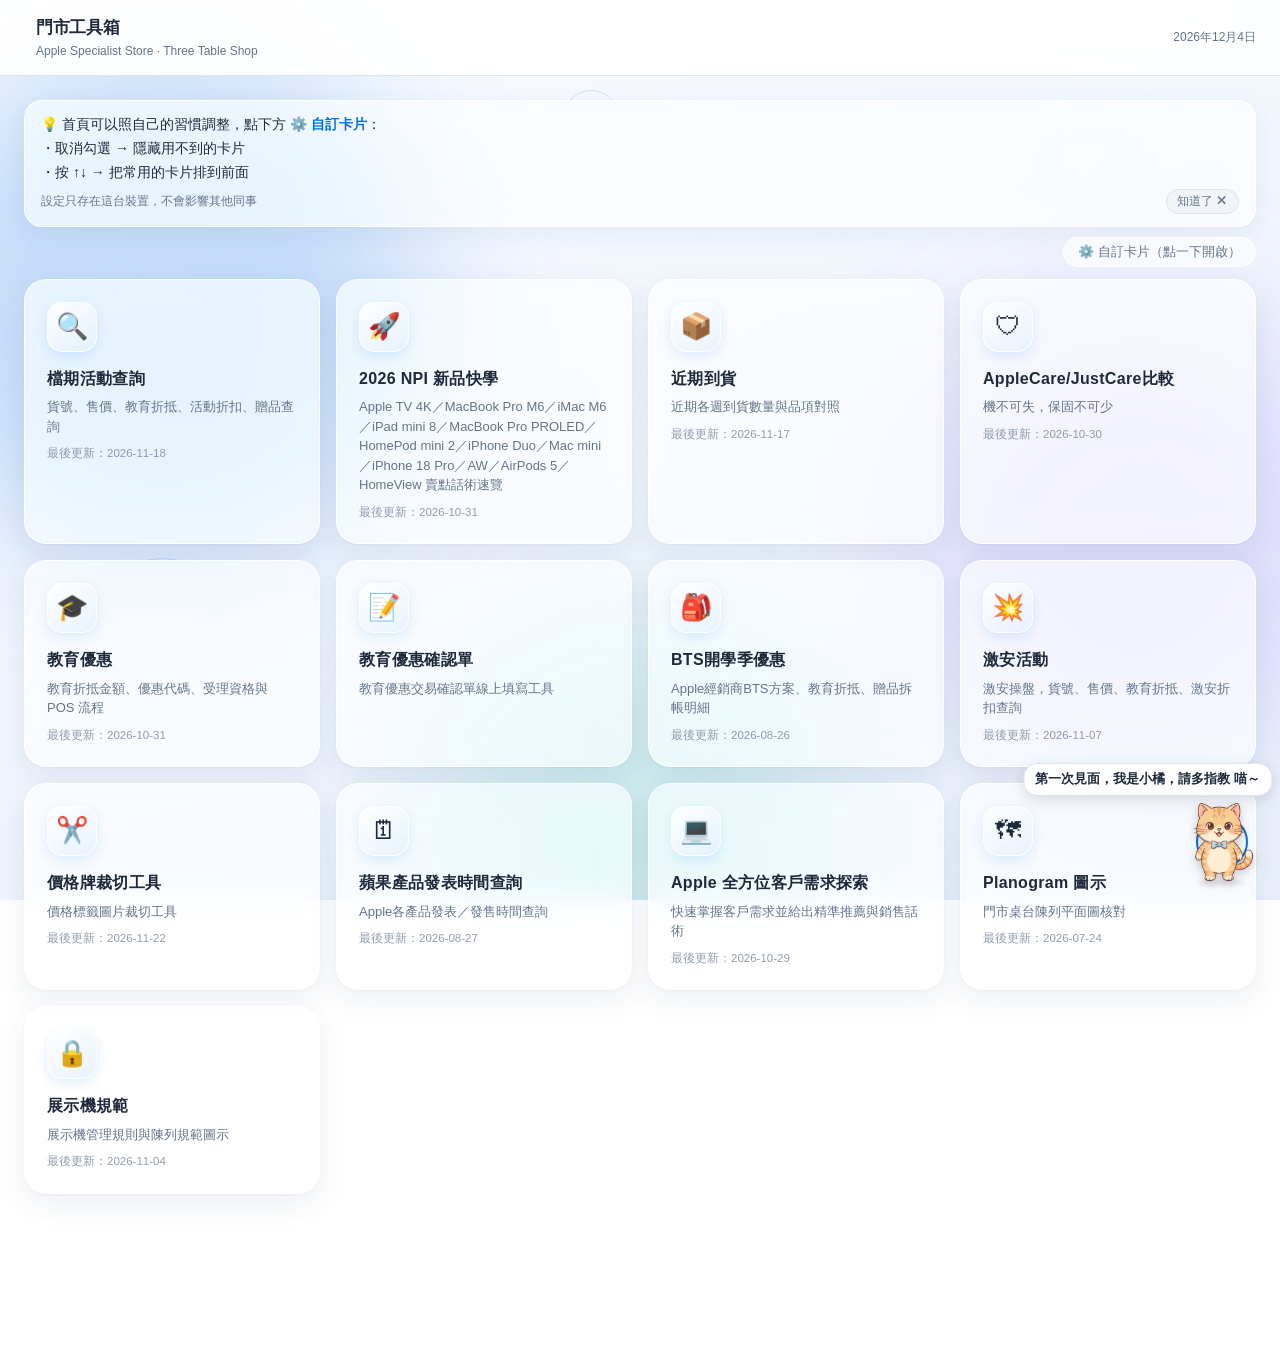
<file: index.html>
<!DOCTYPE html>
<html lang="zh-TW">
<head>
<meta charset="UTF-8">
<meta name="viewport" content="width=device-width, initial-scale=1.0">
<title>門市工具箱</title>
<link rel="stylesheet" href="shared/style.css">
<style>
.cc-tip{background:var(--white);border-radius:14px;padding:12px 16px;box-shadow:0 1px 4px rgba(0,0,0,.06);margin-bottom:10px;font-size:14px;line-height:1.7}
.cc-tip b{color:var(--blue);white-space:nowrap}
.cc-tip-foot{display:flex;justify-content:space-between;align-items:center;gap:10px;margin-top:4px}
.cc-tip-close{flex-shrink:0;border:1.5px solid var(--border);background:var(--light);border-radius:14px;padding:3px 10px;font-size:12px;color:var(--gray);cursor:pointer}
.cc-bar{display:flex;justify-content:flex-end;margin-bottom:12px}
.cc-btn{border:1.5px solid var(--border);background:var(--white);color:var(--gray);border-radius:20px;padding:5px 14px;font-size:13px;cursor:pointer}
.cc-btn:hover{border-color:var(--blue);color:var(--blue)}
.cc-panel{display:none;background:var(--white);border-radius:14px;padding:16px 20px;box-shadow:0 1px 4px rgba(0,0,0,.06);margin-bottom:14px}
.cc-panel.open{display:block}
.cc-list{display:flex;flex-direction:column;gap:2px;margin:10px 0 14px;max-width:480px}
.cc-row{display:flex;align-items:center;gap:6px;padding:4px 0;border-bottom:1px solid var(--border)}
.cc-row label{flex:1;display:flex;align-items:center;gap:8px;font-size:14px;cursor:pointer}
.cc-mv{border:1.5px solid var(--border);background:var(--white);border-radius:8px;width:34px;height:30px;font-size:14px;cursor:pointer;color:var(--gray)}
.cc-mv:disabled{opacity:.3;cursor:default}
.cc-actions{display:flex;gap:10px;align-items:center;flex-wrap:wrap}
.cc-actions button{border:1.5px solid var(--border);background:var(--light);border-radius:8px;padding:5px 14px;font-size:13px;cursor:pointer}
.cc-actions .cc-reset{color:var(--red);border-color:var(--red)}
.cc-note{font-size:12px;color:var(--gray)}
.entry-card{position:relative}
.new-badge{position:absolute;top:14px;right:14px;padding:1px 7px;border-radius:10px;background:var(--red);color:#fff;font-size:11px;font-weight:700}
/* 首頁背景：柔和光暈＋細線幾何（只套用在首頁，不影響其他頁） */
body{background:linear-gradient(160deg,#f8faff,#e9f0fb) fixed}
.bg-deco{position:fixed;inset:0;z-index:-1;pointer-events:none;overflow:hidden}
.bg-deco .blob{position:absolute;border-radius:50%;filter:blur(70px);will-change:transform;animation:bgBlob 26s ease-in-out infinite alternate}
.bg-deco .b1{width:58vmin;height:58vmin;left:-8%;top:4%;background:rgba(0,113,227,.2)}
.bg-deco .b2{width:50vmin;height:50vmin;right:-6%;top:34%;background:rgba(150,120,255,.18);animation-duration:32s;animation-delay:-9s}
.bg-deco .b3{width:44vmin;height:44vmin;left:34%;bottom:-14%;background:rgba(60,200,170,.18);animation-duration:29s;animation-delay:-15s}
@keyframes bgBlob{from{transform:translate(0,0) scale(1)}to{transform:translate(6vmin,-5vmin) scale(1.12)}}
.bg-deco .shape{position:absolute;border:1.5px solid rgba(0,113,227,.16);animation:bgFloat 11s ease-in-out infinite alternate}
.bg-deco .sh1{width:120px;height:120px;border-radius:50%;left:8%;top:62%}
.bg-deco .sh2{width:78px;height:78px;border-radius:22%;right:12%;top:14%;animation-duration:9s;animation-delay:-4s}
.bg-deco .sh3{width:150px;height:150px;border-radius:22%;right:6%;bottom:8%;animation-duration:13s;animation-delay:-7s}
.bg-deco .sh4{width:56px;height:56px;border-radius:50%;left:44%;top:10%;animation-duration:8s;animation-delay:-2s}
@keyframes bgFloat{from{transform:translateY(-12px) rotate(-6deg)}to{transform:translateY(12px) rotate(6deg)}}
@media (prefers-reduced-motion:reduce){.bg-deco .blob,.bg-deco .shape{animation:none}}
@media print{.bg-deco{display:none}}
/* 首頁卡片：霧面玻璃質感（手機退回輕量版，維持捲動順暢） */
.entry-card{background:rgba(255,255,255,.66);-webkit-backdrop-filter:blur(14px) saturate(170%);backdrop-filter:blur(14px) saturate(170%);border:1px solid rgba(255,255,255,.9);border-radius:22px;box-shadow:0 10px 30px rgba(30,60,120,.08),0 1px 3px rgba(30,60,120,.05);transition:transform .2s,box-shadow .2s,background .2s,border-color .2s}
@media (hover:hover){.entry-card:hover{background:rgba(255,255,255,.84);border-color:rgba(0,113,227,.35);transform:translateY(-3px);box-shadow:0 16px 38px rgba(0,113,227,.14),0 2px 6px rgba(30,60,120,.06)}}
.entry-card:active{transform:translateY(-1px) scale(.99)}
.entry-icon{width:50px;height:50px;display:grid;place-items:center;font-size:26px;margin-bottom:14px;border-radius:15px;background:linear-gradient(145deg,rgba(255,255,255,.95),rgba(225,238,255,.75));box-shadow:inset 0 0 0 1px rgba(255,255,255,.9),0 4px 12px rgba(0,113,227,.12)}
.entry-title{letter-spacing:.02em}
.entry-date{opacity:.7}
.cc-tip,.cc-panel{background:rgba(255,255,255,.66);-webkit-backdrop-filter:blur(14px) saturate(170%);backdrop-filter:blur(14px) saturate(170%);border:1px solid rgba(255,255,255,.9);border-radius:18px;box-shadow:0 8px 24px rgba(30,60,120,.06)}
.cc-btn{background:rgba(255,255,255,.66);-webkit-backdrop-filter:blur(10px);backdrop-filter:blur(10px);border-color:rgba(255,255,255,.9)}
.new-badge{box-shadow:0 2px 8px rgba(225,29,72,.3)}
@media (max-width:700px){
  .entry-card,.cc-tip,.cc-panel,.cc-btn{-webkit-backdrop-filter:none;backdrop-filter:none;background:rgba(255,255,255,.92)}
  .bg-deco .blob,.bg-deco .shape{animation:none}
}
</style>
</head>
<body>

<div class="bg-deco" aria-hidden="true"><i class="blob b1"></i><i class="blob b2"></i><i class="blob b3"></i><i class="shape sh1"></i><i class="shape sh2"></i><i class="shape sh3"></i><i class="shape sh4"></i></div>

<div class="hdr">
  <div class="hdr-left">
    <span class="hdr-logo"></span>
    <div>
      <div class="hdr-title">門市工具箱</div>
      <div class="hdr-sub">Apple Specialist Store · Three Table Shop</div>
    </div>
  </div>
  <span class="hdr-date" id="today-date"></span>
</div>

<div class="main">
  <div class="cc-tip" id="cc-tip">💡 首頁可以照自己的習慣調整，點下方 <b>⚙️ 自訂卡片</b>：<br>・取消勾選 → 隱藏用不到的卡片<br>・按 ↑↓ → 把常用的卡片排到前面<div class="cc-tip-foot"><span class="cc-note">設定只存在這台裝置，不會影響其他同事</span><button type="button" class="cc-tip-close" id="cc-tip-close" aria-label="關閉說明，之後不再顯示">知道了 ✕</button></div></div>
  <div class="cc-bar"><button class="cc-btn" id="cc-toggle" type="button" aria-expanded="false" aria-controls="cc-panel">⚙️ 自訂卡片（點一下開啟）</button></div>
  <div class="cc-panel" id="cc-panel">
    <strong>選擇要顯示的卡片・用 ↑↓ 調整順序</strong>
    <div class="cc-list" id="cc-list"></div>
    <div class="cc-actions">
      <button type="button" class="cc-reset" id="cc-reset">↩ 還原預設（全部顯示＋原始順序）</button>
      <span class="cc-note">設定只存在這台裝置的瀏覽器，不影響其他同事</span>
    </div>
  </div>
  <div class="entry-grid">
    <a class="entry-card" href="search.html">
      <div class="entry-icon">🔍</div>
      <div class="entry-title">檔期活動查詢</div>
      <div class="entry-desc">貨號、售價、教育折抵、活動折扣、贈品查詢</div>
      <div class="entry-date">最後更新：2026-11-18</div>
    </a>
    <a class="entry-card" href="npi.html">
      <div class="entry-icon">🚀</div>
      <div class="entry-title">2026 NPI 新品快學</div>
      <div class="entry-desc" id="npi-desc">HomePod mini 2／MacBook Pro M6／iMac M6／iPad mini 8／MacBook Pro PROLED／Apple TV 4K 等新品賣點話術速覽</div>
      <div class="entry-date">最後更新：2026-10-31</div>
    </a>
    <!-- 優惠活動入口已隱藏（內容已整合進檔期活動查詢），activity.html 與資料保留；要恢復把下面註解拿掉
    <a class="entry-card" href="activity.html">
      <div class="entry-icon">🏷</div>
      <div class="entry-title">優惠活動</div>
      <div class="entry-desc">目前檔期促銷活動、現折金額、贈品明細</div>
      <div class="entry-date">最後更新：2026-10-31</div>
    </a>
    -->
    <a class="entry-card" href="arrivals.html">
      <div class="entry-icon">📦</div>
      <div class="entry-title">近期到貨</div>
      <div class="entry-desc">近期各週到貨數量與品項對照</div>
      <div class="entry-date">最後更新：2026-11-17</div>
    </a>
    <a class="entry-card" href="https://magicbrian1206-maker.github.io/applecare/" target="_blank" rel="noopener">
      <div class="entry-icon">🛡</div>
      <div class="entry-title">AppleCare/JustCare比較</div>
      <div class="entry-desc">機不可失，保固不可少</div>
      <div class="entry-date">最後更新：2026-10-17</div>
    </a>
    <a class="entry-card" href="edu.html">
      <div class="entry-icon">🎓</div>
      <div class="entry-title">教育優惠</div>
      <div class="entry-desc">教育折抵金額、優惠代碼、受理資格與 POS 流程</div>
      <div class="entry-date">最後更新：2026-10-31</div>
    </a>
    <a class="entry-card" href="https://edu-form.daisy0214yeh.workers.dev" target="_blank" rel="noopener">
      <div class="entry-icon">📝</div>
      <div class="entry-title">教育優惠確認單</div>
      <div class="entry-desc">教育優惠交易確認單線上填寫工具</div>
    </a>
    <a class="entry-card" href="bts.html">
      <div class="entry-icon">🎒</div>
      <div class="entry-title">BTS開學季優惠</div>
      <div class="entry-desc">Apple經銷商BTS方案、教育折抵、贈品拆帳明細</div>
      <div class="entry-date">最後更新：2026-08-26</div>
    </a>
    <a class="entry-card" href="jiaan.html">
      <div class="entry-icon">💥</div>
      <div class="entry-title">激安活動</div>
      <div class="entry-desc">激安操盤，貨號、售價、教育折抵、激安折扣查詢</div>
      <div class="entry-date">最後更新：2026-10-31</div>
    </a>
    <a class="entry-card" href="https://z0910861851.github.io/price-tag-crop/" target="_blank" rel="noopener">
      <div class="entry-icon">✂️</div>
      <div class="entry-title">價格牌裁切工具</div>
      <div class="entry-desc">價格標籤圖片裁切工具</div>
      <div class="entry-date">最後更新：2026-10-14</div>
    </a>
    <a class="entry-card" href="https://muska126-gif.github.io/Apple-Product-Release-Tool/" target="_blank" rel="noopener">
      <div class="entry-icon">🗓</div>
      <div class="entry-title">蘋果產品發表時間查詢</div>
      <div class="entry-desc">Apple各產品發表／發售時間查詢</div>
      <div class="entry-date">最後更新：2026-08-27</div>
    </a>
    <a class="entry-card" href="https://muska126-gif.github.io/mac-sales-advisor/" target="_blank" rel="noopener">
      <div class="entry-icon">💻</div>
      <div class="entry-title">Apple 全方位客戶需求探索</div>
      <div class="entry-desc">快速掌握客戶需求並給出精準推薦與銷售話術</div>
      <div class="entry-date">最後更新：2026-10-16</div>
    </a>
    <a class="entry-card" href="planogram.html">
      <div class="entry-icon">🗺</div>
      <div class="entry-title">Planogram 圖示</div>
      <div class="entry-desc">門市桌台陳列平面圖核對</div>
      <div class="entry-date">最後更新：2026-11-04</div>
    </a>
    <a class="entry-card" href="security.html">
      <div class="entry-icon">🔒</div>
      <div class="entry-title">展示機規範</div>
      <div class="entry-desc">展示機管理規則與陳列規範圖示</div>
      <div class="entry-date">最後更新：2026-09-16</div>
    </a>
  </div>
</div>

<script src="shared/npi-timeline.js?v=20261029"></script>
<script>
// 新品快學卡片說明：依 shared/npi-timeline.js 的發售順序，只列還沒發售的（全部都已發售就列全部；讀不到就沿用上面寫死的文字）
try {
  var npiEl = document.getElementById('npi-desc');
  if (npiEl && typeof npiSortedTimeline === 'function')
    (function(){
      var all = npiSortedTimeline();
      var soon = all.filter(function(t){ return t.launch && npiStatus(t).text !== '已發售'; });  // 只列還沒發售的
      var list = soon.length ? soon : all;
      npiEl.textContent = list.map(function(t){ return t.short || t.name; }).join('／') + (soon.length ? ' 等新品賣點話術速覽' : ' 賣點話術速覽');
    })();
} catch(e) {}
document.getElementById('today-date').textContent =
  new Date().toLocaleDateString('zh-TW', {year:'numeric', month:'long', day:'numeric'});

// ── 卡片開關＋排序（localStorage，key = 卡片連結；存「隱藏清單」與「自訂順序」，新增卡片預設顯示、排在最後）──
(function(){
  var HKEY='toolbox-hidden-cards',OKEY='toolbox-card-order';
  var grid=document.querySelector('.entry-grid');
  var cards=[].slice.call(grid.querySelectorAll('.entry-card'));
  function load(k){try{return JSON.parse(localStorage.getItem(k))||[]}catch(e){return []}}
  function save(k,a){try{a.length?localStorage.setItem(k,JSON.stringify(a)):localStorage.removeItem(k)}catch(e){}}
  function id(c){return c.getAttribute('href')}
  function byId(x){for(var i=0;i<cards.length;i++)if(id(cards[i])===x)return cards[i]}
  // 目前順序：有存過的照存的（已下架的略過），其餘（含新卡片）照原始順序接在後面
  function ordered(){
    var saved=load(OKEY),out=[];
    if(saved.length){saved.forEach(function(x){var c=byId(x);if(c&&out.indexOf(c)<0)out.push(c)})}
    cards.forEach(function(c){if(out.indexOf(c)<0)out.push(c)});
    return out;
  }
  var list=document.getElementById('cc-list');
  function move(x,d){
    var o=ordered().map(id),i=o.indexOf(x),j=i+d;
    if(i<0||j<0||j>=o.length)return;
    o[i]=o[j];o[j]=x;save(OKEY,o);apply();
  }
  function apply(){
    var h=load(HKEY),o=ordered();
    list.innerHTML='';
    o.forEach(function(c,i){
      grid.appendChild(c);
      c.style.display=h.indexOf(id(c))>-1?'none':'';
      var row=document.createElement('div'),l=document.createElement('label'),cb=document.createElement('input');
      row.className='cc-row';cb.type='checkbox';cb.value=id(c);cb.checked=h.indexOf(id(c))<0;
      cb.onchange=function(){
        var hh=load(HKEY).filter(function(x){return x!==cb.value});
        if(!cb.checked)hh.push(cb.value);
        save(HKEY,hh);apply();
      };
      l.appendChild(cb);
      l.appendChild(document.createTextNode(c.querySelector('.entry-icon').textContent+' '+c.querySelector('.entry-title').textContent));
      row.appendChild(l);
      [['↑',-1],['↓',1]].forEach(function(b){
        var btn=document.createElement('button');
        btn.type='button';btn.className='cc-mv';btn.textContent=b[0];
        btn.setAttribute('aria-label',(b[1]<0?'上移 ':'下移 ')+c.querySelector('.entry-title').textContent);
        btn.disabled=(b[1]<0&&i===0)||(b[1]>0&&i===o.length-1);
        btn.onclick=function(){move(id(c),b[1])};
        row.appendChild(btn);
      });
      list.appendChild(row);
    });
  }
  document.getElementById('cc-toggle').onclick=function(){
    var open=document.getElementById('cc-panel').classList.toggle('open');
    this.textContent=open?'⚙️ 自訂卡片（再點一下收起）':'⚙️ 自訂卡片（點一下開啟）';
    this.setAttribute('aria-expanded',open);
  };
  // 說明區塊：按「知道了 ✕」後這台裝置不再顯示；按「還原預設」會再出現
  var TKEY='toolbox-tip-dismissed',tip=document.getElementById('cc-tip');
  function tipSeen(){try{return localStorage.getItem(TKEY)==='1'}catch(e){return false}}
  if(tipSeen())tip.style.display='none';
  document.getElementById('cc-tip-close').onclick=function(){try{localStorage.setItem(TKEY,'1')}catch(e){}tip.style.display='none'};
  document.getElementById('cc-reset').onclick=function(){save(HKEY,[]);save(OKEY,[]);try{localStorage.removeItem(TKEY)}catch(e){}tip.style.display='';apply()};
  apply();
})();
// ── 卡片「最後更新」日期＋「新更新」標記：讀 updates.json（由 GitHub Action 自動產生）；讀不到就沿用卡片上寫的日期 ──
fetch('updates.json',{cache:'no-cache'}).then(function(r){return r.ok?r.json():{}}).then(function(u){
  var NEW_DAYS=3,now=new Date();now.setHours(0,0,0,0);
  document.querySelectorAll('.entry-card').forEach(function(c){
    var d=u[c.getAttribute('href')];if(!d)return;
    var el=c.querySelector('.entry-date');
    if(!el){el=document.createElement('div');el.className='entry-date';c.appendChild(el)}
    el.textContent='最後更新：'+d;
    var days=(now-new Date(d+'T00:00:00'))/864e5;
    if(days<=NEW_DAYS){var b=document.createElement('span');b.className='new-badge';b.textContent='新更新';c.appendChild(b)}
  });
}).catch(function(){});
// ── 首頁瀏覽統計（同一分頁只算一次；只送卡片連結與名稱，用來算點擊率與列出零點擊卡片）──
(function(){
  if(!navigator.sendBeacon)return;
  try{if(sessionStorage.getItem('toolbox-view'))return;sessionStorage.setItem('toolbox-view','1')}catch(e){}
  var l=[].map.call(document.querySelectorAll('.entry-card'),function(c){return {c:c.getAttribute('href'),t:c.querySelector('.entry-title').textContent}});
  try{navigator.sendBeacon('https://store-click-stats.tksqftksqf.workers.dev/view',JSON.stringify({cards:l}))}catch(err){}
})();
// ── 卡片點擊統計（只送卡片連結與名稱，不含任何個資）──
document.querySelector('.entry-grid').addEventListener('click',function(e){
  var c=e.target.closest('.entry-card');
  if(!c||!navigator.sendBeacon)return;
  try{navigator.sendBeacon('https://store-click-stats.tksqftksqf.workers.dev/hit',JSON.stringify({c:c.getAttribute('href'),t:c.querySelector('.entry-title').textContent}))}catch(err){}
});
</script>
<script src="shared/pet.js?v=20261128i"></script>
</body>
</html>
</file>
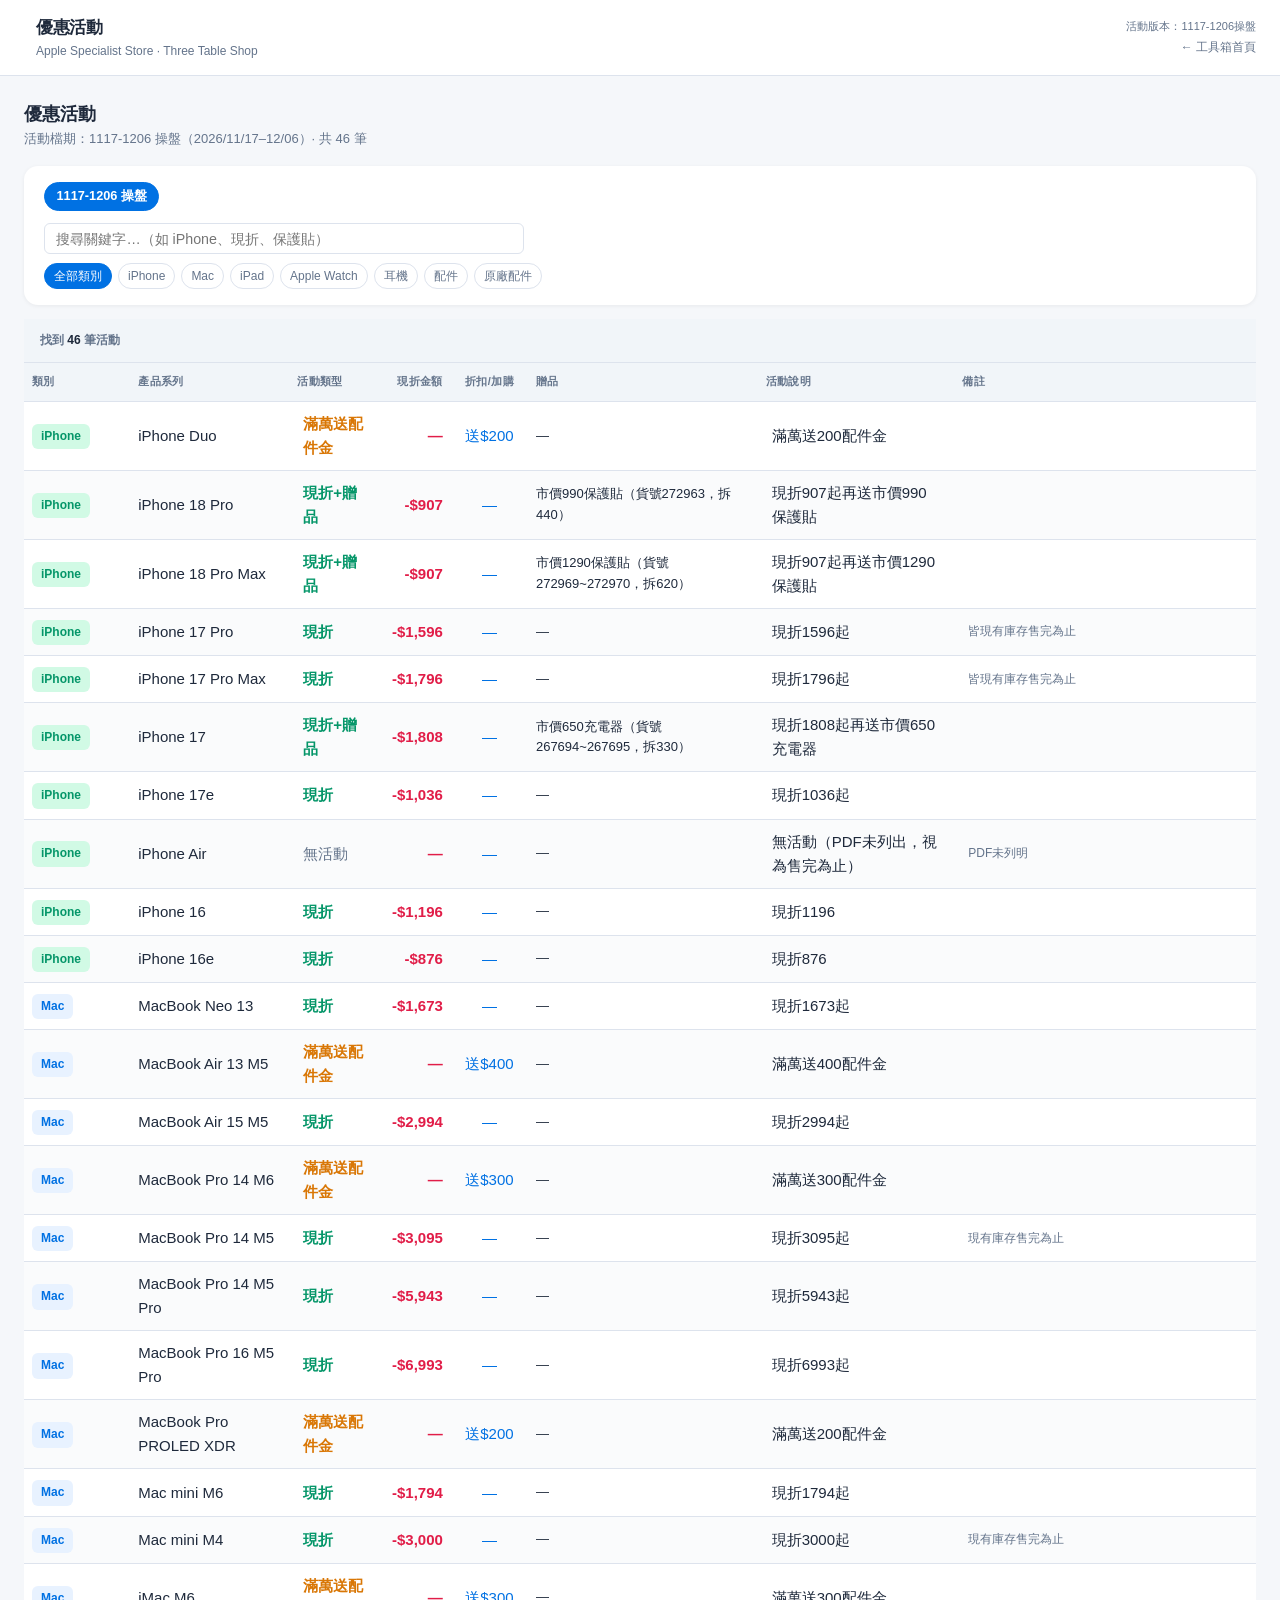
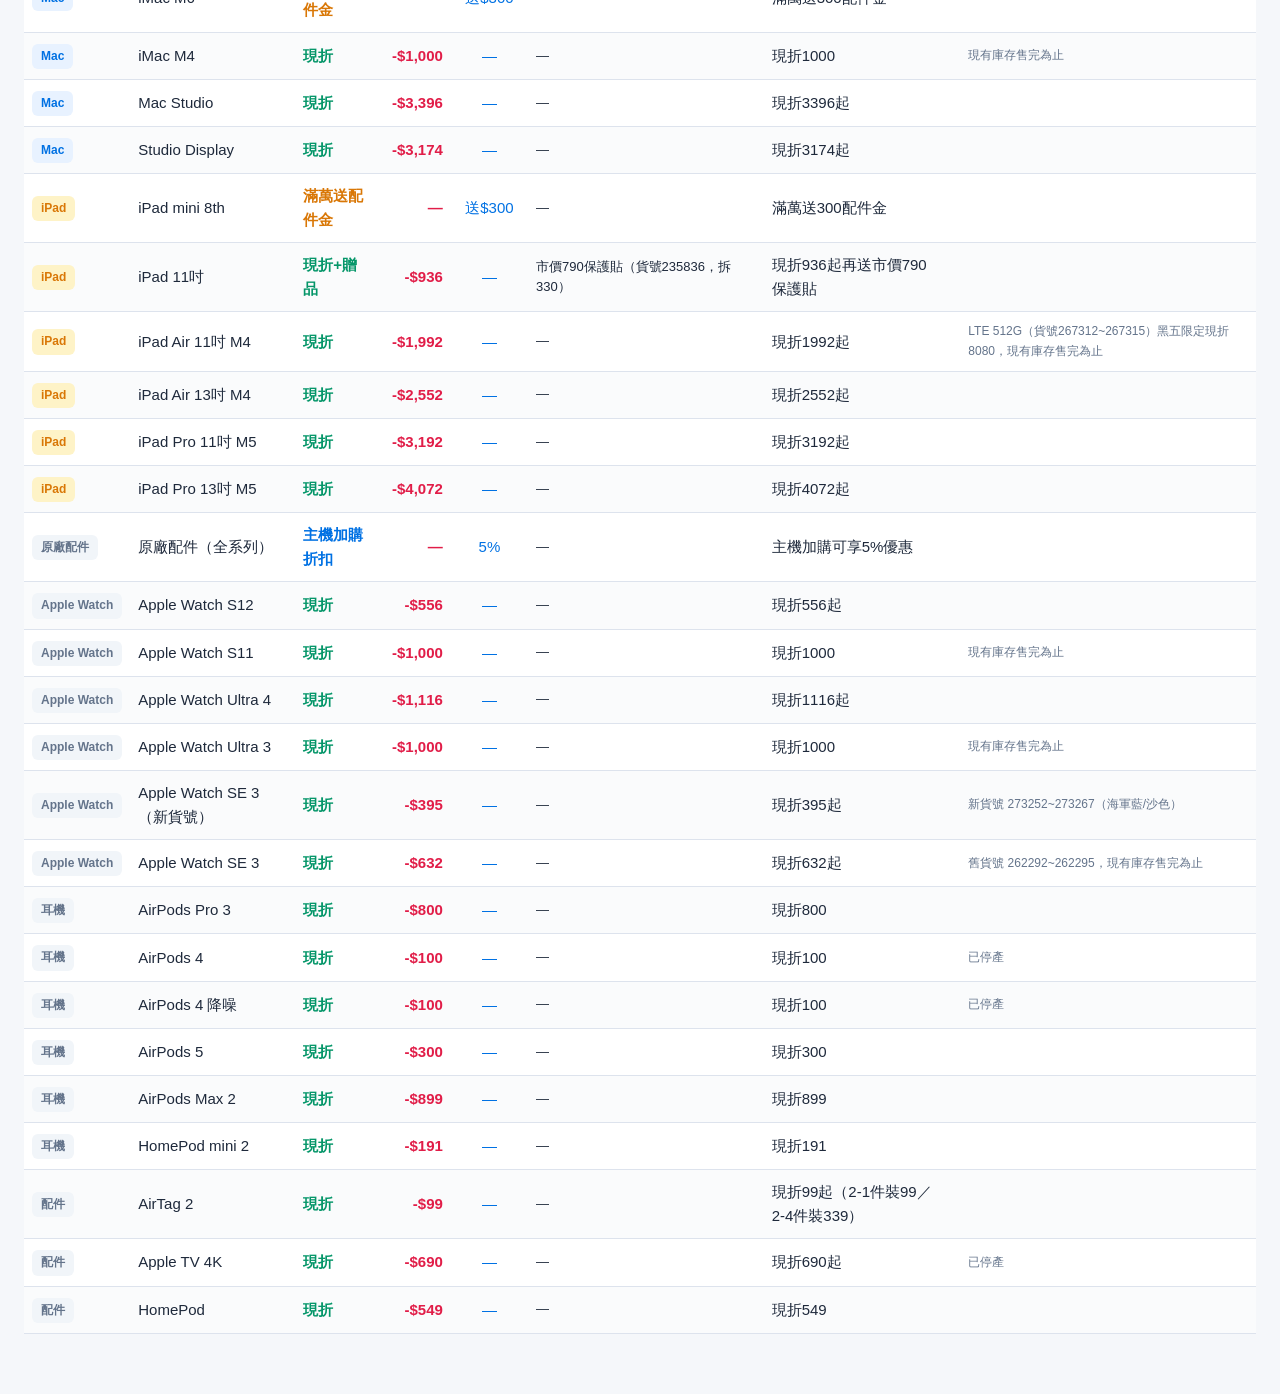
<file: activity.html>
<!DOCTYPE html>
<html lang="zh-TW">
<head>
<meta charset="UTF-8">
<meta name="viewport" content="width=device-width, initial-scale=1.0">
<title>優惠活動</title>
<link rel="stylesheet" href="shared/style.css">
<style>
@keyframes actIn{from{opacity:0;transform:translateY(6px)}to{opacity:1;transform:none}}
.act-in{animation:actIn .25s ease-out}
@media (prefers-reduced-motion:reduce){.act-in{animation:none}}
</style>
</head>
<body>

<div class="hdr">
  <div class="hdr-left">
    <span class="hdr-logo"></span>
    <div>
      <div class="hdr-title">優惠活動</div>
      <div class="hdr-sub">Apple Specialist Store · Three Table Shop</div>
    </div>
  </div>
  <div class="hdr-right">
    <div class="hdr-updated" id="activity-updated"></div>
    <a href="index.html" class="hdr-date" style="text-decoration:none">← 工具箱首頁</a>
  </div>
</div>

<div class="main" id="mc"></div>

<script>
let activityQuery = '';
let activityCat = 'all';
let activityPeriod = 'A';

const ACTIVITY_VERSION = '1117-1206操盤';
document.getElementById('activity-updated').textContent = '活動版本：' + ACTIVITY_VERSION;

const ACTIVITY_PERIODS = [
  {key:'A', label:'1117-1206 操盤', range:'2026/11/17–12/06'},
];

const ACTIVITY_ITEMS = [
  // ══ 1117-1206 操盤（period A）══
  {period:'A', cat:'iPhone', series:'iPhone Duo', type:'滿萬送配件金', discount:null, pct:null, giftAmt:200, gift:null, desc:'滿萬送200配件金', note:null},
  {period:'A', cat:'iPhone', series:'iPhone 18 Pro', type:'現折+贈品', discount:907, pct:null, giftAmt:null, gift:'市價990保護貼（貨號272963，拆440）', desc:'現折907起再送市價990保護貼', note:null},
  {period:'A', cat:'iPhone', series:'iPhone 18 Pro Max', type:'現折+贈品', discount:907, pct:null, giftAmt:null, gift:'市價1290保護貼（貨號272969~272970，拆620）', desc:'現折907起再送市價1290保護貼', note:null},
  {period:'A', cat:'iPhone', series:'iPhone 17 Pro', type:'現折', discount:1596, pct:null, giftAmt:null, gift:null, desc:'現折1596起', note:'皆現有庫存售完為止'},
  {period:'A', cat:'iPhone', series:'iPhone 17 Pro Max', type:'現折', discount:1796, pct:null, giftAmt:null, gift:null, desc:'現折1796起', note:'皆現有庫存售完為止'},
  {period:'A', cat:'iPhone', series:'iPhone 17', type:'現折+贈品', discount:1808, pct:null, giftAmt:null, gift:'市價650充電器（貨號267694~267695，拆330）', desc:'現折1808起再送市價650充電器', note:null},
  {period:'A', cat:'iPhone', series:'iPhone 17e', type:'現折', discount:1036, pct:null, giftAmt:null, gift:null, desc:'現折1036起', note:null},
  {period:'A', cat:'iPhone', series:'iPhone Air', type:'無活動', discount:null, pct:null, giftAmt:null, gift:null, desc:'無活動（PDF未列出，視為售完為止）', note:'PDF未列明'},
  {period:'A', cat:'iPhone', series:'iPhone 16', type:'現折', discount:1196, pct:null, giftAmt:null, gift:null, desc:'現折1196', note:null},
  {period:'A', cat:'iPhone', series:'iPhone 16e', type:'現折', discount:876, pct:null, giftAmt:null, gift:null, desc:'現折876', note:null},
  {period:'A', cat:'Mac', series:'MacBook Neo 13', type:'現折', discount:1673, pct:null, giftAmt:null, gift:null, desc:'現折1673起', note:null},
  {period:'A', cat:'Mac', series:'MacBook Air 13 M5', type:'滿萬送配件金', discount:null, pct:null, giftAmt:400, gift:null, desc:'滿萬送400配件金', note:null},
  {period:'A', cat:'Mac', series:'MacBook Air 15 M5', type:'現折', discount:2994, pct:null, giftAmt:null, gift:null, desc:'現折2994起', note:null},
  {period:'A', cat:'Mac', series:'MacBook Pro 14 M6', type:'滿萬送配件金', discount:null, pct:null, giftAmt:300, gift:null, desc:'滿萬送300配件金', note:null},
  {period:'A', cat:'Mac', series:'MacBook Pro 14 M5', type:'現折', discount:3095, pct:null, giftAmt:null, gift:null, desc:'現折3095起', note:'現有庫存售完為止'},
  {period:'A', cat:'Mac', series:'MacBook Pro 14 M5 Pro', type:'現折', discount:5943, pct:null, giftAmt:null, gift:null, desc:'現折5943起', note:null},
  {period:'A', cat:'Mac', series:'MacBook Pro 16 M5 Pro', type:'現折', discount:6993, pct:null, giftAmt:null, gift:null, desc:'現折6993起', note:null},
  {period:'A', cat:'Mac', series:'MacBook Pro PROLED XDR', type:'滿萬送配件金', discount:null, pct:null, giftAmt:200, gift:null, desc:'滿萬送200配件金', note:null},
  {period:'A', cat:'Mac', series:'Mac mini M6', type:'現折', discount:1794, pct:null, giftAmt:null, gift:null, desc:'現折1794起', note:null},
  {period:'A', cat:'Mac', series:'Mac mini M4', type:'現折', discount:3000, pct:null, giftAmt:null, gift:null, desc:'現折3000起', note:'現有庫存售完為止'},
  {period:'A', cat:'Mac', series:'iMac M6', type:'滿萬送配件金', discount:null, pct:null, giftAmt:300, gift:null, desc:'滿萬送300配件金', note:null},
  {period:'A', cat:'Mac', series:'iMac M4', type:'現折', discount:1000, pct:null, giftAmt:null, gift:null, desc:'現折1000', note:'現有庫存售完為止'},
  {period:'A', cat:'Mac', series:'Mac Studio', type:'現折', discount:3396, pct:null, giftAmt:null, gift:null, desc:'現折3396起', note:null},
  {period:'A', cat:'Mac', series:'Studio Display', type:'現折', discount:3174, pct:null, giftAmt:null, gift:null, desc:'現折3174起', note:null},
  {period:'A', cat:'iPad', series:'iPad mini 8th', type:'滿萬送配件金', discount:null, pct:null, giftAmt:300, gift:null, desc:'滿萬送300配件金', note:null},
  {period:'A', cat:'iPad', series:'iPad 11吋', type:'現折+贈品', discount:936, pct:null, giftAmt:null, gift:'市價790保護貼（貨號235836，拆330）', desc:'現折936起再送市價790保護貼', note:null},
  {period:'A', cat:'iPad', series:'iPad Air 11吋 M4', type:'現折', discount:1992, pct:null, giftAmt:null, gift:null, desc:'現折1992起', note:'LTE 512G（貨號267312~267315）黑五限定現折8080，現有庫存售完為止'},
  {period:'A', cat:'iPad', series:'iPad Air 13吋 M4', type:'現折', discount:2552, pct:null, giftAmt:null, gift:null, desc:'現折2552起', note:null},
  {period:'A', cat:'iPad', series:'iPad Pro 11吋 M5', type:'現折', discount:3192, pct:null, giftAmt:null, gift:null, desc:'現折3192起', note:null},
  {period:'A', cat:'iPad', series:'iPad Pro 13吋 M5', type:'現折', discount:4072, pct:null, giftAmt:null, gift:null, desc:'現折4072起', note:null},
  {period:'A', cat:'原廠配件', series:'原廠配件（全系列）', type:'主機加購折扣', discount:null, pct:'5%', giftAmt:null, gift:null, desc:'主機加購可享5%優惠', note:null},
  {period:'A', cat:'Apple Watch', series:'Apple Watch S12', type:'現折', discount:556, pct:null, giftAmt:null, gift:null, desc:'現折556起', note:null},
  {period:'A', cat:'Apple Watch', series:'Apple Watch S11', type:'現折', discount:1000, pct:null, giftAmt:null, gift:null, desc:'現折1000', note:'現有庫存售完為止'},
  {period:'A', cat:'Apple Watch', series:'Apple Watch Ultra 4', type:'現折', discount:1116, pct:null, giftAmt:null, gift:null, desc:'現折1116起', note:null},
  {period:'A', cat:'Apple Watch', series:'Apple Watch Ultra 3', type:'現折', discount:1000, pct:null, giftAmt:null, gift:null, desc:'現折1000', note:'現有庫存售完為止'},
  {period:'A', cat:'Apple Watch', series:'Apple Watch SE 3（新貨號）', type:'現折', discount:395, pct:null, giftAmt:null, gift:null, desc:'現折395起', note:'新貨號 273252~273267（海軍藍/沙色）'},
  {period:'A', cat:'Apple Watch', series:'Apple Watch SE 3', type:'現折', discount:632, pct:null, giftAmt:null, gift:null, desc:'現折632起', note:'舊貨號 262292~262295，現有庫存售完為止'},
  {period:'A', cat:'耳機', series:'AirPods Pro 3', type:'現折', discount:800, pct:null, giftAmt:null, gift:null, desc:'現折800', note:null},
  {period:'A', cat:'耳機', series:'AirPods 4', type:'現折', discount:100, pct:null, giftAmt:null, gift:null, desc:'現折100', note:'已停產'},
  {period:'A', cat:'耳機', series:'AirPods 4 降噪', type:'現折', discount:100, pct:null, giftAmt:null, gift:null, desc:'現折100', note:'已停產'},
  {period:'A', cat:'耳機', series:'AirPods 5', type:'現折', discount:300, pct:null, giftAmt:null, gift:null, desc:'現折300', note:null},
  {period:'A', cat:'耳機', series:'AirPods Max 2', type:'現折', discount:899, pct:null, giftAmt:null, gift:null, desc:'現折899', note:null},
  {period:'A', cat:'耳機', series:'HomePod mini 2', type:'現折', discount:191, pct:null, giftAmt:null, gift:null, desc:'現折191', note:null},
  {period:'A', cat:'配件', series:'AirTag 2', type:'現折', discount:99, pct:null, giftAmt:null, gift:null, desc:'現折99起（2-1件裝99／2-4件裝339）', note:null},
  {period:'A', cat:'配件', series:'Apple TV 4K', type:'現折', discount:690, pct:null, giftAmt:null, gift:null, desc:'現折690起', note:'已停產'},
  {period:'A', cat:'配件', series:'HomePod', type:'現折', discount:549, pct:null, giftAmt:null, gift:null, desc:'現折549', note:null},
];
function updateActivityResults(){
  const q = activityQuery.toLowerCase();
  const filtered = ACTIVITY_ITEMS.filter(a => {
    if(a.period !== activityPeriod) return false;
    if(activityCat !== 'all' && a.cat !== activityCat) return false;
    if(!q) return true;
    return [a.cat, a.series, a.type, a.desc, a.note||'', a.gift||''].some(v => v.toLowerCase().includes(q));
  });
  const catBadge = {
    'iPhone':'badge-green','Mac':'badge-blue','iPad':'badge-orange',
    'Apple Watch':'badge-gray','耳機':'badge-gray','配件':'badge-gray','原廠配件':'badge-gray'
  };
  const typeStyle = t => {
    if(t==='暫無交期'||t==='已售完不接客訂') return 'color:var(--red);font-weight:700';
    if(t==='無活動')   return 'color:var(--gray)';
    if(t==='現折'||t==='現折+贈品') return 'color:var(--green);font-weight:700';
    if(t.startsWith('折扣%')||t==='主機加購折扣') return 'color:var(--blue);font-weight:700';
    if(t==='滿萬送配件金'||t==='送配件金') return 'color:var(--orange);font-weight:700';
    if(t==='降價出清') return 'color:var(--gray);font-weight:700';
    return '';
  };
  const rows = filtered.map((a,i)=>`
    <tr class="search-row" style="border-bottom:1px solid var(--border);background:${i%2===0?'var(--white)':'#fafbfc'}" onmouseover="this.style.background='var(--blue-bg)'" onmouseout="this.style.background='${i%2===0?'var(--white)':'#fafbfc'}'">
      <td data-label="類別" style="padding:10px 8px;white-space:nowrap"><span class="badge ${catBadge[a.cat]||'badge-gray'}">${a.cat}</span></td>
      <td data-label="產品系列" style="padding:10px 8px;font-weight:500">${a.series}</td>
      <td data-label="活動類型" style="padding:10px 14px;${typeStyle(a.type)}">${a.type}</td>
      <td data-label="現折金額" style="padding:10px 8px;text-align:right;font-weight:700;color:var(--red);white-space:nowrap">${a.discount?'-$'+a.discount.toLocaleString():'—'}</td>
      <td data-label="折扣/加購" style="padding:10px 14px;color:var(--blue);text-align:center">${a.pct||(a.giftAmt?'送$'+a.giftAmt:'—')}</td>
      <td data-label="贈品" style="padding:10px 8px;font-size:13px;color:var(--text)">${a.gift||'—'}</td>
      <td data-label="活動說明" style="padding:10px 14px;color:var(--text)">${a.desc}</td>
      <td data-label="備註" style="padding:10px 14px;font-size:12px;color:var(--gray)">${a.note||''}</td>
    </tr>`).join('');
  const el = document.getElementById('activity-results');
  if(!el) return;
  el.innerHTML = filtered.length===0
    ? '<div class="empty">無符合條件的活動</div>'
    : `<div style="padding:12px 16px;background:var(--light);border-bottom:1px solid var(--border);font-size:12px;color:var(--gray);font-weight:600">找到 <span style="color:var(--text)">${filtered.length}</span> 筆活動</div>
    <div class="search-table-wrap" style="overflow-x:auto">
      <table class="search-table" style="width:100%;border-collapse:collapse;font-size:15px">
        <thead>
          <tr style="background:var(--light);border-bottom:1px solid var(--border)">
            <th style="padding:10px 8px;text-align:left;font-weight:700;font-size:11px;color:var(--gray);text-transform:uppercase;letter-spacing:.4px;white-space:nowrap">類別</th>
            <th style="padding:10px 8px;text-align:left;font-weight:700;font-size:11px;color:var(--gray);text-transform:uppercase;letter-spacing:.4px">產品系列</th>
            <th style="padding:10px 8px;text-align:left;font-weight:700;font-size:11px;color:var(--gray);text-transform:uppercase;letter-spacing:.4px;white-space:nowrap">活動類型</th>
            <th style="padding:10px 8px;text-align:right;font-weight:700;font-size:11px;color:var(--gray);text-transform:uppercase;letter-spacing:.4px;white-space:nowrap">現折金額</th>
            <th style="padding:10px 14px;text-align:center;font-weight:700;font-size:11px;color:var(--gray);text-transform:uppercase;letter-spacing:.4px;white-space:nowrap">折扣/加購</th>
            <th style="padding:10px 8px;text-align:left;font-weight:700;font-size:11px;color:var(--gray);text-transform:uppercase;letter-spacing:.4px">贈品</th>
            <th style="padding:10px 8px;text-align:left;font-weight:700;font-size:11px;color:var(--gray);text-transform:uppercase;letter-spacing:.4px">活動說明</th>
            <th style="padding:10px 8px;text-align:left;font-weight:700;font-size:11px;color:var(--gray);text-transform:uppercase;letter-spacing:.4px">備註</th>
          </tr>
        </thead>
        <tbody>${rows}</tbody>
      </table>
    </div>`;
}

function renderActivity(){
  const cats = ['all','iPhone','Mac','iPad','Apple Watch','耳機','配件','原廠配件'];
  const curPeriod = ACTIVITY_PERIODS.find(p=>p.key===activityPeriod);
  document.getElementById('mc').innerHTML = `
    <div class="sec-hdr"><div>
      <div class="sec-title">優惠活動</div>
      <div class="sec-sub">活動檔期：${curPeriod.label}（${curPeriod.range}）· 共 ${ACTIVITY_ITEMS.filter(a=>a.period===activityPeriod).length} 筆</div>
    </div></div>
    <div class="card" style="padding:16px 20px">
      <div style="display:flex;flex-wrap:wrap;gap:.4em;margin-bottom:.8em">
        ${ACTIVITY_PERIODS.map(p=>`<button
          onclick="activityPeriod='${p.key}';renderActivity()"
          style="padding:.4em .9em;font-size:.85em;font-weight:700;border:1.5px solid ${p.key===activityPeriod?'var(--blue)':'var(--border)'};border-radius:20px;background:${p.key===activityPeriod?'var(--blue)':'var(--white)'};color:${p.key===activityPeriod?'#fff':'var(--gray)'};cursor:pointer;white-space:nowrap">
          ${p.label}
        </button>`).join('')}
      </div>
      <input id="act-search" type="text" placeholder="搜尋關鍵字…（如 iPhone、現折、保護貼）"
        style="width:100%;max-width:480px;padding:.45em .8em;border:1px solid var(--border);border-radius:6px;font-size:.95em;box-sizing:border-box;outline:none"
        value="${activityQuery}"
        oninput="activityQuery=this.value;updateActivityResults()">
      <div style="margin-top:.6em;display:flex;flex-wrap:wrap;gap:.4em">
        ${cats.map(c=>`<button
          onclick="activityCat='${c}';document.querySelectorAll('.act-cat-btn').forEach(b=>{b.style.borderColor='var(--border)';b.style.background='var(--white)';b.style.color='var(--gray)'});this.style.borderColor='var(--blue)';this.style.background='var(--blue)';this.style.color='#fff';updateActivityResults()"
          class="act-cat-btn"
          style="padding:.3em .75em;font-size:.8em;border:1px solid ${c===activityCat?'var(--blue)':'var(--border)'};border-radius:20px;background:${c===activityCat?'var(--blue)':'var(--white)'};color:${c===activityCat?'#fff':'var(--gray)'};cursor:pointer;white-space:nowrap">
          ${c==='all'?'全部類別':c}
        </button>`).join('')}
      </div>
    </div>
    <div id="activity-results"></div>`;
  updateActivityResults();
  const _r=document.getElementById('activity-results');
  if(_r){_r.classList.remove('act-in');void _r.offsetWidth;_r.classList.add('act-in')}
}



renderActivity();
</script>
</body>
</html>
</file>
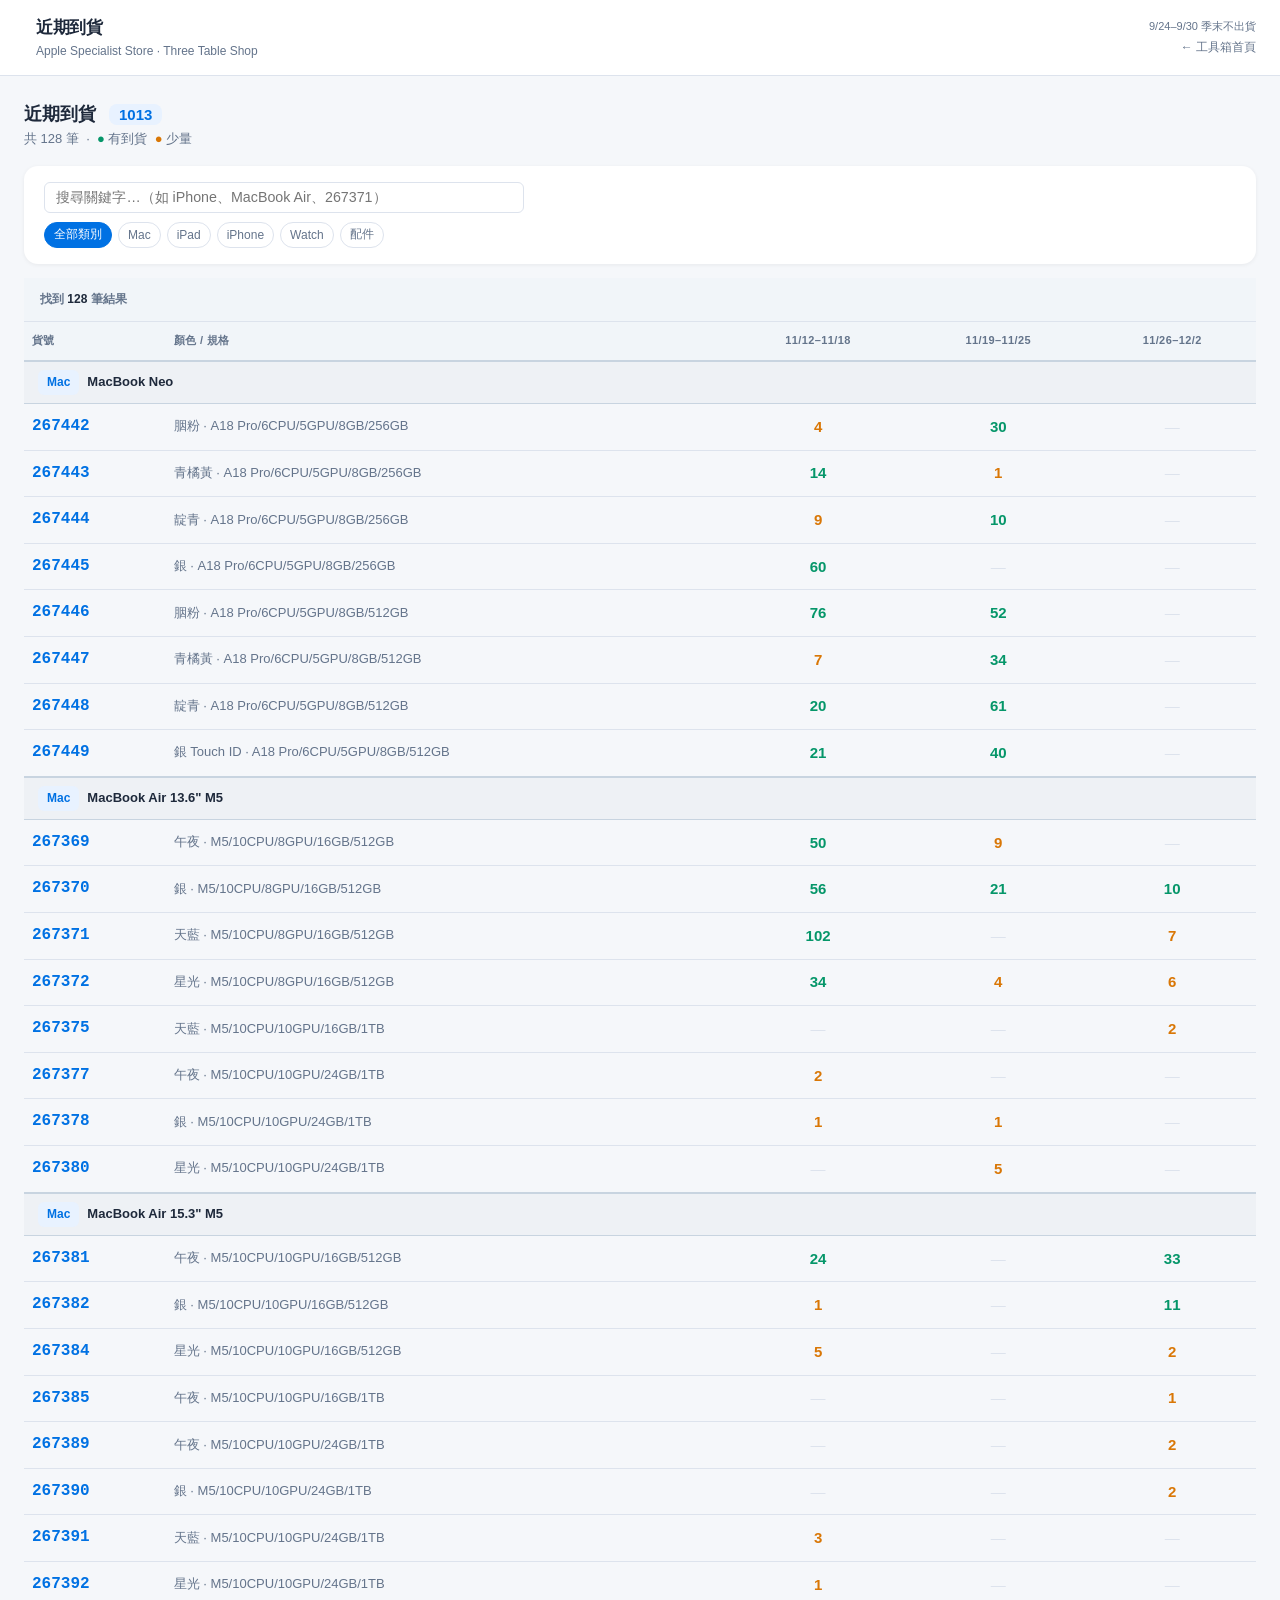
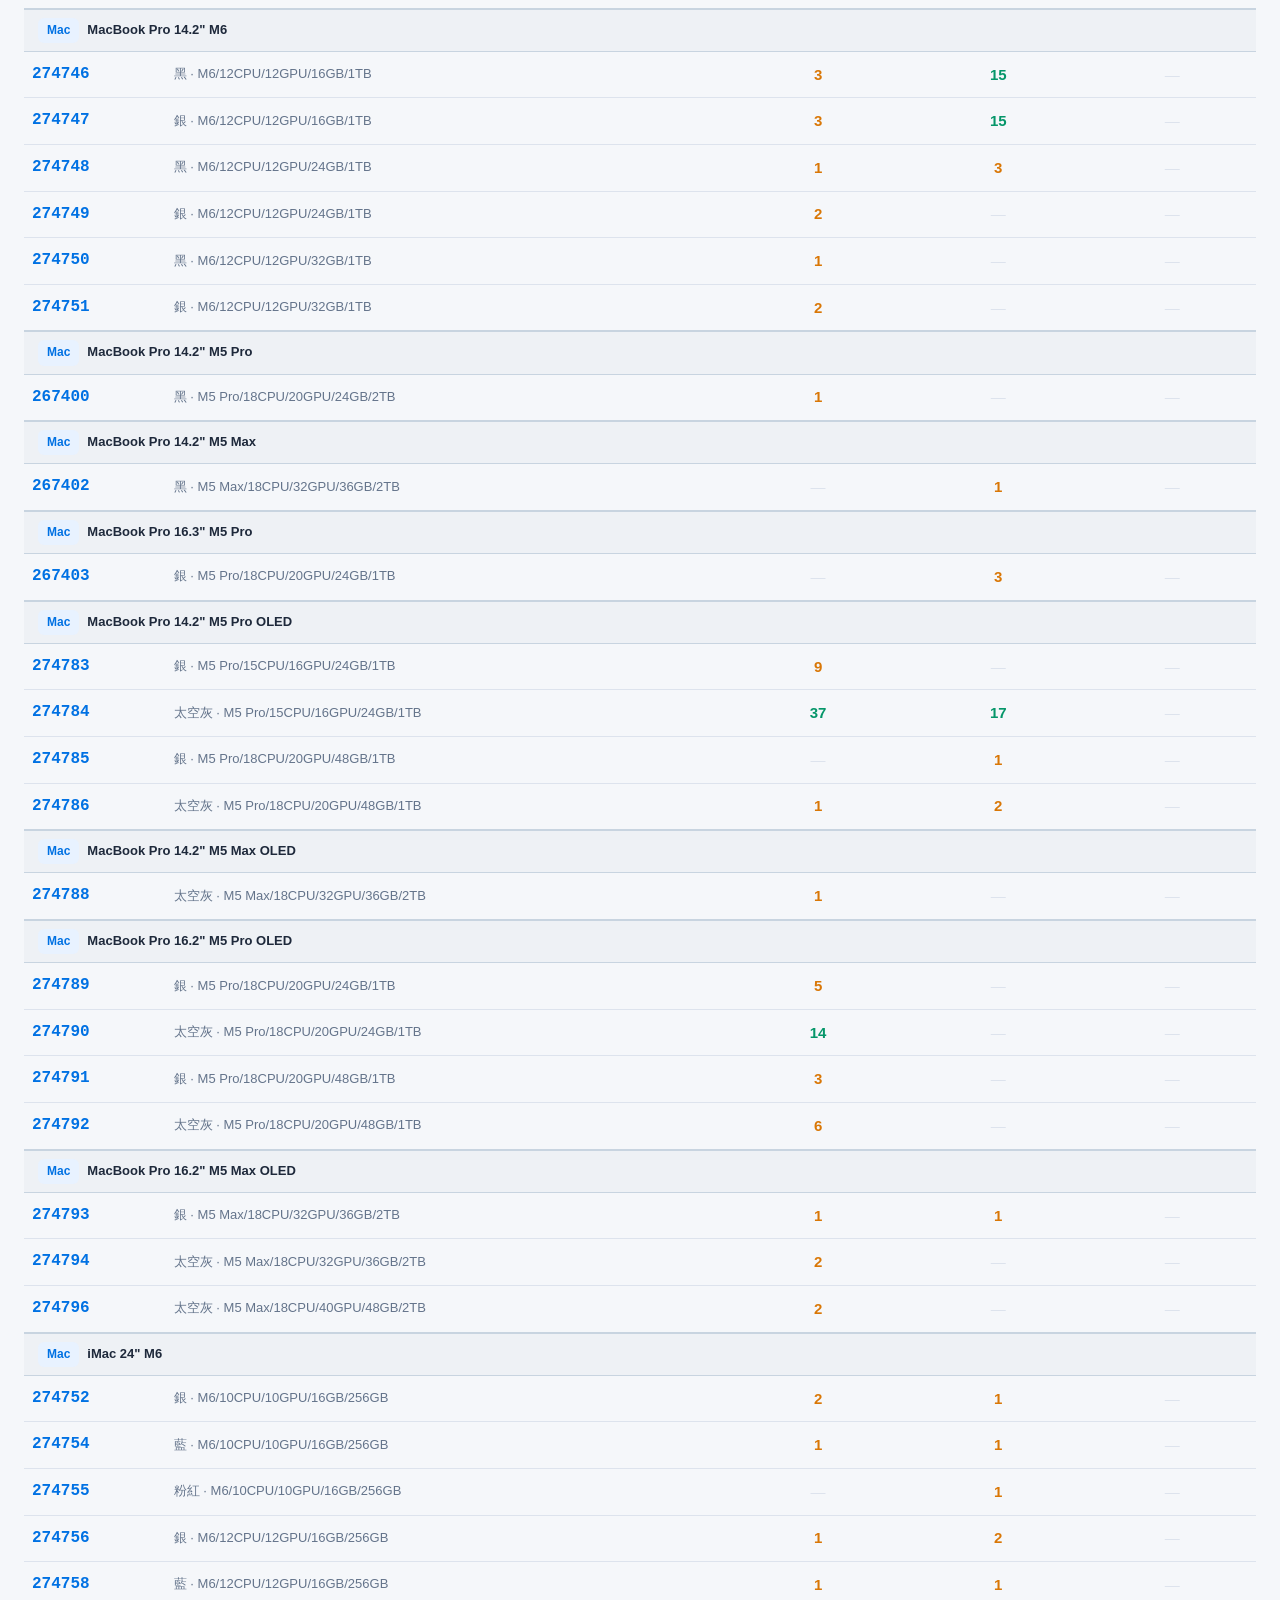
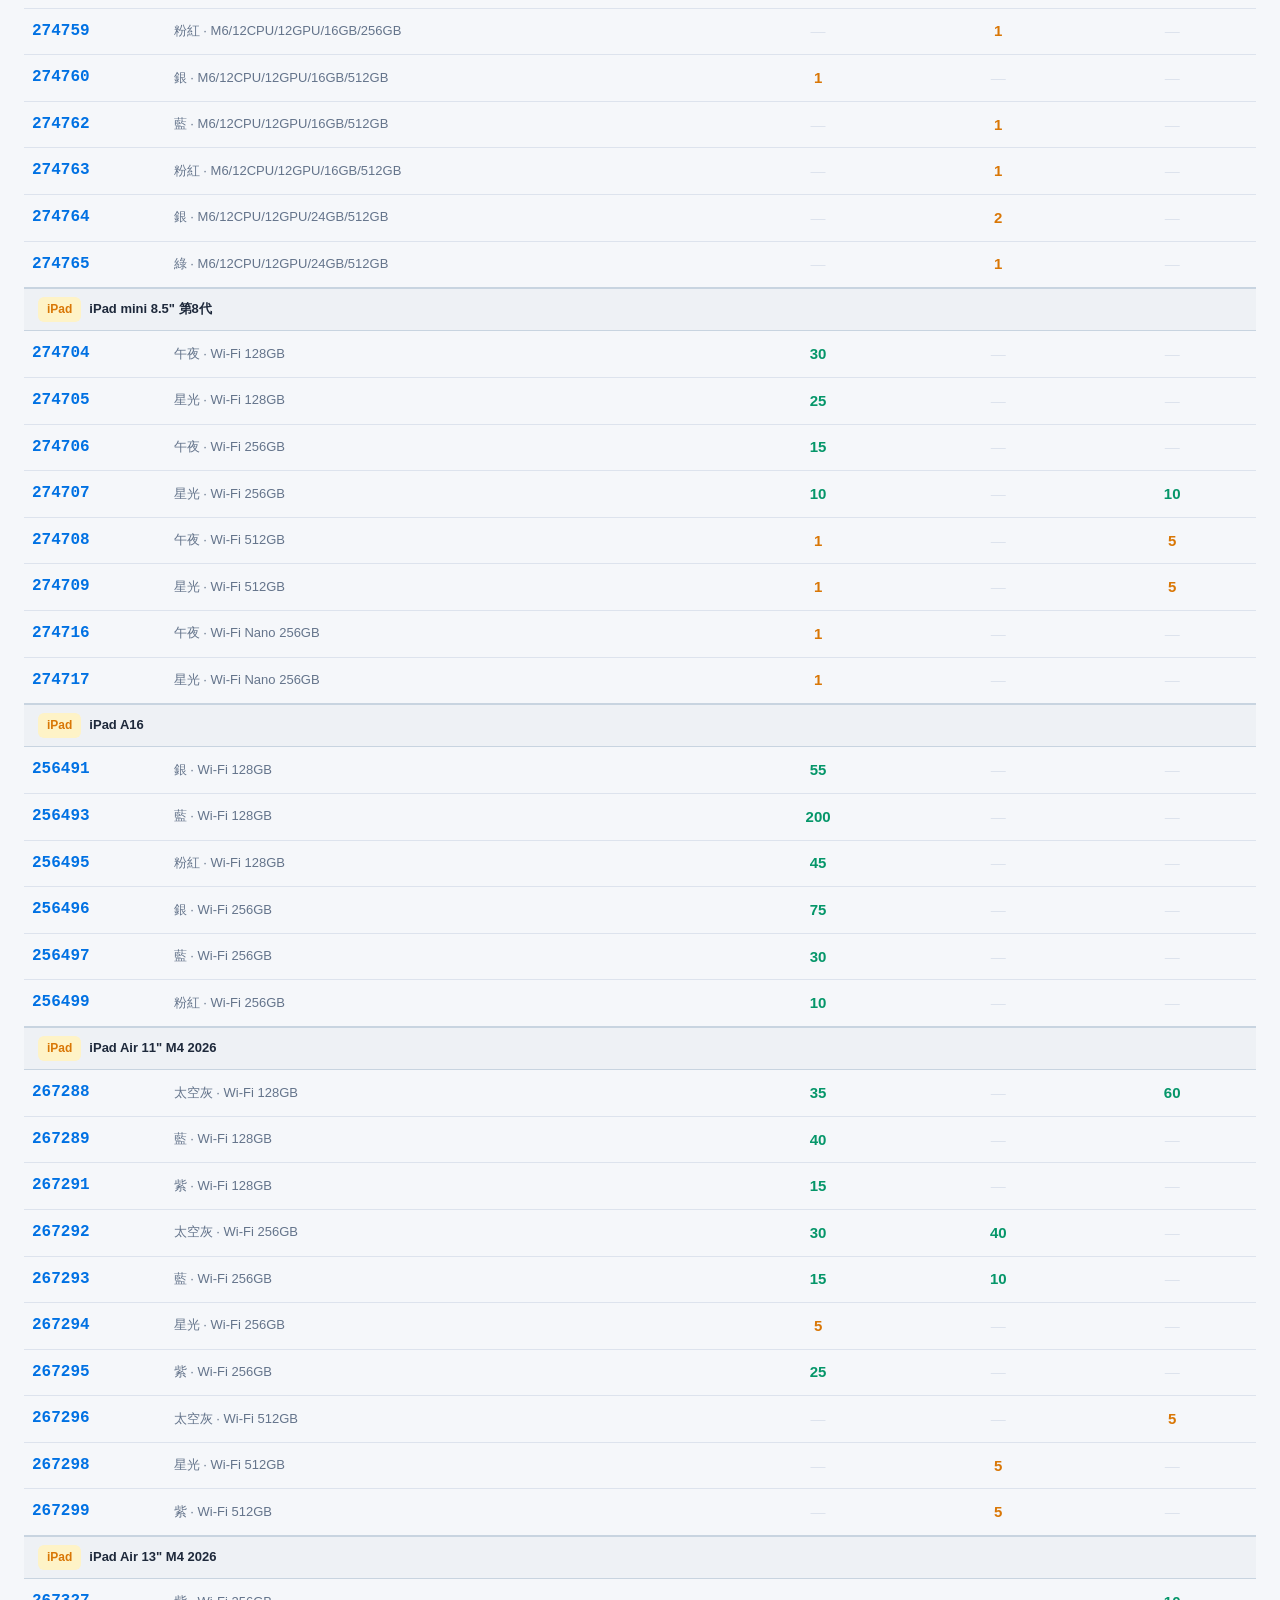
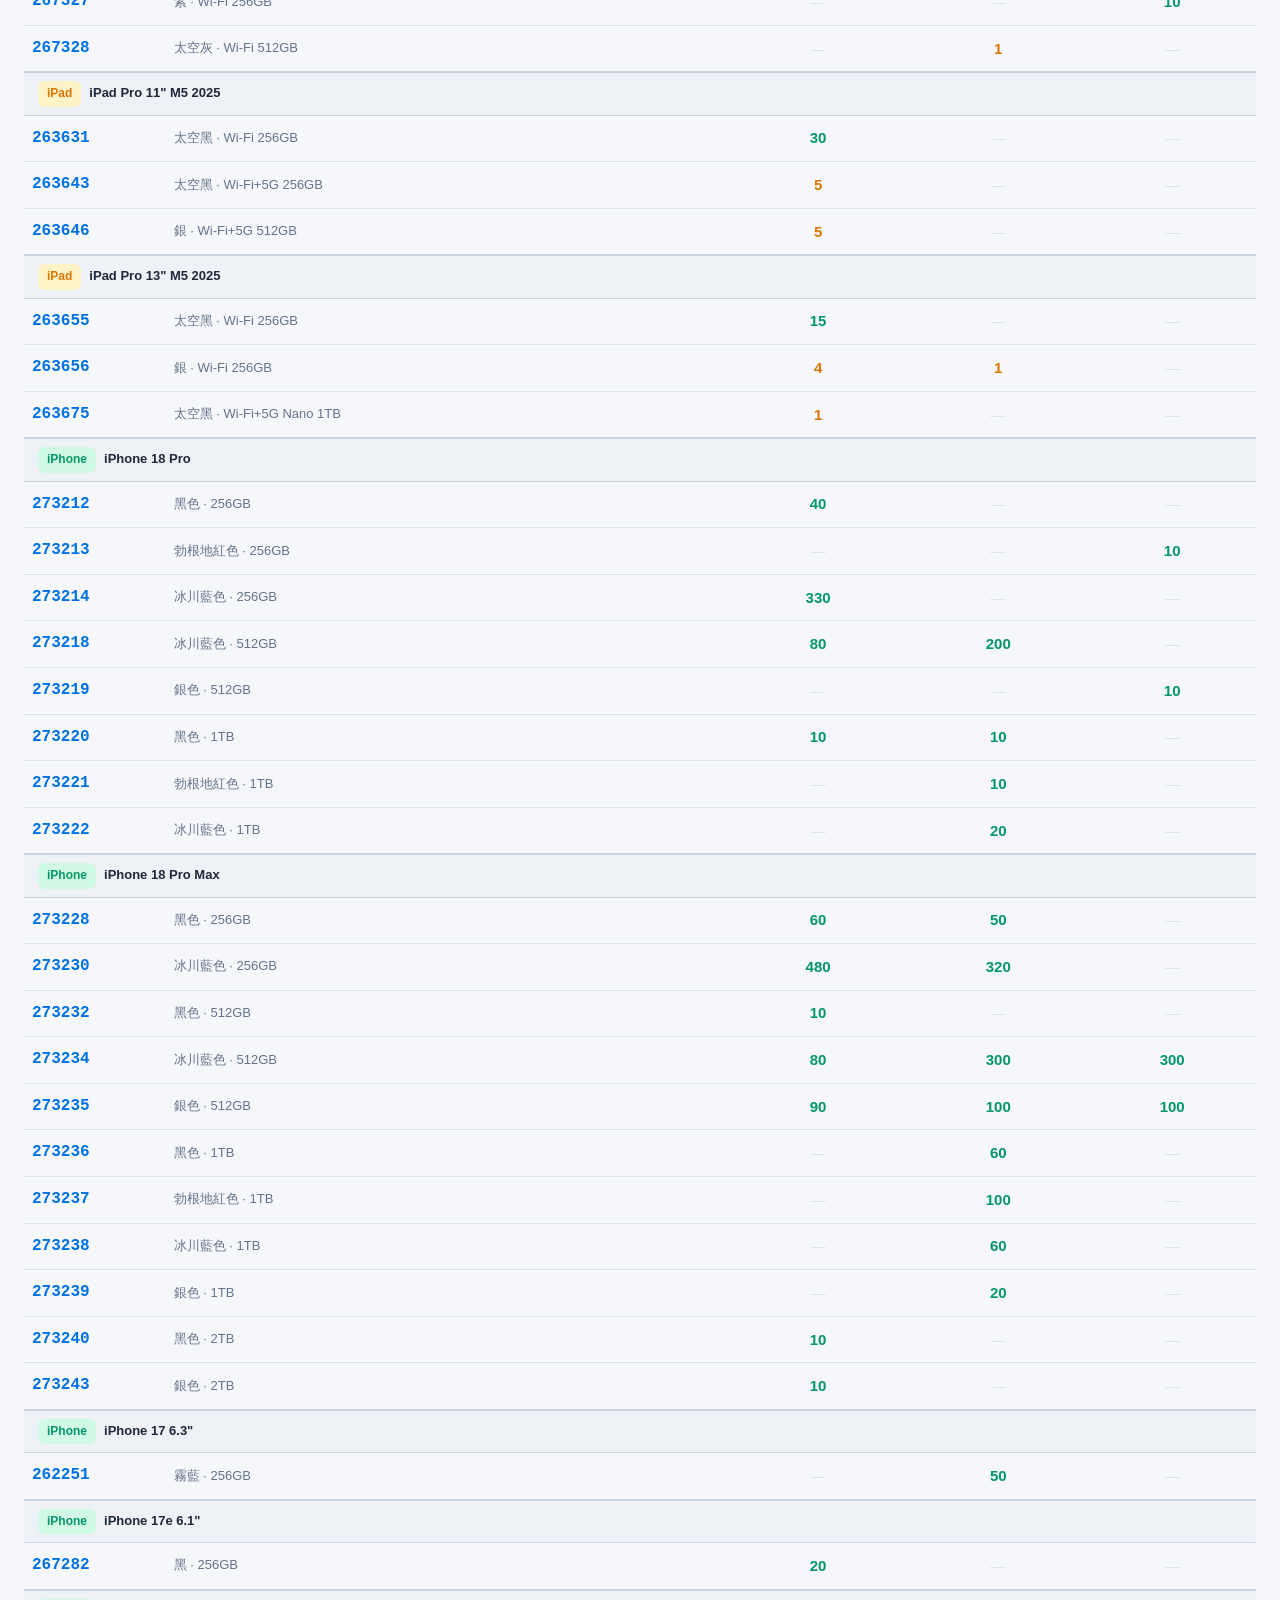
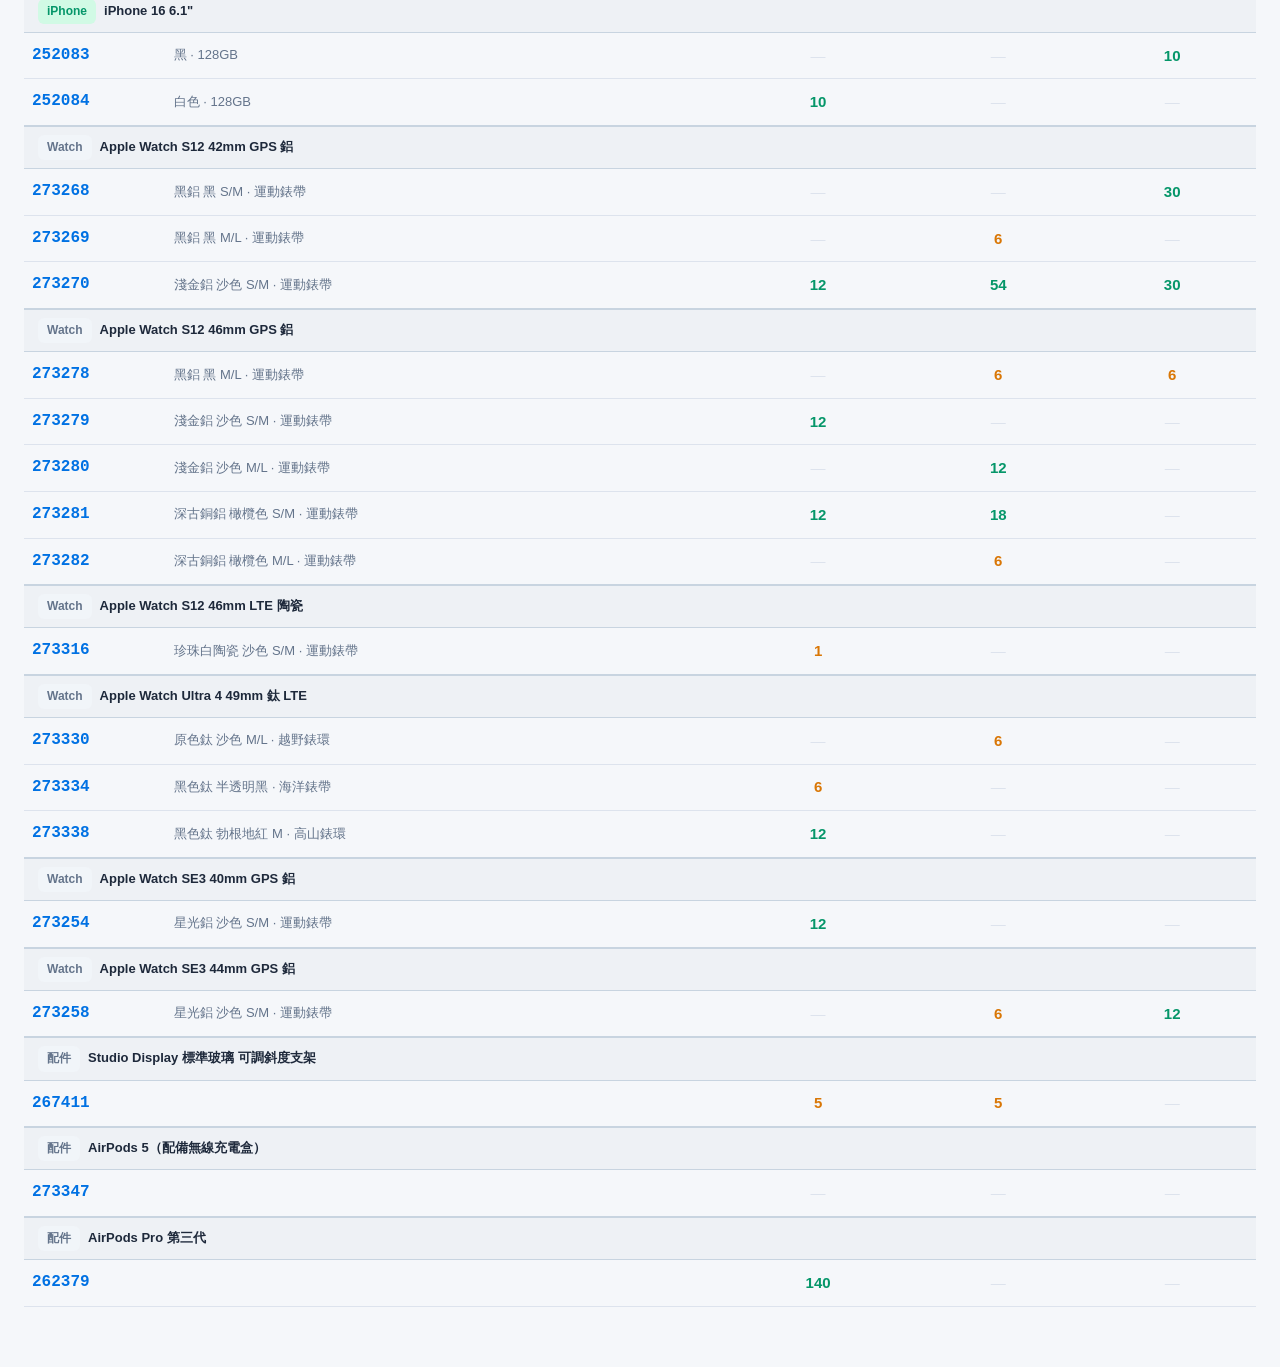
<file: arrivals.html>
<!DOCTYPE html>
<html lang="zh-TW">
<head>
<meta charset="UTF-8">
<meta name="viewport" content="width=device-width, initial-scale=1.0">
<title>近期到貨</title>
<link rel="stylesheet" href="shared/style.css">
</head>
<body>

<div class="hdr">
  <div class="hdr-left">
    <span class="hdr-logo"></span>
    <div>
      <div class="hdr-title">近期到貨</div>
      <div class="hdr-sub">Apple Specialist Store · Three Table Shop</div>
    </div>
  </div>
  <div class="hdr-right">
    <div class="hdr-updated">9/24–9/30 季末不出貨</div>
    <a href="index.html" class="hdr-date" style="text-decoration:none">← 工具箱首頁</a>
  </div>
</div>

<div class="main" id="mc"></div>

<script src="shared/products.js?v=20261107v2"></script>
<script src="shared/arrivals-data.js?v=20261117v1"></script>
<script>
let arrivalQuery = '';
let arrivalCat = 'all';
let arrivalSeries = 'all';
let arrivalSub = 'all';
// 容量＝規格裡最後一個 GB/TB（與檔期活動查詢頁相同規則）
function getCap(p){ const m = p.spec.match(/(\d+(?:GB|TB))(?!.*\d+(?:GB|TB))/); return m ? m[1] : null; }
// 從檔期活動查詢點貨號進來（?pid=）：只看「同機型＋同容量」的到貨選項
let arrivalFocus = null;
(function(){
  const pid = new URLSearchParams(location.search).get('pid');
  const prod = pid && PRODUCTS.find(x => x.pid === pid);
  if(prod && ARRIVALS.some(a => a.pid === pid)) arrivalFocus = {pid, name: prod.name, cap: getCap(prod)};
})();
function clearArrivalFocus(){
  arrivalFocus = null;
  try{ history.replaceState(null, '', location.pathname); }catch(e){}
  updateArrivalResults();
}

// 系列順序比照「檔期活動查詢」，iPhone 16e 雖在該頁隱藏，但到貨頁有貨所以保留（排最後）
const ARR_SERIES_ORDER = {
  'Mac': ['MacBook Neo','MacBook Air','MacBook Pro','MacBook Pro OLED','Mac mini','iMac','Mac Studio'],
  'iPad': ['iPad mini','iPad A16','iPad Air','iPad Pro'],
  'iPhone': ['iPhone Duo','iPhone 18 Pro','iPhone 18 Pro Max','iPhone 17 Pro','iPhone 17 Pro Max','iPhone 17','iPhone 17e','iPhone Air','iPhone 16e'],
  'Watch': ['Apple Watch S12','Apple Watch S11','Apple Watch Ultra 4','Apple Watch Ultra 3','Apple Watch SE3'],
};
function arrSeriesOf(a){
  const n = a.name;
  if(a.cat==='Mac'){
    if(n.startsWith('MacBook Air')) return 'MacBook Air';
    if(n.startsWith('MacBook Pro') && n.includes('OLED')) return 'MacBook Pro OLED';
    if(n.startsWith('MacBook Pro')) return 'MacBook Pro';
    if(n.startsWith('MacBook Neo')) return 'MacBook Neo';
    if(n.startsWith('Mac Mini')) return 'Mac mini';
    if(n.startsWith('Mac Studio')) return 'Mac Studio';
    if(n.startsWith('iMac')) return 'iMac';
  }
  if(a.cat==='iPad'){
    if(n.startsWith('iPad mini')) return 'iPad mini';
    if(n.startsWith('iPad A16')) return 'iPad A16';
    if(n.startsWith('iPad Pro')) return 'iPad Pro';
    if(n.startsWith('iPad Air')) return 'iPad Air';
  }
  if(a.cat==='iPhone'){
    if(n.startsWith('iPhone 17e')) return 'iPhone 17e';
    if(n.startsWith('iPhone 17 Pro Max')) return 'iPhone 17 Pro Max';
    if(n.startsWith('iPhone 17 Pro')) return 'iPhone 17 Pro';
    if(n.startsWith('iPhone 17')) return 'iPhone 17';
    if(n.startsWith('iPhone Air')) return 'iPhone Air';
    if(n.startsWith('iPhone 16e')) return 'iPhone 16e';
    if(n.startsWith('iPhone 18 Pro Max')) return 'iPhone 18 Pro Max';
    if(n.startsWith('iPhone 18 Pro')) return 'iPhone 18 Pro';
    if(n.startsWith('iPhone Duo')) return 'iPhone Duo';
  }
  if(a.cat==='Watch'){
    if(n.includes('SE3')) return 'Apple Watch SE3';
    if(n.includes('Ultra 4')) return 'Apple Watch Ultra 4';
    if(n.includes('Ultra 3')) return 'Apple Watch Ultra 3';
    if(n.includes('S12')) return 'Apple Watch S12';
    if(n.includes('S11')) return 'Apple Watch S11';
  }
  return null;
}
// 第 2 層：系列（只列這次有到貨的系列）
function arrSeriesOptions(){
  const order = ARR_SERIES_ORDER[arrivalCat];
  if(!order) return null;
  const have = new Set(ARRIVALS.filter(a=>a.cat===arrivalCat).map(arrSeriesOf));
  return order.filter(x => have.has(x));
}
// 第 3 層：該系列底下的品名（配件沒有系列，直接列品名）
function arrSubOptions(){
  if(arrivalCat==='all') return null;
  const so = arrSeriesOptions();
  if(so && so.length >= 2 && arrivalSeries === 'all') return null; // 先選系列，品項選項才展開
  const seen = new Set(), out = [];
  for(const a of ARRIVALS){
    if(a.cat!==arrivalCat) continue;
    if(arrivalSeries!=='all' && arrSeriesOf(a)!==arrivalSeries) continue;
    if(!seen.has(a.name)){ seen.add(a.name); out.push(a.name); }
  }
  return out;
}
function arrMenuBtn(label, on, onclick){
  const btn = document.createElement('button');
  btn.textContent = label;
  btn.style.cssText = `padding:4px 12px;border-radius:16px;border:1.5px solid ${on?'var(--blue)':'var(--border)'};background:${on?'var(--blue-bg)':'var(--white)'};color:${on?'var(--blue)':'var(--gray)'};font-size:12px;font-weight:600;cursor:pointer;font-family:inherit;transition:all .13s`;
  btn.addEventListener('click', onclick);
  return btn;
}
function renderArrivalSeriesMenu(){
  const el = document.getElementById('arr-series-row');
  if(!el) return;
  const list = arrSeriesOptions();
  el.innerHTML = '';
  if(!list || list.length < 2){ el.style.display = 'none'; if(arrivalSeries!=='all') arrivalSeries='all'; return; }
  el.style.display = 'flex';
  for(const x of ['all', ...list]) el.appendChild(arrMenuBtn(x==='all'?'全部系列':x, x===arrivalSeries, () => selectArrivalSeries(x)));
}
function renderArrivalSubMenu(){
  const el = document.getElementById('arr-sub-row');
  if(!el) return;
  const list = arrSubOptions();
  el.innerHTML = '';
  if(!list || list.length < 2){ el.style.display = 'none'; if(arrivalSub!=='all') arrivalSub='all'; return; }
  el.style.display = 'flex';
  for(const x of ['all', ...list]) el.appendChild(arrMenuBtn(x==='all'?'全部品項':x, x===arrivalSub, () => selectArrivalSub(x)));
}
function selectArrivalCat(c){
  arrivalCat = c; arrivalSeries = 'all'; arrivalSub = 'all';
  document.querySelectorAll('.arr-cat-btn').forEach(b => {
    const on = b.dataset.cat === c;
    b.style.borderColor = on ? 'var(--blue)' : 'var(--border)';
    b.style.background  = on ? 'var(--blue)' : 'var(--white)';
    b.style.color       = on ? '#fff' : 'var(--gray)';
  });
  renderArrivalSeriesMenu(); renderArrivalSubMenu(); updateArrivalResults();
}
function selectArrivalSeries(x){
  arrivalSeries = x; arrivalSub = 'all';
  renderArrivalSeriesMenu(); renderArrivalSubMenu(); updateArrivalResults();
}
function selectArrivalSub(x){
  arrivalSub = x;
  renderArrivalSubMenu(); updateArrivalResults();
}

function renderArrivals(){
  document.getElementById('mc').innerHTML = `
    <div class="sec-hdr"><div>
      <div class="sec-title">近期到貨 <span style="font-size:15px;font-weight:700;color:var(--blue);background:var(--blue-bg);padding:2px 10px;border-radius:8px;margin-left:8px">1013</span></div>
      <div class="sec-sub">共 ${ARRIVALS.length} 筆 &nbsp;·&nbsp; <span style="color:var(--green);font-weight:700">●</span> 有到貨 &nbsp;<span style="color:var(--orange);font-weight:700">●</span> 少量</div>
    </div></div>
    <div class="card" style="padding:16px 20px">
      <input id="arr-search" type="text" placeholder="搜尋關鍵字…（如 iPhone、MacBook Air、267371）"
        style="width:100%;max-width:480px;padding:.45em .8em;border:1px solid var(--border);border-radius:6px;font-size:.95em;box-sizing:border-box;outline:none"
        value="${arrivalQuery}"
        oninput="arrivalQuery=this.value;updateArrivalResults()">
      <div style="margin-top:.6em;display:flex;flex-wrap:wrap;gap:.4em">
        ${['all','Mac','iPad','iPhone','Watch','配件'].map(c=>`<button
          data-cat="${c}"
          onclick="selectArrivalCat('${c}')"
          class="arr-cat-btn"
          style="padding:.3em .75em;font-size:.8em;border:1px solid ${c===arrivalCat?'var(--blue)':'var(--border)'};border-radius:20px;background:${c===arrivalCat?'var(--blue)':'var(--white)'};color:${c===arrivalCat?'#fff':'var(--gray)'};cursor:pointer;white-space:nowrap">
          ${c==='all'?'全部類別':c}
        </button>`).join('')}
      </div>
      <div id="arr-series-row" style="display:none;gap:6px;flex-wrap:wrap;margin-top:8px;padding-top:8px;border-top:1px dashed var(--border)"></div>
      <div id="arr-sub-row" style="display:none;gap:6px;flex-wrap:wrap;margin-top:8px;padding-top:8px;border-top:1px dashed var(--border)"></div>
    </div>
    <div id="arrival-results"></div>`;
  updateArrivalResults();
}

function updateArrivalResults(){
  const filtered = ARRIVALS.filter(a => {
    if(arrivalCat !== 'all' && a.cat !== arrivalCat) return false;
    if(arrivalSeries !== 'all' && arrSeriesOf(a) !== arrivalSeries) return false;
    if(arrivalSub !== 'all' && a.name !== arrivalSub) return false;
    if(arrivalFocus){
      const pr = PRODUCTS.find(x => x.pid === a.pid);
      if((pr ? pr.name : a.name) !== arrivalFocus.name || (pr ? getCap(pr) : null) !== arrivalFocus.cap) return false;
    }
    if(!arrivalQuery) return true;
    const q = arrivalQuery.toLowerCase();
    const prod = PRODUCTS.find(x => x.pid === a.pid);
    const name = prod ? `${prod.name} ${prod.color||''} ${prod.spec||''}` : a.name;
    return [a.pid, a.mpn, name, a.cat].some(v => v.toLowerCase().includes(q));
  });

  const el = document.getElementById('arrival-results');
  if(!el) return;

  const focusBar = arrivalFocus ? `<div style="padding:12px 16px;background:var(--green-bg);border-bottom:1px solid var(--border);font-size:13px;font-weight:700;color:var(--green);display:flex;gap:10px;align-items:center;justify-content:space-between;flex-wrap:wrap">
      <span>📦 檔期活動查詢帶入：${arrivalFocus.name}${arrivalFocus.cap ? ' · '+arrivalFocus.cap : ''}，只顯示同機型同容量的到貨選項</span>
      <button onclick="clearArrivalFocus()" style="padding:4px 12px;border-radius:16px;border:1.5px solid var(--green);background:var(--white);color:var(--green);font-size:12px;font-weight:700;cursor:pointer;font-family:inherit">顯示全部到貨</button>
    </div>` : '';

  if(filtered.length === 0){
    el.innerHTML = `${focusBar}<div style="padding:12px 16px;background:var(--light);border-bottom:1px solid var(--border);font-size:12px;color:var(--gray);font-weight:600">找到 <span style="color:var(--text)">0</span> 筆結果</div><div class="empty">找不到符合的商品</div>`;
    return;
  }

  const catCls = c => c==='Mac'?'badge-blue':c==='iPad'?'badge-orange':c==='iPhone'?'badge-green':'badge-gray';
  function qtyCell(n, label){
    if(!n) return `<td data-label="${label}" style="padding:10px 14px;text-align:center;color:var(--border)">—</td>`;
    const s = n>=50?'color:var(--green);font-weight:800':n>=10?'color:var(--green);font-weight:700':'color:var(--orange);font-weight:700';
    return `<td data-label="${label}" style="padding:10px 14px;text-align:center;font-size:15px;${s}">${n.toLocaleString()}</td>`;
  }

  let rows = '';
  let prevGroup = null;
  for(const a of filtered){
    const prod = PRODUCTS.find(x => x.pid === a.pid);
    const groupName = prod ? prod.name : a.name;
    const detail = prod
      ? [prod.color, prod.spec].filter(Boolean).join(' · ')
      : a.mpn;
    if(groupName !== prevGroup){
      prevGroup = groupName;
      rows += `<tr class="search-group-row" style="background:#eef1f5;border-top:2px solid #c8d4e0;border-bottom:1px solid #c8d4e0">
        <td colspan="5" style="padding:8px 14px;font-size:13px;font-weight:700">
          <span class="badge ${catCls(a.cat)}" style="margin-right:8px">${a.cat}</span>${groupName}
        </td>
      </tr>`;
    }
    const isFocus = arrivalFocus && a.pid === arrivalFocus.pid;
    rows += `<tr class="search-row" style="border-bottom:1px solid var(--border);${isFocus?'background:var(--green-bg)':''}" onmouseover="this.style.background='var(--blue-bg)'" onmouseout="this.style.background='${isFocus?'var(--green-bg)':''}'">
      <td data-label="貨號" style="padding:10px 8px;font-family:ui-monospace,monospace;font-weight:700;color:var(--blue);font-size:16px;white-space:nowrap">${a.pid}</td>
      <td data-label="顏色 / 規格" style="padding:10px 8px;color:var(--gray);font-size:13px;white-space:nowrap">${detail}</td>
      ${qtyCell(a.qty[0], ARRIVAL_WEEKS[0])}
      ${qtyCell(a.qty[1], ARRIVAL_WEEKS[1])}
      ${qtyCell(a.qty[2], ARRIVAL_WEEKS[2])}
    </tr>`;
  }

  el.innerHTML = `
    ${focusBar}
    <div style="padding:12px 16px;background:var(--light);border-bottom:1px solid var(--border);font-size:12px;color:var(--gray);font-weight:600">找到 <span style="color:var(--text)">${filtered.length}</span> 筆結果</div>
    <div class="search-table-wrap" style="overflow-x:auto">
      <table class="search-table" style="width:auto;min-width:100%;border-collapse:collapse;font-size:15px">
        <thead>
          <tr style="background:var(--light);border-bottom:1px solid var(--border)">
            <th style="padding:10px 8px;text-align:left;font-weight:700;font-size:11px;color:var(--gray);text-transform:uppercase;letter-spacing:.4px;white-space:nowrap">貨號</th>
            <th style="padding:10px 8px;text-align:left;font-weight:700;font-size:11px;color:var(--gray);text-transform:uppercase;letter-spacing:.4px">顏色 / 規格</th>
            <th style="padding:10px 14px;text-align:center;font-weight:700;font-size:11px;color:var(--gray);text-transform:uppercase;letter-spacing:.4px;white-space:nowrap">${ARRIVAL_WEEKS[0]}</th>
            <th style="padding:10px 14px;text-align:center;font-weight:700;font-size:11px;color:var(--gray);text-transform:uppercase;letter-spacing:.4px;white-space:nowrap">${ARRIVAL_WEEKS[1]}</th>
            <th style="padding:10px 14px;text-align:center;font-weight:700;font-size:11px;color:var(--gray);text-transform:uppercase;letter-spacing:.4px;white-space:nowrap">${ARRIVAL_WEEKS[2]}</th>
          </tr>
        </thead>
        <tbody>${rows}</tbody>
      </table>
    </div>`;
}


renderArrivals();
</script>
</body>
</html>
</file>
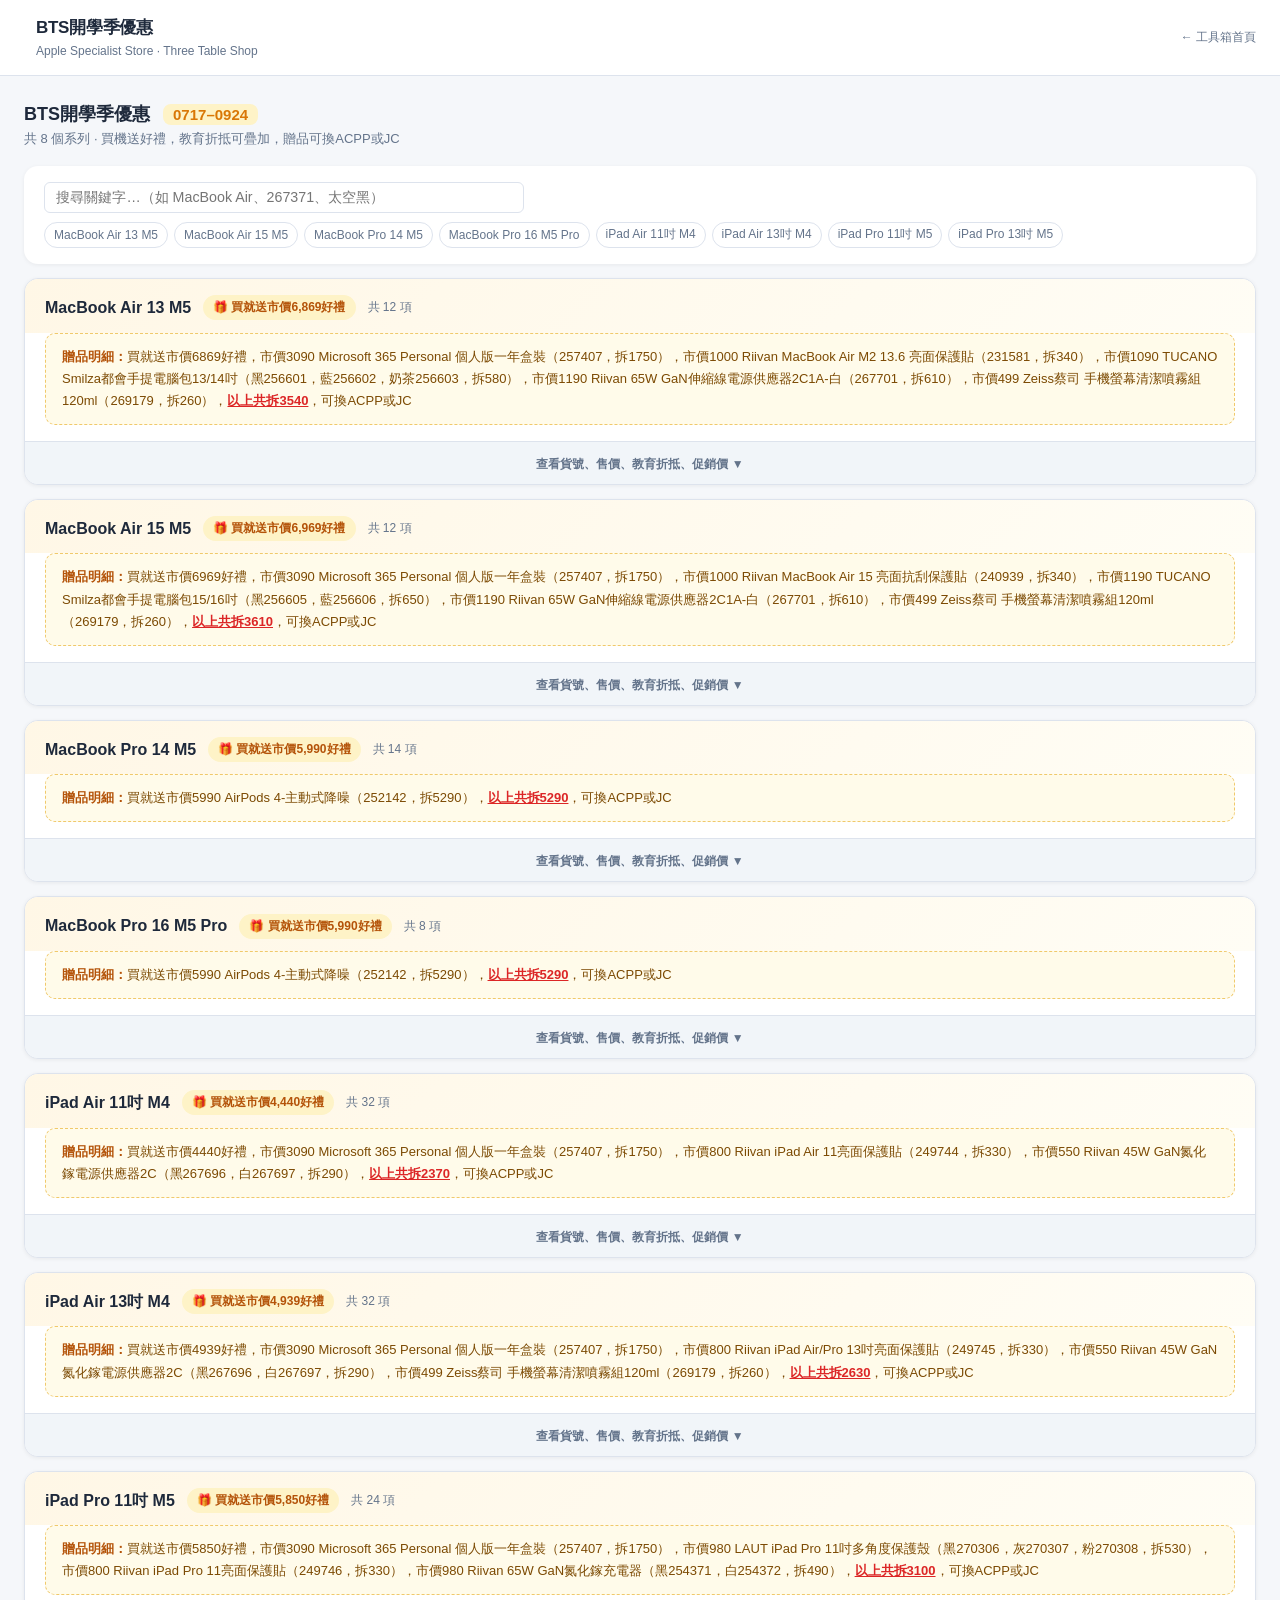
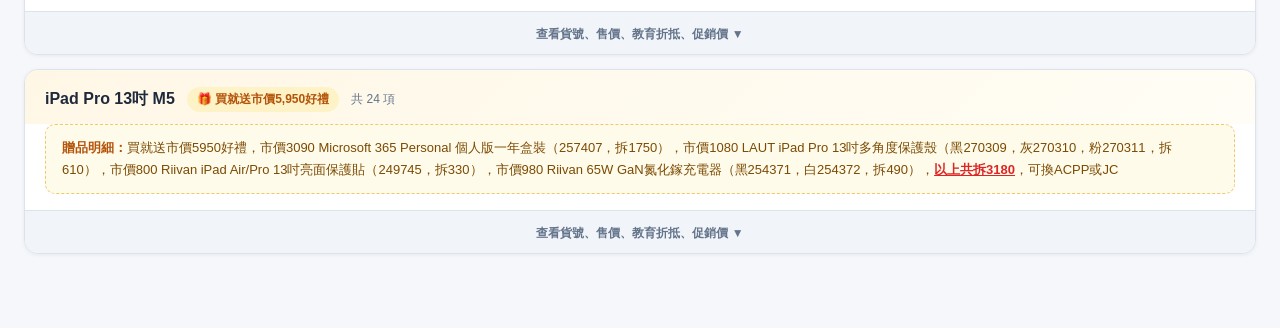
<file: bts.html>
<!DOCTYPE html>
<html lang="zh-TW">
<head>
<meta charset="UTF-8">
<meta name="viewport" content="width=device-width, initial-scale=1.0">
<title>BTS開學季優惠</title>
<link rel="stylesheet" href="shared/style.css">
<style>
.bts-card{background:var(--white);border-radius:14px;overflow:hidden;box-shadow:0 1px 4px rgba(0,0,0,.06);margin-bottom:14px;border:1.5px solid var(--border)}
.bts-hdr-top{display:flex;align-items:center;justify-content:space-between;gap:14px;padding:16px 20px 12px;background:linear-gradient(135deg,#fff7e6,#fffdf5)}
.bts-hdr-left{display:flex;align-items:center;gap:12px;flex-wrap:wrap}
.bts-name{font-size:16px;font-weight:800}
.bts-gift-banner{font-size:12px;font-weight:700;color:#b45309;background:#fef3c7;padding:3px 10px;border-radius:20px;white-space:nowrap}
.bts-count{font-size:12px;color:var(--gray)}
.bts-toggle-bar{padding:9px 20px;cursor:pointer;user-select:none;text-align:center;border-top:1px solid var(--border);background:var(--light)}
.bts-toggle-bar:hover{background:#eef1f5}
.bts-toggle{font-size:12px;color:var(--gray);font-weight:600}
.bts-body{display:none}
.bts-body.open{display:block}
.bts-gift-box{margin:0 20px 16px;padding:12px 16px;background:#fffbea;border:1px dashed #f0c96b;border-radius:10px;font-size:13px;line-height:1.7;color:#7c4a03}
.bts-gift-box b{color:#b45309}
</style>
</head>
<body>

<div class="hdr">
  <div class="hdr-left">
    <span class="hdr-logo"></span>
    <div>
      <div class="hdr-title">BTS開學季優惠</div>
      <div class="hdr-sub">Apple Specialist Store · Three Table Shop</div>
    </div>
  </div>
  <a href="index.html" class="hdr-date" style="text-decoration:none">← 工具箱首頁</a>
</div>

<div class="main" id="mc"></div>

<script>
let btsQuery = '';
const btsOpen = new Set();

const BTS_GROUPS = [
  {
    key:'mba13', name:'MacBook Air 13 M5', giftBanner:6869, giftSplit:3540,
    giftText:'買就送市價6869好禮，市價3090 Microsoft 365 Personal 個人版一年盒裝（257407，拆1750），市價1000 Riivan MacBook Air M2 13.6 亮面保護貼（231581，拆340），市價1090 TUCANO Smilza都會手提電腦包13/14吋（黑256601，藍256602，奶茶256603，拆580），市價1190 Riivan 65W GaN伸縮線電源供應器2C1A-白（267701，拆610），市價499 Zeiss蔡司 手機螢幕清潔噴霧組120ml（269179，拆260），以上共拆3540，可換ACPP或JC',
    products:[
      {pid:'267369',color:'午夜',spec:'M5/10CPU/8GPU/16GB/512GB',price:42900,edu:3310},
      {pid:'267370',color:'銀',spec:'M5/10CPU/8GPU/16GB/512GB',price:42900,edu:3310},
      {pid:'267371',color:'天藍',spec:'M5/10CPU/8GPU/16GB/512GB',price:42900,edu:3310},
      {pid:'267372',color:'星光',spec:'M5/10CPU/8GPU/16GB/512GB',price:42900,edu:3310},
      {pid:'267373',color:'午夜',spec:'M5/10CPU/10GPU/16GB/1TB',price:53400,edu:3310},
      {pid:'267374',color:'銀',spec:'M5/10CPU/10GPU/16GB/1TB',price:53400,edu:3310},
      {pid:'267375',color:'天藍',spec:'M5/10CPU/10GPU/16GB/1TB',price:53400,edu:3310},
      {pid:'267376',color:'星光',spec:'M5/10CPU/10GPU/16GB/1TB',price:53400,edu:3310},
      {pid:'267377',color:'午夜',spec:'M5/10CPU/10GPU/24GB/1TB',price:60400,edu:3310},
      {pid:'267378',color:'銀',spec:'M5/10CPU/10GPU/24GB/1TB',price:60400,edu:3310},
      {pid:'267379',color:'天藍',spec:'M5/10CPU/10GPU/24GB/1TB',price:60400,edu:3310},
      {pid:'267380',color:'星光',spec:'M5/10CPU/10GPU/24GB/1TB',price:60400,edu:3310},
    ]
  },
  {
    key:'mba15', name:'MacBook Air 15 M5', giftBanner:6969, giftSplit:3610,
    giftText:'買就送市價6969好禮，市價3090 Microsoft 365 Personal 個人版一年盒裝（257407，拆1750），市價1000 Riivan MacBook Air 15 亮面抗刮保護貼（240939，拆340），市價1190 TUCANO Smilza都會手提電腦包15/16吋（黑256605，藍256606，拆650），市價1190 Riivan 65W GaN伸縮線電源供應器2C1A-白（267701，拆610），市價499 Zeiss蔡司 手機螢幕清潔噴霧組120ml（269179，拆260），以上共拆3610，可換ACPP或JC',
    products:[
      {pid:'267381',color:'午夜',spec:'M5/10CPU/10GPU/16GB/512GB',price:49900,edu:3310},
      {pid:'267382',color:'銀',spec:'M5/10CPU/10GPU/16GB/512GB',price:49900,edu:3310},
      {pid:'267383',color:'天藍',spec:'M5/10CPU/10GPU/16GB/512GB',price:49900,edu:3310},
      {pid:'267384',color:'星光',spec:'M5/10CPU/10GPU/16GB/512GB',price:49900,edu:3310},
      {pid:'267385',color:'午夜',spec:'M5/10CPU/10GPU/16GB/1TB',price:60400,edu:3310},
      {pid:'267386',color:'銀',spec:'M5/10CPU/10GPU/16GB/1TB',price:60400,edu:3310},
      {pid:'267387',color:'天藍',spec:'M5/10CPU/10GPU/16GB/1TB',price:60400,edu:3310},
      {pid:'267388',color:'星光',spec:'M5/10CPU/10GPU/16GB/1TB',price:60400,edu:3310},
      {pid:'267389',color:'午夜',spec:'M5/10CPU/10GPU/24GB/1TB',price:67400,edu:3310},
      {pid:'267390',color:'銀',spec:'M5/10CPU/10GPU/24GB/1TB',price:67400,edu:3310},
      {pid:'267391',color:'天藍',spec:'M5/10CPU/10GPU/24GB/1TB',price:67400,edu:3310},
      {pid:'267392',color:'星光',spec:'M5/10CPU/10GPU/24GB/1TB',price:67400,edu:3310},
    ]
  },
  {
    key:'mbp14', name:'MacBook Pro 14 M5', giftBanner:5990, giftSplit:5290,
    giftText:'買就送市價5990 AirPods 4-主動式降噪（252142，拆5290），以上共拆5290，可換ACPP或JC',
    products:[
      {pid:'263627',color:'太空黑',spec:'M5/10CPU/10GPU/16GB/1TB',price:64900,edu:3210},
      {pid:'263628',color:'銀',spec:'M5/10CPU/10GPU/16GB/1TB',price:64900,edu:3210},
      {pid:'263629',color:'太空黑',spec:'M5/10CPU/10GPU/24GB/1TB',price:71900,edu:3210},
      {pid:'263630',color:'銀',spec:'M5/10CPU/10GPU/24GB/1TB',price:71900,edu:3210},
      {pid:'267393',color:'銀',spec:'M5/10CPU/10GPU/32GB/1TB',price:78900,edu:3210},
      {pid:'267394',color:'太空黑',spec:'M5/10CPU/10GPU/32GB/1TB',price:78900,edu:3210},
      {pid:'267395',color:'銀',spec:'M5 Pro/15CPU/16GPU/24GB/1TB',price:84900,edu:5110},
      {pid:'267396',color:'黑',spec:'M5 Pro/15CPU/16GPU/24GB/1TB',price:84900,edu:5110},
      {pid:'267397',color:'銀',spec:'M5 Pro/15CPU/16GPU/24GB/2TB',price:102400,edu:6860},
      {pid:'267398',color:'黑',spec:'M5 Pro/15CPU/16GPU/24GB/2TB',price:102400,edu:6860},
      {pid:'267399',color:'銀',spec:'M5 Pro/18CPU/20GPU/24GB/2TB',price:109900,edu:6910},
      {pid:'267400',color:'黑',spec:'M5 Pro/18CPU/20GPU/24GB/2TB',price:109900,edu:6910},
      {pid:'267401',color:'銀',spec:'M5 Max/18CPU/32GPU/36GB/2TB',price:139900,edu:10210},
      {pid:'267402',color:'黑',spec:'M5 Max/18CPU/32GPU/36GB/2TB',price:139900,edu:10210},
    ]
  },
  {
    key:'mbp16', name:'MacBook Pro 16 M5 Pro', giftBanner:5990, giftSplit:5290,
    giftText:'買就送市價5990 AirPods 4-主動式降噪（252142，拆5290），以上共拆5290，可換ACPP或JC',
    products:[
      {pid:'267403',color:'銀',spec:'M5 Pro/18CPU/20GPU/24GB/1TB',price:99900,edu:6710},
      {pid:'267404',color:'黑',spec:'M5 Pro/18CPU/20GPU/24GB/1TB',price:99900,edu:6710},
      {pid:'267405',color:'銀',spec:'M5 Pro/18CPU/20GPU/48GB/1TB',price:120900,edu:6710},
      {pid:'267406',color:'黑',spec:'M5 Pro/18CPU/20GPU/48GB/1TB',price:120900,edu:6710},
      {pid:'267407',color:'銀',spec:'M5 Max/18CPU/32GPU/36GB/2TB',price:144900,edu:9910},
      {pid:'267408',color:'黑',spec:'M5 Max/18CPU/32GPU/36GB/2TB',price:144900,edu:9910},
      {pid:'267409',color:'銀',spec:'M5 Max/18CPU/40GPU/48GB/2TB',price:169900,edu:9910},
      {pid:'267410',color:'黑',spec:'M5 Max/18CPU/40GPU/48GB/2TB',price:169900,edu:9910},
    ]
  },
  {
    key:'ipadair11', name:'iPad Air 11吋 M4', giftBanner:4440, giftSplit:2370,
    giftText:'買就送市價4440好禮，市價3090 Microsoft 365 Personal 個人版一年盒裝（257407，拆1750），市價800 Riivan iPad Air 11亮面保護貼（249744，拆330），市價550 Riivan 45W GaN氮化鎵電源供應器2C（黑267696，白267697，拆290），以上共拆2370，可換ACPP或JC',
    products:[
      {pid:'267288',color:'太空灰',spec:'Wi-Fi 128GB',price:24900,edu:1700},
      {pid:'267289',color:'藍',spec:'Wi-Fi 128GB',price:24900,edu:1700},
      {pid:'267290',color:'星光',spec:'Wi-Fi 128GB',price:24900,edu:1700},
      {pid:'267291',color:'紫',spec:'Wi-Fi 128GB',price:24900,edu:1700},
      {pid:'267292',color:'太空灰',spec:'Wi-Fi 256GB',price:28400,edu:1700},
      {pid:'267293',color:'藍',spec:'Wi-Fi 256GB',price:28400,edu:1700},
      {pid:'267294',color:'星光',spec:'Wi-Fi 256GB',price:28400,edu:1700},
      {pid:'267295',color:'紫',spec:'Wi-Fi 256GB',price:28400,edu:1700},
      {pid:'267296',color:'太空灰',spec:'Wi-Fi 512GB',price:35400,edu:1700},
      {pid:'267297',color:'藍',spec:'Wi-Fi 512GB',price:35400,edu:1700},
      {pid:'267298',color:'星光',spec:'Wi-Fi 512GB',price:35400,edu:1700},
      {pid:'267299',color:'紫',spec:'Wi-Fi 512GB',price:35400,edu:1700},
      {pid:'267300',color:'太空灰',spec:'Wi-Fi 1TB',price:45900,edu:1700},
      {pid:'267301',color:'藍',spec:'Wi-Fi 1TB',price:45900,edu:1700},
      {pid:'267302',color:'星光',spec:'Wi-Fi 1TB',price:45900,edu:1700},
      {pid:'267303',color:'紫',spec:'Wi-Fi 1TB',price:45900,edu:1700},
      {pid:'267304',color:'太空灰',spec:'Wi-Fi+5G 128GB',price:29900,edu:1700},
      {pid:'267305',color:'藍',spec:'Wi-Fi+5G 128GB',price:29900,edu:1700},
      {pid:'267306',color:'星光',spec:'Wi-Fi+5G 128GB',price:29900,edu:1700},
      {pid:'267307',color:'紫',spec:'Wi-Fi+5G 128GB',price:29900,edu:1700},
      {pid:'267308',color:'太空灰',spec:'Wi-Fi+5G 256GB',price:33400,edu:1700},
      {pid:'267309',color:'藍',spec:'Wi-Fi+5G 256GB',price:33400,edu:1700},
      {pid:'267310',color:'星光',spec:'Wi-Fi+5G 256GB',price:33400,edu:1700},
      {pid:'267311',color:'紫',spec:'Wi-Fi+5G 256GB',price:33400,edu:1700},
      {pid:'267312',color:'太空灰',spec:'Wi-Fi+5G 512GB',price:40400,edu:1700},
      {pid:'267313',color:'藍',spec:'Wi-Fi+5G 512GB',price:40400,edu:1700},
      {pid:'267314',color:'星光',spec:'Wi-Fi+5G 512GB',price:40400,edu:1700},
      {pid:'267315',color:'紫',spec:'Wi-Fi+5G 512GB',price:40400,edu:1700},
      {pid:'267316',color:'太空灰',spec:'Wi-Fi+5G 1TB',price:50900,edu:1700},
      {pid:'267317',color:'藍',spec:'Wi-Fi+5G 1TB',price:50900,edu:1700},
      {pid:'267318',color:'星光',spec:'Wi-Fi+5G 1TB',price:50900,edu:1700},
      {pid:'267319',color:'紫',spec:'Wi-Fi+5G 1TB',price:50900,edu:1700},
    ]
  },
  {
    key:'ipadair13', name:'iPad Air 13吋 M4', giftBanner:4939, giftSplit:2630,
    giftText:'買就送市價4939好禮，市價3090 Microsoft 365 Personal 個人版一年盒裝（257407，拆1750），市價800 Riivan iPad Air/Pro 13吋亮面保護貼（249745，拆330），市價550 Riivan 45W GaN氮化鎵電源供應器2C（黑267696，白267697，拆290），市價499 Zeiss蔡司 手機螢幕清潔噴霧組120ml（269179，拆260），以上共拆2630，可換ACPP或JC',
    products:[
      {pid:'267320',color:'太空灰',spec:'Wi-Fi 128GB',price:31900,edu:1700},
      {pid:'267321',color:'藍',spec:'Wi-Fi 128GB',price:31900,edu:1700},
      {pid:'267322',color:'星光',spec:'Wi-Fi 128GB',price:31900,edu:1700},
      {pid:'267323',color:'紫',spec:'Wi-Fi 128GB',price:31900,edu:1700},
      {pid:'267324',color:'太空灰',spec:'Wi-Fi 256GB',price:35400,edu:1700},
      {pid:'267325',color:'藍',spec:'Wi-Fi 256GB',price:35400,edu:1700},
      {pid:'267326',color:'星光',spec:'Wi-Fi 256GB',price:35400,edu:1700},
      {pid:'267327',color:'紫',spec:'Wi-Fi 256GB',price:35400,edu:1700},
      {pid:'267328',color:'太空灰',spec:'Wi-Fi 512GB',price:42400,edu:1700},
      {pid:'267329',color:'藍',spec:'Wi-Fi 512GB',price:42400,edu:1700},
      {pid:'267330',color:'星光',spec:'Wi-Fi 512GB',price:42400,edu:1700},
      {pid:'267331',color:'紫',spec:'Wi-Fi 512GB',price:42400,edu:1700},
      {pid:'267332',color:'太空灰',spec:'Wi-Fi 1TB',price:52900,edu:1700},
      {pid:'267333',color:'藍',spec:'Wi-Fi 1TB',price:52900,edu:1700},
      {pid:'267334',color:'星光',spec:'Wi-Fi 1TB',price:52900,edu:1700},
      {pid:'267335',color:'紫',spec:'Wi-Fi 1TB',price:52900,edu:1700},
      {pid:'267336',color:'太空灰',spec:'Wi-Fi+5G 128GB',price:36900,edu:1700},
      {pid:'267337',color:'藍',spec:'Wi-Fi+5G 128GB',price:36900,edu:1700},
      {pid:'267338',color:'星光',spec:'Wi-Fi+5G 128GB',price:36900,edu:1700},
      {pid:'267339',color:'紫',spec:'Wi-Fi+5G 128GB',price:36900,edu:1700},
      {pid:'267340',color:'太空灰',spec:'Wi-Fi+5G 256GB',price:40400,edu:1700},
      {pid:'267341',color:'藍',spec:'Wi-Fi+5G 256GB',price:40400,edu:1700},
      {pid:'267342',color:'星光',spec:'Wi-Fi+5G 256GB',price:40400,edu:1700},
      {pid:'267343',color:'紫',spec:'Wi-Fi+5G 256GB',price:40400,edu:1700},
      {pid:'267344',color:'太空灰',spec:'Wi-Fi+5G 512GB',price:47400,edu:1700},
      {pid:'267345',color:'藍',spec:'Wi-Fi+5G 512GB',price:47400,edu:1700},
      {pid:'267346',color:'星光',spec:'Wi-Fi+5G 512GB',price:47400,edu:1700},
      {pid:'267347',color:'紫',spec:'Wi-Fi+5G 512GB',price:47400,edu:1700},
      {pid:'267348',color:'太空灰',spec:'Wi-Fi+5G 1TB',price:57900,edu:1700},
      {pid:'267349',color:'藍',spec:'Wi-Fi+5G 1TB',price:57900,edu:1700},
      {pid:'267350',color:'星光',spec:'Wi-Fi+5G 1TB',price:57900,edu:1700},
      {pid:'267351',color:'紫',spec:'Wi-Fi+5G 1TB',price:57900,edu:1700},
    ]
  },
  {
    key:'ipadpro11', name:'iPad Pro 11吋 M5', giftBanner:5850, giftSplit:3100,
    giftText:'買就送市價5850好禮，市價3090 Microsoft 365 Personal 個人版一年盒裝（257407，拆1750），市價980 LAUT iPad Pro 11吋多角度保護殼（黑270306，灰270307，粉270308，拆530），市價800 Riivan iPad Pro 11亮面保護貼（249746，拆330），市價980 Riivan 65W GaN氮化鎵充電器（黑254371，白254372，拆490），以上共拆3100，可換ACPP或JC',
    products:[
      {pid:'263631',color:'太空黑',spec:'Wi-Fi 256GB',price:39900,edu:3300},
      {pid:'263632',color:'銀',spec:'Wi-Fi 256GB',price:39900,edu:3300},
      {pid:'263633',color:'太空黑',spec:'Wi-Fi 512GB',price:46900,edu:3300},
      {pid:'263634',color:'銀',spec:'Wi-Fi 512GB',price:46900,edu:3300},
      {pid:'263635',color:'太空黑',spec:'Wi-Fi 1TB',price:60900,edu:3300},
      {pid:'263636',color:'銀',spec:'Wi-Fi 1TB',price:60900,edu:3300},
      {pid:'263637',color:'太空黑',spec:'Wi-Fi 2TB',price:78400,edu:3300},
      {pid:'263638',color:'銀',spec:'Wi-Fi 2TB',price:78400,edu:3300},
      {pid:'263639',color:'太空黑',spec:'Wi-Fi Nano 1TB',price:64400,edu:3300},
      {pid:'263640',color:'銀',spec:'Wi-Fi Nano 1TB',price:64400,edu:3300},
      {pid:'263641',color:'太空黑',spec:'Wi-Fi Nano 2TB',price:81900,edu:3300},
      {pid:'263642',color:'銀',spec:'Wi-Fi Nano 2TB',price:81900,edu:3300},
      {pid:'263643',color:'太空黑',spec:'Wi-Fi+5G 256GB',price:46900,edu:3300},
      {pid:'263644',color:'銀',spec:'Wi-Fi+5G 256GB',price:46900,edu:3300},
      {pid:'263645',color:'太空黑',spec:'Wi-Fi+5G 512GB',price:53900,edu:3300},
      {pid:'263646',color:'銀',spec:'Wi-Fi+5G 512GB',price:53900,edu:3300},
      {pid:'263647',color:'太空黑',spec:'Wi-Fi+5G 1TB',price:67900,edu:3300},
      {pid:'263648',color:'銀',spec:'Wi-Fi+5G 1TB',price:67900,edu:3300},
      {pid:'263649',color:'太空黑',spec:'Wi-Fi+5G 2TB',price:85400,edu:3300},
      {pid:'263650',color:'銀',spec:'Wi-Fi+5G 2TB',price:85400,edu:3300},
      {pid:'263651',color:'太空黑',spec:'Wi-Fi+5G Nano 1TB',price:71400,edu:3300},
      {pid:'263652',color:'銀',spec:'Wi-Fi+5G Nano 1TB',price:71400,edu:3300},
      {pid:'263653',color:'太空黑',spec:'Wi-Fi+5G Nano 2TB',price:88900,edu:3300},
      {pid:'263654',color:'銀',spec:'Wi-Fi+5G Nano 2TB',price:88900,edu:3300},
    ]
  },
  {
    key:'ipadpro13', name:'iPad Pro 13吋 M5', giftBanner:5950, giftSplit:3180,
    giftText:'買就送市價5950好禮，市價3090 Microsoft 365 Personal 個人版一年盒裝（257407，拆1750），市價1080 LAUT iPad Pro 13吋多角度保護殼（黑270309，灰270310，粉270311，拆610），市價800 Riivan iPad Air/Pro 13吋亮面保護貼（249745，拆330），市價980 Riivan 65W GaN氮化鎵充電器（黑254371，白254372，拆490），以上共拆3180，可換ACPP或JC',
    products:[
      {pid:'263655',color:'太空黑',spec:'Wi-Fi 256GB',price:50900,edu:3400},
      {pid:'263656',color:'銀',spec:'Wi-Fi 256GB',price:50900,edu:3400},
      {pid:'263657',color:'太空黑',spec:'Wi-Fi 512GB',price:57900,edu:3400},
      {pid:'263658',color:'銀',spec:'Wi-Fi 512GB',price:57900,edu:3400},
      {pid:'263659',color:'太空黑',spec:'Wi-Fi 1TB',price:71900,edu:3400},
      {pid:'263660',color:'銀',spec:'Wi-Fi 1TB',price:71900,edu:3400},
      {pid:'263661',color:'太空黑',spec:'Wi-Fi 2TB',price:89400,edu:3400},
      {pid:'263662',color:'銀',spec:'Wi-Fi 2TB',price:89400,edu:3400},
      {pid:'263663',color:'太空黑',spec:'Wi-Fi Nano 1TB',price:75400,edu:3400},
      {pid:'263664',color:'銀',spec:'Wi-Fi Nano 1TB',price:75400,edu:3400},
      {pid:'263665',color:'太空黑',spec:'Wi-Fi Nano 2TB',price:92900,edu:3400},
      {pid:'263666',color:'銀',spec:'Wi-Fi Nano 2TB',price:92900,edu:3400},
      {pid:'263667',color:'太空黑',spec:'Wi-Fi+5G 256GB',price:57900,edu:3400},
      {pid:'263668',color:'銀',spec:'Wi-Fi+5G 256GB',price:57900,edu:3400},
      {pid:'263669',color:'太空黑',spec:'Wi-Fi+5G 512GB',price:64900,edu:3400},
      {pid:'263670',color:'銀',spec:'Wi-Fi+5G 512GB',price:64900,edu:3400},
      {pid:'263671',color:'太空黑',spec:'Wi-Fi+5G 1TB',price:78900,edu:3400},
      {pid:'263672',color:'銀',spec:'Wi-Fi+5G 1TB',price:78900,edu:3400},
      {pid:'263673',color:'太空黑',spec:'Wi-Fi+5G 2TB',price:96400,edu:3400},
      {pid:'263674',color:'銀',spec:'Wi-Fi+5G 2TB',price:96400,edu:3400},
      {pid:'263675',color:'太空黑',spec:'Wi-Fi+5G Nano 1TB',price:82400,edu:3400},
      {pid:'263676',color:'銀',spec:'Wi-Fi+5G Nano 1TB',price:82400,edu:3400},
      {pid:'263677',color:'太空黑',spec:'Wi-Fi+5G Nano 2TB',price:99900,edu:3400},
      {pid:'263678',color:'銀',spec:'Wi-Fi+5G Nano 2TB',price:99900,edu:3400},
    ]
  },
];

function fmt(n){ return '$'+n.toLocaleString(); }

function highlightGiftText(text){
  return text.replace(/以上共拆\d+/g, m => `<span style="font-weight:800;text-decoration:underline;color:#dc2626">${m}</span>`);
}

function toggleGroup(key){
  if(btsOpen.has(key)) btsOpen.delete(key); else btsOpen.add(key);
  updateBTSResults();
}

function updateBTSResults(){
  const q = btsQuery.trim().toLowerCase();
  const el = document.getElementById('bts-results');
  if(!el) return;

  const groupsToShow = BTS_GROUPS.map(g => {
    const products = q
      ? g.products.filter(p => [p.pid, p.color, p.spec, g.name].some(v => String(v).toLowerCase().includes(q)))
      : g.products;
    return {...g, products};
  }).filter(g => g.products.length > 0);

  if(q && groupsToShow.length){
    groupsToShow.forEach(g => btsOpen.add(g.key));
  }

  if(groupsToShow.length === 0){
    el.innerHTML = `<div class="empty">找不到符合的商品</div>`;
    return;
  }

  el.innerHTML = groupsToShow.map(g => {
    const open = btsOpen.has(g.key);
    const rows = g.products.map(p => `
      <tr class="search-row">
        <td data-label="貨號" style="padding:10px 8px;font-family:ui-monospace,monospace;font-weight:700;color:var(--blue);font-size:15px;white-space:nowrap">${p.pid}</td>
        <td data-label="顏色" style="padding:10px 8px;white-space:nowrap">${p.color}</td>
        <td data-label="規格" style="padding:10px 8px;color:var(--gray);font-size:13px;white-space:nowrap">${p.spec}</td>
        <td data-label="售價" style="padding:10px 8px;text-align:right;white-space:nowrap">${fmt(p.price)}</td>
        <td data-label="教育折抵" style="padding:10px 8px;text-align:right;color:var(--green);font-weight:700;white-space:nowrap">-${fmt(p.edu)}</td>
        <td data-label="促銷價" style="padding:10px 8px;text-align:right;font-weight:700;white-space:nowrap">${fmt(p.price - p.edu)}</td>
        <td data-label="贈品" style="padding:10px 8px;font-size:12px;color:#b45309">🎁 買就送市價${g.giftBanner.toLocaleString()}好禮（明細見上方）</td>
      </tr>`).join('');
    return `
    <div class="bts-card" data-jump="${g.key}">
      <div class="bts-hdr-top">
        <div class="bts-hdr-left">
          <span class="bts-name">${g.name}</span>
          <span class="bts-gift-banner">🎁 買就送市價${g.giftBanner.toLocaleString()}好禮</span>
          <span class="bts-count">共 ${g.products.length} 項</span>
        </div>
      </div>
      <div class="bts-gift-box"><b>贈品明細：</b>${highlightGiftText(g.giftText)}</div>
      <div class="bts-toggle-bar" onclick="toggleGroup('${g.key}')">
        <span class="bts-toggle">${open ? '收合貨號 ▲' : '查看貨號、售價、教育折抵、促銷價 ▼'}</span>
      </div>
      <div class="bts-body ${open ? 'open' : ''}">
        <div class="search-table-wrap" style="overflow-x:auto">
          <table class="search-table" style="width:auto;min-width:100%;border-collapse:collapse;font-size:14px">
            <thead>
              <tr style="background:var(--light);border-bottom:1px solid var(--border)">
                <th style="padding:10px 8px;text-align:left;font-weight:700;font-size:11px;color:var(--gray);text-transform:uppercase;letter-spacing:.4px;white-space:nowrap">貨號</th>
                <th style="padding:10px 8px;text-align:left;font-weight:700;font-size:11px;color:var(--gray);text-transform:uppercase;letter-spacing:.4px;white-space:nowrap">顏色</th>
                <th style="padding:10px 8px;text-align:left;font-weight:700;font-size:11px;color:var(--gray);text-transform:uppercase;letter-spacing:.4px;white-space:nowrap">規格</th>
                <th style="padding:10px 8px;text-align:right;font-weight:700;font-size:11px;color:var(--gray);text-transform:uppercase;letter-spacing:.4px;white-space:nowrap">售價</th>
                <th style="padding:10px 8px;text-align:right;font-weight:700;font-size:11px;color:var(--gray);text-transform:uppercase;letter-spacing:.4px;white-space:nowrap">教育折抵</th>
                <th style="padding:10px 8px;text-align:right;font-weight:700;font-size:11px;color:var(--gray);text-transform:uppercase;letter-spacing:.4px;white-space:nowrap">促銷價</th>
                <th style="padding:10px 8px;text-align:left;font-weight:700;font-size:11px;color:var(--gray);text-transform:uppercase;letter-spacing:.4px">贈品</th>
              </tr>
            </thead>
            <tbody>${rows}</tbody>
          </table>
        </div>
      </div>
    </div>`;
  }).join('');
}

function renderBTS(){
  document.getElementById('mc').innerHTML = `
    <div class="sec-hdr"><div>
      <div class="sec-title">BTS開學季優惠 <span style="font-size:15px;font-weight:700;color:var(--orange);background:var(--orange-bg);padding:2px 10px;border-radius:8px;margin-left:8px">0717–0924</span></div>
      <div class="sec-sub">共 8 個系列 · 買機送好禮，教育折抵可疊加，贈品可換ACPP或JC</div>
    </div></div>
    <div class="card" style="padding:16px 20px">
      <input id="bts-search" type="text" placeholder="搜尋關鍵字…（如 MacBook Air、267371、太空黑）"
        style="width:100%;max-width:480px;padding:.45em .8em;border:1px solid var(--border);border-radius:6px;font-size:.95em;box-sizing:border-box;outline:none"
        value="${btsQuery}"
        oninput="btsQuery=this.value;updateBTSResults()">
      <div style="margin-top:.6em;display:flex;flex-wrap:wrap;gap:.4em">
        ${BTS_GROUPS.map(g=>`<button
          onclick="document.getElementById('bts-search').value='';btsQuery='';BTS_GROUPS.forEach(x=>btsOpen.delete(x.key));btsOpen.add('${g.key}');updateBTSResults();document.querySelector('[data-jump=\\'${g.key}\\']')?.scrollIntoView({behavior:'smooth'})"
          style="padding:.3em .75em;font-size:.8em;border:1px solid var(--border);border-radius:20px;background:var(--white);color:var(--gray);cursor:pointer;white-space:nowrap">
          ${g.name}
        </button>`).join('')}
      </div>
    </div>
    <div id="bts-results"></div>`;
  updateBTSResults();
}

renderBTS();
</script>
<script src="shared/usage.js"></script>
</body>
</html>
</file>
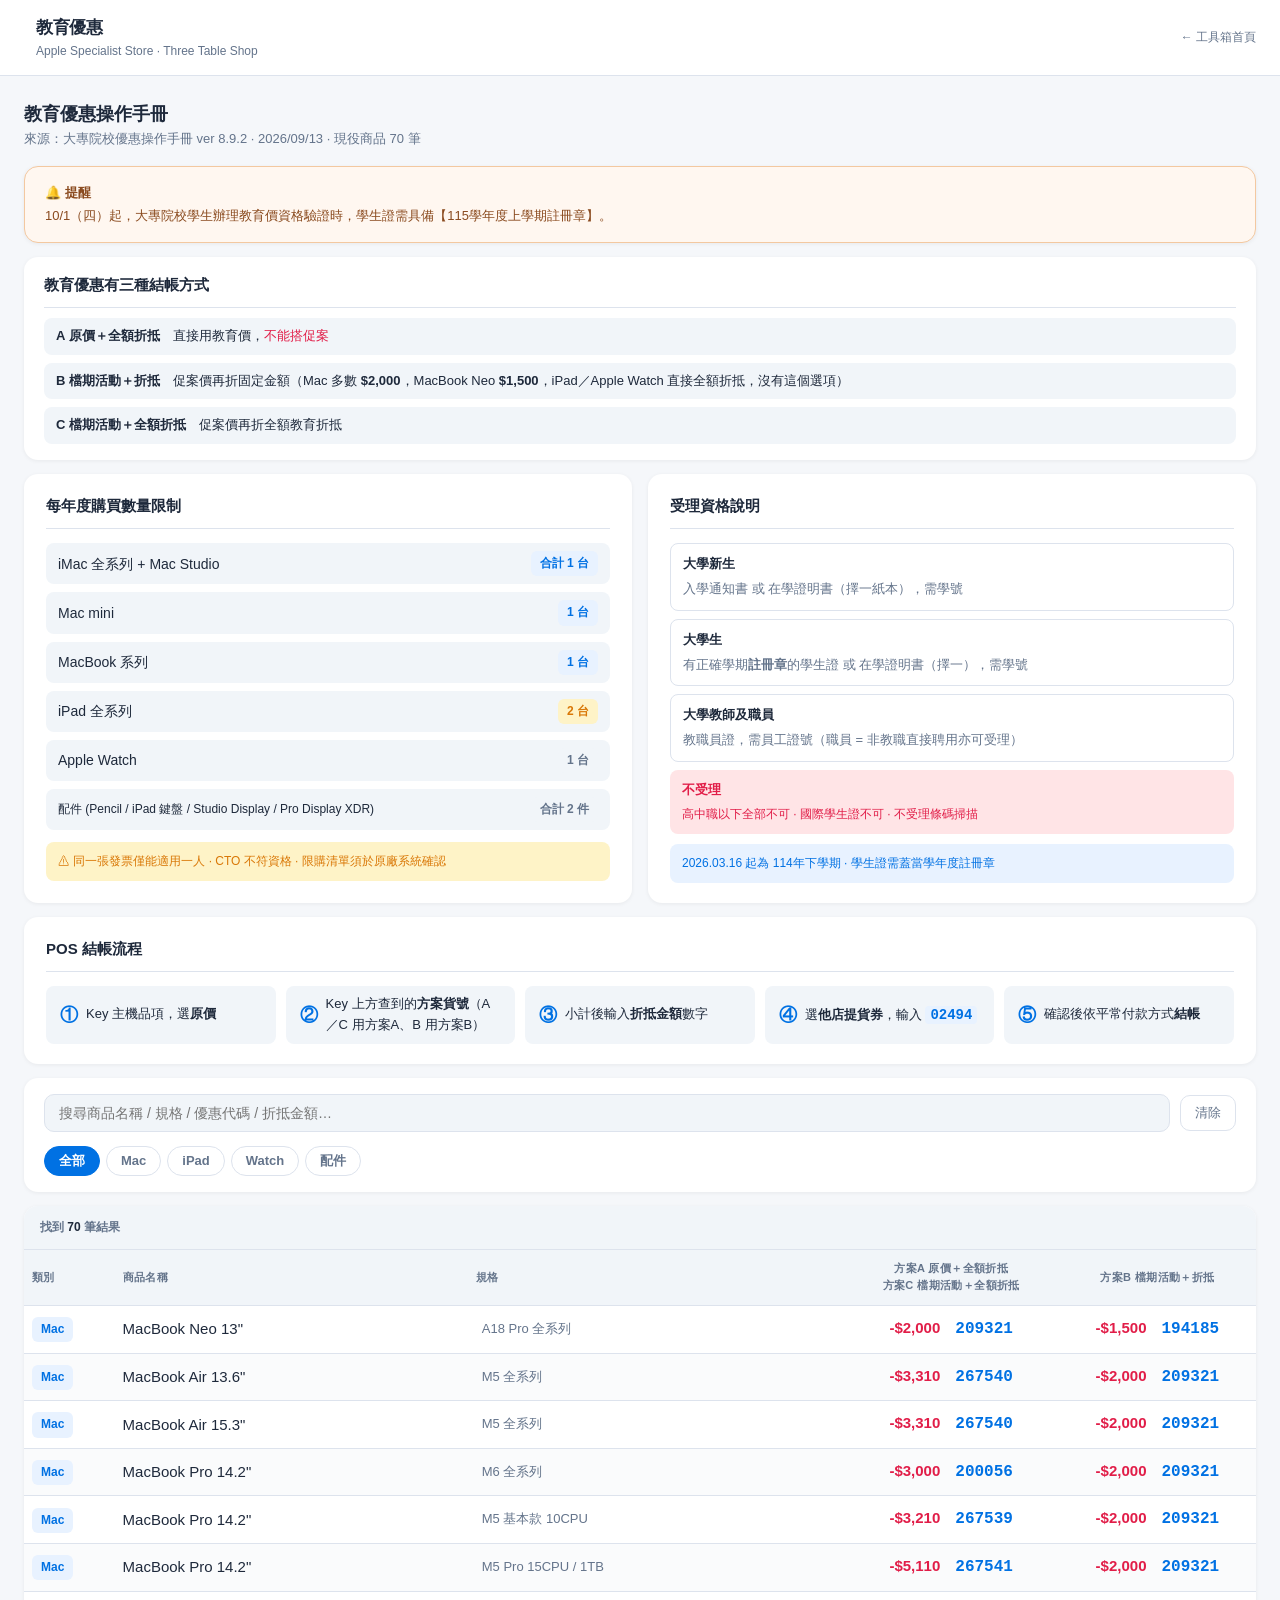
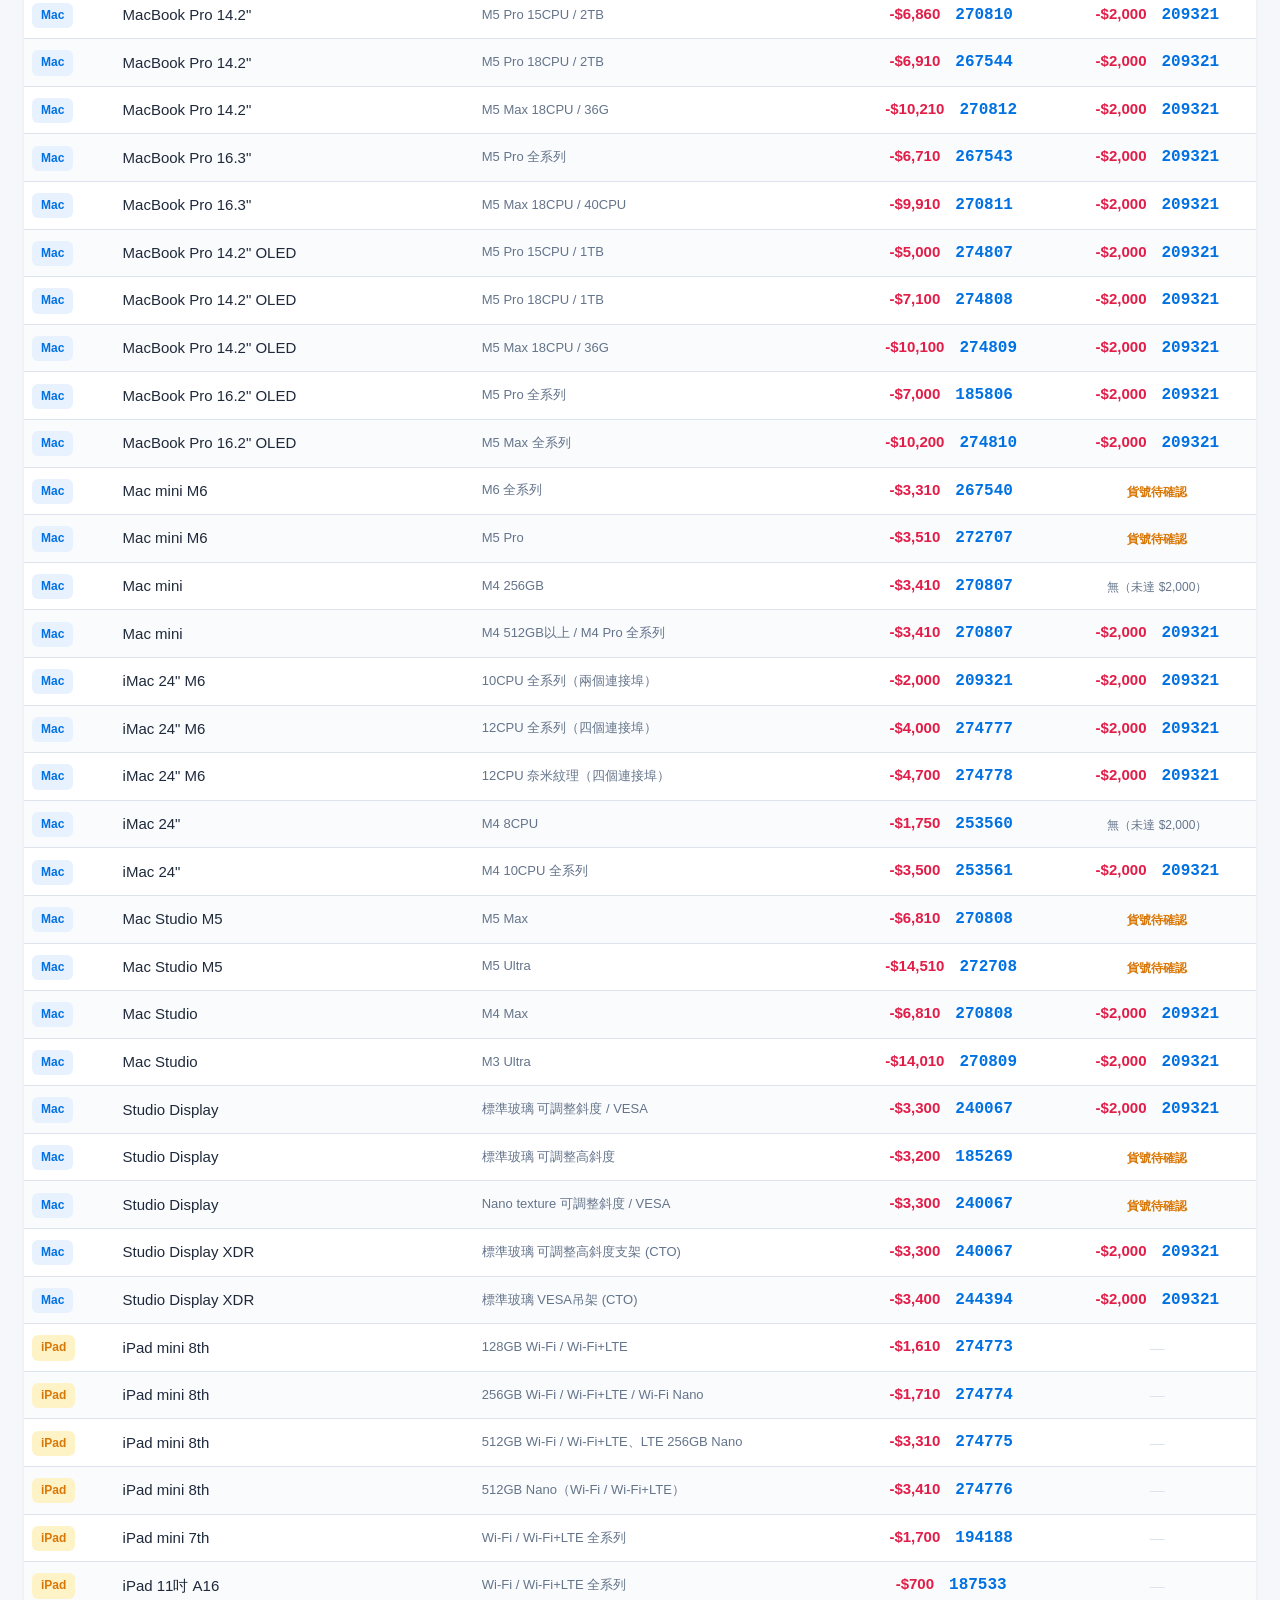
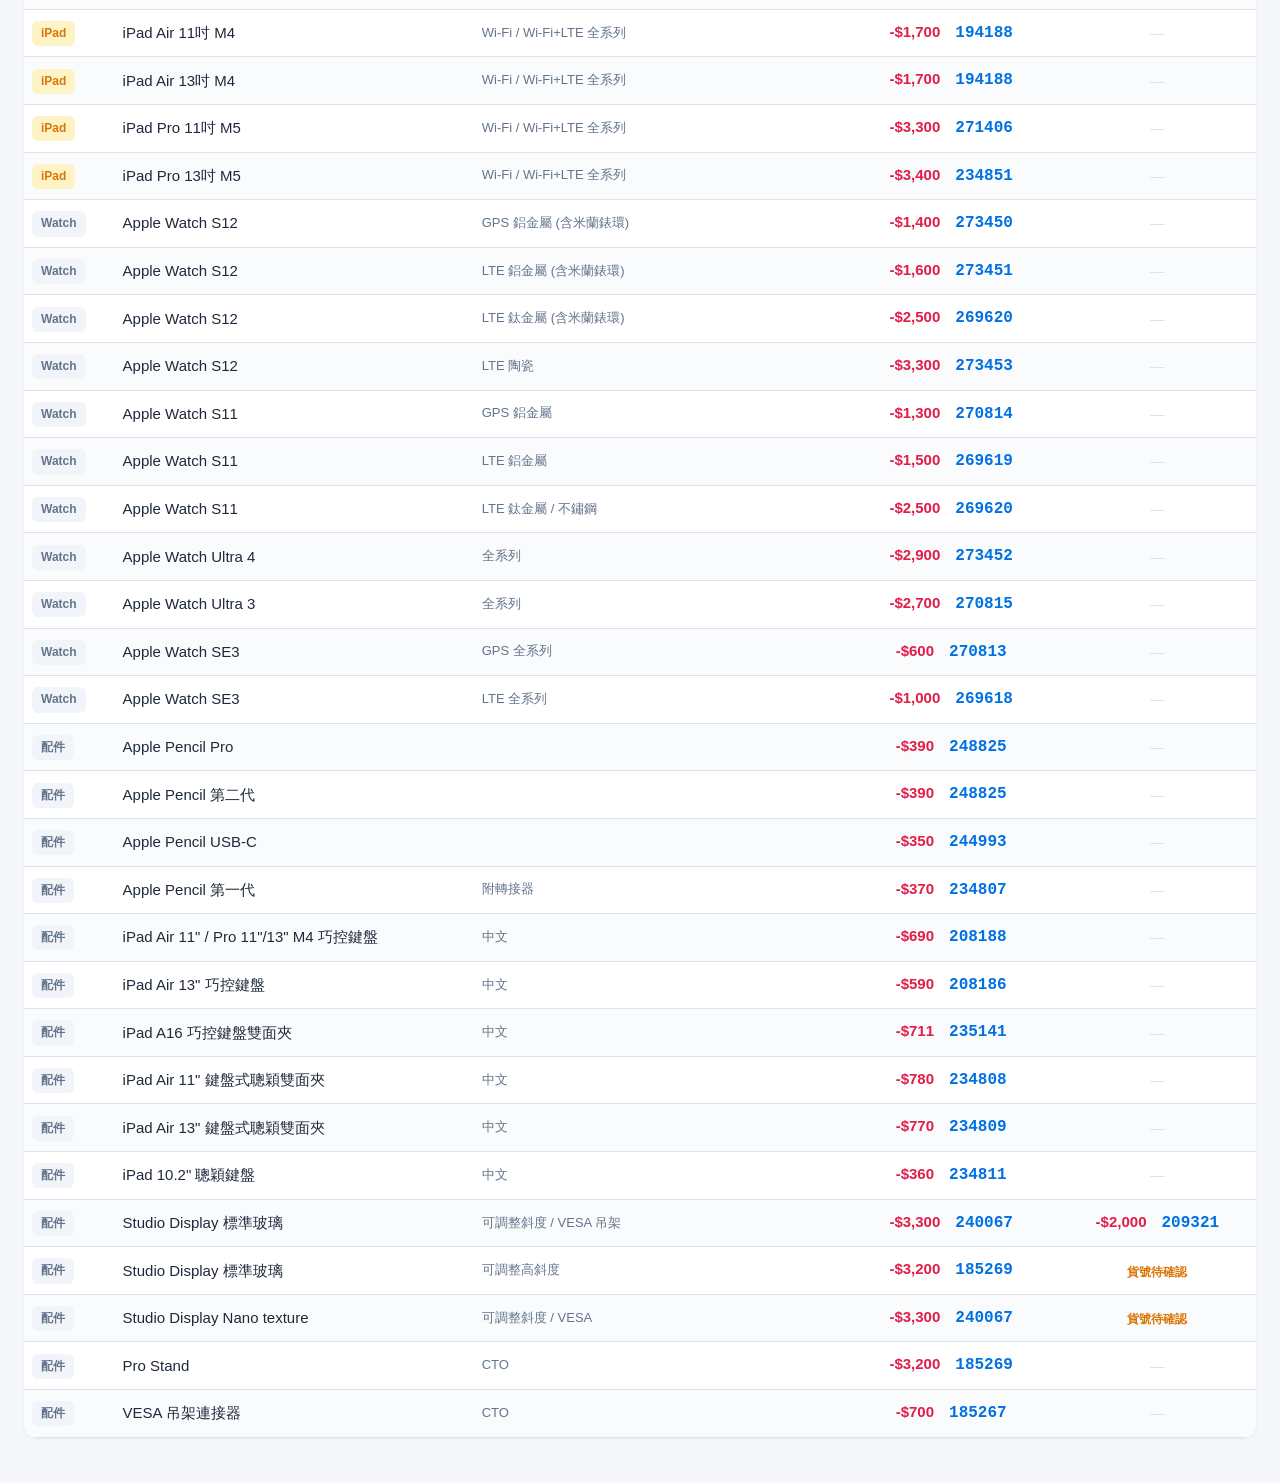
<file: edu.html>
<!DOCTYPE html>
<html lang="zh-TW">
<head>
<meta charset="UTF-8">
<meta name="viewport" content="width=device-width, initial-scale=1.0">
<title>教育優惠</title>
<link rel="stylesheet" href="shared/style.css">
<style>
/* 手機卡片：方案A／C 標題較長，讓標題換行、金額＋貨號維持同一行 */
.search-table tr.search-row td[data-label^="方案"]::before{flex-shrink:1;white-space:pre-line;text-align:left;line-height:1.5;margin-right:10px}
.search-table tr.search-row td[data-label^="方案"]>span{white-space:nowrap;flex-shrink:0}
</style>
</head>
<body>

<div class="hdr">
  <div class="hdr-left">
    <span class="hdr-logo"></span>
    <div>
      <div class="hdr-title">教育優惠</div>
      <div class="hdr-sub">Apple Specialist Store · Three Table Shop</div>
    </div>
  </div>
  <a href="index.html" class="hdr-date" style="text-decoration:none">← 工具箱首頁</a>
</div>

<div class="main" id="mc"></div>

<script>
let eduQuery = '';
let eduCat = 'all';

// b = 方案 B（當期活動＋教育折抵固定金額）：只有 Mac（含 Studio Display）有；'none' = 沒有方案 B；'pending' = 貨號待確認（2026-10-14 教育優惠門市速查表）
const EDU_ITEMS = [
  {cat:'Mac', name:'MacBook Neo 13"', spec:'A18 Pro 全系列', discount:2000, code:'209321', b:{d:1500,code:'194185'}},
  {cat:'Mac', name:'MacBook Air 13.6"', spec:'M5 全系列', discount:3310, code:'267540', b:{d:2000,code:'209321'}},
  {cat:'Mac', name:'MacBook Air 15.3"', spec:'M5 全系列', discount:3310, code:'267540', b:{d:2000,code:'209321'}},
  {cat:'Mac', name:'MacBook Pro 14.2"', spec:'M6 全系列', discount:3000, code:'200056', b:{d:2000,code:'209321'}},
  {cat:'Mac', name:'MacBook Pro 14.2"', spec:'M5 基本款 10CPU', discount:3210, code:'267539', b:{d:2000,code:'209321'}},
  {cat:'Mac', name:'MacBook Pro 14.2"', spec:'M5 Pro 15CPU / 1TB', discount:5110, code:'267541', b:{d:2000,code:'209321'}},
  {cat:'Mac', name:'MacBook Pro 14.2"', spec:'M5 Pro 15CPU / 2TB', discount:6860, code:'270810', b:{d:2000,code:'209321'}},
  {cat:'Mac', name:'MacBook Pro 14.2"', spec:'M5 Pro 18CPU / 2TB', discount:6910, code:'267544', b:{d:2000,code:'209321'}},
  {cat:'Mac', name:'MacBook Pro 14.2"', spec:'M5 Max 18CPU / 36G', discount:10210, code:'270812', b:{d:2000,code:'209321'}},
  {cat:'Mac', name:'MacBook Pro 16.3"', spec:'M5 Pro 全系列', discount:6710, code:'267543', b:{d:2000,code:'209321'}},
  {cat:'Mac', name:'MacBook Pro 16.3"', spec:'M5 Max 18CPU / 40CPU', discount:9910, code:'270811', b:{d:2000,code:'209321'}},
  {cat:'Mac', name:'MacBook Pro 14.2" OLED', spec:'M5 Pro 15CPU / 1TB', discount:5000, code:'274807', b:{d:2000,code:'209321'}},
  {cat:'Mac', name:'MacBook Pro 14.2" OLED', spec:'M5 Pro 18CPU / 1TB', discount:7100, code:'274808', b:{d:2000,code:'209321'}},
  {cat:'Mac', name:'MacBook Pro 14.2" OLED', spec:'M5 Max 18CPU / 36G', discount:10100, code:'274809', b:{d:2000,code:'209321'}},
  {cat:'Mac', name:'MacBook Pro 16.2" OLED', spec:'M5 Pro 全系列', discount:7000, code:'185806', b:{d:2000,code:'209321'}},
  {cat:'Mac', name:'MacBook Pro 16.2" OLED', spec:'M5 Max 全系列', discount:10200, code:'274810', b:{d:2000,code:'209321'}},
  {cat:'Mac', name:'Mac mini M6', spec:'M6 全系列', discount:3310, code:'267540', b:'pending'},
  {cat:'Mac', name:'Mac mini M6', spec:'M5 Pro', discount:3510, code:'272707', b:'pending'},
  {cat:'Mac', name:'Mac mini', spec:'M4 256GB', discount:3410, code:'270807', b:'none'},
  {cat:'Mac', name:'Mac mini', spec:'M4 512GB以上 / M4 Pro 全系列', discount:3410, code:'270807', b:{d:2000,code:'209321'}},
  {cat:'Mac', name:'iMac 24" M6', spec:'10CPU 全系列（兩個連接埠）', discount:2000, code:'209321', b:{d:2000,code:'209321'}},
  {cat:'Mac', name:'iMac 24" M6', spec:'12CPU 全系列（四個連接埠）', discount:4000, code:'274777', b:{d:2000,code:'209321'}},
  {cat:'Mac', name:'iMac 24" M6', spec:'12CPU 奈米紋理（四個連接埠）', discount:4700, code:'274778', b:{d:2000,code:'209321'}},
  {cat:'Mac', name:'iMac 24"', spec:'M4 8CPU', discount:1750, code:'253560', b:'none'},
  {cat:'Mac', name:'iMac 24"', spec:'M4 10CPU 全系列', discount:3500, code:'253561', b:{d:2000,code:'209321'}},
  {cat:'Mac', name:'Mac Studio M5', spec:'M5 Max', discount:6810, code:'270808', b:'pending'},
  {cat:'Mac', name:'Mac Studio M5', spec:'M5 Ultra', discount:14510, code:'272708', b:'pending'},
  {cat:'Mac', name:'Mac Studio', spec:'M4 Max', discount:6810, code:'270808', b:{d:2000,code:'209321'}},
  {cat:'Mac', name:'Mac Studio', spec:'M3 Ultra', discount:14010, code:'270809', b:{d:2000,code:'209321'}},
  {cat:'Mac', name:'Studio Display', spec:'標準玻璃 可調整斜度 / VESA', discount:3300, code:'240067', b:{d:2000,code:'209321'}},
  {cat:'Mac', name:'Studio Display', spec:'標準玻璃 可調整高斜度', discount:3200, code:'185269', b:'pending'},
  {cat:'Mac', name:'Studio Display', spec:'Nano texture 可調整斜度 / VESA', discount:3300, code:'240067', b:'pending'},
  {cat:'Mac', name:'Studio Display XDR', spec:'標準玻璃 可調整高斜度支架 (CTO)', discount:3300, code:'240067', b:{d:2000,code:'209321'}},
  {cat:'Mac', name:'Studio Display XDR', spec:'標準玻璃 VESA吊架 (CTO)', discount:3400, code:'244394', b:{d:2000,code:'209321'}},
  {cat:'iPad', name:'iPad mini 8th', spec:'128GB Wi-Fi / Wi-Fi+LTE', discount:1610, code:'274773'},
  {cat:'iPad', name:'iPad mini 8th', spec:'256GB Wi-Fi / Wi-Fi+LTE / Wi-Fi Nano', discount:1710, code:'274774'},
  {cat:'iPad', name:'iPad mini 8th', spec:'512GB Wi-Fi / Wi-Fi+LTE、LTE 256GB Nano', discount:3310, code:'274775'},
  {cat:'iPad', name:'iPad mini 8th', spec:'512GB Nano（Wi-Fi / Wi-Fi+LTE）', discount:3410, code:'274776'},
  {cat:'iPad', name:'iPad mini 7th', spec:'Wi-Fi / Wi-Fi+LTE 全系列', discount:1700, code:'194188'},
  {cat:'iPad', name:'iPad 11吋 A16', spec:'Wi-Fi / Wi-Fi+LTE 全系列', discount:700, code:'187533'},
  {cat:'iPad', name:'iPad Air 11吋 M4', spec:'Wi-Fi / Wi-Fi+LTE 全系列', discount:1700, code:'194188'},
  {cat:'iPad', name:'iPad Air 13吋 M4', spec:'Wi-Fi / Wi-Fi+LTE 全系列', discount:1700, code:'194188'},
  {cat:'iPad', name:'iPad Pro 11吋 M5', spec:'Wi-Fi / Wi-Fi+LTE 全系列', discount:3300, code:'271406'},
  {cat:'iPad', name:'iPad Pro 13吋 M5', spec:'Wi-Fi / Wi-Fi+LTE 全系列', discount:3400, code:'234851'},
  {cat:'Watch', name:'Apple Watch S12', spec:'GPS 鋁金屬 (含米蘭錶環)', discount:1400, code:'273450'},
  {cat:'Watch', name:'Apple Watch S12', spec:'LTE 鋁金屬 (含米蘭錶環)', discount:1600, code:'273451'},
  {cat:'Watch', name:'Apple Watch S12', spec:'LTE 鈦金屬 (含米蘭錶環)', discount:2500, code:'269620'},
  {cat:'Watch', name:'Apple Watch S12', spec:'LTE 陶瓷', discount:3300, code:'273453'},
  {cat:'Watch', name:'Apple Watch S11', spec:'GPS 鋁金屬', discount:1300, code:'270814'},
  {cat:'Watch', name:'Apple Watch S11', spec:'LTE 鋁金屬', discount:1500, code:'269619'},
  {cat:'Watch', name:'Apple Watch S11', spec:'LTE 鈦金屬 / 不鏽鋼', discount:2500, code:'269620'},
  {cat:'Watch', name:'Apple Watch Ultra 4', spec:'全系列', discount:2900, code:'273452'},
  {cat:'Watch', name:'Apple Watch Ultra 3', spec:'全系列', discount:2700, code:'270815'},
  {cat:'Watch', name:'Apple Watch SE3', spec:'GPS 全系列', discount:600, code:'270813'},
  {cat:'Watch', name:'Apple Watch SE3', spec:'LTE 全系列', discount:1000, code:'269618'},
  {cat:'配件', name:'Apple Pencil Pro', spec:'', discount:390, code:'248825'},
  {cat:'配件', name:'Apple Pencil 第二代', spec:'', discount:390, code:'248825'},
  {cat:'配件', name:'Apple Pencil USB-C', spec:'', discount:350, code:'244993'},
  {cat:'配件', name:'Apple Pencil 第一代', spec:'附轉接器', discount:370, code:'234807'},
  {cat:'配件', name:'iPad Air 11" / Pro 11"/13" M4 巧控鍵盤', spec:'中文', discount:690, code:'208188'},
  {cat:'配件', name:'iPad Air 13" 巧控鍵盤', spec:'中文', discount:590, code:'208186'},
  {cat:'配件', name:'iPad A16 巧控鍵盤雙面夾', spec:'中文', discount:711, code:'235141'},
  {cat:'配件', name:'iPad Air 11" 鍵盤式聰穎雙面夾', spec:'中文', discount:780, code:'234808'},
  {cat:'配件', name:'iPad Air 13" 鍵盤式聰穎雙面夾', spec:'中文', discount:770, code:'234809'},
  {cat:'配件', name:'iPad 10.2" 聰穎鍵盤', spec:'中文', discount:360, code:'234811'},
  {cat:'配件', name:'Studio Display 標準玻璃', spec:'可調整斜度 / VESA 吊架', discount:3300, code:'240067', b:{d:2000,code:'209321'}},
  {cat:'配件', name:'Studio Display 標準玻璃', spec:'可調整高斜度', discount:3200, code:'185269', b:'pending'},
  {cat:'配件', name:'Studio Display Nano texture', spec:'可調整斜度 / VESA', discount:3300, code:'240067', b:'pending'},
  {cat:'配件', name:'Pro Stand', spec:'CTO', discount:3200, code:'185269'},
  {cat:'配件', name:'VESA 吊架連接器', spec:'CTO', discount:700, code:'185267'},
];
function planB(p){
  if(!p.b) return '<span style="color:var(--border)">—</span>';
  if(p.b === 'none') return '<span style="color:var(--gray);font-size:12px">無（未達 $2,000）</span>';
  if(p.b === 'pending') return '<span style="color:var(--orange);font-size:12px;font-weight:600">貨號待確認</span>';
  return `<span><span style="font-weight:700;color:var(--red)">-$${p.b.d.toLocaleString()}</span>　<span style="font-family:ui-monospace,monospace;font-weight:700;color:var(--blue);font-size:16px">${p.b.code}</span></span>`;
}
function updateEduResults(){
  const filtered = EDU_ITEMS.filter(p => {
    const matchCat = eduCat === 'all' || p.cat === eduCat;
    if(!matchCat) return false;
    if(!eduQuery) return true;
    const q = eduQuery.toLowerCase();
    return [p.name, p.spec, p.code, String(p.discount), p.b?.code || ''].some(v => v.toLowerCase().includes(q));
  });
  document.querySelectorAll('.edu-cat-btn').forEach(btn => {
    const c = btn.dataset.cat;
    const on = c === eduCat;
    btn.style.borderColor = on ? 'var(--blue)' : 'var(--border)';
    btn.style.background  = on ? 'var(--blue)' : 'var(--white)';
    btn.style.color       = on ? '#fff' : 'var(--gray)';
  });
  const el = document.getElementById('edu-results');
  if(!el) return;
  const badgeCls = c => c==='Mac'?'badge-blue':c==='iPad'?'badge-orange':'badge-gray';
  el.innerHTML = `
    <div style="padding:12px 16px;background:var(--light);border-bottom:1px solid var(--border);font-size:12px;color:var(--gray);font-weight:600">找到 <span style="color:var(--text)">${filtered.length}</span> 筆結果</div>
    ${filtered.length === 0 ? `<div class="empty">找不到符合的商品</div>` : `
    <div class="search-table-wrap" style="overflow-x:auto">
      <table class="search-table" style="width:100%;border-collapse:collapse;font-size:15px">
        <thead>
          <tr style="background:var(--light);border-bottom:1px solid var(--border)">
            <th style="padding:10px 8px;text-align:left;font-weight:700;font-size:11px;color:var(--gray);text-transform:uppercase;letter-spacing:.4px;white-space:nowrap">類別</th>
            <th style="padding:10px 8px;text-align:left;font-weight:700;font-size:11px;color:var(--gray);text-transform:uppercase;letter-spacing:.4px">商品名稱</th>
            <th style="padding:10px 8px;text-align:left;font-weight:700;font-size:11px;color:var(--gray);text-transform:uppercase;letter-spacing:.4px">規格</th>
            <th style="padding:10px 14px;text-align:center;font-weight:700;font-size:11px;color:var(--gray);text-transform:uppercase;letter-spacing:.4px;white-space:nowrap">方案A 原價＋全額折抵<br>方案C 檔期活動＋全額折抵</th>
            <th style="padding:10px 14px;text-align:center;font-weight:700;font-size:11px;color:var(--gray);text-transform:uppercase;letter-spacing:.4px;white-space:nowrap">方案B 檔期活動＋折抵</th>
          </tr>
        </thead>
        <tbody>
          ${filtered.map((p,i)=>`
            <tr class="search-row" style="border-bottom:1px solid var(--border);background:${i%2===0?'var(--white)':'#fafbfc'}" onmouseover="this.style.background='var(--blue-bg)'" onmouseout="this.style.background='${i%2===0?'var(--white)':'#fafbfc'}'">
              <td data-label="類別" style="padding:10px 8px;white-space:nowrap"><span class="badge ${badgeCls(p.cat)}">${p.cat}</span></td>
              <td data-label="商品名稱" style="padding:10px 8px;font-weight:500">${p.name}</td>
              <td data-label="規格" style="padding:10px 14px;color:var(--gray);font-size:13px">${p.spec}</td>
              <td data-label="方案A 原價＋全額折抵&#10;方案C 檔期活動＋全額折抵" style="padding:10px 14px;text-align:center;white-space:nowrap"><span><span style="font-weight:700;color:var(--red)">-$${p.discount.toLocaleString()}</span>　<span style="font-family:ui-monospace,monospace;font-weight:700;color:var(--blue);font-size:16px">${p.code}</span></span></td>
              <td data-label="方案B 檔期活動＋折抵" style="padding:10px 14px;text-align:center;white-space:nowrap">${planB(p)}</td>
            </tr>`).join('')}
        </tbody>
      </table>
    </div>`}`;
}

function renderEdu(){
  const cats = ['all','Mac','iPad','Watch','配件'];
  const catLabels = {all:'全部', Mac:'Mac', iPad:'iPad', Watch:'Watch', 配件:'配件'};
  document.getElementById('mc').innerHTML = `
    <div class="sec-hdr"><div><div class="sec-title">教育優惠操作手冊</div><div class="sec-sub">來源：大專院校優惠操作手冊 ver 8.9.2 · 2026/09/13 · 現役商品 ${EDU_ITEMS.length} 筆</div></div></div>
    <div class="card" style="padding:14px 20px;margin-bottom:14px;background:#fff7f0;border:1.5px solid #f3c8a0;font-size:13px;line-height:1.8;color:#8a4a1e">
      🔔 <b>提醒</b><br>
      10/1（四）起，大專院校學生辦理教育價資格驗證時，學生證需具備【115學年度上學期註冊章】。
    </div>
    <div class="card" style="padding:16px 20px">
      <div style="font-size:15px;font-weight:700;color:var(--text);margin-bottom:10px;padding-bottom:10px;border-bottom:1px solid var(--border)">教育優惠有三種結帳方式</div>
      <div style="display:flex;flex-direction:column;gap:8px;font-size:13px;line-height:1.6">
        <div style="padding:8px 12px;background:var(--light);border-radius:8px"><b>A 原價＋全額折抵</b>　直接用教育價，<span style="color:var(--red)">不能搭促案</span></div>
        <div style="padding:8px 12px;background:var(--light);border-radius:8px"><b>B 檔期活動＋折抵</b>　促案價再折固定金額（Mac 多數 <b>$2,000</b>，MacBook Neo <b>$1,500</b>，iPad／Apple Watch 直接全額折抵，沒有這個選項）</div>
        <div style="padding:8px 12px;background:var(--light);border-radius:8px"><b>C 檔期活動＋全額折抵</b>　促案價再折全額教育折抵</div>
      </div>
    </div>
    <div class="two-col-grid" style="display:grid;grid-template-columns:1fr 1fr;gap:16px;margin-top:0">
      <div class="card">
        <div style="font-size:15px;font-weight:700;color:var(--text);margin-bottom:14px;padding-bottom:10px;border-bottom:1px solid var(--border)">每年度購買數量限制</div>
        <div style="display:flex;flex-direction:column;gap:8px;font-size:14px">
          <div style="display:flex;justify-content:space-between;align-items:center;padding:8px 12px;background:var(--light);border-radius:8px"><span>iMac 全系列 + Mac Studio</span><span class="badge badge-blue">合計 1 台</span></div>
          <div style="display:flex;justify-content:space-between;align-items:center;padding:8px 12px;background:var(--light);border-radius:8px"><span>Mac mini</span><span class="badge badge-blue">1 台</span></div>
          <div style="display:flex;justify-content:space-between;align-items:center;padding:8px 12px;background:var(--light);border-radius:8px"><span>MacBook 系列</span><span class="badge badge-blue">1 台</span></div>
          <div style="display:flex;justify-content:space-between;align-items:center;padding:8px 12px;background:var(--light);border-radius:8px"><span>iPad 全系列</span><span class="badge badge-orange">2 台</span></div>
          <div style="display:flex;justify-content:space-between;align-items:center;padding:8px 12px;background:var(--light);border-radius:8px"><span>Apple Watch</span><span class="badge badge-gray">1 台</span></div>
          <div style="display:flex;justify-content:space-between;align-items:center;padding:8px 12px;background:var(--light);border-radius:8px"><span style="font-size:12px">配件 (Pencil / iPad 鍵盤 / Studio Display / Pro Display XDR)</span><span class="badge badge-gray" style="white-space:nowrap">合計 2 件</span></div>
        </div>
        <div style="margin-top:12px;padding:10px 12px;background:var(--orange-bg);border-radius:8px;font-size:12px;color:var(--orange);font-weight:500;line-height:1.6">
          ⚠ 同一張發票僅能適用一人 · CTO 不符資格 · 限購清單須於原廠系統確認
        </div>
      </div>
      <div class="card">
        <div style="font-size:15px;font-weight:700;color:var(--text);margin-bottom:14px;padding-bottom:10px;border-bottom:1px solid var(--border)">受理資格說明</div>
        <div style="display:flex;flex-direction:column;gap:8px;font-size:13px">
          <div style="padding:10px 12px;border-radius:8px;border:1px solid var(--border)">
            <div style="font-weight:700;margin-bottom:4px">大學新生</div>
            <div style="color:var(--gray)">入學通知書 或 在學證明書（擇一紙本），需學號</div>
          </div>
          <div style="padding:10px 12px;border-radius:8px;border:1px solid var(--border)">
            <div style="font-weight:700;margin-bottom:4px">大學生</div>
            <div style="color:var(--gray)">有正確學期<strong>註冊章</strong>的學生證 或 在學證明書（擇一），需學號</div>
          </div>
          <div style="padding:10px 12px;border-radius:8px;border:1px solid var(--border)">
            <div style="font-weight:700;margin-bottom:4px">大學教師及職員</div>
            <div style="color:var(--gray)">教職員證，需員工證號（職員 = 非教職直接聘用亦可受理）</div>
          </div>
          <div style="padding:10px 12px;border-radius:8px;background:var(--red-bg)">
            <div style="font-weight:700;color:var(--red);margin-bottom:4px">不受理</div>
            <div style="color:var(--red);font-size:12px">高中職以下全部不可 · 國際學生證不可 · 不受理條碼掃描</div>
          </div>
        </div>
        <div style="margin-top:10px;padding:10px 12px;background:var(--blue-bg);border-radius:8px;font-size:12px;color:var(--blue);font-weight:500;line-height:1.6">
          2026.03.16 起為 114年下學期 · 學生證需蓋當學年度註冊章
        </div>
      </div>
    </div>
    <div class="card" style="margin-top:0">
      <div style="font-size:15px;font-weight:700;color:var(--text);margin-bottom:14px;padding-bottom:10px;border-bottom:1px solid var(--border)">POS 結帳流程</div>
      <div style="display:flex;flex-wrap:wrap;gap:10px;font-size:13px">
        <div style="display:flex;align-items:center;gap:8px;padding:8px 14px;background:var(--light);border-radius:8px;flex:1;min-width:150px"><span style="font-weight:700;color:var(--blue);font-size:18px;line-height:1">①</span><span>Key 主機品項，選<strong>原價</strong></span></div>
        <div style="display:flex;align-items:center;gap:8px;padding:8px 14px;background:var(--light);border-radius:8px;flex:1;min-width:150px"><span style="font-weight:700;color:var(--blue);font-size:18px;line-height:1">②</span><span>Key 上方查到的<strong>方案貨號</strong>（A／C 用方案A、B 用方案B）</span></div>
        <div style="display:flex;align-items:center;gap:8px;padding:8px 14px;background:var(--light);border-radius:8px;flex:1;min-width:150px"><span style="font-weight:700;color:var(--blue);font-size:18px;line-height:1">③</span><span>小計後輸入<strong>折抵金額</strong>數字</span></div>
        <div style="display:flex;align-items:center;gap:8px;padding:8px 14px;background:var(--light);border-radius:8px;flex:1;min-width:150px"><span style="font-weight:700;color:var(--blue);font-size:18px;line-height:1">④</span><span>選<strong>他店提貨券</strong>，輸入 <code style="font-family:ui-monospace,monospace;font-weight:700;font-size:14px;color:var(--blue);background:var(--blue-bg);padding:1px 5px;border-radius:4px">02494</code></span></div>
        <div style="display:flex;align-items:center;gap:8px;padding:8px 14px;background:var(--light);border-radius:8px;flex:1;min-width:150px"><span style="font-weight:700;color:var(--blue);font-size:18px;line-height:1">⑤</span><span>確認後依平常付款方式<strong>結帳</strong></span></div>
      </div>
    </div>
    <div class="card" style="padding:16px 20px">
      <div style="display:flex;gap:10px;margin-bottom:14px;flex-wrap:wrap;align-items:center">
        <input id="eq" type="search" value="${eduQuery.replace(/"/g,'&quot;')}" placeholder="搜尋商品名稱 / 規格 / 優惠代碼 / 折抵金額…" autocomplete="off"
          style="flex:1;min-width:200px;padding:10px 14px;border-radius:10px;border:1.5px solid var(--border);font-size:14px;font-family:inherit;outline:none;background:var(--light)"
          oninput="eduQuery=this.value;updateEduResults()" onfocus="this.style.borderColor='var(--blue)'" onblur="this.style.borderColor='var(--border)'">
        <button onclick="eduQuery='';document.getElementById('eq').value='';updateEduResults()" style="padding:8px 14px;border-radius:10px;border:1.5px solid var(--border);background:var(--white);font-size:13px;cursor:pointer;font-family:inherit;color:var(--gray)">清除</button>
      </div>
      <div style="display:flex;gap:6px;flex-wrap:wrap">
        ${cats.map(c=>`<button class="edu-cat-btn" data-cat="${c}" onclick="eduCat='${c}';updateEduResults()" style="padding:5px 14px;border-radius:20px;border:1.5px solid ${eduCat===c?'var(--blue)':'var(--border)'};background:${eduCat===c?'var(--blue)':'var(--white)'};color:${eduCat===c?'#fff':'var(--gray)'};font-size:13px;font-weight:600;cursor:pointer;font-family:inherit;transition:all .13s">${catLabels[c]}</button>`).join('')}
      </div>
    </div>
    <div id="edu-results" class="card" style="padding:0;overflow:hidden"></div>
`;
  updateEduResults();
}


renderEdu();
</script>
</body>
</html>
</file>
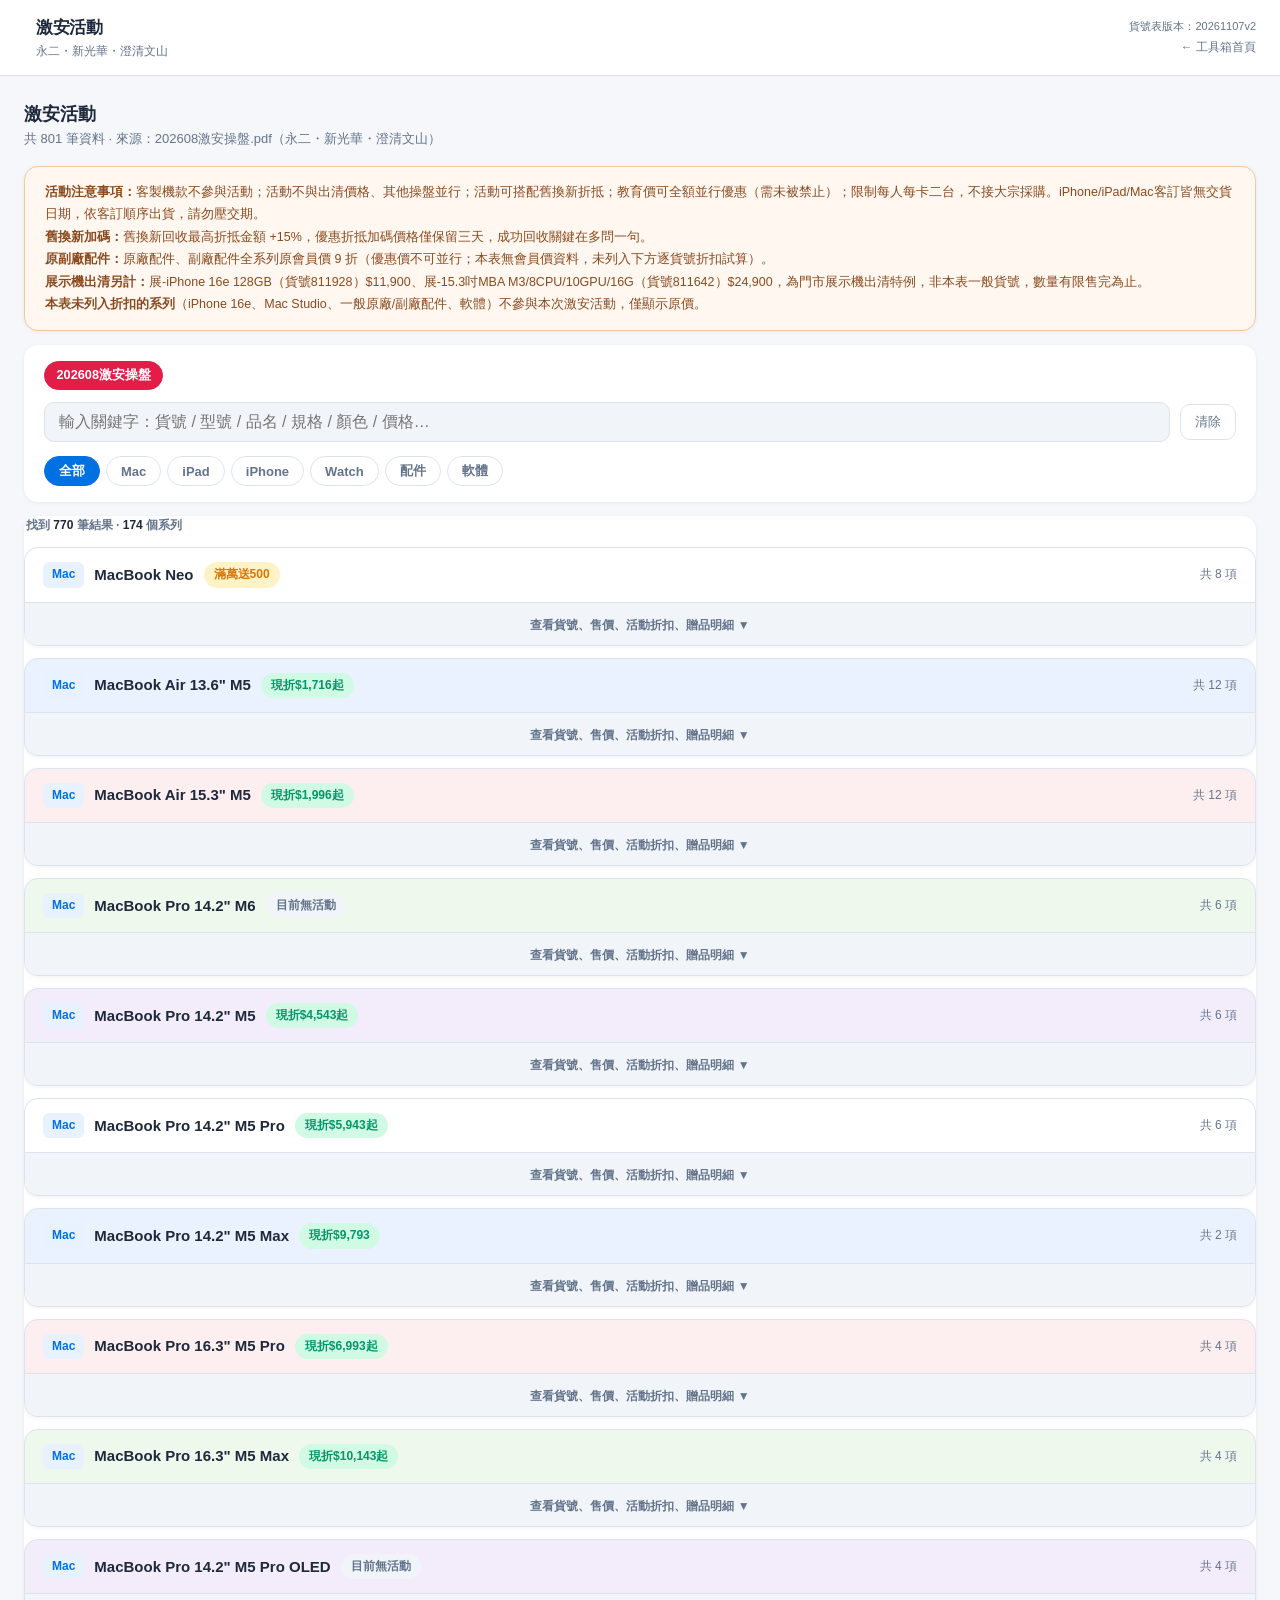
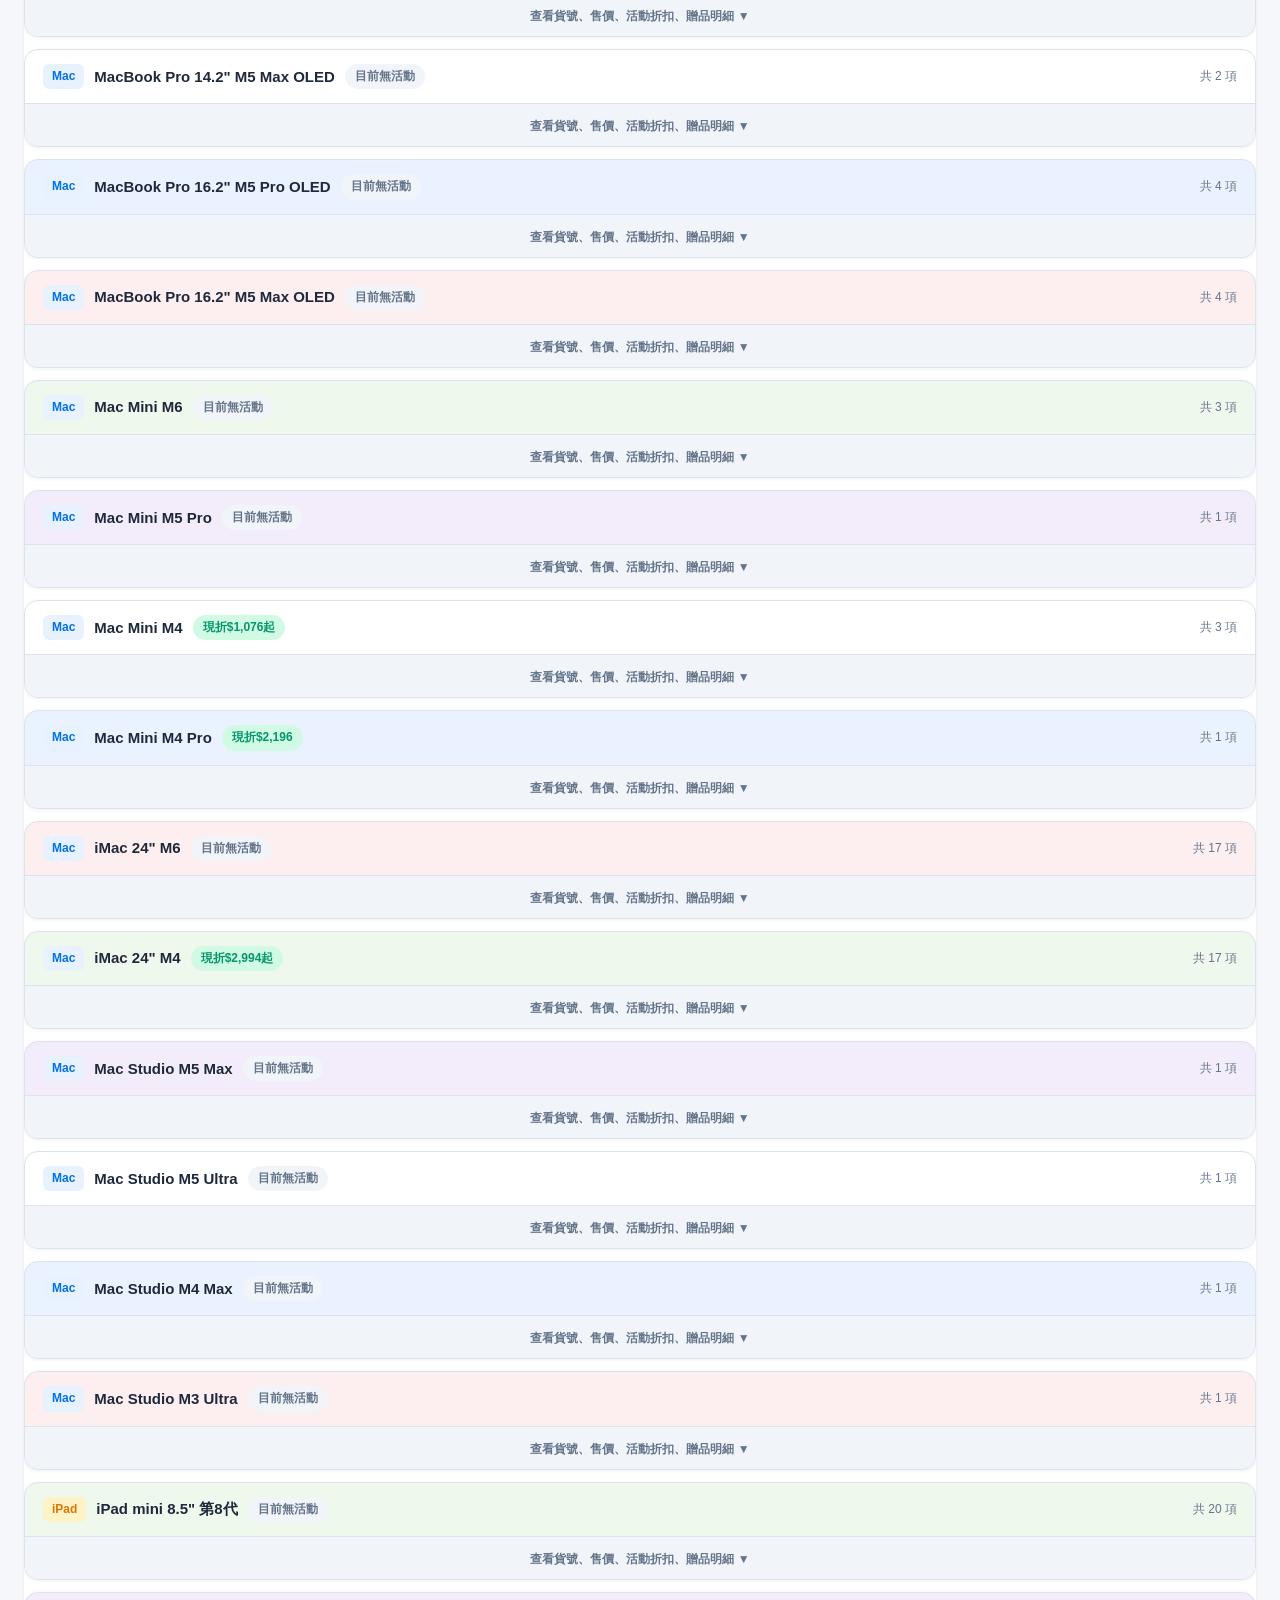
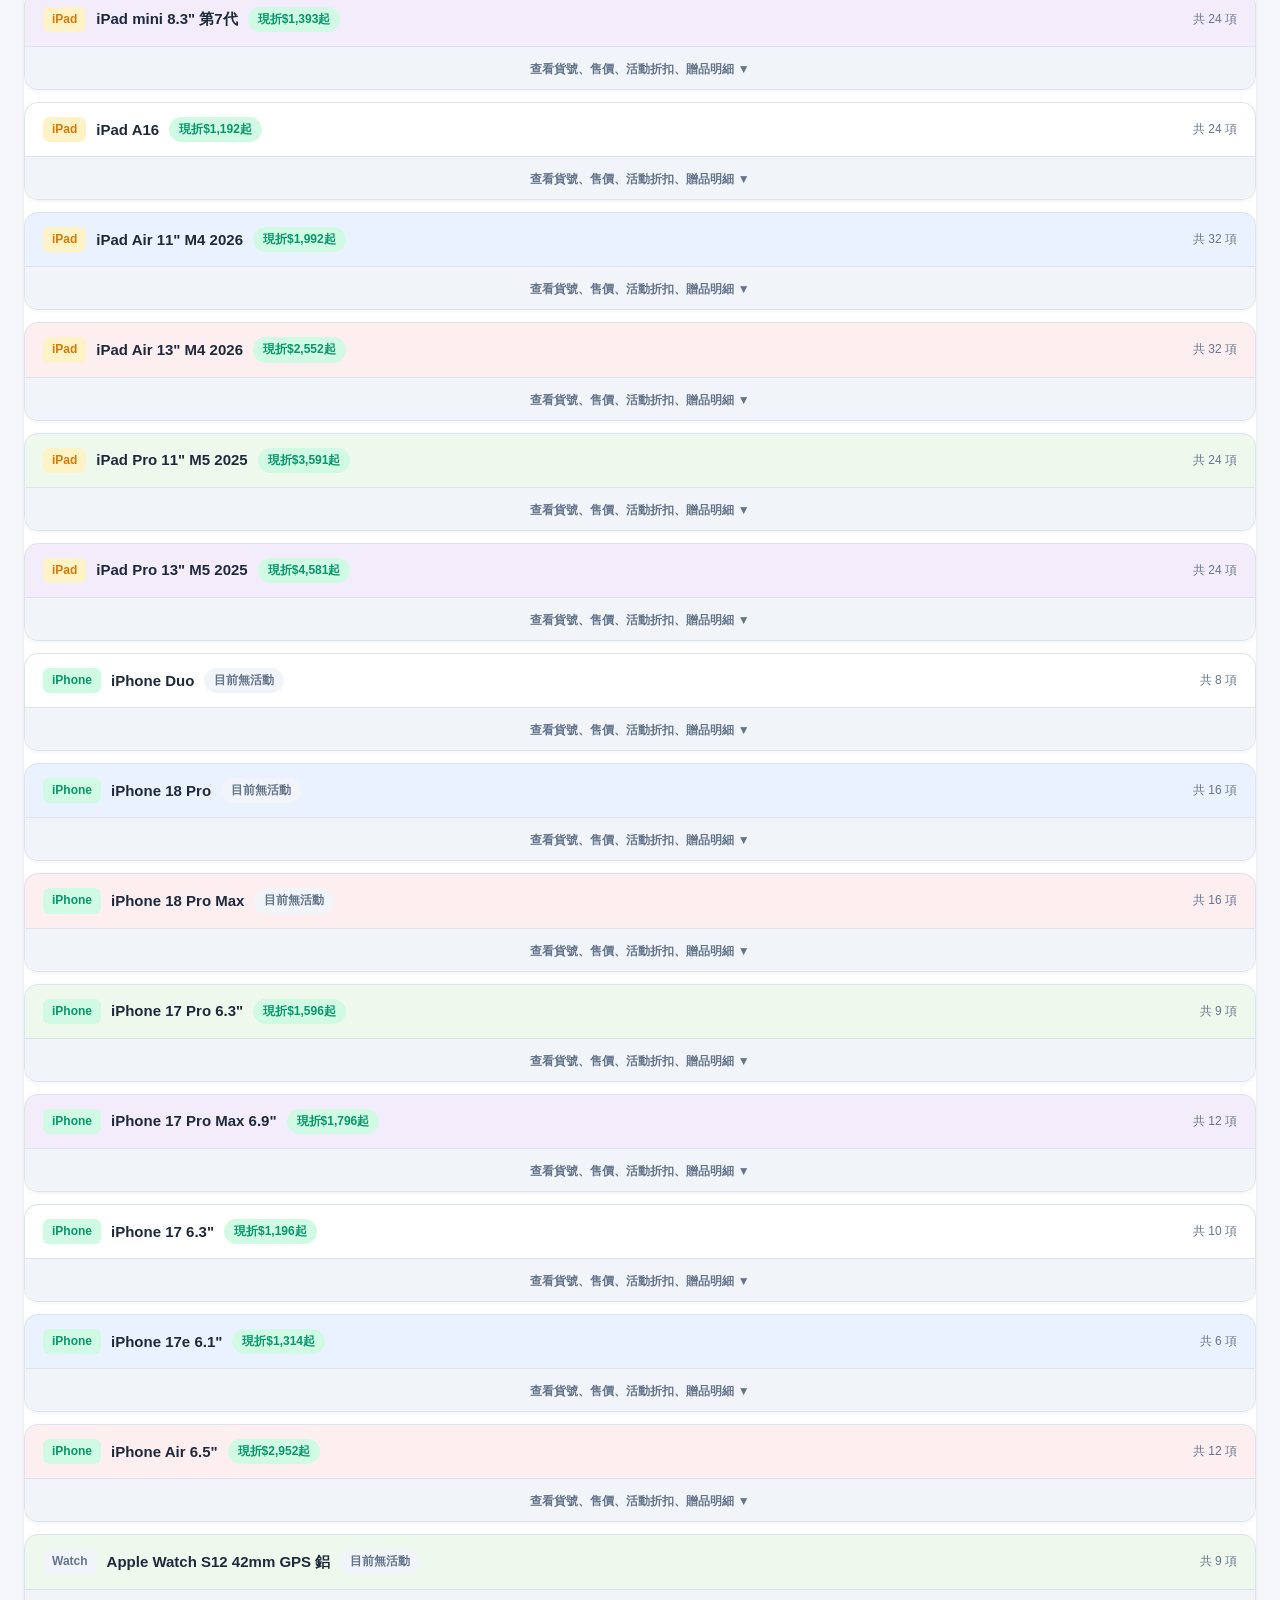
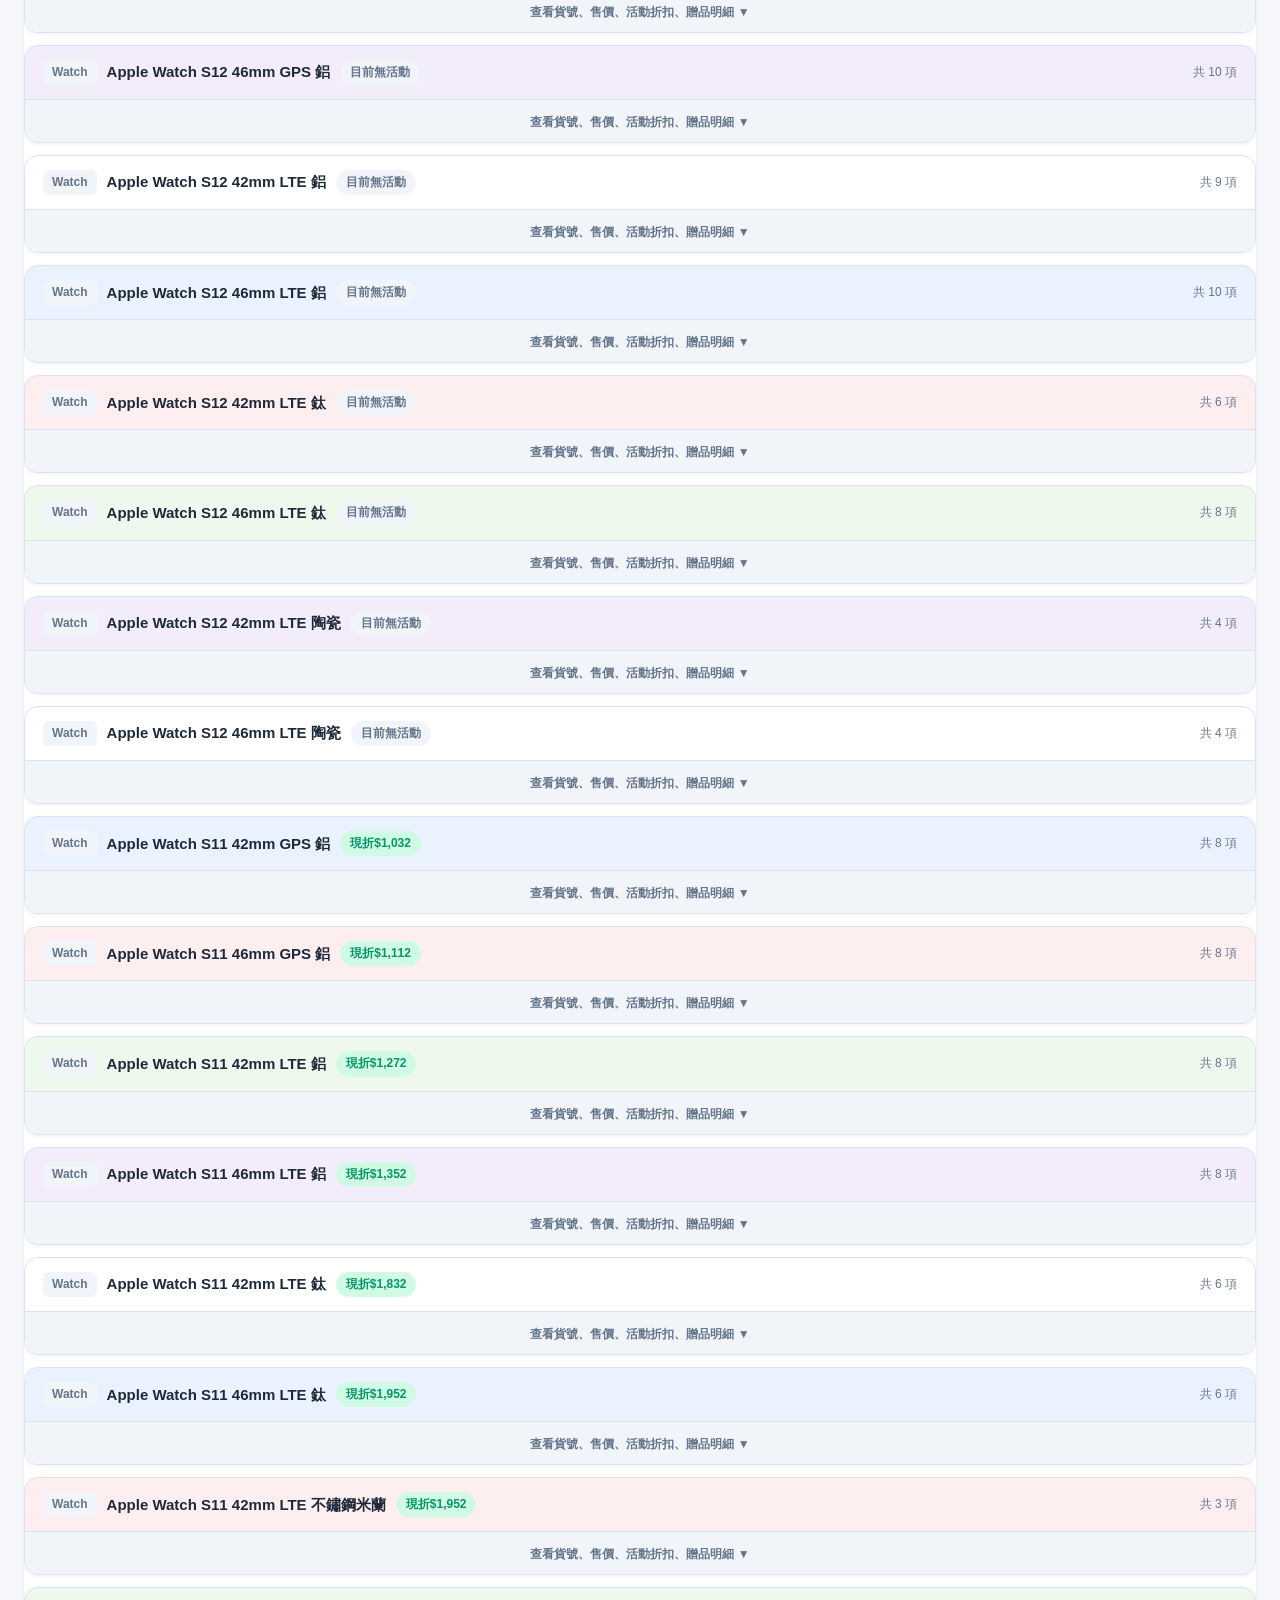
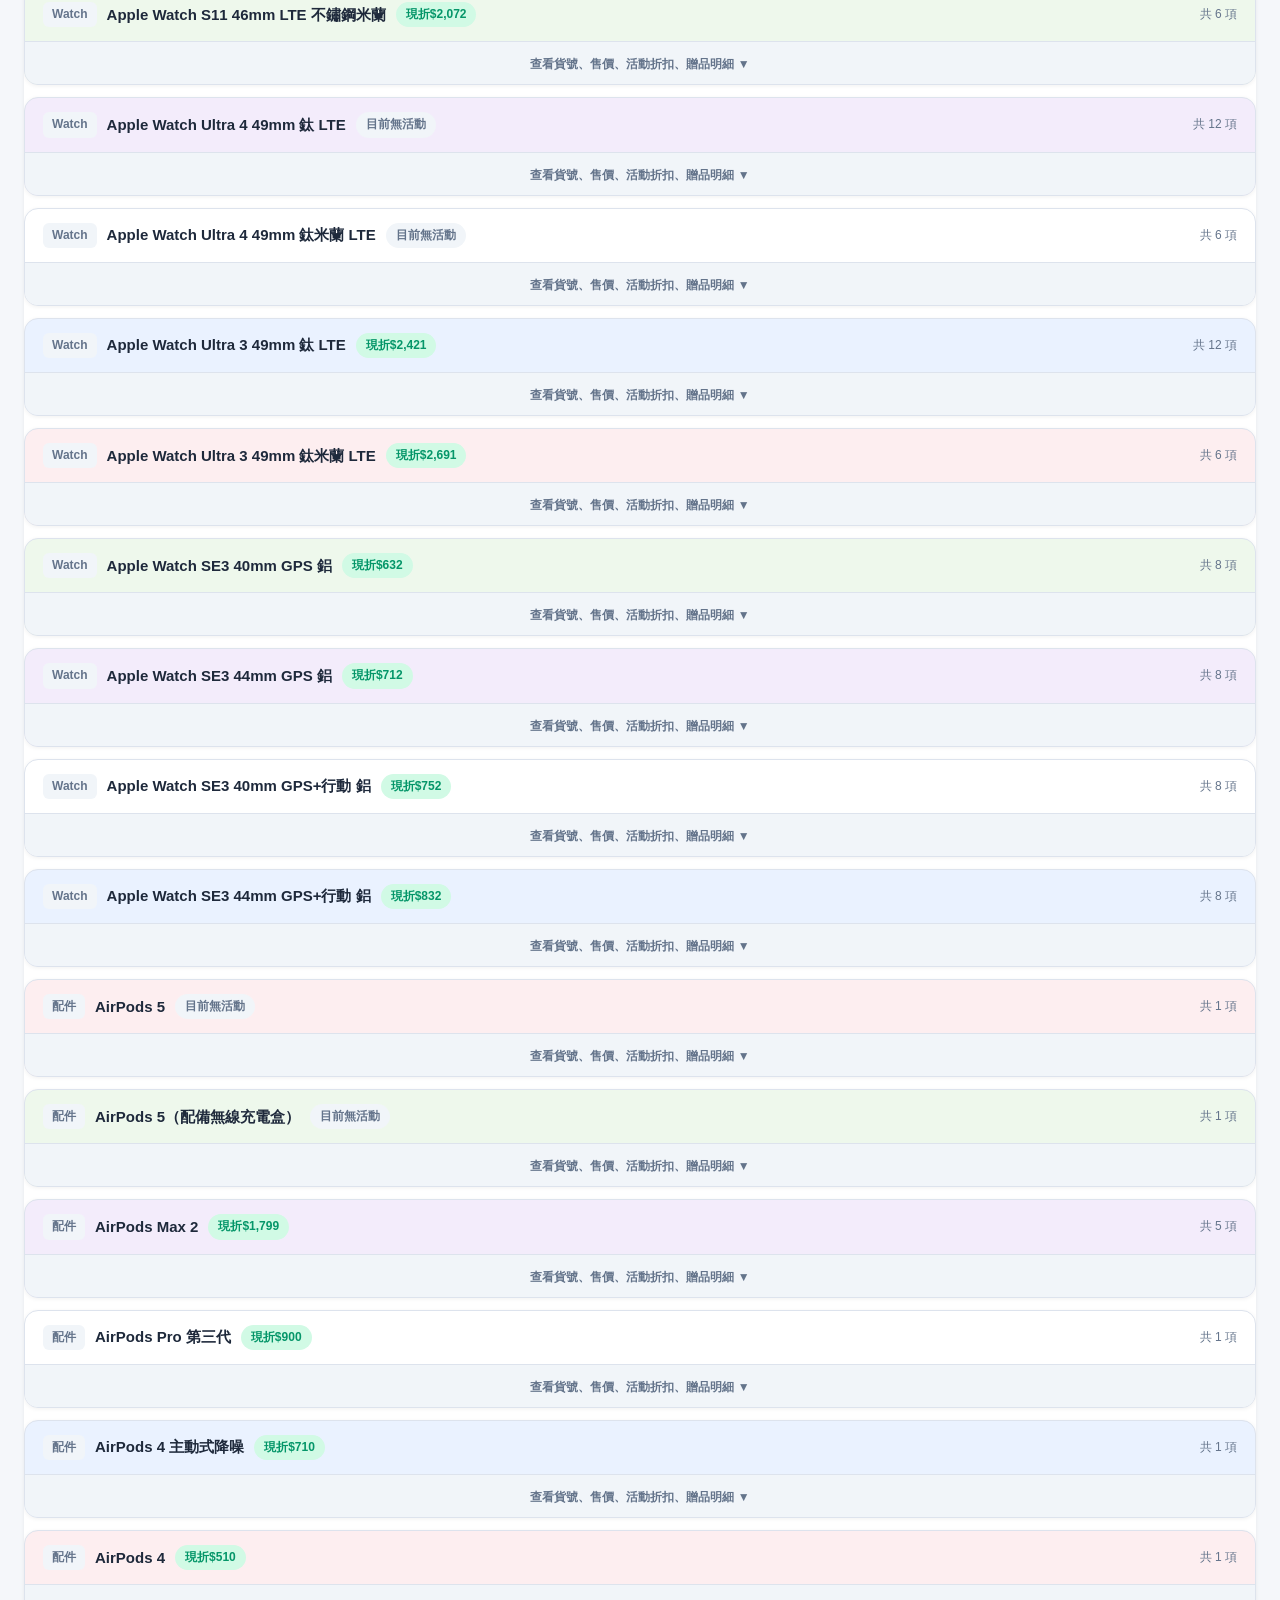
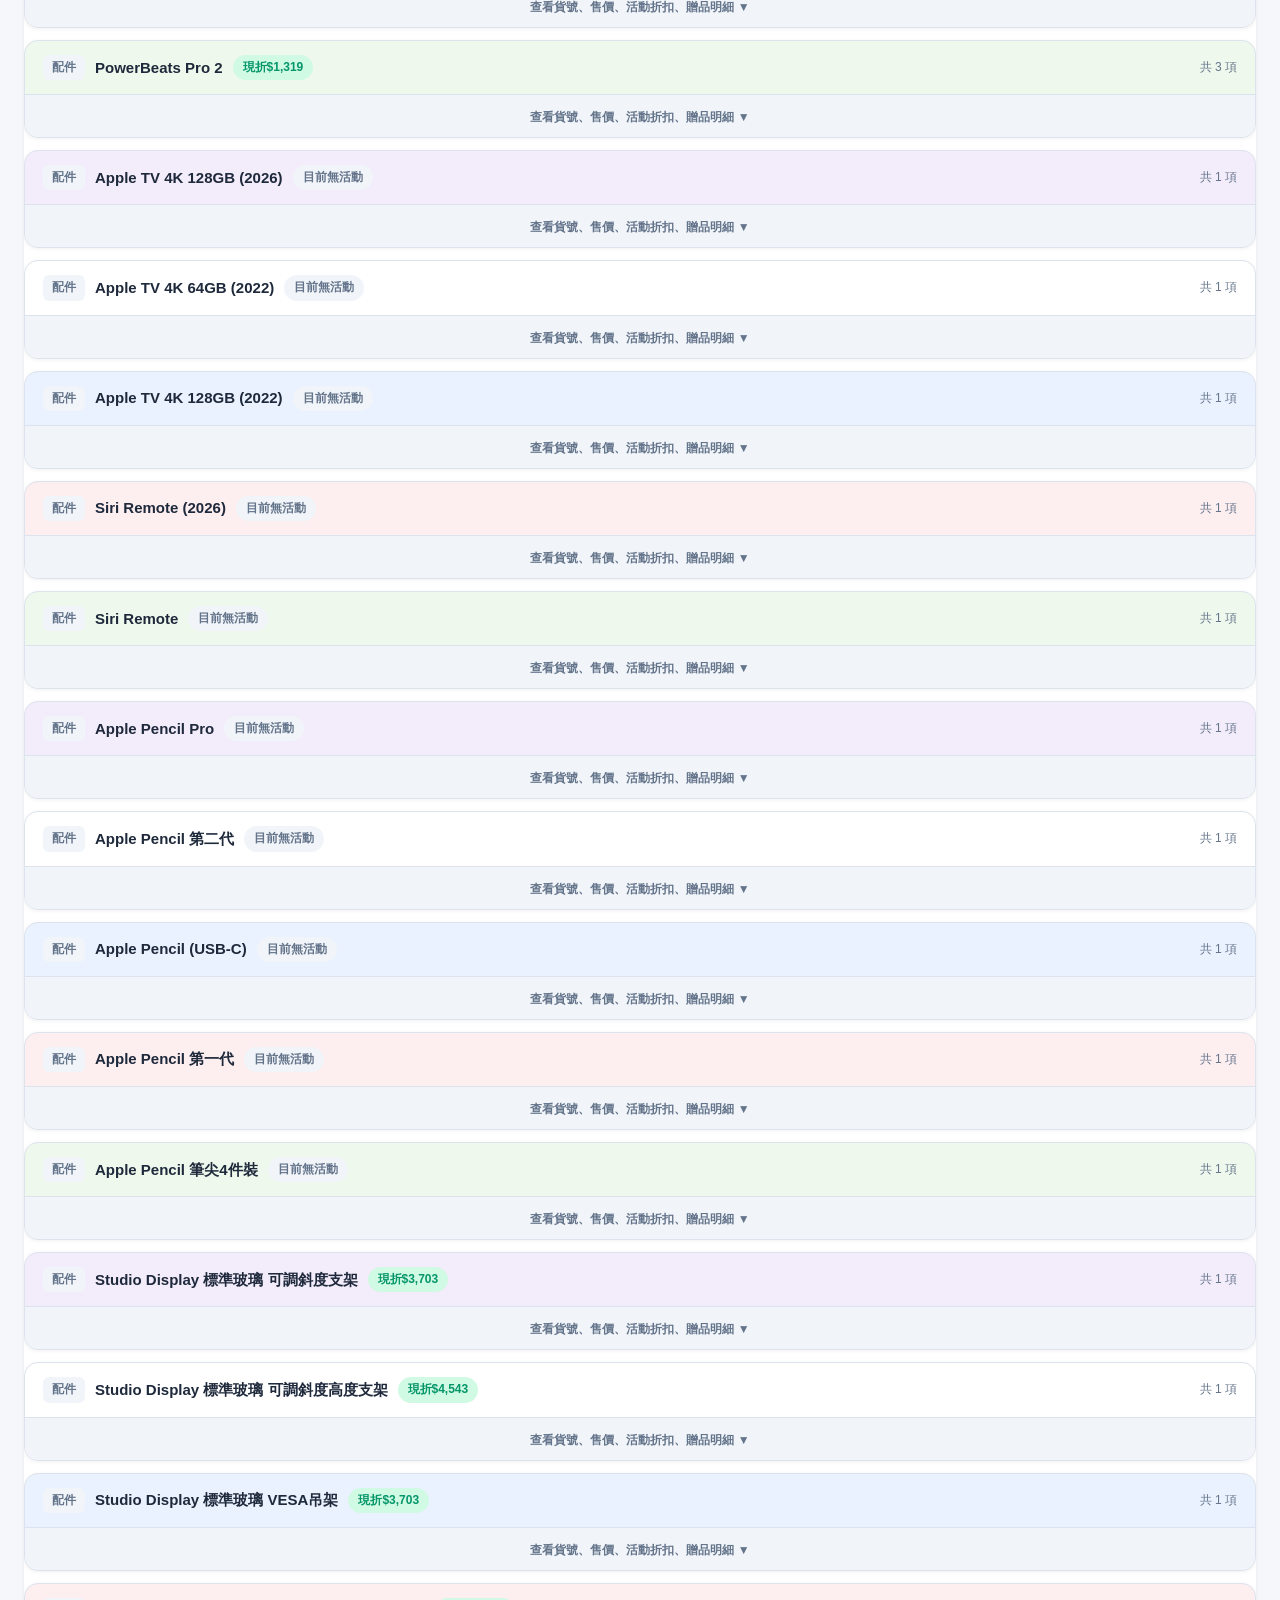
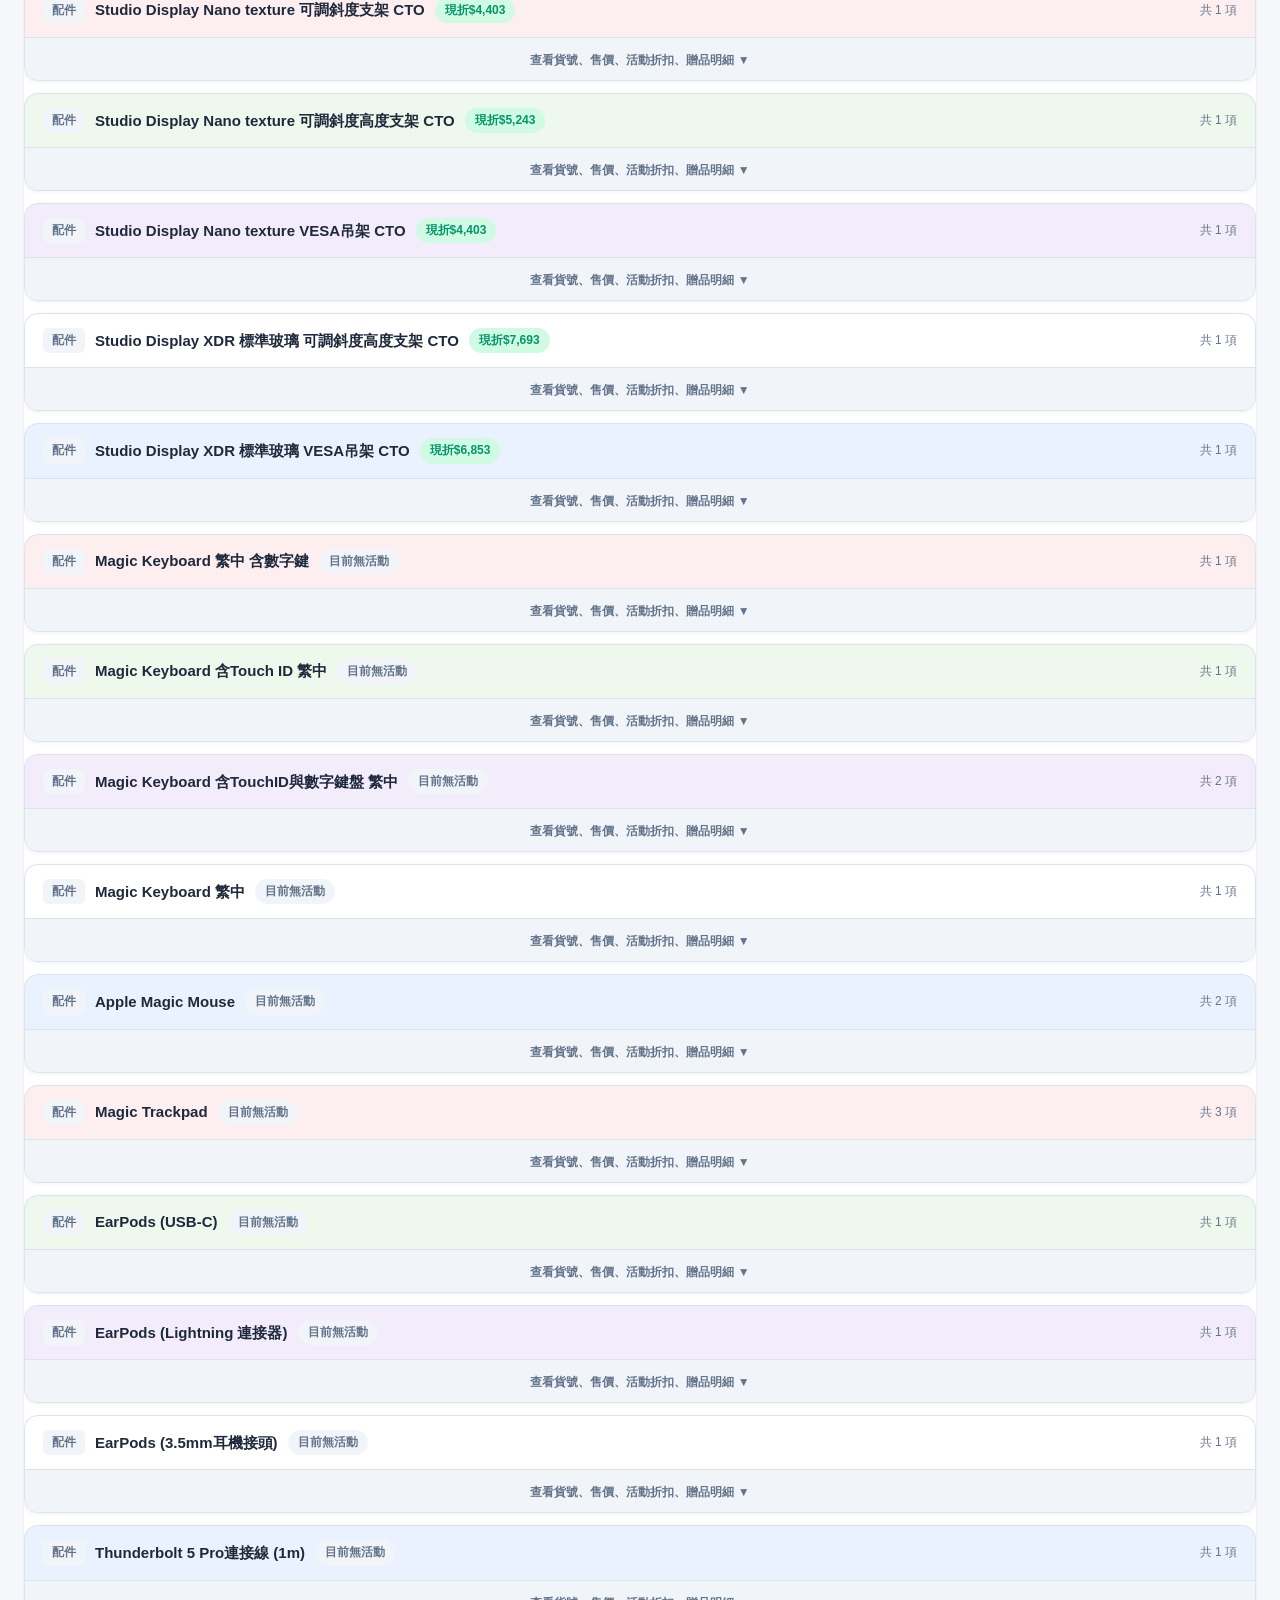
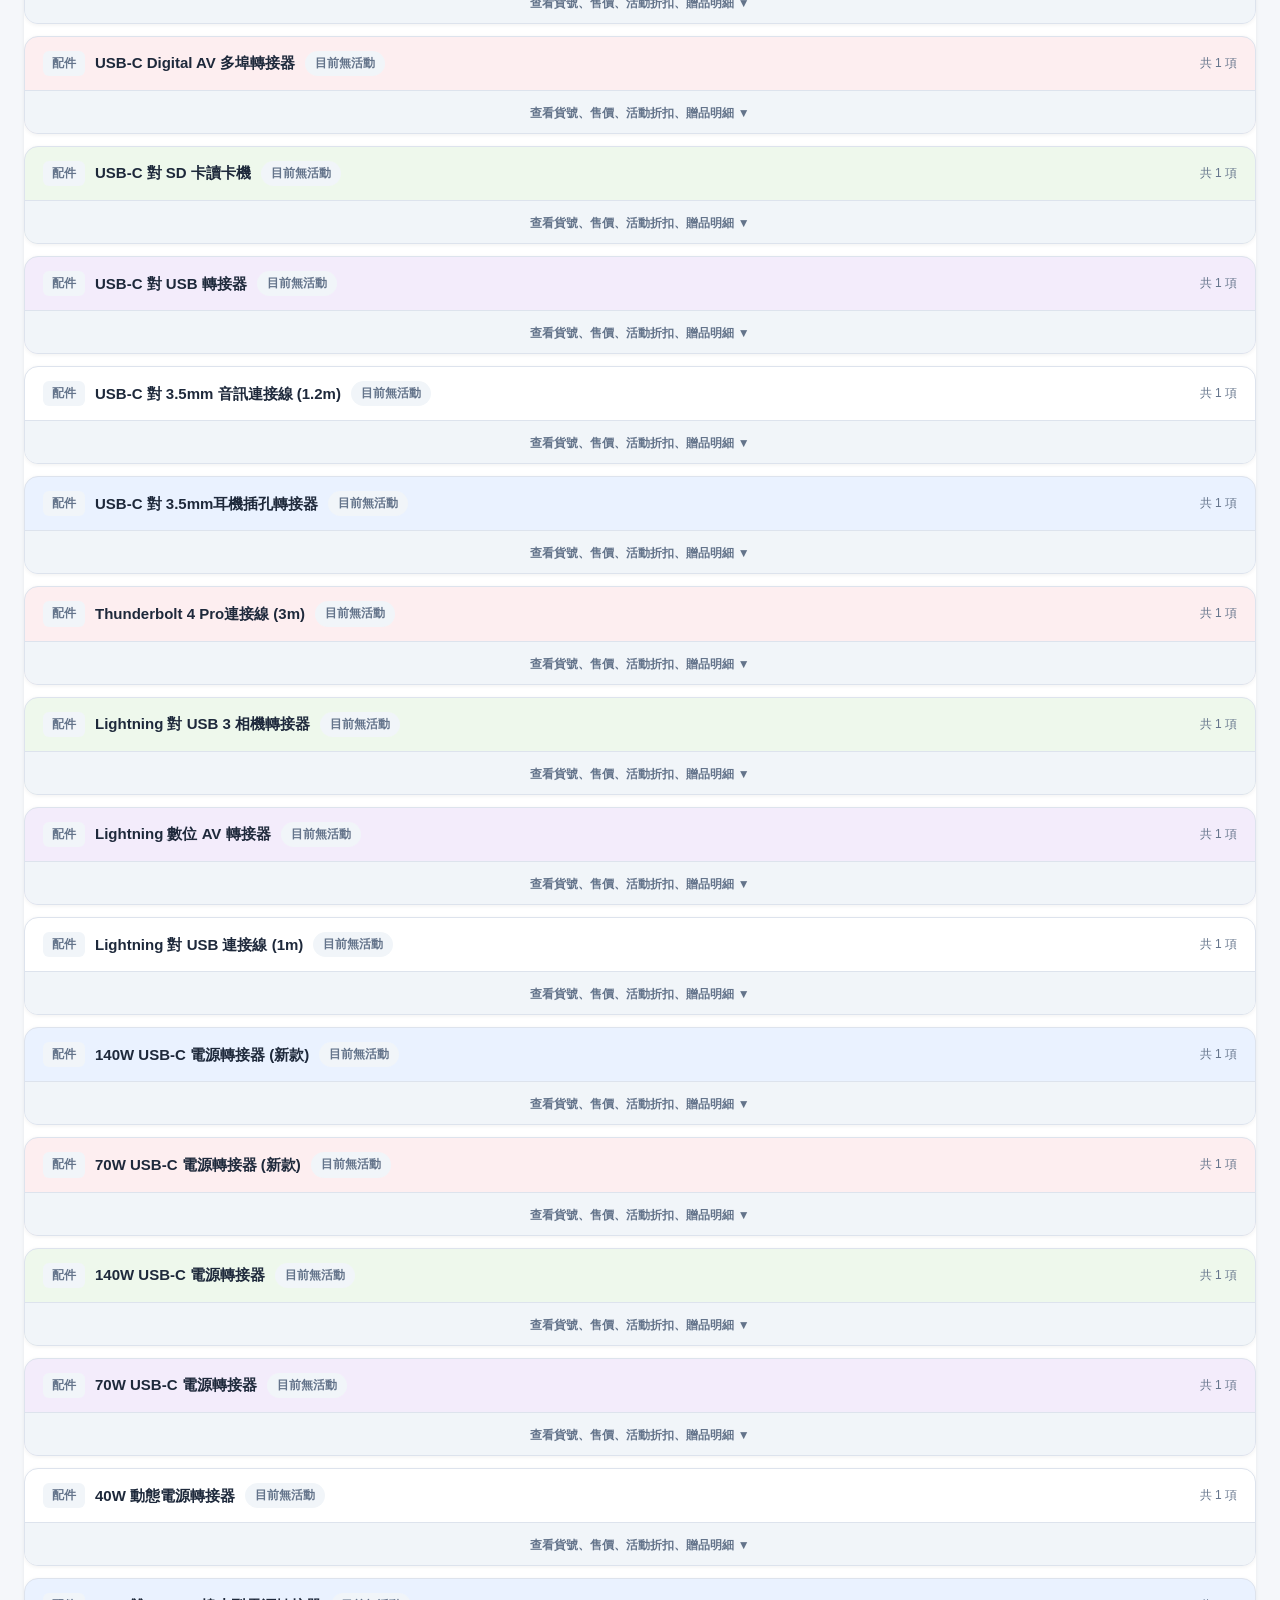
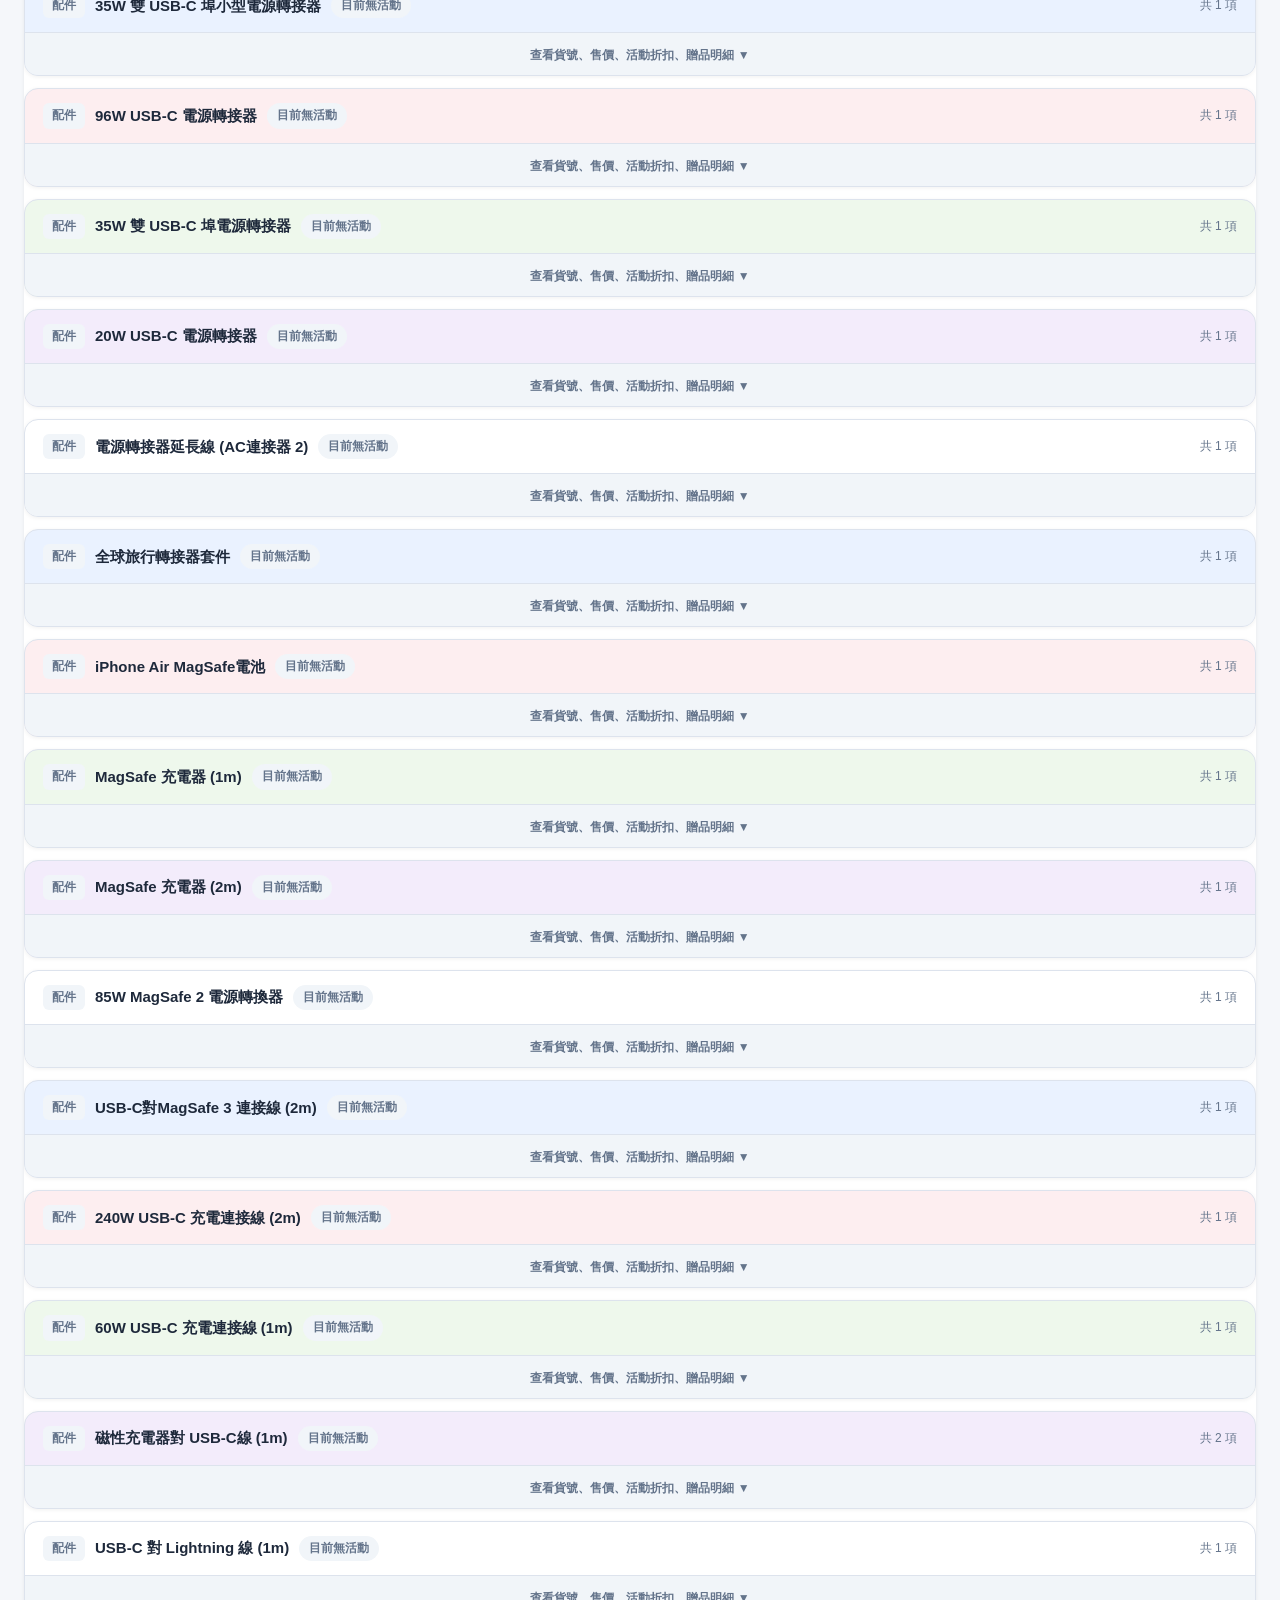
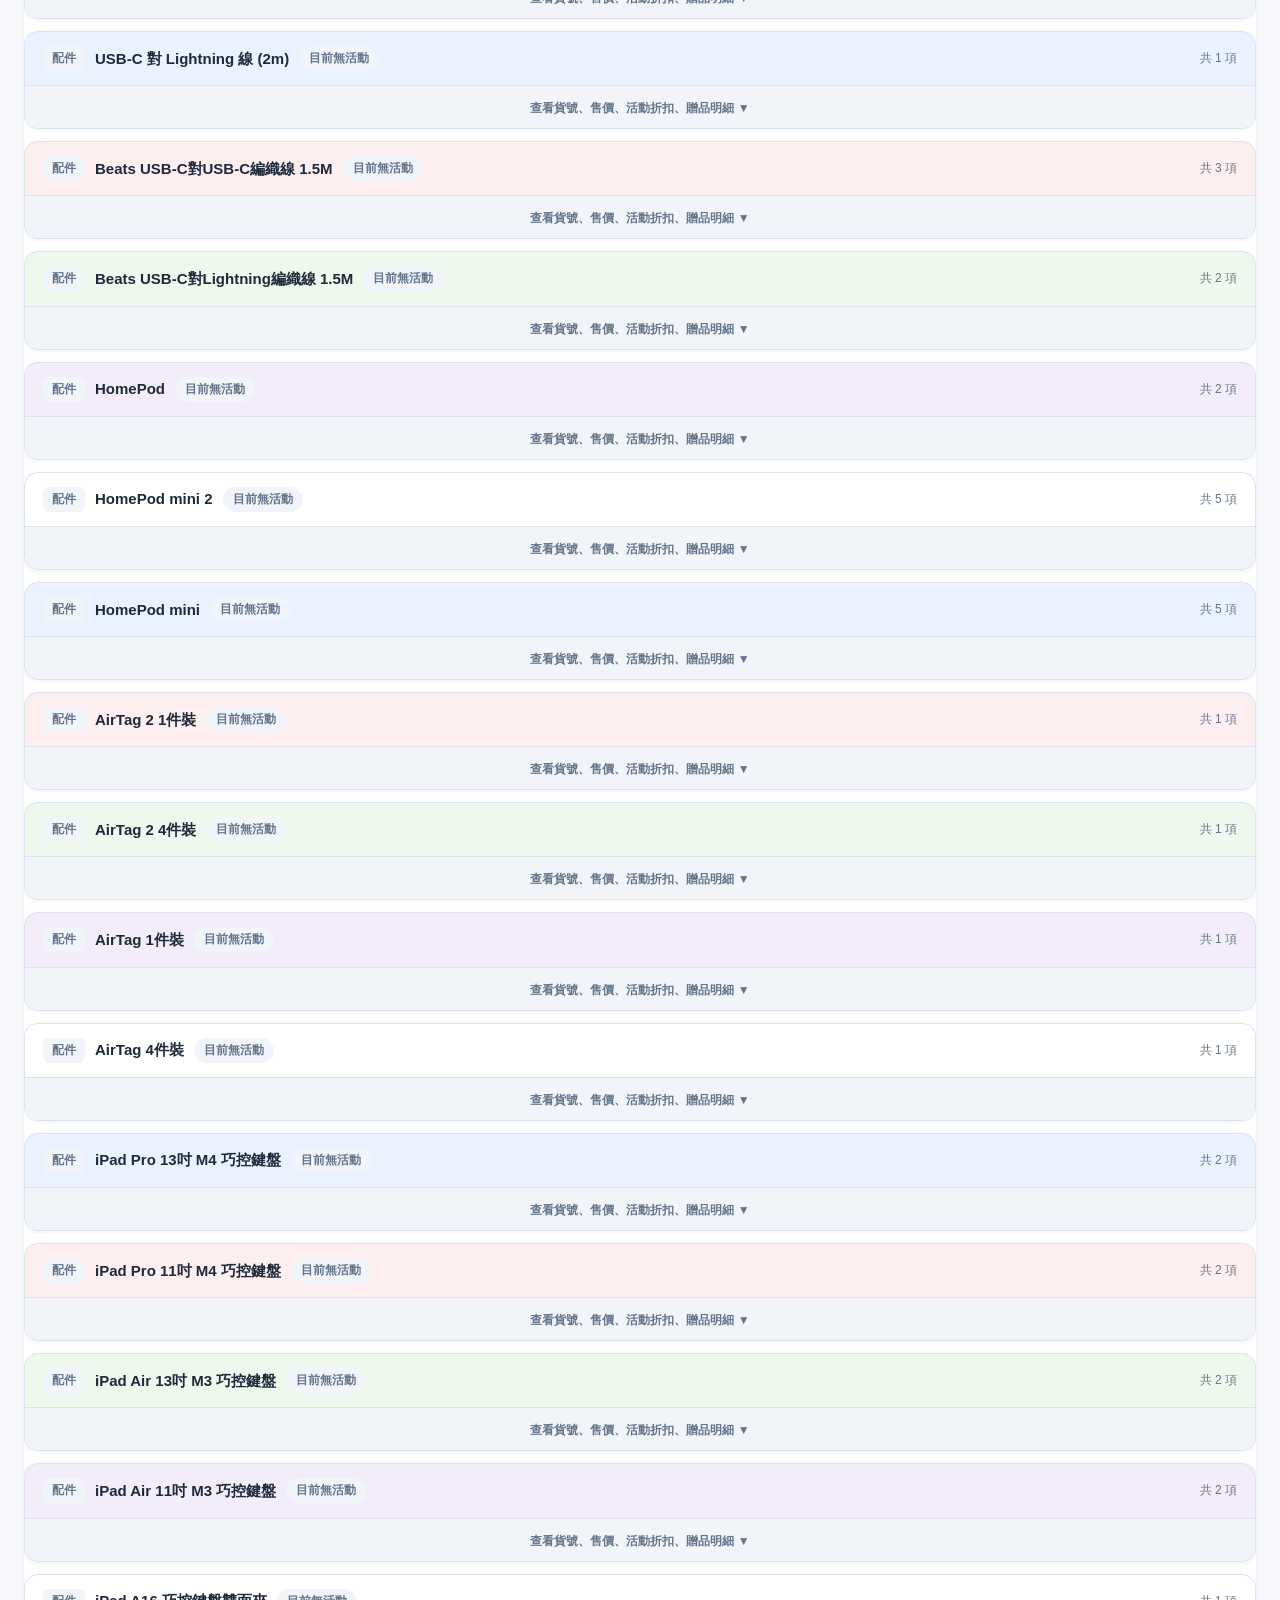
<file: jiaan.html>
<!DOCTYPE html>
<html lang="zh-TW">
<head>
<meta charset="UTF-8">
<meta name="viewport" content="width=device-width, initial-scale=1.0">
<title>激安活動</title>
<link rel="stylesheet" href="shared/style.css">
<style>
.srs-card{background:var(--white);border-radius:14px;overflow:hidden;box-shadow:0 1px 4px rgba(0,0,0,.06);margin-bottom:12px;border:1.5px solid var(--border)}
.srs-hdr-top{display:flex;align-items:center;justify-content:space-between;gap:12px;padding:14px 18px;flex-wrap:wrap}
.srs-hdr-left{display:flex;align-items:center;gap:10px;flex-wrap:wrap}
.srs-name{font-size:15px;font-weight:800}
.srs-badge{font-size:12px;font-weight:700;padding:3px 10px;border-radius:20px;white-space:nowrap}
.srs-count{font-size:12px;color:var(--gray);white-space:nowrap}
.srs-toggle-bar{padding:9px 18px;cursor:pointer;user-select:none;text-align:center;border-top:1px solid var(--border);background:var(--light)}
.srs-toggle-bar:hover{background:#eef1f5}
.srs-toggle{font-size:12px;color:var(--gray);font-weight:600}
.srs-body{display:none}
.srs-body.open{display:block}
.spec-blk{border-top:2px solid var(--border);border-left:5px solid var(--blue);padding:12px 18px 14px 14px;background:var(--white)}
.spec-blk:nth-child(even){background:#f8fafd}
.spec-title{display:flex;align-items:center;gap:8px;flex-wrap:wrap;margin-bottom:10px}
.spec-title .spec-chip{font-size:18px;font-weight:800;color:var(--blue);background:var(--blue-bg);padding:3px 12px;border-radius:8px;letter-spacing:.3px}
.spec-title small{font-size:12px;font-weight:600;color:var(--gray)}
.spec-info{display:flex;flex-wrap:wrap;gap:6px 18px;margin-bottom:10px}
.spec-info .fld{display:flex;flex-direction:column;gap:2px;min-width:70px}
.spec-info .si-grp,.spec-info .si-sub{display:contents}
.spec-info .si-title,.spec-info .si-subtitle{display:none}
@media(max-width:768px){
  .spec-info{display:block}
  .spec-info .si-grp{display:block;padding:9px 0;border-top:1px solid var(--border)}
  .spec-info .si-grp:first-child{border-top:none;padding-top:0}
  .spec-info .si-flow,.spec-info .si-sub{display:flex;flex-wrap:wrap;gap:6px 18px}
  .spec-info .si-title{display:block;font-size:12px;font-weight:800;color:var(--blue);margin-bottom:6px}
  .spec-info .si-sub{margin-bottom:8px}
  .spec-info .si-sub:last-child{margin-bottom:0}
  .spec-info .si-subtitle{display:block;flex:0 0 100%;font-size:12px;font-weight:700;color:var(--text)}
}
.spec-info .lbl{font-size:11px;font-weight:700;color:var(--gray);letter-spacing:.3px}
.spec-info .val{font-size:15px;font-weight:700}
.spec-info .val .edu-code,.pid-table .edu-code{display:block;font-size:12px;font-weight:600;color:var(--blue);font-family:ui-monospace,monospace;margin-top:1px}
.spec-info .val.gift{font-size:13px;font-weight:500;max-width:360px}
.pid-table{border-collapse:collapse;font-size:15px;min-width:220px}
.pid-table th{font-size:11px;font-weight:700;color:var(--gray);text-align:left;padding:4px 14px 4px 0;white-space:nowrap}
.pid-table td{padding:6px 14px 6px 0;border-top:1px solid var(--light);vertical-align:top}
.pid-table td.pid{font-family:ui-monospace,monospace;font-weight:700;color:var(--blue);font-size:16px;white-space:nowrap}
.pid-wrap{overflow-x:auto}
</style>
</head>
<body>

<div class="hdr">
  <div class="hdr-left">
    <span class="hdr-logo"></span>
    <div>
      <div class="hdr-title">激安活動</div>
      <div class="hdr-sub">永二・新光華・澄清文山</div>
    </div>
  </div>
  <div class="hdr-right">
    <div class="hdr-updated" id="products-updated"></div>
    <a href="index.html" class="hdr-date" style="text-decoration:none">← 工具箱首頁</a>
  </div>
</div>

<div class="main" id="mc"></div>

<script src="shared/products.js?v=20261107v2"></script>
<script>
document.getElementById('products-updated').textContent = '貨號表版本：' + (typeof PRODUCTS_VERSION !== 'undefined' ? PRODUCTS_VERSION : '—');
let searchQuery = '';
let searchCat = 'all';
let searchSeries = 'all';
let searchSub = 'all';
// 搜尋條件記在網址（?q=&cat=&series=&sub=&p=），重新整理或從別頁返回時還原
(function(){
  const q = new URLSearchParams(location.search);
  searchQuery = q.get('q') || '';
  searchCat = q.get('cat') || 'all';
  searchSeries = q.get('series') || 'all';
  searchSub = q.get('sub') || 'all';
})();
function syncUrl(){
  const q = new URLSearchParams();
  if(searchQuery) q.set('q', searchQuery);
  if(searchCat !== 'all') q.set('cat', searchCat);
  if(searchSeries !== 'all') q.set('series', searchSeries);
  if(searchSub !== 'all') q.set('sub', searchSub);
  if(searchPeriod !== ACTIVITY_PERIOD_ORDER[0]) q.set('p', searchPeriod);
  const qs = q.toString();
  try{ history.replaceState(null, '', location.pathname + (qs ? '?' + qs : '')); }catch(e){}
}
// 輸入關鍵字時稍等 0.25 秒再重畫，避免每打一個字就整頁重算
let searchTimer;
function onSearchInput(v){
  searchQuery = v;
  clearTimeout(searchTimer);
  searchTimer = setTimeout(updateSearchResults, 250);
}
// 檔期標籤（如 1001-1018）是否已過期：回傳 'ended'／'last'（今天最後一天）／null
function periodStatus(label){
  const m = /^(\d{2})(\d{2})-(\d{2})(\d{2})$/.exec(label || '');
  if(!m) return null;
  const now = new Date(); now.setHours(0,0,0,0);
  const mk = (y,mo,d) => new Date(y, +mo-1, +d);
  let y = now.getFullYear(), start = mk(y,m[1],m[2]);
  if(start > now){ y--; start = mk(y,m[1],m[2]); }
  let end = mk(y,m[3],m[4]);
  if(end < start) end = mk(y+1,m[3],m[4]);
  if(now > end) return 'ended';
  if(+now === +end) return 'last';
  return null;
}
const searchToggled = new Set();
function toggleSearchGroup(name){
  if(searchToggled.has(name)) searchToggled.delete(name); else searchToggled.add(name);
  updateSearchResults();
}

const SERIES_ORDER = {
  'Mac': ['MacBook Air','MacBook Pro','MacBook Pro OLED','Mac mini','iMac','Mac Studio','MacBook Neo'],
  'iPad': ['iPad mini','iPad A16','iPad Air','iPad Pro'],
  'iPhone': ['iPhone Duo','iPhone 18 Pro','iPhone 18 Pro Max','iPhone 17 Pro','iPhone 17 Pro Max','iPhone 17','iPhone 17e','iPhone Air'],
  'Watch': ['Apple Watch S12','Apple Watch S11','Apple Watch Ultra 4','Apple Watch Ultra 3','Apple Watch SE3'],
};
// 不顯示的系列（資料仍保留在 products.js，其他頁面照常使用）
const HIDDEN_SERIES = new Set(['iPhone 16e','iPhone 16']);
function getSeries(cat, name){
  if(cat==='Mac'){
    if(name.startsWith('MacBook Air')) return 'MacBook Air';
    if(name.startsWith('MacBook Pro') && name.includes('OLED')) return 'MacBook Pro OLED';
    if(name.startsWith('MacBook Pro')) return 'MacBook Pro';
    if(name.startsWith('MacBook Neo')) return 'MacBook Neo';
    if(name.startsWith('Mac Mini')) return 'Mac mini';
    if(name.startsWith('Mac Studio')) return 'Mac Studio';
    if(name.startsWith('iMac')) return 'iMac';
  }
  if(cat==='iPad'){
    if(name.startsWith('iPad mini')) return 'iPad mini';
    if(name.startsWith('iPad A16')) return 'iPad A16';
    if(name.startsWith('iPad Pro')) return 'iPad Pro';
    if(name.startsWith('iPad Air')) return 'iPad Air';
  }
  if(cat==='iPhone'){
    if(name.startsWith('iPhone 17e')) return 'iPhone 17e';
    if(name.startsWith('iPhone 17 Pro Max')) return 'iPhone 17 Pro Max';
    if(name.startsWith('iPhone 17 Pro')) return 'iPhone 17 Pro';
    if(name.startsWith('iPhone 17')) return 'iPhone 17';
    if(name.startsWith('iPhone Air')) return 'iPhone Air';
    if(name.startsWith('iPhone 16e')) return 'iPhone 16e';
    if(name.startsWith('iPhone 16')) return 'iPhone 16';
    if(name.startsWith('iPhone 18 Pro Max')) return 'iPhone 18 Pro Max';
    if(name.startsWith('iPhone 18 Pro')) return 'iPhone 18 Pro';
    if(name.startsWith('iPhone Duo')) return 'iPhone Duo';
  }
  if(cat==='Watch'){
    if(name.includes('SE3')) return 'Apple Watch SE3';
    if(name.includes('Ultra 4')) return 'Apple Watch Ultra 4';
    if(name.includes('Ultra 3')) return 'Apple Watch Ultra 3';
    if(name.includes('S12')) return 'Apple Watch S12';
    if(name.includes('S11')) return 'Apple Watch S11';
  }
  if(cat==='配件') return ACCESSORY_GROUP[name]||'其他';
  if(cat==='軟體') return getSoftwareGroup(name);
  return null;
}
// 檔期活動查詢頁不顯示的配件分類（資料仍保留在 products.js）
const HIDDEN_ACC_GROUP = new Set(['iPhone 17 Pro 系列殼(已隱藏)']);
const SOFTWARE_GROUP_ORDER = ['Office 2024','Office 365','Windows 11','Parallels'];
function getSoftwareGroup(name){
  if(name.startsWith('Office 2024')) return 'Office 2024';
  if(name.startsWith('Office 365')) return 'Office 365';
  if(name.startsWith('Windows 11')) return 'Windows 11';
  if(name.startsWith('Parallels')) return 'Parallels';
  return '其他';
}

const ACCESSORY_GROUP_ORDER = ['滑鼠鍵盤','Studio Display','耳機轉接/連接線','Apple TV/週邊','充電器/電源','Apple Pencil','AirPods/耳機','HomePod','AirTag','iPad鍵盤/保護','iPhone Duo 殼/夾', 'iPhone 18 系列殼', 'iPhone 17/17e/Air 殼', '卡套/掛繩'];
// 配件、軟體也走「類別 → 分類 → 品名」三層選單：分類沿用系列列（series-row）
SERIES_ORDER['配件'] = ACCESSORY_GROUP_ORDER;
SERIES_ORDER['軟體'] = SOFTWARE_GROUP_ORDER;
if(searchCat==='配件' && searchSeries==='all' && ACCESSORY_GROUP_ORDER.includes(searchSub)){ searchSeries = searchSub; searchSub = 'all'; } // 舊網址 sub=分類 → 改成 series
const ACCESSORY_GROUP = {
  'Apple Magic Mouse':'滑鼠鍵盤','Magic Trackpad':'滑鼠鍵盤','Magic Keyboard 繁中':'滑鼠鍵盤','Magic Keyboard 繁中 含數字鍵':'滑鼠鍵盤','Magic Keyboard 含TouchID與數字鍵盤 繁中':'滑鼠鍵盤','Magic Keyboard 含Touch ID 繁中':'滑鼠鍵盤',
  'Studio Display 標準玻璃 可調斜度支架':'Studio Display','Studio Display 標準玻璃 可調斜度高度支架':'Studio Display','Studio Display 標準玻璃 VESA吊架':'Studio Display','Studio Display Nano texture 可調斜度支架 CTO':'Studio Display','Studio Display Nano texture 可調斜度高度支架 CTO':'Studio Display','Studio Display Nano texture VESA吊架 CTO':'Studio Display','Studio Display XDR 標準玻璃 可調斜度高度支架 CTO':'Studio Display','Studio Display XDR 標準玻璃 VESA吊架 CTO':'Studio Display',
  'EarPods (3.5mm耳機接頭)':'耳機轉接/連接線','EarPods (Lightning 連接器)':'耳機轉接/連接線','EarPods (USB-C)':'耳機轉接/連接線','Lightning 對 USB 連接線 (1m)':'耳機轉接/連接線','Lightning 數位 AV 轉接器':'耳機轉接/連接線','Lightning 對 USB 3 相機轉接器':'耳機轉接/連接線','USB-C 對 3.5mm耳機插孔轉接器':'耳機轉接/連接線','USB-C 對 3.5mm 音訊連接線 (1.2m)':'耳機轉接/連接線','USB-C 對 USB 轉接器':'耳機轉接/連接線','USB-C 對 SD 卡讀卡機':'耳機轉接/連接線','USB-C Digital AV 多埠轉接器':'耳機轉接/連接線','Thunderbolt 4 Pro連接線 (3m)':'耳機轉接/連接線','Thunderbolt 5 Pro連接線 (1m)':'耳機轉接/連接線',
  'Apple TV 4K 64GB (2022)':'Apple TV/週邊','Apple TV 4K 128GB (2022)':'Apple TV/週邊','Siri Remote':'Apple TV/週邊','Siri Remote (2026)':'Apple TV/週邊','Apple TV 4K 128GB (2026)':'Apple TV/週邊',
  'Beats USB-C對USB-C編織線 1.5M':'充電器/電源','Beats USB-C對Lightning編織線 1.5M':'充電器/電源','磁性充電器對 USB-C線 (1m)':'充電器/電源','60W USB-C 充電連接線 (1m)':'充電器/電源','240W USB-C 充電連接線 (2m)':'充電器/電源','USB-C 對 Lightning 線 (1m)':'充電器/電源','USB-C 對 Lightning 線 (2m)':'充電器/電源','iPhone Air MagSafe電池':'充電器/電源','MagSafe 充電器 (1m)':'充電器/電源','MagSafe 充電器 (2m)':'充電器/電源','85W MagSafe 2 電源轉換器':'充電器/電源','USB-C對MagSafe 3 連接線 (2m)':'充電器/電源','20W USB-C 電源轉接器':'充電器/電源','140W USB-C 電源轉接器 (新款)':'充電器/電源','70W USB-C 電源轉接器 (新款)':'充電器/電源','電源轉接器延長線 (AC連接器 2)':'充電器/電源','全球旅行轉接器套件':'充電器/電源','35W 雙 USB-C 埠小型電源轉接器':'充電器/電源','35W 雙 USB-C 埠電源轉接器':'充電器/電源','40W 動態電源轉接器':'充電器/電源','70W USB-C 電源轉接器':'充電器/電源','96W USB-C 電源轉接器':'充電器/電源','140W USB-C 電源轉接器':'充電器/電源',
  'Apple Pencil 筆尖4件裝':'Apple Pencil','Apple Pencil (USB-C)':'Apple Pencil','Apple Pencil 第一代':'Apple Pencil','Apple Pencil 第二代':'Apple Pencil','Apple Pencil Pro':'Apple Pencil',
  'AirPods 4':'AirPods/耳機','AirPods 4 主動式降噪':'AirPods/耳機','AirPods 5':'AirPods/耳機','AirPods 5（配備無線充電盒）':'AirPods/耳機','AirPods Pro 第三代':'AirPods/耳機','AirPods Max':'AirPods/耳機','AirPods Max 2':'AirPods/耳機','PowerBeats Pro 2':'AirPods/耳機',
  'HomePod mini':'HomePod','HomePod mini 2':'HomePod','HomePod (2023)':'HomePod','HomePod':'HomePod',
  'AirTag 1件裝':'AirTag','AirTag 4件裝':'AirTag','AirTag 2 1件裝':'AirTag','AirTag 2 4件裝':'AirTag',
  'iPad mini 聰穎雙面夾':'iPad鍵盤/保護','iPad mini A20 Pro 聰穎雙面夾':'iPad鍵盤/保護','iPad A16 聰穎雙面夾':'iPad鍵盤/保護','iPad A16 巧控鍵盤雙面夾':'iPad鍵盤/保護','iPad Air 11吋 M3 巧控鍵盤':'iPad鍵盤/保護','iPad Air 13吋 M3 巧控鍵盤':'iPad鍵盤/保護','iPad Pro 11吋 M4 巧控鍵盤':'iPad鍵盤/保護','iPad Pro 13吋 M4 巧控鍵盤':'iPad鍵盤/保護','iPad Air 13吋 M2 聰穎雙面夾':'iPad鍵盤/保護','iPad Pro 11吋 M4 聰穎雙面夾':'iPad鍵盤/保護','iPad Pro 13吋 M4 聰穎雙面夾':'iPad鍵盤/保護',
  'iPhone 18 Pro MagSafe 透明保護殼':'iPhone 18 系列殼','iPhone 18 Pro MagSafe 矽膠保護殼':'iPhone 18 系列殼','iPhone 18 Pro MagSafe 織紋保護殼':'iPhone 18 系列殼','iPhone 18 Pro Max MagSafe 透明保護殼':'iPhone 18 系列殼','iPhone 18 Pro Max MagSafe 矽膠保護殼':'iPhone 18 系列殼','iPhone 18 Pro Max MagSafe 織紋保護殼':'iPhone 18 系列殼','斜背掛繩':'卡套/掛繩','精細織紋卡套 (18)':'卡套/掛繩','iPhone Duo 保護殼':'iPhone Duo 殼/夾','iPhone Duo 支架雙面夾':'iPhone Duo 殼/夾','iPhone 17e MagSafe 透明保護殼':'iPhone 17/17e/Air 殼','iPhone 17e 矽膠保護殼':'iPhone 17/17e/Air 殼','iPhone Air MagSafe保護殼':'iPhone 17/17e/Air 殼','iPhone Air 防護邊框':'iPhone 17/17e/Air 殼','iPhone 17 MagSafe 透明保護殼':'iPhone 17/17e/Air 殼','iPhone 17 MagSafe 矽膠保護殼':'iPhone 17/17e/Air 殼','iPhone 17 Pro MagSafe 透明保護殼':'iPhone 17 Pro 系列殼(已隱藏)','iPhone 17 Pro MagSafe 矽膠保護殼':'iPhone 17 Pro 系列殼(已隱藏)','iPhone 17 Pro MagSafe 科技織紋':'iPhone 17 Pro 系列殼(已隱藏)','iPhone 17 Pro Max MagSafe 透明保護殼':'iPhone 17 Pro 系列殼(已隱藏)','iPhone 17 Pro Max MagSafe 矽膠保護殼':'iPhone 17 Pro 系列殼(已隱藏)','iPhone 17 Pro Max MagSafe 科技織紋':'iPhone 17 Pro 系列殼(已隱藏)','精細織紋卡套':'卡套/掛繩',
};
function getSubOptions(cat){
  if(cat==='Mac'||cat==='iPad'||cat==='iPhone'||cat==='Watch'||cat==='配件'||cat==='軟體'){
    if(searchSeries==='all') return null; // 先選系列，機型選項才展開
    const seen = new Set(), out = [];
    for(const p of PRODUCTS){
      if(p.cat!==cat) continue;
      if(searchSeries!=='all' && getSeries(p.cat,p.name)!==searchSeries) continue;
      if(!seen.has(p.name)){ seen.add(p.name); out.push(p.name); }
    }
    return out;
  }
  return null;
}
function matchesSeries(p){
  if(searchSeries==='all') return true;
  return getSeries(p.cat, p.name) === searchSeries;
}
function matchesSub(p){
  if(searchSub==='all') return true;
  return p.name === searchSub;
}
function selectCat(c){
  searchCat = c;
  searchSeries = 'all';
  searchSub = 'all';
  renderSeriesMenu();
  renderSubMenu();
  updateSearchResults();
}
function selectSeries(s){
  searchSeries = s;
  searchSub = 'all';
  renderSeriesMenu();
  renderSubMenu();
  updateSearchResults();
}
function selectSub(s){
  searchSub = s;
  renderSubMenu();
  updateSearchResults();
}
function renderSeriesMenu(){
  const el = document.getElementById('series-row');
  if(!el) return;
  const list = SERIES_ORDER[searchCat];
  el.innerHTML = '';
  if(!list){ el.style.display = 'none'; return; }
  el.style.display = 'flex';
  const opts = ['all', ...list];
  for(const s of opts){
    const btn = document.createElement('button');
    btn.className = 'series-btn';
    btn.textContent = s === 'all' ? (searchCat==='配件'||searchCat==='軟體' ? '全部分類' : '全部系列') : s;
    const on = s === searchSeries;
    btn.style.cssText = `padding:4px 12px;border-radius:16px;border:1.5px solid ${on?'var(--blue)':'var(--border)'};background:${on?'var(--blue-bg)':'var(--white)'};color:${on?'var(--blue)':'var(--gray)'};font-size:12px;font-weight:600;cursor:pointer;font-family:inherit;transition:all .13s`;
    btn.addEventListener('click', () => selectSeries(s));
    el.appendChild(btn);
  }
}
function renderSubMenu(){
  const el = document.getElementById('sub-cat-row');
  if(!el) return;
  const subs = getSubOptions(searchCat);
  el.innerHTML = '';
  if(!subs){ el.style.display = 'none'; return; }
  el.style.display = 'flex';
  const opts = ['all', ...subs];
  for(const s of opts){
    const btn = document.createElement('button');
    btn.className = 'sub-cat-btn';
    btn.textContent = s === 'all' ? (searchCat==='配件'||searchCat==='軟體' ? '全部品名' : '全部') : s;
    const on = s === searchSub;
    btn.style.cssText = `padding:4px 12px;border-radius:16px;border:1.5px solid ${on?'var(--green)':'var(--border)'};background:${on?'var(--green-bg)':'var(--white)'};color:${on?'var(--green)':'var(--gray)'};font-size:12px;font-weight:600;cursor:pointer;font-family:inherit;transition:all .13s`;
    btn.addEventListener('click', () => selectSub(s));
    el.appendChild(btn);
  }
}

const EDU_DISCOUNT = {
  '234826': 711,
  '243982': 350,
  '248675': 390,
  '248676': 690,
  '248677': 690,
  '248678': 690,
  '248679': 690,
  '253160': 1700,
  '253161': 1700,
  '253162': 1700,
  '253163': 1700,
  '253164': 1700,
  '253165': 1700,
  '253166': 1700,
  '253167': 1700,
  '253168': 1700,
  '253169': 1700,
  '253170': 1700,
  '253171': 1700,
  '253172': 1700,
  '253173': 1700,
  '253174': 1700,
  '253175': 1700,
  '253176': 1700,
  '253177': 1700,
  '253178': 1700,
  '253179': 1700,
  '253180': 1700,
  '253181': 1700,
  '253182': 1700,
  '253183': 1700,
  '253474': 1750,
  '253475': 1750,
  '253476': 1750,
  '253477': 1750,
  '253478': 3500,
  '253479': 3500,
  '253480': 3500,
  '253481': 3500,
  '253482': 3500,
  '253483': 3500,
  '253484': 3500,
  '253485': 3500,
  '253486': 3500,
  '253487': 3500,
  '253488': 3500,
  '253489': 3500,
  '253544': 3410,
  '253545': 3410,
  '253546': 3410,
  '253547': 3410,
  '256000': 390,
  '256001': 370,
  '256491': 700,
  '256493': 700,
  '256494': 700,
  '256495': 700,
  '256496': 700,
  '256497': 700,
  '256498': 700,
  '256499': 700,
  '256500': 700,
  '256501': 700,
  '256502': 700,
  '256503': 700,
  '256504': 700,
  '256505': 700,
  '256506': 700,
  '256507': 700,
  '256508': 700,
  '256509': 700,
  '256510': 700,
  '256511': 700,
  '256512': 700,
  '256513': 700,
  '256514': 700,
  '256515': 700,
  '256580': 690,
  '256581': 590,
  '256657': 6810,
  '256658': 14010,
  '262292': 600,
  '262293': 600,
  '262294': 600,
  '262295': 600,
  '262296': 600,
  '262297': 600,
  '262298': 600,
  '262299': 600,
  '262300': 1000,
  '262301': 1000,
  '262302': 1000,
  '262303': 1000,
  '262304': 1000,
  '262305': 1000,
  '262306': 1000,
  '262307': 1000,
  '262308': 1300,
  '262309': 1300,
  '262310': 1300,
  '262311': 1300,
  '262312': 1300,
  '262313': 1300,
  '262314': 1300,
  '262315': 1300,
  '262316': 1300,
  '262317': 1300,
  '262318': 1300,
  '262319': 1300,
  '262320': 1300,
  '262321': 1300,
  '262322': 1300,
  '262323': 1300,
  '262324': 1300,
  '262325': 1300,
  '262326': 1300,
  '262327': 1300,
  '262328': 1300,
  '262329': 1300,
  '262330': 1300,
  '262331': 1300,
  '262332': 2500,
  '262333': 2500,
  '262334': 2500,
  '262335': 2500,
  '262336': 2500,
  '262337': 2500,
  '262338': 2500,
  '262339': 2500,
  '262340': 2500,
  '262341': 1300,
  '262342': 1300,
  '262343': 1300,
  '262344': 1300,
  '262345': 1300,
  '262346': 1300,
  '262347': 1300,
  '262348': 1300,
  '262349': 2500,
  '262350': 2500,
  '262351': 2500,
  '262352': 2500,
  '262353': 2500,
  '262354': 2500,
  '262355': 2500,
  '262356': 2500,
  '262357': 2500,
  '262358': 2500,
  '262359': 2500,
  '262360': 2500,
  '262361': 2700,
  '262362': 2700,
  '262363': 2700,
  '262364': 2700,
  '262365': 2700,
  '262366': 2700,
  '262367': 2700,
  '262368': 2700,
  '262369': 2700,
  '262370': 2700,
  '262371': 2700,
  '262372': 2700,
  '262373': 2700,
  '262374': 2700,
  '262375': 2700,
  '262376': 2700,
  '262377': 2700,
  '262378': 2700,
  '263627': 3210,
  '263628': 3210,
  '263629': 3210,
  '263630': 3210,
  '263631': 3300,
  '263632': 3300,
  '263633': 3300,
  '263634': 3300,
  '263635': 3300,
  '263636': 3300,
  '263637': 3300,
  '263638': 3300,
  '263639': 3300,
  '263640': 3300,
  '263641': 3300,
  '263642': 3300,
  '263643': 3300,
  '263644': 3300,
  '263645': 3300,
  '263646': 3300,
  '263647': 3300,
  '263648': 3300,
  '263649': 3300,
  '263650': 3300,
  '263651': 3300,
  '263652': 3300,
  '263653': 3300,
  '263654': 3300,
  '263655': 3400,
  '263656': 3400,
  '263657': 3400,
  '263658': 3400,
  '263659': 3400,
  '263660': 3400,
  '263661': 3400,
  '263662': 3400,
  '263663': 3400,
  '263664': 3400,
  '263665': 3400,
  '263666': 3400,
  '263667': 3400,
  '263668': 3400,
  '263669': 3400,
  '263670': 3400,
  '263671': 3400,
  '263672': 3400,
  '263673': 3400,
  '263674': 3400,
  '263675': 3400,
  '263676': 3400,
  '263677': 3400,
  '263678': 3400,
  '263679': 690,
  '263680': 590,
  '267288': 1700,
  '267289': 1700,
  '267290': 1700,
  '267291': 1700,
  '267292': 1700,
  '267293': 1700,
  '267294': 1700,
  '267295': 1700,
  '267296': 1700,
  '267297': 1700,
  '267298': 1700,
  '267299': 1700,
  '267300': 1700,
  '267301': 1700,
  '267302': 1700,
  '267303': 1700,
  '267304': 1700,
  '267305': 1700,
  '267306': 1700,
  '267307': 1700,
  '267308': 1700,
  '267309': 1700,
  '267310': 1700,
  '267311': 1700,
  '267312': 1700,
  '267313': 1700,
  '267314': 1700,
  '267315': 1700,
  '267316': 1700,
  '267317': 1700,
  '267318': 1700,
  '267319': 1700,
  '267320': 1700,
  '267321': 1700,
  '267322': 1700,
  '267323': 1700,
  '267324': 1700,
  '267325': 1700,
  '267326': 1700,
  '267327': 1700,
  '267328': 1700,
  '267329': 1700,
  '267330': 1700,
  '267331': 1700,
  '267332': 1700,
  '267333': 1700,
  '267334': 1700,
  '267335': 1700,
  '267336': 1700,
  '267337': 1700,
  '267338': 1700,
  '267339': 1700,
  '267340': 1700,
  '267341': 1700,
  '267342': 1700,
  '267343': 1700,
  '267344': 1700,
  '267345': 1700,
  '267346': 1700,
  '267347': 1700,
  '267348': 1700,
  '267349': 1700,
  '267350': 1700,
  '267351': 1700,
  '267369': 3310,
  '267370': 3310,
  '267371': 3310,
  '267372': 3310,
  '267373': 3310,
  '267374': 3310,
  '267375': 3310,
  '267376': 3310,
  '267377': 3310,
  '267378': 3310,
  '267379': 3310,
  '267380': 3310,
  '267381': 3310,
  '267382': 3310,
  '267383': 3310,
  '267384': 3310,
  '267385': 3310,
  '267386': 3310,
  '267387': 3310,
  '267388': 3310,
  '267389': 3310,
  '267390': 3310,
  '267391': 3310,
  '267392': 3310,
  '267393': 3210,
  '267394': 3210,
  '267395': 5110,
  '267396': 5110,
  '267397': 6860,
  '267398': 6860,
  '267399': 6910,
  '267400': 6910,
  '267401': 10210,
  '267402': 10210,
  '267403': 6710,
  '267404': 6710,
  '267405': 6710,
  '267406': 6710,
  '267407': 9910,
  '267408': 9910,
  '267409': 9910,
  '267410': 9910,
  '267411': 3300,
  '267412': 3300,
  '267413': 3300,
  '267414': 3300,
  '267415': 3300,
  '267416': 3300,
  '267417': 3300,
  '267418': 3300,
  '267442': 2000,
  '267443': 2000,
  '267444': 2000,
  '267445': 2000,
  '267446': 2000,
  '267447': 2000,
  '267448': 2000,
  '267449': 2000
};
const ACTIVITY_PROMO = {
  // 202608激安操盤.pdf（永二・新光華・澄清文山）— 依PDF百分比換算實際折扣金額
  // 未列入本表＝該系列不參與本次激安活動（如iPhone 16e、Mac Studio、一般配件、軟體）
  '267369':[{period:'A',d:1716,g:null,m:null}], // MacBook Air 13.6" M5
  '267370':[{period:'A',d:1716,g:null,m:null}], // MacBook Air 13.6" M5
  '267371':[{period:'A',d:1716,g:null,m:null}], // MacBook Air 13.6" M5
  '267372':[{period:'A',d:1716,g:null,m:null}], // MacBook Air 13.6" M5
  '267373':[{period:'A',d:2136,g:null,m:null}], // MacBook Air 13.6" M5
  '267374':[{period:'A',d:2136,g:null,m:null}], // MacBook Air 13.6" M5
  '267375':[{period:'A',d:2136,g:null,m:null}], // MacBook Air 13.6" M5
  '267376':[{period:'A',d:2136,g:null,m:null}], // MacBook Air 13.6" M5
  '267377':[{period:'A',d:2416,g:null,m:null}], // MacBook Air 13.6" M5
  '267378':[{period:'A',d:2416,g:null,m:null}], // MacBook Air 13.6" M5
  '267379':[{period:'A',d:2416,g:null,m:null}], // MacBook Air 13.6" M5
  '267380':[{period:'A',d:2416,g:null,m:null}], // MacBook Air 13.6" M5
  '267381':[{period:'A',d:1996,g:null,m:null}], // MacBook Air 15.3" M5
  '267382':[{period:'A',d:1996,g:null,m:null}], // MacBook Air 15.3" M5
  '267383':[{period:'A',d:1996,g:null,m:null}], // MacBook Air 15.3" M5
  '267384':[{period:'A',d:1996,g:null,m:null}], // MacBook Air 15.3" M5
  '267385':[{period:'A',d:2416,g:null,m:null}], // MacBook Air 15.3" M5
  '267386':[{period:'A',d:2416,g:null,m:null}], // MacBook Air 15.3" M5
  '267387':[{period:'A',d:2416,g:null,m:null}], // MacBook Air 15.3" M5
  '267388':[{period:'A',d:2416,g:null,m:null}], // MacBook Air 15.3" M5
  '267389':[{period:'A',d:2696,g:null,m:null}], // MacBook Air 15.3" M5
  '267390':[{period:'A',d:2696,g:null,m:null}], // MacBook Air 15.3" M5
  '267391':[{period:'A',d:2696,g:null,m:null}], // MacBook Air 15.3" M5
  '267392':[{period:'A',d:2696,g:null,m:null}], // MacBook Air 15.3" M5
  '263627':[{period:'A',d:4543,g:null,m:null}], // MacBook Pro 14.2" M5
  '263628':[{period:'A',d:4543,g:null,m:null}], // MacBook Pro 14.2" M5
  '263629':[{period:'A',d:5033,g:null,m:null}], // MacBook Pro 14.2" M5
  '263630':[{period:'A',d:5033,g:null,m:null}], // MacBook Pro 14.2" M5
  '267394':[{period:'A',d:5523,g:null,m:null}], // MacBook Pro 14.2" M5
  '267393':[{period:'A',d:5523,g:null,m:null}], // MacBook Pro 14.2" M5
  '267395':[{period:'A',d:5943,g:null,m:null}], // MacBook Pro 14.2" M5 Pro
  '267396':[{period:'A',d:5943,g:null,m:null}], // MacBook Pro 14.2" M5 Pro
  '267397':[{period:'A',d:7168,g:null,m:null}], // MacBook Pro 14.2" M5 Pro
  '267398':[{period:'A',d:7168,g:null,m:null}], // MacBook Pro 14.2" M5 Pro
  '267399':[{period:'A',d:7693,g:null,m:null}], // MacBook Pro 14.2" M5 Pro
  '267400':[{period:'A',d:7693,g:null,m:null}], // MacBook Pro 14.2" M5 Pro
  '267401':[{period:'A',d:9793,g:null,m:null}], // MacBook Pro 14.2" M5 Max
  '267402':[{period:'A',d:9793,g:null,m:null}], // MacBook Pro 14.2" M5 Max
  '267403':[{period:'A',d:6993,g:null,m:null}], // MacBook Pro 16.3" M5 Pro
  '267404':[{period:'A',d:6993,g:null,m:null}], // MacBook Pro 16.3" M5 Pro
  '267405':[{period:'A',d:8463,g:null,m:null}], // MacBook Pro 16.3" M5 Pro
  '267406':[{period:'A',d:8463,g:null,m:null}], // MacBook Pro 16.3" M5 Pro
  '267407':[{period:'A',d:10143,g:null,m:null}], // MacBook Pro 16.3" M5 Max
  '267408':[{period:'A',d:10143,g:null,m:null}], // MacBook Pro 16.3" M5 Max
  '267409':[{period:'A',d:11893,g:null,m:null}], // MacBook Pro 16.3" M5 Max
  '267410':[{period:'A',d:11893,g:null,m:null}], // MacBook Pro 16.3" M5 Max
  '253544':[{period:'A',d:1076,g:'限有貨款式，售完為止',m:null}], // Mac Mini M4
  '253545':[{period:'A',d:1356,g:'限有貨款式，售完為止',m:null}], // Mac Mini M4
  '253546':[{period:'A',d:1636,g:'限有貨款式，售完為止',m:null}], // Mac Mini M4
  '253547':[{period:'A',d:2196,g:'限有貨款式，售完為止',m:null}], // Mac Mini M4
  '253474':[{period:'A',d:2994,g:null,m:null}], // iMac 24" M4
  '253475':[{period:'A',d:2994,g:null,m:null}], // iMac 24" M4
  '253476':[{period:'A',d:2994,g:null,m:null}], // iMac 24" M4
  '253477':[{period:'A',d:2994,g:null,m:null}], // iMac 24" M4
  '253478':[{period:'A',d:3474,g:null,m:null}], // iMac 24" M4
  '253479':[{period:'A',d:3474,g:null,m:null}], // iMac 24" M4
  '253480':[{period:'A',d:3474,g:null,m:null}], // iMac 24" M4
  '253481':[{period:'A',d:3474,g:null,m:null}], // iMac 24" M4
  '253482':[{period:'A',d:3894,g:null,m:null}], // iMac 24" M4
  '253483':[{period:'A',d:3894,g:null,m:null}], // iMac 24" M4
  '253484':[{period:'A',d:3894,g:null,m:null}], // iMac 24" M4
  '253485':[{period:'A',d:3894,g:null,m:null}], // iMac 24" M4
  '253486':[{period:'A',d:4314,g:null,m:null}], // iMac 24" M4
  '253487':[{period:'A',d:4314,g:null,m:null}], // iMac 24" M4
  '253488':[{period:'A',d:4314,g:null,m:null}], // iMac 24" M4
  '253489':[{period:'A',d:4314,g:null,m:null}], // iMac 24" M4
  '253490':[{period:'A',d:3894,g:null,m:null}], // iMac 24" M4
  '267442':[{period:'A',d:null,g:'滿萬送500',m:null}], // MacBook Neo
  '267443':[{period:'A',d:null,g:'滿萬送500',m:null}], // MacBook Neo
  '267444':[{period:'A',d:null,g:'滿萬送500',m:null}], // MacBook Neo
  '267445':[{period:'A',d:null,g:'滿萬送500',m:null}], // MacBook Neo
  '267446':[{period:'A',d:null,g:'滿萬送500',m:null}], // MacBook Neo
  '267447':[{period:'A',d:null,g:'滿萬送500',m:null}], // MacBook Neo
  '267448':[{period:'A',d:null,g:'滿萬送500',m:null}], // MacBook Neo
  '267449':[{period:'A',d:null,g:'滿萬送500',m:null}], // MacBook Neo
  '253160':[{period:'A',d:1393,g:null,m:null}], // iPad mini 8.3" 第7代
  '253161':[{period:'A',d:1393,g:null,m:null}], // iPad mini 8.3" 第7代
  '253162':[{period:'A',d:1393,g:null,m:null}], // iPad mini 8.3" 第7代
  '253163':[{period:'A',d:1393,g:null,m:null}], // iPad mini 8.3" 第7代
  '253164':[{period:'A',d:1638,g:null,m:null}], // iPad mini 8.3" 第7代
  '253165':[{period:'A',d:1638,g:null,m:null}], // iPad mini 8.3" 第7代
  '253166':[{period:'A',d:1638,g:null,m:null}], // iPad mini 8.3" 第7代
  '253167':[{period:'A',d:1638,g:null,m:null}], // iPad mini 8.3" 第7代
  '253168':[{period:'A',d:2128,g:null,m:null}], // iPad mini 8.3" 第7代
  '253169':[{period:'A',d:2128,g:null,m:null}], // iPad mini 8.3" 第7代
  '253170':[{period:'A',d:2128,g:null,m:null}], // iPad mini 8.3" 第7代
  '253171':[{period:'A',d:2128,g:null,m:null}], // iPad mini 8.3" 第7代
  '253172':[{period:'A',d:1743,g:null,m:null}], // iPad mini 8.3" 第7代
  '253173':[{period:'A',d:1743,g:null,m:null}], // iPad mini 8.3" 第7代
  '253174':[{period:'A',d:1743,g:null,m:null}], // iPad mini 8.3" 第7代
  '253175':[{period:'A',d:1743,g:null,m:null}], // iPad mini 8.3" 第7代
  '253176':[{period:'A',d:1988,g:null,m:null}], // iPad mini 8.3" 第7代
  '253177':[{period:'A',d:1988,g:null,m:null}], // iPad mini 8.3" 第7代
  '253178':[{period:'A',d:1988,g:null,m:null}], // iPad mini 8.3" 第7代
  '253179':[{period:'A',d:1988,g:null,m:null}], // iPad mini 8.3" 第7代
  '253180':[{period:'A',d:2478,g:null,m:null}], // iPad mini 8.3" 第7代
  '253181':[{period:'A',d:2478,g:null,m:null}], // iPad mini 8.3" 第7代
  '253182':[{period:'A',d:2478,g:null,m:null}], // iPad mini 8.3" 第7代
  '253183':[{period:'A',d:2478,g:null,m:null}], // iPad mini 8.3" 第7代
  '256491':[{period:'A',d:1192,g:null,m:null}], // iPad A16
  '256493':[{period:'A',d:1192,g:null,m:null}], // iPad A16
  '256494':[{period:'A',d:1192,g:null,m:null}], // iPad A16
  '256495':[{period:'A',d:1192,g:null,m:null}], // iPad A16
  '256496':[{period:'A',d:1472,g:null,m:null}], // iPad A16
  '256497':[{period:'A',d:1472,g:null,m:null}], // iPad A16
  '256498':[{period:'A',d:1472,g:null,m:null}], // iPad A16
  '256499':[{period:'A',d:1472,g:null,m:null}], // iPad A16
  '256500':[{period:'A',d:2032,g:null,m:null}], // iPad A16
  '256501':[{period:'A',d:2032,g:null,m:null}], // iPad A16
  '256502':[{period:'A',d:2032,g:null,m:null}], // iPad A16
  '256503':[{period:'A',d:2032,g:null,m:null}], // iPad A16
  '256504':[{period:'A',d:1592,g:null,m:null}], // iPad A16
  '256505':[{period:'A',d:1592,g:null,m:null}], // iPad A16
  '256506':[{period:'A',d:1592,g:null,m:null}], // iPad A16
  '256507':[{period:'A',d:1592,g:null,m:null}], // iPad A16
  '256508':[{period:'A',d:1872,g:null,m:null}], // iPad A16
  '256509':[{period:'A',d:1872,g:null,m:null}], // iPad A16
  '256510':[{period:'A',d:1872,g:null,m:null}], // iPad A16
  '256511':[{period:'A',d:1872,g:null,m:null}], // iPad A16
  '256512':[{period:'A',d:2432,g:null,m:null}], // iPad A16
  '256513':[{period:'A',d:2432,g:null,m:null}], // iPad A16
  '256514':[{period:'A',d:2432,g:null,m:null}], // iPad A16
  '256515':[{period:'A',d:2432,g:null,m:null}], // iPad A16
  '263631':[{period:'A',d:3591,g:null,m:null}], // iPad Pro 11" M5 2025
  '263632':[{period:'A',d:3591,g:null,m:null}], // iPad Pro 11" M5 2025
  '263633':[{period:'A',d:4221,g:null,m:null}], // iPad Pro 11" M5 2025
  '263634':[{period:'A',d:4221,g:null,m:null}], // iPad Pro 11" M5 2025
  '263635':[{period:'A',d:5481,g:null,m:null}], // iPad Pro 11" M5 2025
  '263636':[{period:'A',d:5481,g:null,m:null}], // iPad Pro 11" M5 2025
  '263637':[{period:'A',d:7056,g:null,m:null}], // iPad Pro 11" M5 2025
  '263638':[{period:'A',d:7056,g:null,m:null}], // iPad Pro 11" M5 2025
  '263639':[{period:'A',d:5796,g:null,m:null}], // iPad Pro 11" M5 2025
  '263640':[{period:'A',d:5796,g:null,m:null}], // iPad Pro 11" M5 2025
  '263641':[{period:'A',d:7371,g:null,m:null}], // iPad Pro 11" M5 2025
  '263642':[{period:'A',d:7371,g:null,m:null}], // iPad Pro 11" M5 2025
  '263643':[{period:'A',d:4221,g:null,m:null}], // iPad Pro 11" M5 2025
  '263644':[{period:'A',d:4221,g:null,m:null}], // iPad Pro 11" M5 2025
  '263645':[{period:'A',d:4851,g:null,m:null}], // iPad Pro 11" M5 2025
  '263646':[{period:'A',d:4851,g:null,m:null}], // iPad Pro 11" M5 2025
  '263647':[{period:'A',d:6111,g:null,m:null}], // iPad Pro 11" M5 2025
  '263648':[{period:'A',d:6111,g:null,m:null}], // iPad Pro 11" M5 2025
  '263649':[{period:'A',d:7686,g:null,m:null}], // iPad Pro 11" M5 2025
  '263650':[{period:'A',d:7686,g:null,m:null}], // iPad Pro 11" M5 2025
  '263651':[{period:'A',d:6426,g:null,m:null}], // iPad Pro 11" M5 2025
  '263652':[{period:'A',d:6426,g:null,m:null}], // iPad Pro 11" M5 2025
  '263653':[{period:'A',d:8001,g:null,m:null}], // iPad Pro 11" M5 2025
  '263654':[{period:'A',d:8001,g:null,m:null}], // iPad Pro 11" M5 2025
  '263655':[{period:'A',d:4581,g:null,m:null}], // iPad Pro 13" M5 2025
  '263656':[{period:'A',d:4581,g:null,m:null}], // iPad Pro 13" M5 2025
  '263657':[{period:'A',d:5211,g:null,m:null}], // iPad Pro 13" M5 2025
  '263658':[{period:'A',d:5211,g:null,m:null}], // iPad Pro 13" M5 2025
  '263659':[{period:'A',d:6471,g:null,m:null}], // iPad Pro 13" M5 2025
  '263660':[{period:'A',d:6471,g:null,m:null}], // iPad Pro 13" M5 2025
  '263661':[{period:'A',d:8046,g:null,m:null}], // iPad Pro 13" M5 2025
  '263662':[{period:'A',d:8046,g:null,m:null}], // iPad Pro 13" M5 2025
  '263663':[{period:'A',d:6786,g:null,m:null}], // iPad Pro 13" M5 2025
  '263664':[{period:'A',d:6786,g:null,m:null}], // iPad Pro 13" M5 2025
  '263665':[{period:'A',d:8361,g:null,m:null}], // iPad Pro 13" M5 2025
  '263666':[{period:'A',d:8361,g:null,m:null}], // iPad Pro 13" M5 2025
  '263667':[{period:'A',d:5211,g:null,m:null}], // iPad Pro 13" M5 2025
  '263668':[{period:'A',d:5211,g:null,m:null}], // iPad Pro 13" M5 2025
  '263669':[{period:'A',d:5841,g:null,m:null}], // iPad Pro 13" M5 2025
  '263670':[{period:'A',d:5841,g:null,m:null}], // iPad Pro 13" M5 2025
  '263671':[{period:'A',d:7101,g:null,m:null}], // iPad Pro 13" M5 2025
  '263672':[{period:'A',d:7101,g:null,m:null}], // iPad Pro 13" M5 2025
  '263673':[{period:'A',d:8676,g:null,m:null}], // iPad Pro 13" M5 2025
  '263674':[{period:'A',d:8676,g:null,m:null}], // iPad Pro 13" M5 2025
  '263675':[{period:'A',d:7416,g:null,m:null}], // iPad Pro 13" M5 2025
  '263676':[{period:'A',d:7416,g:null,m:null}], // iPad Pro 13" M5 2025
  '263677':[{period:'A',d:8991,g:null,m:null}], // iPad Pro 13" M5 2025
  '263678':[{period:'A',d:8991,g:null,m:null}], // iPad Pro 13" M5 2025
  '267288':[{period:'A',d:1992,g:null,m:null}], // iPad Air 11" M4 2026
  '267289':[{period:'A',d:1992,g:null,m:null}], // iPad Air 11" M4 2026
  '267290':[{period:'A',d:1992,g:null,m:null}], // iPad Air 11" M4 2026
  '267291':[{period:'A',d:1992,g:null,m:null}], // iPad Air 11" M4 2026
  '267292':[{period:'A',d:2272,g:null,m:null}], // iPad Air 11" M4 2026
  '267293':[{period:'A',d:2272,g:null,m:null}], // iPad Air 11" M4 2026
  '267294':[{period:'A',d:2272,g:null,m:null}], // iPad Air 11" M4 2026
  '267295':[{period:'A',d:2272,g:null,m:null}], // iPad Air 11" M4 2026
  '267296':[{period:'A',d:2832,g:null,m:null}], // iPad Air 11" M4 2026
  '267297':[{period:'A',d:2832,g:null,m:null}], // iPad Air 11" M4 2026
  '267298':[{period:'A',d:2832,g:null,m:null}], // iPad Air 11" M4 2026
  '267299':[{period:'A',d:2832,g:null,m:null}], // iPad Air 11" M4 2026
  '267300':[{period:'A',d:3672,g:null,m:null}], // iPad Air 11" M4 2026
  '267301':[{period:'A',d:3672,g:null,m:null}], // iPad Air 11" M4 2026
  '267302':[{period:'A',d:3672,g:null,m:null}], // iPad Air 11" M4 2026
  '267303':[{period:'A',d:3672,g:null,m:null}], // iPad Air 11" M4 2026
  '267304':[{period:'A',d:2392,g:null,m:null}], // iPad Air 11" M4 2026
  '267305':[{period:'A',d:2392,g:null,m:null}], // iPad Air 11" M4 2026
  '267306':[{period:'A',d:2392,g:null,m:null}], // iPad Air 11" M4 2026
  '267307':[{period:'A',d:2392,g:null,m:null}], // iPad Air 11" M4 2026
  '267308':[{period:'A',d:2672,g:null,m:null}], // iPad Air 11" M4 2026
  '267309':[{period:'A',d:2672,g:null,m:null}], // iPad Air 11" M4 2026
  '267310':[{period:'A',d:2672,g:null,m:null}], // iPad Air 11" M4 2026
  '267311':[{period:'A',d:2672,g:null,m:null}], // iPad Air 11" M4 2026
  '267312':[{period:'A',d:3232,g:null,m:null}], // iPad Air 11" M4 2026
  '267313':[{period:'A',d:3232,g:null,m:null}], // iPad Air 11" M4 2026
  '267314':[{period:'A',d:3232,g:null,m:null}], // iPad Air 11" M4 2026
  '267315':[{period:'A',d:3232,g:null,m:null}], // iPad Air 11" M4 2026
  '267316':[{period:'A',d:4072,g:null,m:null}], // iPad Air 11" M4 2026
  '267317':[{period:'A',d:4072,g:null,m:null}], // iPad Air 11" M4 2026
  '267318':[{period:'A',d:4072,g:null,m:null}], // iPad Air 11" M4 2026
  '267319':[{period:'A',d:4072,g:null,m:null}], // iPad Air 11" M4 2026
  '267320':[{period:'A',d:2552,g:null,m:null}], // iPad Air 13" M4 2026
  '267321':[{period:'A',d:2552,g:null,m:null}], // iPad Air 13" M4 2026
  '267322':[{period:'A',d:2552,g:null,m:null}], // iPad Air 13" M4 2026
  '267323':[{period:'A',d:2552,g:null,m:null}], // iPad Air 13" M4 2026
  '267324':[{period:'A',d:2832,g:null,m:null}], // iPad Air 13" M4 2026
  '267325':[{period:'A',d:2832,g:null,m:null}], // iPad Air 13" M4 2026
  '267326':[{period:'A',d:2832,g:null,m:null}], // iPad Air 13" M4 2026
  '267327':[{period:'A',d:2832,g:null,m:null}], // iPad Air 13" M4 2026
  '267328':[{period:'A',d:3392,g:null,m:null}], // iPad Air 13" M4 2026
  '267329':[{period:'A',d:3392,g:null,m:null}], // iPad Air 13" M4 2026
  '267330':[{period:'A',d:3392,g:null,m:null}], // iPad Air 13" M4 2026
  '267331':[{period:'A',d:3392,g:null,m:null}], // iPad Air 13" M4 2026
  '267332':[{period:'A',d:4232,g:null,m:null}], // iPad Air 13" M4 2026
  '267333':[{period:'A',d:4232,g:null,m:null}], // iPad Air 13" M4 2026
  '267334':[{period:'A',d:4232,g:null,m:null}], // iPad Air 13" M4 2026
  '267335':[{period:'A',d:4232,g:null,m:null}], // iPad Air 13" M4 2026
  '267336':[{period:'A',d:2952,g:null,m:null}], // iPad Air 13" M4 2026
  '267337':[{period:'A',d:2952,g:null,m:null}], // iPad Air 13" M4 2026
  '267338':[{period:'A',d:2952,g:null,m:null}], // iPad Air 13" M4 2026
  '267339':[{period:'A',d:2952,g:null,m:null}], // iPad Air 13" M4 2026
  '267340':[{period:'A',d:3232,g:null,m:null}], // iPad Air 13" M4 2026
  '267341':[{period:'A',d:3232,g:null,m:null}], // iPad Air 13" M4 2026
  '267342':[{period:'A',d:3232,g:null,m:null}], // iPad Air 13" M4 2026
  '267343':[{period:'A',d:3232,g:null,m:null}], // iPad Air 13" M4 2026
  '267344':[{period:'A',d:3792,g:null,m:null}], // iPad Air 13" M4 2026
  '267345':[{period:'A',d:3792,g:null,m:null}], // iPad Air 13" M4 2026
  '267346':[{period:'A',d:3792,g:null,m:null}], // iPad Air 13" M4 2026
  '267347':[{period:'A',d:3792,g:null,m:null}], // iPad Air 13" M4 2026
  '267348':[{period:'A',d:4632,g:null,m:null}], // iPad Air 13" M4 2026
  '267349':[{period:'A',d:4632,g:null,m:null}], // iPad Air 13" M4 2026
  '267350':[{period:'A',d:4632,g:null,m:null}], // iPad Air 13" M4 2026
  '267351':[{period:'A',d:4632,g:null,m:null}], // iPad Air 13" M4 2026
  '267282':[{period:'A',d:1314,g:null,m:null}], // iPhone 17e 6.1"
  '267283':[{period:'A',d:1314,g:null,m:null}], // iPhone 17e 6.1"
  '267284':[{period:'A',d:1314,g:null,m:null}], // iPhone 17e 6.1"
  '267285':[{period:'A',d:1734,g:null,m:null}], // iPhone 17e 6.1"
  '267286':[{period:'A',d:1734,g:null,m:null}], // iPhone 17e 6.1"
  '267287':[{period:'A',d:1734,g:null,m:null}], // iPhone 17e 6.1"
  '262249':[{period:'A',d:1196,g:null,m:null}], // iPhone 17 6.3"
  '262250':[{period:'A',d:1196,g:null,m:null}], // iPhone 17 6.3"
  '262251':[{period:'A',d:1196,g:null,m:null}], // iPhone 17 6.3"
  '262252':[{period:'A',d:1196,g:null,m:null}], // iPhone 17 6.3"
  '262253':[{period:'A',d:1196,g:null,m:null}], // iPhone 17 6.3"
  '262254':[{period:'A',d:1476,g:null,m:null}], // iPhone 17 6.3"
  '262255':[{period:'A',d:1476,g:null,m:null}], // iPhone 17 6.3"
  '262256':[{period:'A',d:1476,g:null,m:null}], // iPhone 17 6.3"
  '262257':[{period:'A',d:1476,g:null,m:null}], // iPhone 17 6.3"
  '262258':[{period:'A',d:1476,g:null,m:null}], // iPhone 17 6.3"
  '262259':[{period:'A',d:2952,g:null,m:null}], // iPhone Air 6.5"
  '262260':[{period:'A',d:2952,g:null,m:null}], // iPhone Air 6.5"
  '262261':[{period:'A',d:2952,g:null,m:null}], // iPhone Air 6.5"
  '262262':[{period:'A',d:2952,g:null,m:null}], // iPhone Air 6.5"
  '262263':[{period:'A',d:3512,g:null,m:null}], // iPhone Air 6.5"
  '262264':[{period:'A',d:3512,g:null,m:null}], // iPhone Air 6.5"
  '262265':[{period:'A',d:3512,g:null,m:null}], // iPhone Air 6.5"
  '262266':[{period:'A',d:3512,g:null,m:null}], // iPhone Air 6.5"
  '262267':[{period:'A',d:4072,g:null,m:null}], // iPhone Air 6.5"
  '262268':[{period:'A',d:4072,g:null,m:null}], // iPhone Air 6.5"
  '262269':[{period:'A',d:4072,g:null,m:null}], // iPhone Air 6.5"
  '262270':[{period:'A',d:4072,g:null,m:null}], // iPhone Air 6.5"
  '262271':[{period:'A',d:1596,g:null,m:null}], // iPhone 17 Pro 6.3"
  '262272':[{period:'A',d:1596,g:null,m:null}], // iPhone 17 Pro 6.3"
  '262273':[{period:'A',d:1596,g:null,m:null}], // iPhone 17 Pro 6.3"
  '262274':[{period:'A',d:1876,g:null,m:null}], // iPhone 17 Pro 6.3"
  '262275':[{period:'A',d:1876,g:null,m:null}], // iPhone 17 Pro 6.3"
  '262276':[{period:'A',d:1876,g:null,m:null}], // iPhone 17 Pro 6.3"
  '262277':[{period:'A',d:2156,g:null,m:null}], // iPhone 17 Pro 6.3"
  '262278':[{period:'A',d:2156,g:null,m:null}], // iPhone 17 Pro 6.3"
  '262279':[{period:'A',d:2156,g:null,m:null}], // iPhone 17 Pro 6.3"
  '262280':[{period:'A',d:1796,g:null,m:null}], // iPhone 17 Pro Max 6.9"
  '262281':[{period:'A',d:1796,g:null,m:null}], // iPhone 17 Pro Max 6.9"
  '262282':[{period:'A',d:1796,g:null,m:null}], // iPhone 17 Pro Max 6.9"
  '262283':[{period:'A',d:2076,g:null,m:null}], // iPhone 17 Pro Max 6.9"
  '262284':[{period:'A',d:2076,g:null,m:null}], // iPhone 17 Pro Max 6.9"
  '262285':[{period:'A',d:2076,g:null,m:null}], // iPhone 17 Pro Max 6.9"
  '262286':[{period:'A',d:2356,g:null,m:null}], // iPhone 17 Pro Max 6.9"
  '262287':[{period:'A',d:2356,g:null,m:null}], // iPhone 17 Pro Max 6.9"
  '262288':[{period:'A',d:2356,g:null,m:null}], // iPhone 17 Pro Max 6.9"
  '262289':[{period:'A',d:2916,g:null,m:null}], // iPhone 17 Pro Max 6.9"
  '262290':[{period:'A',d:2916,g:null,m:null}], // iPhone 17 Pro Max 6.9"
  '262291':[{period:'A',d:2916,g:null,m:null}], // iPhone 17 Pro Max 6.9"
  '252083':[{period:'A',d:1554,g:null,m:null}], // iPhone 16 6.1"
  '252084':[{period:'A',d:1554,g:null,m:null}], // iPhone 16 6.1"
  '252085':[{period:'A',d:1554,g:null,m:null}], // iPhone 16 6.1"
  '252086':[{period:'A',d:1554,g:null,m:null}], // iPhone 16 6.1"
  '252087':[{period:'A',d:1554,g:null,m:null}], // iPhone 16 6.1"
  '262292':[{period:'A',d:632,g:null,m:null}], // Apple Watch SE3 40mm GPS 鋁
  '262293':[{period:'A',d:632,g:null,m:null}], // Apple Watch SE3 40mm GPS 鋁
  '262294':[{period:'A',d:632,g:null,m:null}], // Apple Watch SE3 40mm GPS 鋁
  '262295':[{period:'A',d:632,g:null,m:null}], // Apple Watch SE3 40mm GPS 鋁
  '262296':[{period:'A',d:712,g:null,m:null}], // Apple Watch SE3 44mm GPS 鋁
  '262297':[{period:'A',d:712,g:null,m:null}], // Apple Watch SE3 44mm GPS 鋁
  '262298':[{period:'A',d:712,g:null,m:null}], // Apple Watch SE3 44mm GPS 鋁
  '262299':[{period:'A',d:712,g:null,m:null}], // Apple Watch SE3 44mm GPS 鋁
  '262300':[{period:'A',d:752,g:null,m:null}], // Apple Watch SE3 40mm GPS+行動 鋁
  '262301':[{period:'A',d:752,g:null,m:null}], // Apple Watch SE3 40mm GPS+行動 鋁
  '262302':[{period:'A',d:752,g:null,m:null}], // Apple Watch SE3 40mm GPS+行動 鋁
  '262303':[{period:'A',d:752,g:null,m:null}], // Apple Watch SE3 40mm GPS+行動 鋁
  '262304':[{period:'A',d:832,g:null,m:null}], // Apple Watch SE3 44mm GPS+行動 鋁
  '262305':[{period:'A',d:832,g:null,m:null}], // Apple Watch SE3 44mm GPS+行動 鋁
  '262306':[{period:'A',d:832,g:null,m:null}], // Apple Watch SE3 44mm GPS+行動 鋁
  '262307':[{period:'A',d:832,g:null,m:null}], // Apple Watch SE3 44mm GPS+行動 鋁
  '262308':[{period:'A',d:1032,g:null,m:null}], // Apple Watch S11 42mm GPS 鋁
  '262309':[{period:'A',d:1032,g:null,m:null}], // Apple Watch S11 42mm GPS 鋁
  '262310':[{period:'A',d:1032,g:null,m:null}], // Apple Watch S11 42mm GPS 鋁
  '262311':[{period:'A',d:1032,g:null,m:null}], // Apple Watch S11 42mm GPS 鋁
  '262312':[{period:'A',d:1032,g:null,m:null}], // Apple Watch S11 42mm GPS 鋁
  '262313':[{period:'A',d:1032,g:null,m:null}], // Apple Watch S11 42mm GPS 鋁
  '262314':[{period:'A',d:1032,g:null,m:null}], // Apple Watch S11 42mm GPS 鋁
  '262315':[{period:'A',d:1032,g:null,m:null}], // Apple Watch S11 42mm GPS 鋁
  '262316':[{period:'A',d:1112,g:null,m:null}], // Apple Watch S11 46mm GPS 鋁
  '262317':[{period:'A',d:1112,g:null,m:null}], // Apple Watch S11 46mm GPS 鋁
  '262318':[{period:'A',d:1112,g:null,m:null}], // Apple Watch S11 46mm GPS 鋁
  '262319':[{period:'A',d:1112,g:null,m:null}], // Apple Watch S11 46mm GPS 鋁
  '262320':[{period:'A',d:1112,g:null,m:null}], // Apple Watch S11 46mm GPS 鋁
  '262321':[{period:'A',d:1112,g:null,m:null}], // Apple Watch S11 46mm GPS 鋁
  '262322':[{period:'A',d:1112,g:null,m:null}], // Apple Watch S11 46mm GPS 鋁
  '262323':[{period:'A',d:1112,g:null,m:null}], // Apple Watch S11 46mm GPS 鋁
  '262324':[{period:'A',d:1272,g:null,m:null}], // Apple Watch S11 42mm LTE 鋁
  '262325':[{period:'A',d:1272,g:null,m:null}], // Apple Watch S11 42mm LTE 鋁
  '262326':[{period:'A',d:1272,g:null,m:null}], // Apple Watch S11 42mm LTE 鋁
  '262327':[{period:'A',d:1272,g:null,m:null}], // Apple Watch S11 42mm LTE 鋁
  '262328':[{period:'A',d:1272,g:null,m:null}], // Apple Watch S11 42mm LTE 鋁
  '262329':[{period:'A',d:1272,g:null,m:null}], // Apple Watch S11 42mm LTE 鋁
  '262330':[{period:'A',d:1272,g:null,m:null}], // Apple Watch S11 42mm LTE 鋁
  '262331':[{period:'A',d:1272,g:null,m:null}], // Apple Watch S11 42mm LTE 鋁
  '262341':[{period:'A',d:1352,g:null,m:null}], // Apple Watch S11 46mm LTE 鋁
  '262342':[{period:'A',d:1352,g:null,m:null}], // Apple Watch S11 46mm LTE 鋁
  '262343':[{period:'A',d:1352,g:null,m:null}], // Apple Watch S11 46mm LTE 鋁
  '262344':[{period:'A',d:1352,g:null,m:null}], // Apple Watch S11 46mm LTE 鋁
  '262345':[{period:'A',d:1352,g:null,m:null}], // Apple Watch S11 46mm LTE 鋁
  '262346':[{period:'A',d:1352,g:null,m:null}], // Apple Watch S11 46mm LTE 鋁
  '262347':[{period:'A',d:1352,g:null,m:null}], // Apple Watch S11 46mm LTE 鋁
  '262348':[{period:'A',d:1352,g:null,m:null}], // Apple Watch S11 46mm LTE 鋁
  '262332':[{period:'A',d:1832,g:null,m:null}], // Apple Watch S11 42mm LTE 鈦
  '262333':[{period:'A',d:1832,g:null,m:null}], // Apple Watch S11 42mm LTE 鈦
  '262334':[{period:'A',d:1832,g:null,m:null}], // Apple Watch S11 42mm LTE 鈦
  '262335':[{period:'A',d:1832,g:null,m:null}], // Apple Watch S11 42mm LTE 鈦
  '262336':[{period:'A',d:1832,g:null,m:null}], // Apple Watch S11 42mm LTE 鈦
  '262337':[{period:'A',d:1832,g:null,m:null}], // Apple Watch S11 42mm LTE 鈦
  '262349':[{period:'A',d:1952,g:null,m:null}], // Apple Watch S11 46mm LTE 鈦
  '262350':[{period:'A',d:1952,g:null,m:null}], // Apple Watch S11 46mm LTE 鈦
  '262351':[{period:'A',d:1952,g:null,m:null}], // Apple Watch S11 46mm LTE 鈦
  '262352':[{period:'A',d:1952,g:null,m:null}], // Apple Watch S11 46mm LTE 鈦
  '262353':[{period:'A',d:1952,g:null,m:null}], // Apple Watch S11 46mm LTE 鈦
  '262354':[{period:'A',d:1952,g:null,m:null}], // Apple Watch S11 46mm LTE 鈦
  '262338':[{period:'A',d:1952,g:null,m:null}], // Apple Watch S11 42mm LTE 不鏽鋼米蘭
  '262339':[{period:'A',d:1952,g:null,m:null}], // Apple Watch S11 42mm LTE 不鏽鋼米蘭
  '262340':[{period:'A',d:1952,g:null,m:null}], // Apple Watch S11 42mm LTE 不鏽鋼米蘭
  '262355':[{period:'A',d:2072,g:null,m:null}], // Apple Watch S11 46mm LTE 不鏽鋼米蘭
  '262356':[{period:'A',d:2072,g:null,m:null}], // Apple Watch S11 46mm LTE 不鏽鋼米蘭
  '262357':[{period:'A',d:2072,g:null,m:null}], // Apple Watch S11 46mm LTE 不鏽鋼米蘭
  '262358':[{period:'A',d:2072,g:null,m:null}], // Apple Watch S11 46mm LTE 不鏽鋼米蘭
  '262359':[{period:'A',d:2072,g:null,m:null}], // Apple Watch S11 46mm LTE 不鏽鋼米蘭
  '262360':[{period:'A',d:2072,g:null,m:null}], // Apple Watch S11 46mm LTE 不鏽鋼米蘭
  '262361':[{period:'A',d:2421,g:null,m:null}], // Apple Watch Ultra 3 49mm LTE
  '262362':[{period:'A',d:2421,g:null,m:null}], // Apple Watch Ultra 3 49mm LTE
  '262363':[{period:'A',d:2421,g:null,m:null}], // Apple Watch Ultra 3 49mm 鈦 LTE
  '262364':[{period:'A',d:2421,g:null,m:null}], // Apple Watch Ultra 3 49mm 鈦 LTE
  '262365':[{period:'A',d:2421,g:null,m:null}], // Apple Watch Ultra 3 49mm 鈦 LTE
  '262366':[{period:'A',d:2421,g:null,m:null}], // Apple Watch Ultra 3 49mm 鈦 LTE
  '262367':[{period:'A',d:2421,g:null,m:null}], // Apple Watch Ultra 3 49mm 鈦 LTE
  '262368':[{period:'A',d:2421,g:null,m:null}], // Apple Watch Ultra 3 49mm 鈦 LTE
  '262369':[{period:'A',d:2421,g:null,m:null}], // Apple Watch Ultra 3 49mm 鈦 LTE
  '262370':[{period:'A',d:2421,g:null,m:null}], // Apple Watch Ultra 3 49mm 鈦 LTE
  '262371':[{period:'A',d:2421,g:null,m:null}], // Apple Watch Ultra 3 49mm 鈦 LTE
  '262372':[{period:'A',d:2421,g:null,m:null}], // Apple Watch Ultra 3 49mm 鈦 LTE
  '262373':[{period:'A',d:2691,g:null,m:null}], // Apple Watch Ultra 3 49mm 鈦米蘭 LTE
  '262374':[{period:'A',d:2691,g:null,m:null}], // Apple Watch Ultra 3 49mm 鈦米蘭 LTE
  '262375':[{period:'A',d:2691,g:null,m:null}], // Apple Watch Ultra 3 49mm 鈦米蘭 LTE
  '262376':[{period:'A',d:2691,g:null,m:null}], // Apple Watch Ultra 3 49mm 鈦米蘭 LTE
  '262377':[{period:'A',d:2691,g:null,m:null}], // Apple Watch Ultra 3 49mm 鈦米蘭 LTE
  '262378':[{period:'A',d:2691,g:null,m:null}], // Apple Watch Ultra 3 49mm 鈦米蘭 LTE
  '267411':[{period:'A',d:3703,g:null,m:null}], // Studio Display 標準玻璃 可調斜度支架
  '267412':[{period:'A',d:4543,g:null,m:null}], // Studio Display 標準玻璃 可調斜度高度支架
  '267413':[{period:'A',d:3703,g:null,m:null}], // Studio Display 標準玻璃 VESA吊架
  '267414':[{period:'A',d:4403,g:null,m:null}], // Studio Display Nano texture 可調斜度支架 CTO
  '267415':[{period:'A',d:5243,g:null,m:null}], // Studio Display Nano texture 可調斜度高度支架 CTO
  '267416':[{period:'A',d:4403,g:null,m:null}], // Studio Display Nano texture VESA吊架 CTO
  '267417':[{period:'A',d:7693,g:null,m:null}], // Studio Display XDR 標準玻璃 可調斜度高度支架 CTO
  '267418':[{period:'A',d:6853,g:null,m:null}], // Studio Display XDR 標準玻璃 VESA吊架 CTO
  '252141':[{period:'A',d:510,g:null,m:null}], // AirPods 4
  '252142':[{period:'A',d:710,g:null,m:null}], // AirPods 4 主動式降噪
  '262379':[{period:'A',d:900,g:null,m:null}], // AirPods Pro 第三代
  '267952':[{period:'A',d:1799,g:null,m:null}], // AirPods Max 2
  '267953':[{period:'A',d:1799,g:null,m:null}], // AirPods Max 2
  '267954':[{period:'A',d:1799,g:null,m:null}], // AirPods Max 2
  '267955':[{period:'A',d:1799,g:null,m:null}], // AirPods Max 2
  '267956':[{period:'A',d:1799,g:null,m:null}], // AirPods Max 2
  '255759':[{period:'A',d:1319,g:null,m:null}], // PowerBeats Pro 2
  '255760':[{period:'A',d:1319,g:null,m:null}], // PowerBeats Pro 2
  '255761':[{period:'A',d:1319,g:null,m:null}], // PowerBeats Pro 2
};
const ACTIVITY_PERIODS = {
  A:{label:'202608激安操盤',color:'var(--red)',bg:'var(--red-bg)'},
};
const ACTIVITY_PERIOD_ORDER = ['A'];
let searchPeriod = (new URLSearchParams(location.search).get('p') in ACTIVITY_PERIODS) ? new URLSearchParams(location.search).get('p') : 'A';
function updateSearchResults(){
  syncUrl();
  const warn = document.getElementById('period-warn');
  if(warn){
    const st = periodStatus(ACTIVITY_PERIODS[searchPeriod]?.label);
    warn.style.display = st ? 'block' : 'none';
    warn.textContent = st === 'ended' ? '⚠️ 檔期 ' + ACTIVITY_PERIODS[searchPeriod].label + ' 已結束，活動資料待更新，以下活動折扣／贈品僅供參考' : '⏰ 檔期 ' + ACTIVITY_PERIODS[searchPeriod].label + ' 今天是最後一天';
  }
  const filtered = PRODUCTS.filter(p => {
    const matchCat = searchCat === 'all' || p.cat === searchCat;
    if(!matchCat) return false;
    if(p.cat==='iPhone' && HIDDEN_SERIES.has(getSeries(p.cat,p.name))) return false;
    if(p.cat==='配件' && HIDDEN_ACC_GROUP.has(ACCESSORY_GROUP[p.name])) return false;
    if(!matchesSeries(p)) return false;
    if(!matchesSub(p)) return false;
    if(!searchQuery) return true;
    // 空格分開的每個詞都要符合（可跨品名／規格／顏色／貨號），例：iPhone 17 256
    const hay = [p.name,p.spec,p.color,p.pid,p.mpn,String(p.price)].join(' ').toLowerCase();
    return searchQuery.toLowerCase().split(/\s+/).filter(Boolean).every(t => hay.includes(t));
  });

  // iPhone 依 SERIES_ORDER 排序（只在 iPhone 原本佔的位置內重排，不影響其他類別）
  {
    const rank = p => SERIES_ORDER.iPhone.indexOf(getSeries(p.cat,p.name));
    const sorted = filtered.filter(p => p.cat==='iPhone').sort((x,y) => rank(x)-rank(y));
    let k = 0;
    for(let i=0;i<filtered.length;i++) if(filtered[i].cat==='iPhone') filtered[i] = sorted[k++];
  }

  document.querySelectorAll('.cat-btn').forEach(btn => {
    const c = btn.dataset.cat;
    const on = c === searchCat;
    btn.style.borderColor = on ? 'var(--blue)' : 'var(--border)';
    btn.style.background  = on ? 'var(--blue)' : 'var(--white)';
    btn.style.color       = on ? '#fff' : 'var(--gray)';
  });

  const el = document.getElementById('search-results');
  if(!el) return;

  if(filtered.length === 0){
    el.innerHTML = `<div style="padding:12px 16px;background:var(--light);border-bottom:1px solid var(--border);font-size:12px;color:var(--gray);font-weight:600">找到 <span style="color:var(--text)">0</span> 筆結果</div><div class="empty">找不到符合的商品</div>`;
    return;
  }

  const catCls = c => c==='Mac'?'badge-blue':c==='iPad'?'badge-orange':c==='iPhone'?'badge-green':'badge-gray';
  const dash = '<span style="color:var(--border)">—</span>';

  // 依品名分組（保留原本順序）
  const groups = new Map();
  for(const p of filtered){
    if(!groups.has(p.name)) groups.set(p.name, []);
    groups.get(p.name).push(p);
  }
  const defaultOpen = searchCat !== 'all' || !!searchQuery.trim();
  const SRS_PALETTE = ['#ffffff', '#eaf2ff', '#fdeef0', '#eef8ec', '#f3ecfb'];

  const cards = [...groups.entries()].map(([name, prods], idx) => {
    // 每個貨號先算好各欄位的顯示內容，之後同規格內相同的欄位合併成一行
    const cell = p => {
      const edu = EDU_DISCOUNT[p.pid];
      const acts = ACTIVITY_PROMO[p.pid] || [];
      const act = acts.find(a => a.period === searchPeriod) || null;
      const otherActs = acts.filter(a => a.period !== searchPeriod);
      const actStyle = act?.d ? 'color:var(--green)' : act?.m==='暫無交期' ? 'color:var(--red)' : act?.m ? 'color:var(--orange)' : 'color:var(--border)';
      const actVal = act?.d ? '-$'+act.d.toLocaleString() : act?.m || '—';
      const promo = act?.d ? p.price - act.d : null;
      const otherTag = otherActs.length ? `<span title="${otherActs.map(a=>ACTIVITY_PERIODS[a.period]?.label||a.period).join('、')}也有活動" style="display:inline-block;margin-left:5px;padding:1px 5px;border-radius:4px;font-size:9px;font-weight:700;color:var(--gray);background:var(--light);white-space:nowrap;cursor:help">另有活動</span>` : '';
      return {
        price: `<span>$${p.price.toLocaleString()}</span>`,
        act: `<span style="${actStyle}">${actVal}</span>${otherTag}`,
        promo: promo!=null ? `<span style="display:inline-block;padding:2px 8px;border-radius:6px;background:var(--green-bg);color:var(--green)">$${promo.toLocaleString()}</span>` : dash,
        gift: act?.g ? `<span>${act.g}</span>` : dash,
        edu: edu ? `<span style="color:var(--red)">-$${edu.toLocaleString()}</span>` : dash,
      };
    };
    const FIELDS = [['price','售價'],['act','活動折扣'],['promo','促銷價（未含教育折扣）'],['gift','贈品'],['edu','教育折抵']];

    // 依規格分組（保留原本順序）
    const specs = new Map();
    for(const p of prods){
      if(!specs.has(p.spec)) specs.set(p.spec, []);
      specs.get(p.spec).push({p, c: cell(p)});
    }
    let blocks = '';
    for(const [spec, items] of specs){
      const shared = FIELDS.filter(([k]) => items.every(x => x.c[k] === items[0].c[k]));
      const varying = FIELDS.filter(f => !shared.includes(f));
      // 手機版分三段：售價／活動折扣／促銷價 → 贈品 → 教育優惠（電腦版維持一排）
      const fld = k => { const f = shared.find(x => x[0]===k); return f ? `<div class="fld"><span class="lbl">${f[1]}</span><span class="val${k==='gift'?' gift':''}">${items[0].c[k]}</span></div>` : ''; };
      const grp = (cls, keys) => { const h = keys.map(fld).join(''); return h ? `<div class="si-grp ${cls}">${h}</div>` : ''; };
      const eduH = fld('edu');
      const info = grp('si-flow', ['price','act','promo']) + grp('si-flow', ['gift']) + (eduH ? `<div class="si-grp"><div class="si-title">教育優惠</div><div class="si-sub">${eduH}</div></div>` : '');
      const head = `<tr><th>貨號</th><th>顏色</th>${varying.map(([,l])=>`<th>${l}</th>`).join('')}</tr>`;
      const body = items.map(({p,c}) => `<tr><td class="pid">${p.pid}</td><td>${p.color||'—'}</td>${varying.map(([k])=>`<td style="font-weight:${k==='gift'?500:700};font-size:${k==='gift'?13:15}px">${c[k]}</td>`).join('')}</tr>`).join('');
      const note = varying.length ? `<div style="font-size:11px;color:var(--orange);font-weight:600;margin:-4px 0 6px">⚠️ 這個規格的${varying.map(([,l])=>l.replace(/（.*）/,'')).join('、')}依顏色不同，請看下表</div>` : '';
      blocks += `<div class="spec-blk">
        <div class="spec-title"><span class="spec-chip">${spec}</span><small>${items.length > 1 ? items.length+' 色' : ''}</small></div>
        ${info ? `<div class="spec-info">${info}</div>` : ''}
        ${note}
        <div class="pid-wrap"><table class="pid-table"><thead>${head}</thead><tbody>${body}</tbody></table></div>
      </div>`;
    }

    // 系列層級的活動摘要（卡片標題列）
    const groupActs = prods.map(p => (ACTIVITY_PROMO[p.pid]||[]).find(a => a.period === searchPeriod)).filter(Boolean);
    const dVals = groupActs.filter(a => a.d != null).map(a => a.d);
    let badgeText, badgeStyle;
    if(dVals.length){
      const minD = Math.min(...dVals);
      badgeText = '現折$' + minD.toLocaleString() + (dVals.every(v => v === minD) ? '' : '起');
      badgeStyle = 'color:var(--green);background:var(--green-bg)';
    } else {
      const mVal = groupActs.find(a => a.m)?.m;
      const gVal = groupActs.find(a => a.g)?.g;
      if(mVal){
        badgeText = mVal;
        badgeStyle = mVal === '暫無交期' ? 'color:var(--red);background:var(--red-bg)' : 'color:var(--orange);background:var(--orange-bg)';
      } else if(gVal){
        badgeText = gVal;
        badgeStyle = 'color:var(--orange);background:var(--orange-bg)';
      } else {
        badgeText = '目前無活動';
        badgeStyle = 'color:var(--gray);background:var(--light)';
      }
    }

    const open = defaultOpen !== searchToggled.has(name);
    return `
    <div class="srs-card" style="background:${SRS_PALETTE[idx % SRS_PALETTE.length]}">
      <div class="srs-hdr-top">
        <div class="srs-hdr-left">
          <span class="badge ${catCls(prods[0].cat)}">${prods[0].cat}</span>
          <span class="srs-name">${name}</span>
          <span class="srs-badge" style="${badgeStyle}">${badgeText}</span>
        </div>
        <span class="srs-count">共 ${prods.length} 項</span>
      </div>
      <div class="srs-toggle-bar" onclick="toggleSearchGroup('${name.replace(/'/g,"\\'").replace(/"/g,'&quot;')}')">
        <span class="srs-toggle">${open ? '收合明細 ▲' : '查看貨號、售價、活動折扣、贈品明細 ▼'}</span>
      </div>
      <div class="srs-body ${open ? 'open' : ''}">
        ${blocks}
      </div>
    </div>`;
  }).join('');

  el.innerHTML = `
    <div style="padding:0 2px 12px;font-size:12px;color:var(--gray);font-weight:600">找到 <span style="color:var(--text)">${filtered.length}</span> 筆結果 · <span style="color:var(--text)">${groups.size}</span> 個系列</div>
    ${cards}`;
}

function renderSearch(){
  const cats = ['all','Mac','iPad','iPhone','Watch','配件','軟體'];
  const catLabels = {all:'全部',Mac:'Mac',iPad:'iPad',iPhone:'iPhone',Watch:'Watch',配件:'配件',軟體:'軟體'};

  document.getElementById('mc').innerHTML = `
    <div class="sec-hdr"><div><div class="sec-title">激安活動</div><div class="sec-sub">共 ${PRODUCTS.length} 筆資料 · 來源：202608激安操盤.pdf（永二・新光華・澄清文山）</div></div></div>
    <div class="card" style="padding:14px 20px;margin-bottom:14px;background:#fff7f0;border:1.5px solid #f3c8a0;font-size:12.5px;line-height:1.8;color:#8a4a1e">
      <b>活動注意事項：</b>客製機款不參與活動；活動不與出清價格、其他操盤並行；活動可搭配舊換新折抵；教育價可全額並行優惠（需未被禁止）；限制每人每卡二台，不接大宗採購。iPhone/iPad/Mac客訂皆無交貨日期，依客訂順序出貨，請勿壓交期。<br>
      <b>舊換新加碼：</b>舊換新回收最高折抵金額 +15%，優惠折抵加碼價格僅保留三天，成功回收關鍵在多問一句。<br>
      <b>原副廠配件：</b>原廠配件、副廠配件全系列原會員價 9 折（優惠價不可並行；本表無會員價資料，未列入下方逐貨號折扣試算）。<br>
      <b>展示機出清另計：</b>展-iPhone 16e 128GB（貨號811928）$11,900、展-15.3吋MBA M3/8CPU/10GPU/16G（貨號811642）$24,900，為門市展示機出清特例，非本表一般貨號，數量有限售完為止。<br>
      <b>本表未列入折扣的系列</b>（iPhone 16e、Mac Studio、一般原廠/副廠配件、軟體）不參與本次激安活動，僅顯示原價。
    </div>
    <div id="period-warn" style="display:none;margin-bottom:12px;padding:10px 14px;border-radius:10px;background:var(--orange-bg);color:var(--orange);font-size:13px;font-weight:700"></div>
    <div class="card" style="padding:16px 20px">
      <div style="display:flex;gap:6px;flex-wrap:wrap;margin-bottom:12px">
        ${ACTIVITY_PERIOD_ORDER.map(k=>`<button onclick="searchPeriod='${k}';updateSearchResults()" style="padding:.4em .9em;font-size:.85em;font-weight:700;border:1.5px solid ${k===searchPeriod?ACTIVITY_PERIODS[k].color:'var(--border)'};border-radius:20px;background:${k===searchPeriod?ACTIVITY_PERIODS[k].color:'var(--white)'};color:${k===searchPeriod?'#fff':'var(--gray)'};cursor:pointer;white-space:nowrap">${ACTIVITY_PERIODS[k].label}</button>`).join('')}
      </div>
      <div style="display:flex;gap:10px;margin-bottom:14px;flex-wrap:wrap;align-items:center">
        <input id="sq" type="search" value="${searchQuery.replace(/"/g,'&quot;')}" placeholder="輸入關鍵字：貨號 / 型號 / 品名 / 規格 / 顏色 / 價格…" autocomplete="off"
          style="flex:1;min-width:200px;padding:10px 14px;border-radius:10px;border:1.5px solid var(--border);font-size:16px;font-family:inherit;outline:none;background:var(--light)"
          oninput="onSearchInput(this.value)" onfocus="this.style.borderColor='var(--blue)'" onblur="this.style.borderColor='var(--border)'">
        <button onclick="searchQuery='';document.getElementById('sq').value='';clearTimeout(searchTimer);updateSearchResults()" style="padding:8px 14px;border-radius:10px;border:1.5px solid var(--border);background:var(--white);font-size:13px;cursor:pointer;font-family:inherit;color:var(--gray)">清除</button>
      </div>
      <div style="display:flex;gap:6px;flex-wrap:wrap">
        ${cats.map(c=>`<button class="cat-btn" data-cat="${c}" onclick="selectCat('${c}')" style="padding:5px 14px;border-radius:20px;border:1.5px solid ${searchCat===c?'var(--blue)':'var(--border)'};background:${searchCat===c?'var(--blue)':'var(--white)'};color:${searchCat===c?'#fff':'var(--gray)'};font-size:13px;font-weight:600;cursor:pointer;font-family:inherit;transition:all .13s">${catLabels[c]}</button>`).join('')}
      </div>
      <div id="series-row" style="display:none;gap:6px;flex-wrap:wrap;margin-top:8px;padding-top:8px;border-top:1px dashed var(--border)"></div>
      <div id="sub-cat-row" style="display:none;gap:6px;flex-wrap:wrap;margin-top:8px;padding-top:8px;border-top:1px dashed var(--border)"></div>
    </div>
    <div id="search-results" class="card" style="padding:0;overflow:hidden"></div>`;

  renderSeriesMenu();
  renderSubMenu();
  updateSearchResults();
}

renderSearch();
</script>
</body>
</html>
</file>
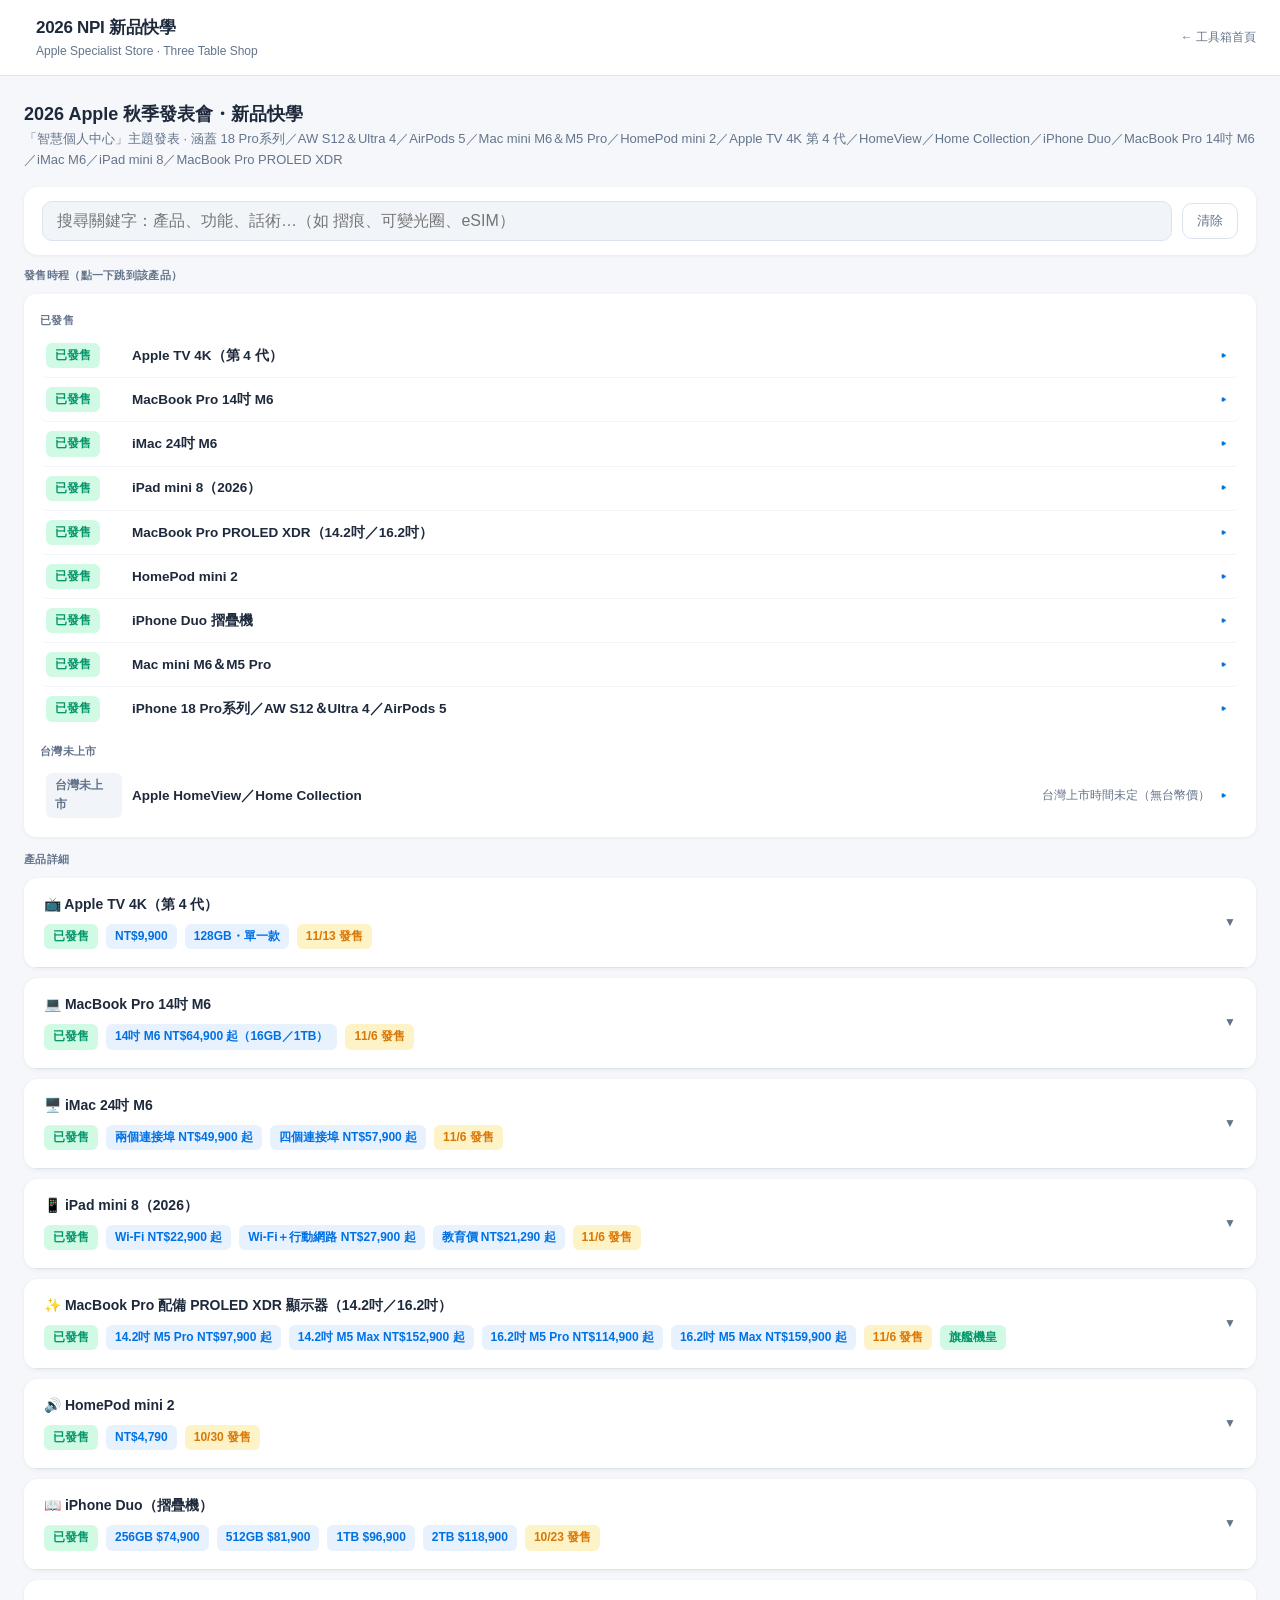
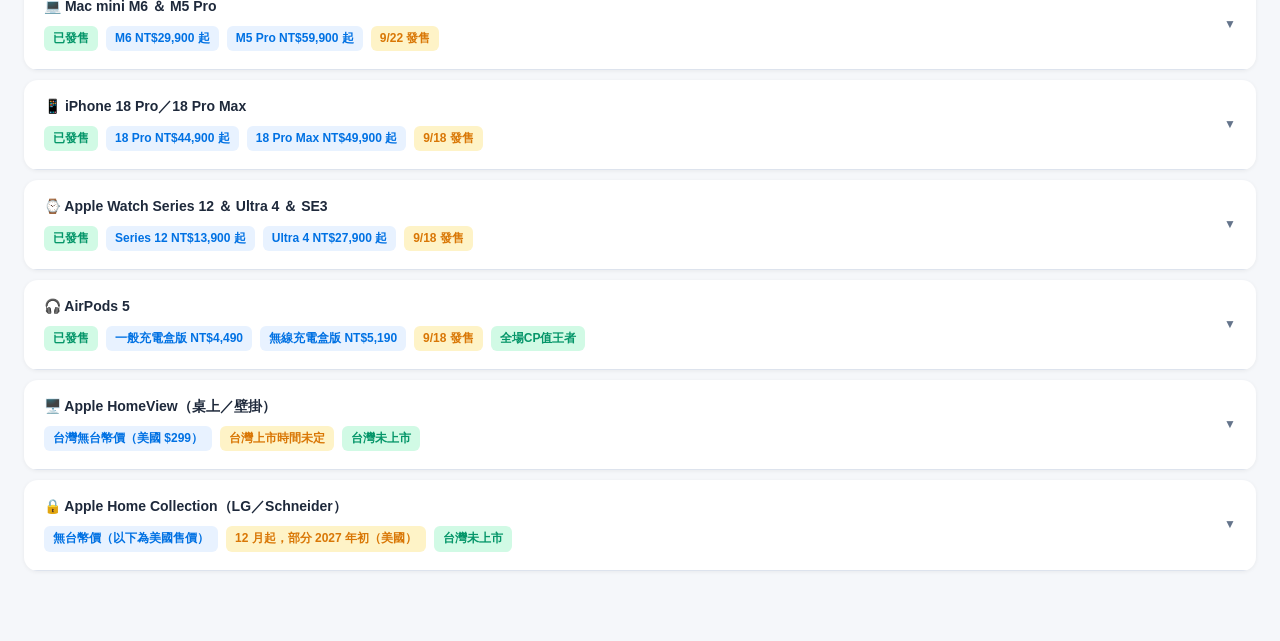
<file: npi.html>
<!DOCTYPE html>
<html lang="zh-TW">
<head>
<meta charset="UTF-8">
<meta name="viewport" content="width=device-width, initial-scale=1.0">
<title>2026 NPI 新品快學</title>
<link rel="stylesheet" href="shared/style.css">
<script src="shared/npi-timeline.js?v=20261029"></script>
<style>
.plan-card[id^=ncard-]{scroll-margin-top:72px}
.npi-flash{animation:npiflash 1.4s ease}
@keyframes npiflash{0%,60%{box-shadow:0 0 0 3px var(--blue)}100%{box-shadow:none}}
.npi-price-row{display:flex;flex-wrap:wrap;gap:8px;margin:8px 0 4px}
.npi-hl{list-style:none;padding:0;margin:0}
.npi-hl li{position:relative;padding:5px 0 5px 18px;font-size:13.5px;line-height:1.55}
.npi-hl li::before{content:'●';position:absolute;left:0;top:5px;color:var(--blue);font-size:8px}
.npi-box{background:var(--light);border-radius:10px;padding:12px 14px;font-size:13px;line-height:1.6;margin:10px 0}
.npi-box-title{font-size:12px;font-weight:700;color:var(--gray);margin-bottom:6px}
.npi-quote{border-left:3px solid var(--blue);padding:8px 12px;font-size:13.5px;color:var(--text);background:var(--blue-bg);border-radius:0 8px 8px 0;margin:8px 0}
.npi-qa{border-bottom:1px solid var(--light);padding:10px 0}
.npi-qa:last-child{border-bottom:none}
.npi-qa .q{font-size:13.5px;font-weight:700;margin-bottom:4px}
.npi-qa .a-ok{font-size:13px;color:var(--green);margin-bottom:2px}
.npi-qa .a-no{font-size:13px;color:var(--red)}
.npi-mark{background:#fde68a;color:inherit;border-radius:3px;padding:0 1px}
.section-tag{font-size:11px;font-weight:700;color:var(--gray);margin:2px 0 10px;letter-spacing:.3px}
.npi-sched{background:var(--white);border-radius:12px;box-shadow:0 1px 4px rgba(0,0,0,.06);padding:6px 16px 10px;margin-bottom:14px}
.npi-sched-grp .section-tag{margin:12px 0 4px}
.npi-sched-row{display:grid;grid-template-columns:76px minmax(0,1fr) auto 14px;gap:10px;align-items:center;padding:9px 6px;border-bottom:1px solid var(--light);border-radius:8px;font-size:13.5px;cursor:pointer}
.npi-sched-row:last-child{border-bottom:none}
.npi-sched-row:hover{background:var(--blue-bg)}
.npi-sched-row .s-name{font-weight:700}
.npi-sched-row .s-date{font-size:12px;color:var(--gray);text-align:right}
.npi-sched-row .s-go{color:var(--blue);font-weight:700}
.npi-tabs{display:flex;gap:6px;flex-wrap:wrap;margin:0 0 12px;border-bottom:1.5px solid var(--border);padding-bottom:10px}
.npi-tab{padding:7px 14px;border-radius:999px;border:1.5px solid var(--border);background:var(--white);font-size:13px;font-weight:600;color:var(--gray);cursor:pointer;font-family:inherit}
.npi-tab.on{background:var(--blue);border-color:var(--blue);color:#fff}
.npi-panel{display:none}
.npi-panel.on{display:block}
.npi-row{display:grid;grid-template-columns:128px minmax(0,1fr);gap:4px 14px;padding:9px 0;border-bottom:1px solid var(--light);font-size:13.5px;line-height:1.6}
.npi-row:last-child{border-bottom:none}
.npi-row .k{font-weight:700;color:var(--gray);font-size:12.5px;padding-top:1px}
.npi-row.warn{background:var(--orange-bg);border-radius:8px;padding:9px 10px;margin:4px 0;border-bottom:none}
.npi-row.warn .k{color:var(--orange)}
@media(max-width:700px){
  .npi-sched-row{grid-template-columns:70px minmax(0,1fr) 14px}
  .npi-sched-row .s-date{grid-column:2 / 4;text-align:left}
  .npi-row{grid-template-columns:1fr}
}
</style>
</head>
<body>

<div class="hdr">
  <div class="hdr-left">
    <span class="hdr-logo"></span>
    <div>
      <div class="hdr-title">2026 NPI 新品快學</div>
      <div class="hdr-sub">Apple Specialist Store · Three Table Shop</div>
    </div>
  </div>
  <a href="index.html" class="hdr-date" style="text-decoration:none">← 工具箱首頁</a>
</div>

<div class="main" id="mc"></div>

<script>
const NPI_STATUS_BY_KEY = {};
NPI_TIMELINE.forEach(t => { if(t.launch) t.keys.forEach(k => NPI_STATUS_BY_KEY[k] = npiStatus(t)); });

const NPI_PRODUCTS = [
  {
    key: 'p18pro',
    icon: '📱',
    name: 'iPhone 18 Pro／18 Pro Max',
    prices: ['18 Pro NT$44,900 起', '18 Pro Max NT$49,900 起'],
    date: '9/18 發售（9/12 預購）',
    highlights: [
      '<b>⚠️ 機型提醒：</b>2026年9月僅推出以下機型，<u>沒有 iPhone 18（雙鏡頭標準版）</u>',
      '<b>新增色系：</b>勃根地紅色、冰川藍色、黑色、銀色，256GB／512GB／1TB／2TB',
      '<b>尺寸不變：</b>6.3吋iPhone 18 Pro／6.9吋iPhone 18 Pro Max，採用亮眼的超Retina XDR顯示器，具備最高達120Hz的ProMotion技術，與3000尼特峰值亮度',
      '<b>台積電2奈米製程：</b>A20 Pro晶片，配備6核心CPU、7核心GPU、雙16核心神經網路引擎，記憶體頻寬提升50％',
      '<b>散熱升級：</b>新一代均溫板，散熱表面積增加至三倍，A20 Pro採用蒸發冷卻，持續效能表現最高可提升40%',
      '<b>主相機可變光圈：</b>4800萬像素融合主相機具備可變光圈（ƒ/1.48、ƒ/1.8、ƒ/2.8、ƒ/4.0），支援Pro控制項目（可變動白平衡、鏡頭光圈、快門速度）與攝影風格3（可柔化肌膚細節，或打造底片風格）',
      '<b>續航升級：</b>iPhone 18 Pro影片播放時間最長可達34小時（17 Pro為31小時），iPhone 18 Pro Max影片播放時間最長可達43小時（17 Pro Max為37小時），充電15分鐘可達50％電量',
      '<b>動態島重新設計：</b>縮小約25–30％，最多可顯示3項即時動態，更多資訊一目了然',
    ],
    upgrade: [
      '<b>iPhone 15 Pro以下用戶</b>：升級感「極度強烈」——晶片、散熱、可變光圈、續航全面躍升',
      '<b>iPhone 17 Pro用戶</b>：官方數據顯示速度提升最快達40%、持續效能表現最高提升40%，若非重度攝影或極致續航需求，可視預算再評估',
    ],
    extraBody: 'aperture',
  },
  {
    key: 'watch',
    icon: '⌚️',
    name: 'Apple Watch Series 12 ＆ Ultra 4 ＆ SE3',
    prices: ['Series 12 NT$13,900 起', 'Ultra 4 NT$27,900 起'],
    date: '9/18 發售（9/11 預購）',
    highlights: [
      '<b>新色與尺寸：</b>Series 12｜42mm／46mm，精密陶瓷（珍珠白色／夜藍色）、鋁金屬（深古銅色／淺金色／黑色／太空灰色）、鈦金屬（燦金色／原色）共8款外觀；Ultra 4｜49公釐鈦金屬錶殼（黑色／原色），可選海洋錶帶、越野錶環、高山錶環、米蘭式錶環',
      '<b>晶片：</b>搭載S11晶片',
      '<b>健康感測升級：</b>全新健康感測系統，背景心率讀取頻率提升60倍（每5秒讀取一次）、心率變異讀取頻率提升24倍（每5分鐘一次），新增「準備指數」',
      '<b>語音智慧：</b>聲音辨識、Shazam自動音樂識別，Siri AI更聰明；官方聲明相關音訊內容絕不會被錄音或保留',
      '<b>Series 12續航：</b>精密陶瓷錶殼「光潔細緻」，一般使用最長可達24小時，低耗電模式最長可達38小時，快充15分鐘可再用12小時',
      '<b>Ultra 4續航：</b>一般使用最長可達50小時，低耗電模式最長可達84小時，標準體能訓練最長18小時、長時間體能訓練最長45小時，快充15分鐘可再用18小時',
      '<b>Ultra 4專屬功能：</b>動作按鈕、啟用警笛（聲音遠達180公尺／600呎）、SOS緊急服務、跌倒偵測、車禍偵測',
    ],
    images: [
      {label: 'Series 12 鋁金屬（4色）配色速查', img: 'npi-img/aw-s12-aluminum.jpg'},
      {label: 'Series 12 鋁金屬／陶瓷 配色速查', img: 'npi-img/aw-s12-aluminum-ceramic.jpg'},
      {label: 'Series 12 鈦金屬（原色／燦金色 × 運動錶帶／米蘭錶環）配色速查', img: 'npi-img/aw-s12-titanium.jpg'},
      {label: 'Ultra 4 原色鈦金屬 配色速查', img: 'npi-img/aw-ultra4-natural-titanium.jpg'},
      {label: 'Ultra 4 黑色鈦金屬 配色速查', img: 'npi-img/aw-ultra4-black-titanium.jpg'},
      {label: 'SE3 鋁金屬（2色）配色速查', img: 'npi-img/aw-se3-aluminum.jpg'},
    ],
  },
  {
    key: 'airpods',
    icon: '🎧',
    name: 'AirPods 5',
    tag: '全場CP值王者',
    prices: ['一般充電盒版 NT$4,490', '無線充電盒版 NT$5,190'],
    date: '9/18 發售（9/11 預購）',
    highlights: [
      '<b>版本：</b>一般充電盒版、無線充電盒版',
      '<b>設計與降噪：</b>開放式半入耳設計，全系標配主動降噪（ANC），降噪效果提升50%',
      '<b>音訊功能：</b>支援適應性音訊、通透模式、即時跨語言翻譯（Live Translation）',
      '<b>一般充電盒版續航：</b>降噪續航4小時（含盒20小時）',
      '<b>無線充電盒版續航：</b>降噪續航5小時（含盒22小時），新增耳機柄滑動調節音量，支援Qi與Apple Watch磁吸充電',
    ],
    upgrade: ['以NT$4,490／5,190的售價換來大幅升級的降噪與即時翻譯，是本次發表會公認「加量不加價」的性價比王者'],
  },
  {
    key: 'macmini',
    icon: '💻',
    name: 'Mac mini M6 ＆ M5 Pro',
    prices: ['M6 NT$29,900 起', 'M5 Pro NT$59,900 起'],
    date: '9/22 發售（8/27–9/20 預購）',
    highlights: [
      '<b>規格與售價對應：</b>M6｜12核心CPU/12核心GPU，16G/256G $29,900、16G/512G $36,900、24G/512G $43,900；M5 Pro｜15核心CPU/16核心GPU，24G/512G $59,900',
      '<b>CPU升級：</b>M6配備12核心CPU（2超級核心＋4效能核心＋6節能核心），首度導入三層式CPU架構，整體CPU效能比M4提升40%',
      '<b>GPU升級：</b>12核心GPU內建繪圖神經加速器，圖形與遊戲速度翻倍，硬體加速光追遊戲效能達2倍',
      '<b>AI運算：</b>雙16核心神經網路引擎，AI效能達4倍，LM Studio本地大型語言模型提示詞處理速度提升達4.8倍',
      '<b>記憶體隱藏門檻：</b>16GB起跳最高32GB，記憶體頻寬153GB/s或170GB/s——170GB/s僅限24GB與32GB配置，16GB入門配置僅153GB/s',
      '<b>連線升級：</b>採蘋果N1無線晶片，支援Wi-Fi 7、藍牙6.0、Thread；標準2.5Gbps有線網路（可選配10Gbps）',
      '<b>專業影音：</b>首度支援Genlock影音幀同步，可精確同步顯示器與相機畫面時序，適合多機位、虛擬棚與直播',
      '<b>Thunderbolt：</b>維持3組Thunderbolt 4，未升級TB5（TB5僅M5 Pro版本提供）；若由M4 Pro降級為M6基礎版，連接埠頻寬反而縮水',
      '<b>M5 Pro專屬：</b>支援Thunderbolt 5，且可選配48GB／64GB以上大容量記憶體（M6版本最高僅32GB）',
      '<b>外觀不變：</b>12.7×12.7×5.0公分，重量0.67公斤，前置維持2個USB-C（USB 3）與耳機孔',
    ],
    upgrade: [
      '<b>強烈推薦M6：</b>開發者、AI創作者，或需要本地跑LLM（LM Studio）、高頻寬Wi-Fi 7、超高速2.5Gb Ethernet（NAS傳輸）的專業人士；建議加價選24G／32G記憶體才能解鎖170GB/s完整頻寬',
      '<b>推薦續留M4或選一般文書用途：</b>一般文書辦公、影像新手、輕度剪輯或多媒體串流娛樂使用者，M4效能仍完全過剩，M6起步價已比M4貴NT$10,000',
    ],
  },
  {
    key: 'duo',
    icon: '📖',
    name: 'iPhone Duo（摺疊機）',
    prices: ['256GB $74,900', '512GB $81,900', '1TB $96,900', '2TB $118,900'],
    date: '10/23 發售（10/16 晚8點預購）',
    highlights: [
      '<b>容量與顏色：</b>256GB／512GB／1TB／2TB，星光白、夜空',
      '<b>摺疊設計：</b>Apple史上首款摺疊智慧型手機，護照大小造型；外螢幕5.4吋、內螢幕7.6吋（顯示面積比18 Pro Max大50%）',
      '<b>機身結構：</b>展開厚度5.2mm／合起11.3mm，重量254g；五級鈦金屬機身＋3D列印鈦金屬鉸鏈蓋，IP68防塵防水',
      '<b>晶片與通訊：</b>A20 Pro晶片＋專用Display Engine雙螢幕驅動引擎＋自研C2 5G Modem；全機取消實體SIM，全eSIM設計',
      '<b>相機：</b>4800萬畫素Fusion主鏡頭（固定F1.6）＋4800萬畫素超廣角，內螢幕採螢幕下隱藏式FaceTime鏡頭',
      '<b>解鎖與配件：</b>側邊按鈕整合Touch ID（無Face ID），支援Apple Pencil（USB-C版）',
      '<b>無摺痕工程：</b>內螢幕10層以上超薄結構＋Nano Texture奈米紋理霧面塗層、雷射填平工藝、可變扭力鉸鏈（100+精密零件）',
    ],
    prosCons: {
      pros: '7.6吋超大視野、Nano Texture抗眩光低折痕、iOS 27側邊多工＋Split View、支援Apple Pencil、IP68防塵防水',
      cons: '售價高、合起254g／11.3mm偏厚、無Face ID（改Touch ID）、全eSIM無實體卡槽、無望遠鏡頭與可變光圈',
    },
    audience: '預算非常充裕、極度仰賴大螢幕影音多工與創作者族群',
    body: 'duoqa',
  },
  {
    key: 'homepod',
    icon: '🔊',
    name: 'HomePod mini 2',
    prices: ['NT$4,790'],
    date: '10/15 預購・10/30 發售',
    highlights: [
      '<b>定價：</b>NT$4,790，微幅調整 NT$800（原因：新機加強了晶片運算、燈光與 Mac 連結生態）',
      '<b>⚠️ 預購時間：</b>台灣官網 10/15（四）開放預購，10/30（五）發售',
      '<b>晶片：</b>S10 晶片（舊款為 S5，與 Apple Watch S5 同級），運算音訊能力大幅提升，系統反應與家庭控制更快更即時',
      '<b>機身：</b>335 公克（舊款 345 公克，輕 10 公克），體積維持 84.3 × 97.9 mm，內部結構與聲學組件更精緻',
      '<b>配色：</b>白、粉紅、綠、藍、午夜色（舊款：太空灰、白、黃、橙、藍）——⚠️ 黃色、橙色已取消，新增全新粉紅與綠色，黑色系調整為午夜色',
      '<b>麥克風：</b>3 麥克風陣列（舊款 4 麥克風），減少 1 個硬體麥克風，但藉由 S10 計算音訊達到更佳的遠距收音與除噪',
      '<b>🌟 頂部光效：</b>聲波光暈（Sound Glow），光效隨專輯封面色彩即時律動，並可展示放鬆雨聲等聲景（舊款為傳統圓形白光／多彩 Siri 光暈）',
      '<b>🌟 Mac 音訊整合：</b>Wi-Fi 6E 架構，可直接作為相容 Mac 的系統預設喇叭，超低延遲、連線更穩定（舊款走 AirPlay，切歌或影片易延遲）',
      '<b>無線與連線：</b>Wi-Fi 6E、藍牙 6、Thread（舊款 Wi-Fi 4／802.11n、藍牙 5.0、Thread）；另有超寬頻晶片，需 U1 的 iPhone 且依國家地區而異，<u>台灣不要保證超寬頻可用</u>',
      '<b>軟體與沿用功能：</b>HomePod 27.2；360 度音場、立體聲配對、多室音訊都還在；盒內有 20W 電源轉接器；可當 Wi-Fi 6E 或更新 Mac 的預設喇叭（單顆或立體聲一對）',
      '<b>家庭功能：</b>家庭中樞；聲音辨識（煙霧／一氧化碳，不能當緊急設備）；臉部辨識播報門鈴訪客（需 HomeKit 安全錄影＋臉部辨識）；語音控制需已開 Apple Intelligence 的 iPhone、最新軟體',
      '<b>Siri AI：</b>日後以軟體更新提供、先上英文，國家名單（美、澳、加、印度、紐、新加坡、南非、英國）<u>沒有台灣</u>，不要主動承諾',
      '<b>家庭劇院環繞：</b>支援 Apple TV 4K 第 4 代四聲道，前後各放一對組成 3D 包覆環繞音場（舊款不支援四揚聲器電視環繞）',
      '<b>⚠️ 立體聲配對限制：</b>必須是完全相同機型且同一代（兩台 mini 2，或兩台舊 mini），新舊兩代不可混搭；mini 2 與大 HomePod（第 2 代）也不能組立體聲，僅能放在同房間同時播放多室音訊',
      '<b>四揚聲器電視環繞條件：</b>主機必須是 Apple TV 4K（第 4 代）；前方一對、後方一對，同一對必須同機型——可用四顆 mini 2、四顆 HomePod（第 2 代），或前方一對 HomePod（第 2 代）＋後方一對 mini 2；舊 HomePod mini 組不出這個配置，前方左右各放舊 mini 與 mini 2 也不行',
    ],
    quotes: [
      '「舊款已停止在官網販售，新機加強了晶片運算、燈光與 Mac 連結生態。」',
      '客人問「我家有舊的能買一顆新的湊一對立體聲嗎？」→ 答案：不行！必須兩台同代同款。',
    ],
  },
  {
    key: 'appletv',
    icon: '📺',
    name: 'Apple TV 4K（第 4 代）',
    prices: ['NT$9,900', '128GB・單一款'],
    date: '10/15 預購・11/13 發售',
    highlights: [
      '<b>機型與售價：</b>第 4 代只有單一旗艦款 NT$9,900，不再區分容量、Wi-Fi 款／乙太網路款',
      '<b>⚠️ 預購時間：</b>台灣官網 10/15（四）開放預購，11/13（五）發售',
      '<b>儲存容量：</b>標配 128GB（舊款 64GB 或 128GB），下載高畫質 Arcade 遊戲或 4K 影片快取更充裕',
      '<b>核心處理器：</b>A19 旗艦晶片（舊款 A15 仿生），CPU 快 50%、GPU 快達 2 倍，內建專用 AV1 硬體解碼器',
      '<b>網路連線：</b>Wi-Fi 7（802.11be）＋標配 Gigabit 乙太網路（舊款 Wi-Fi 6＋可選乙太網路）；Wi-Fi 7 具備 2x2 MIMO，串流超高碼率 4K/8K 內容更順暢',
      '<b>智慧家庭中樞：</b>全機標配 Thread＋Matter 中樞，不論接有線或無線都是最高規格中樞（舊款 Thread 僅限乙太網路高階款）',
      '<b>🌟 免持語音聲控：</b>主機內建 3 個遠距麥克風，電視播放中也能免拿遙控器直接喊「嘿 Siri」，有語音隔離；產品頁註腳：tvOS 主要語言要設成中文（國語－台灣）、荷、英、芬、法、德、希伯來、挪威或瑞典文——<u>這不是 Siri AI</u>，台灣不要主動承諾 Siri AI；舊款必須按著遙控器麥克風說話',
      '<b>遙控器：</b>Siri Remote（第 4 代，USB-C），沿用原設計，新增「尋找」功能（內部新增尋找蜂鳴器與 UWB 晶片）；遙控器可單買，相容 Apple TV HD 與 Apple TV 4K',
      '<b>遙控器尋找：</b>喊「嘿 Siri，找出遙控器」遙控器會發聲，手機還能用箭頭精準引導方向（舊款僅 iPhone 粗略距離指引）',
      '<b>⚠️ 「精確尋找」限制：</b>要第 4 代遙控器，配 iPhone Duo、iPhone Air，或 iPhone 17 與後續，<u>不含 iPhone 17e</u>，地區另有限制；播放聲音找遙控器只限最新這支；舊款 iPhone 或 17e 僅能使用發聲尋找，無法開啟指針尋找',
      '<b>🌟 電視音響架構：</b>四揚聲器家庭劇院環繞＋全室音訊，前後各一對（4 顆 HomePod），客廳直接升級電影院（舊款僅支援單顆或一對立體聲）',
      '<b>四揚聲器環繞條件：</b>兩邊一起成立才有——主機必須是第 4 代 Apple TV 4K（第 3 代組不出），喇叭前方一對、後方一對，同一對必須同機型：可用四顆 HomePod mini 2、四顆 HomePod（第 2 代），或前方一對 HomePod（第 2 代）＋後方一對 mini 2；舊 HomePod mini 組不出這個配置',
      '<b>盒裝配件：</b>主機、第 4 代 Siri Remote、電源線、說明文件——⚠️ HDMI 線仍未附贈，結帳必主動推薦 Ultra High Speed 2.1 線；重量 217 公克',
      '<b>其他規格：</b>藍牙 6、Thread、HDMI 2.1、紅外線接收器、內建電源；Wi-Fi 7（2x2 MIMO）需在支援 Wi-Fi 7 的地區才有',
      '<b>電視上的家庭功能：</b>門鈴通知可上電視，看訪客、講話、解鎖，不用中斷節目；iCloud 照片可只做回憶／人像螢幕保護，不必整庫曝光；螢幕保護可隨機輪播',
    ],
    quotes: [
      '「上一代要 8,500 才有網孔和 Thread，這代直接給頂規全配，不再讓客人陷入選擇困難。」',
    ],
  },
  {
    key: 'mbp14m6',
    icon: '💻',
    name: 'MacBook Pro 14吋 M6',
    prices: ['14吋 M6 NT$64,900 起（16GB／1TB）'],
    date: '11/6 發售（10/29 01:10 預購）',
    highlights: [
      '<b>⚠️ 預購時間：</b>台灣官網 10/29（四）凌晨 01:10 開放預購，11/6（五）門市發售；與 PROLED XDR 款（10/30 09:00 預購）時間不同，不要講混',
      '<b>機型與售價：</b>只有 14 吋（16 吋沒有 M6）；M6｜12 核心 CPU／12 核心 GPU，標配 16GB／1TB SSD，NT$64,900 起；SSD 可選 1TB／2TB／4TB（目前官網 M5 起跳 1TB，M4 為 512GB）',
      '<b>CPU／GPU：</b>12 核 CPU（2 超級＋4 效能＋6 節能核心）、12 核 GPU（前代 M5：10 核 CPU 為 4 超級＋6 節能、10 核 GPU）；神經網路加速器＋雙 16 核心神經網路引擎（M5 為單 16 核），官方：GPU 比 M5 快約 30%、AI 工作負載快 1.9 倍',
      '<b>記憶體隱藏門檻：</b>16GB／24GB／32GB；<u>16GB 入門配置頻寬 153GB/s（與 M5 相同），24GB 與 32GB 才是 170GB/s</u>——想要頻寬升級要加價選 24GB 以上',
      '<b>顯示器：</b>14.2 吋 Liquid Retina XDR（Mini-LED，3024×1964、254 ppi），全螢幕持續亮度 1000 尼特、HDR 峰值 1600 尼特、SDR 1000 尼特（室外），對比 1,000,000:1，P3 廣色域，ProMotion 最高 120Hz；<u>可選配奈米紋理顯示器</u>（與 M5／M4 顯示規格相同）',
      '<b>無線：</b>Wi-Fi 7（802.11be）、藍牙 6（前代 M5／M4 為 Wi-Fi 6E、藍牙 5.3）',
      '<b>連接埠：</b>3 個 Thunderbolt 4（USB-C，40Gb/s）、HDMI、SDXC 卡槽、MagSafe 3、3.5mm 耳機孔；<u>Thunderbolt 5 只有 PROLED 款（M5 Pro／Max）才有</u>',
      '<b>外接螢幕：</b>最多 2 部：兩部 6K 60Hz／4K 165Hz，或一部 8K 60Hz／5K 120Hz／4K 240Hz（M5 Pro 最多 3 部、M5 Max 最多 4 部）',
      '<b>電池與充電：</b>72.4Wh，影片串流最長 24 小時、無線上網最長 16 小時（M5、M4 同為 24 小時）；盒內 70W USB-C 電源轉接器，使用 140W 以上 USB PD 電源可快速充電',
      '<b>機身：</b>14 吋 1.55 公斤、厚 1.55 公分（與 M5、M4 同尺寸重量）；顏色太空黑色、銀色（M5、M4 同為太空黑色）',
      '<b>兩代相同：</b>1200 萬像素 Center Stage 相機（桌上視角）、六揚聲器（空間音訊＋杜比全景聲）、三麥克風、Touch ID 巧控鍵盤、macOS 27、Apple Intelligence 與 Siri AI',
    ],
    images: [
      {label: 'MacBook Pro 14吋 M6 規格速查', img: 'npi-img/mbp14-m6-spec.jpg'},
    ],
    imagesTitle: '規格速查',
    upgrade: [
      '<b>M4／M5 用戶：</b>機身、螢幕、相機、喇叭都沒變，升級點是 M6 的 CPU／GPU 核心數與 AI 效能、Wi-Fi 7／藍牙 6，以及可選配奈米紋理顯示器；一般文書或輕度剪輯的使用者，現有機型仍夠用，可視預算再評估',
      '<b>M1／Intel 用戶或第一次買 MacBook Pro：</b>直接選 M6 最划算，起步即 16GB／1TB',
      '<b>想要觸控螢幕＋動態島＋OLED 或 Thunderbolt 5 的客人：</b>引導看 PROLED XDR 款（NT$97,900 起，搭 M5 Pro／Max），不是這台',
    ],
    quotes: [
      '⚠️ 交機叮嚀：選配奈米紋理顯示器者，只能用盒裝隨附原廠拋光布乾擦，切勿噴酒精或用紙巾猛擦以免傷到微結構。',
    ],
  },
  {
    key: 'imacm6',
    icon: '🖥️',
    name: 'iMac 24吋 M6',
    prices: ['兩個連接埠 NT$49,900 起', '四個連接埠 NT$57,900 起'],
    date: '11/6 發售（10/29 01:10 預購）',
    highlights: [
      '<b>⚠️ 預購時間：</b>台灣官網 10/29（四）凌晨 01:10 開放預購，11/6（五）發售',
      '<b>⚠️ 兩種機型要分清楚：</b>M6 分「兩個連接埠」與「四個連接埠」兩款，價格、CPU／GPU 核心、鍵盤、乙太網路都不同（見下方對照）；前代 M4 官網已不販售',
      '<b>兩個連接埠款（NT$49,900 起）：</b>10 核 CPU（2 超級＋3 效能＋5 節能）／10 核 GPU；記憶體 16GB／24GB；SSD 256GB／512GB／1TB；兩個 Thunderbolt／USB 4 埠；2.5Gb 乙太網路為<u>選配</u>；附「含鎖定鍵的巧控鍵盤」（<u>沒有 Touch ID</u>，可選配含 Touch ID 和數字鍵盤的款式）；重量 4.42 公斤',
      '<b>四個連接埠款（NT$57,900 起）：</b>12 核 CPU（2 超級＋4 效能＋6 節能）／12 核 GPU；記憶體 16GB／24GB／32GB；SSD 256GB～2TB；四個 Thunderbolt 4 埠；2.5Gb 乙太網路<u>標配</u>；附 Touch ID 巧控鍵盤（可選配數字鍵盤）；重量 4.44 公斤',
      '<b>晶片共通：</b>M6，神經網路加速器＋雙 16 核心神經網路引擎、硬體加速光追，記憶體頻寬最高 170GB/s（前代 M4：10 核 CPU／10 核 GPU、單 16 核神經網路引擎、120GB/s）；官方：CPU 比 M4 快 1.5 倍、GPU 快 2 倍、AI 算力比 M4 快 2 倍',
      '<b>顯示器：</b>24 吋 4.5K Retina（4480×2520、218 ppi、500 尼特、P3 廣色域、原彩顯示），實際對角 23.5 吋；規格與 M4 相同',
      '<b>視訊相機：</b>1200 萬像素 Center Stage 相機（支援桌上視角）、1080p HD 錄影',
      '<b>連線：</b>Wi-Fi 7（802.11be）、藍牙 6（前代 M4 為 Wi-Fi 6E、藍牙 5.3）',
      '<b>隨機配件：</b>巧控鍵盤與滑鼠／巧控板；規格圖標示配件全面換成 USB-C 充電，不再附 Lightning 線',
      '<b>顏色：</b>7 色（藍、綠、粉紅、黃、紫、橙、銀），配件同色系',
      '<b>奈米紋理顯示器：</b>四個連接埠款（12 核 CPU／16GB／256GB）有奈米紋理顯示器選配，銀色，NT$64,900（貨號 274768）',
      '<b>兩代相同：</b>高傳真六揚聲器（空間音訊＋杜比全景聲）、錄音室級三麥克風、3.5mm 耳機孔、Apple Intelligence 與 Siri AI、macOS 27',
    ],
    upgrade: [
      '<b>iMac M1／Intel 用戶：</b>升級感強烈（官方：AI 算力比 M1 最高 12 倍、Intel 用戶最高快 18 倍）',
      '<b>iMac M4 用戶：</b>螢幕、相機、喇叭、麥克風都與 M4 相同，主要差在 M6 晶片、Wi-Fi 7／藍牙 6 與 2.5Gb 乙太網路，一般用途可視預算再評估',
    ],
    quotes: [
      '⚠️ 對客提醒：入門的兩個連接埠款鍵盤<u>沒有 Touch ID</u>（Apple Pay 需 Touch ID 鍵盤）；要 Touch ID、四個 Thunderbolt 4 或標配 2.5Gb 乙太網路，就要看 NT$57,900 起的四個連接埠款。',
    ],
  },
  {
    key: 'ipadmini8',
    icon: '📱',
    name: 'iPad mini 8（2026）',
    prices: ['Wi-Fi NT$22,900 起', 'Wi-Fi＋行動網路 NT$27,900 起', '教育價 NT$21,290 起'],
    date: '11/6 發售（10/29 01:10 預購）',
    highlights: [
      '<b>⚠️ 預購時間：</b>台灣官網 10/29（四）凌晨 01:10 開放預訂，11/6（五）門市發售',
      '<b>螢幕：</b>8.5 吋 OLED 超 Retina XDR（2316×1512、326 ppi、P3、原彩顯示），SDR 600 尼特、XDR 全螢幕 600／峰值 1200 尼特（僅 HDR 內容），對比 2,000,000:1；256GB／512GB 機型可選配奈米紋理玻璃（前代 mini 7 為 8.3 吋 LCD，SDR 500 尼特）',
      '<b>晶片：</b>A20 Pro（前代 A17 Pro），含神經網路加速器、硬體加速光追；128GB／256GB 機型 5 核 CPU／7 核 GPU／16 核神經網路引擎，<u>512GB 機型 6 核 CPU／雙 16 核神經網路引擎</u>；支援 Apple Intelligence 與 Siri AI',
      '<b>無線：</b>Apple N1 無線晶片，Wi-Fi 7、藍牙 6、支援 Thread（前代 mini 7 為 Wi-Fi 6E／藍牙 5.3）；行動網路款為 Apple C2 數據機，5G（sub-6）＋Gigabit LTE，<u>僅支援 eSIM</u>（不相容實體 SIM 卡）',
      '<b>機身：</b>厚 5.4mm、寬 132.6mm，重 255g（Wi-Fi）／263g（行動網路）；前代 6.3mm／293g。新增 IP67 防潑、抗水與防塵（水深 1 公尺最長 30 分鐘）',
      '<b>充電：</b>支援快速充電，約 30 分鐘充至 50%，<u>須使用 35W 或更高功率的 USB-C 電源轉接器（另售）</u>；盒內只有 20W 轉接器與 1 公尺 USB-C 充電連接線，結帳可主動推薦',
      '<b>音訊：</b>Acoustic Display 系統（立體聲音訊，前代為橫向立體聲揚聲器）',
      '<b>前置相機：</b>橫向 1200 萬像素 Center Stage 相機（f/2.0），支援人物居中；後置 1200 萬廣角',
      '<b>儲存容量：</b>128GB／256GB／512GB',
      '<b>顏色：</b>午夜色、星光色',
      '<b>手寫筆：</b>支援 Apple Pencil Pro 與 Apple Pencil（USB-C），含懸浮功能；<u>不支援第 2 代 Apple Pencil</u>（mini 6 才是第 2 代）',
      '<b>兩代相同：</b>頂端 Touch ID、USB-C（最高 10Gb/s，可外接 4K 60Hz 螢幕）、續航 Wi-Fi 最長 10 小時／行動網路 9 小時、iPadOS 27',
    ],
    quotes: [
      '⚠️ 門市必記：新機僅支援 Pencil Pro 與 USB-C 款；持第 2 代 Apple Pencil 的 mini 6 用戶筆無法沿用，結帳要主動提醒。',
      '⚠️ 教育優惠（NT$21,290 起）需審查學生／教職證件。',
    ],
  },
  {
    key: 'mbpproled',
    icon: '✨',
    name: 'MacBook Pro 配備 PROLED XDR 顯示器（14.2吋／16.2吋）',
    tag: '旗艦機皇',
    prices: ['14.2吋 M5 Pro NT$97,900 起', '14.2吋 M5 Max NT$152,900 起', '16.2吋 M5 Pro NT$114,900 起', '16.2吋 M5 Max NT$159,900 起'],
    date: '11/6 發售（10/30 09:00 預購）',
    highlights: [
      '<b>⚠️ 預購時間：</b>台灣官網 10/30（五）<u>上午 09:00</u> 開放預訂，11/6（五）門市發售——與 M6 款（10/29 01:10）不同，不要講混。教育價 NT$92,900 起（現折 $5,000），需查驗學生／教職證件',
      '<b>機型與售價（起）：</b>14.2 吋 M5 Pro NT$97,900｜14.2 吋 M5 Max NT$152,900｜16.2 吋 M5 Pro NT$114,900｜16.2 吋 M5 Max NT$159,900；太空灰色、銀色',
      '<b>現貨配置與售價（貨號清單）：</b>14.2 吋 M5 Pro 15 核 CPU／16 核 GPU／24GB／1TB NT$97,900、18 核 CPU／20 核 GPU／48GB／1TB NT$125,900；14.2 吋 M5 Max 18 核 CPU／32 核 GPU／36GB／2TB NT$152,900｜16.2 吋 M5 Pro 18 核 CPU／20 核 GPU／24GB／1TB NT$114,900、48GB／1TB NT$135,900；16.2 吋 M5 Max 32 核 GPU／36GB／2TB NT$159,900、40 核 GPU／48GB／2TB NT$184,900',
      '<b>14.2 吋 M5 Pro 起步配置：</b>15 核 CPU／16 核 GPU，24GB，1TB（可選 18 核 CPU／20 核 GPU；記憶體 24／48／64GB；SSD 1／2／4TB）；<b>14.2 吋 M5 Max 起步：</b>18 核 CPU／32 核 GPU，36GB，2TB（40 核 GPU 可選配 48／64／128GB；SSD 2／4／8／16TB）',
      '<b>16.2 吋 M5 Pro 起步配置：</b>18 核 CPU／20 核 GPU，24GB，1TB；<b>16.2 吋 M5 Max 起步：</b>18 核 CPU／32 核 GPU，36GB，2TB（同樣可升 40 核 GPU、最高 128GB 記憶體）',
      '<b>顯示面板：</b>串聯式 OLED（Tandem OLED，每個像素疊兩層發光層），取代 Mini-LED；<u>MacBook 首度採用</u>。14.2 吋 3024×1986、16.2 吋 3472×2266（標準款 16.3 吋為 3456×2234）',
      '<b>觸控：</b>內建多點觸控（Mac 首度支援觸控），感測器直接做進面板、延遲更低；14 吋、16 吋都有',
      '<b>動態島：</b>Dynamic Island 首度登陸 Mac（整合 Spotlight／即時動態／Siri AI），取代傳統相機凹口',
      '<b>亮度與對比：</b>全螢幕持續亮度 1000 尼特（與標準款相同），但<u>HDR 與 SDR 峰值都可達 2000 尼特</u>（標準款 HDR 峰值 1600、SDR 1000）；對比度 10,000,000:1（標準款 1,000,000:1），無 Mini-LED 溢光',
      '<b>色域與校色：</b>P3 ＋ Adobe RGB 廣色域，Rec. 2020 涵蓋率超過 80%；每片面板逐一原廠校準亮度、白點與色域；提供參考模式、Pro Display Calibrator、DICOM 醫療影像模式、Genlock',
      '<b>連接埠：</b>3 個 Thunderbolt 5（USB-C，120Gb/s，標準 M6 款為 Thunderbolt 4）、HDMI、SDXC、MagSafe 3、3.5mm 耳機孔；Wi-Fi 7、藍牙 6',
      '<b>記憶體頻寬：</b>M5 Pro 307GB/s；M5 Max 460GB/s（32 核 GPU）／614GB/s（40 核 GPU）',
      '<b>重量：</b>14.2 吋 M5 Pro 1.38 公斤、M5 Max 1.40 公斤（M6 款 14 吋 1.55 公斤，約輕 150～170g；標準 14 吋 M5 Pro 機型 1.60 公斤）；16.2 吋 M5 Pro 1.82 公斤、M5 Max 1.84 公斤（前代 16 吋 M4 Pro 2.14 公斤）。厚度 14 吋 1.50 公分、16 吋 1.60 公分',
      '<b>續航（官方影片串流最長）：</b>14.2 吋 M5 Pro 22 小時、M5 Max 20 小時；16.2 吋 M5 Pro 24 小時、M5 Max 22 小時——<u>不是每台都 24 小時</u>，對客別直接講「24 小時」',
      '<b>電源轉接器：</b>14 吋 M5 Pro 15 核款隨附 70W（18 核款與 M5 Max 隨附 140W，15 核款可選配 140W）；16 吋隨附 140W；使用 140W 以上 USB PD 可快速充電',
      '<b>共同特色：</b>ProMotion 10–120Hz、1200 萬像素 Center Stage 相機（含先進視訊穩定功能）、六揚聲器、可選配奈米紋理玻璃（直接蝕刻在蓋板玻璃上）',
    ],
    prosCons: {
      pros: '串聯式 OLED 純黑零光暈、HDR／SDR 峰值 2000 尼特、Adobe RGB＋逐片原廠校色、Mac 首款多點觸控與動態島、3 個 Thunderbolt 5、機身較輕',
      cons: '售價高（NT$97,900 起，標準 14 吋 M6 款為 NT$64,900 起）、搭載的是 M5 Pro／Max 而不是 M6、續航 20～24 小時依機型而異、與 M6 款預購時間不同',
    },
    audience: '影像／調色／印刷設計、醫療影像、需要參考級螢幕且要隨身帶著走的專業創作者；一般文書或輕度剪輯建議看 14 吋 M6 款',
    upgrade: [
      '<b>與 iPad Pro（M5）串聯式 OLED 的差別：</b>同為串聯式 OLED 基礎，PROLED XDR 再加強——峰值亮度 1600→2000 nits（1.25 倍）、SDR 1000→2000 nits（2 倍）、對比 2,000,000:1→10,000,000:1（5 倍）；加入 Adobe RGB、逐片原廠校色、參考模式與面板內嵌觸控；Mac 的奈米紋理改成蝕刻在蓋板玻璃上',
      '<b>與 M6 款怎麼選：</b>預算與一般效能需求 → 14 吋 M6（NT$64,900 起）；螢幕品質、觸控、Thunderbolt 5 與專業色彩 → PROLED XDR（NT$97,900 起，搭 M5 Pro／Max）',
    ],
    quotes: [
      '⚠️ 選配奈米紋理玻璃只能用盒裝隨附原廠拋光布乾擦。',
    ],
  },
  {
    key: 'homeview',
    icon: '🖥️',
    name: 'Apple HomeView（桌上／壁掛）',
    tag: '台灣未上市',
    prices: ['台灣無台幣價（美國 $299）'],
    date: '台灣上市時間未定',
    highlights: [
      '<b>概念：</b>智慧家庭中樞',
      '<b>檔期：</b>台灣沒有選購頁；美、英、加、澳、紐、印度 11/13 發售；美國標價 $299（美元）；歐盟不賣，原因是 Siri AI 目前無法在歐盟 iOS 使用',
      '<b>定位：</b>全新家庭中樞；7 吋 Liquid Retina、原彩、亮度 500～0.3 尼特，靠近才展開細節',
      '<b>桌上型：</b>鋁金屬圓弧底座、不鏽鋼轉軸、同色 USB-C 線；顏色：銀、星光、玫瑰粉、太空灰',
      '<b>壁掛型：</b>太空灰、銀；聲音是兩顆單體，為壁掛調校',
      '<b>桌上型聲音：</b>螢幕兩顆全音域（空間音訊）＋底座下射低音＋兩顆力抵消被動輻射器',
      '<b>鏡頭與晶片：</b>12MP Center Stage 鏡頭（FaceTime 人物居中）、四麥克風；A18 晶片，安全隔離區處理鏡頭與麥克風，系統與 Apple 都讀不到',
      '<b>多人辨識：</b>最多認 6 個人；個人的訊息、行事曆要「臉對上，而且配對的 iPhone／iPad 在附近、近期解鎖過」',
      '<b>桌面內容：</b>照片、Flow、史努比、行事曆、天氣、Home Modular、Home Camera（最多 9 路同時看）',
      '<b>App：</b>沒有獨立 App Store；Apple app 加上 iPhone 上相容的第三方影音 app',
      '<b>Siri AI：</b>先上英文、有使用量上限；個人情境要配對已開 Apple Intelligence 的 iPhone／iPad；台灣稿支援英文，國家名單沒有台灣',
      '<b>壁掛配件（Schneider Home，美元，不是台灣價）：</b>USB-C 牆接 $59.95、AC 有線 $79.95 起（即日起）；PoE 有線 $129.95（2027 年初）',
    ],
    quotes: [
      '台灣客人問：「目前台灣還沒有上市、時間未定，客廳建議先以 Apple TV 4K 為核心，之後可以無縫併入。」不要承諾到貨日、不要報台幣價。',
    ],
  },
  {
    key: 'homecoll',
    icon: '🔒',
    name: 'Apple Home Collection（LG／Schneider）',
    tag: '台灣未上市',
    prices: ['無台幣價（以下為美國售價）'],
    date: '12 月起，部分 2027 年初（美國）',
    highlights: [
      '<b>概念：</b>智慧家庭配件系列',
      '<b>合作與配對：</b>Apple 與 LG Electronics、Schneider Electric 合作；iPhone 點一下用 NFC 配對，只走「家庭」app，不另載 app、不另開帳號',
      '<b>隱私與連線：</b>端對端加密，LG、施耐德、Apple 都讀不到；每台支援 Thread；換 Wi-Fi 會自己更新憑證',
      '<b>家庭中樞需求：</b>HomeView、HomePod、HomePod mini 或 Apple TV',
      '<b>台灣狀態：</b>相關產品目前未在台灣上市；下列為美國售價，<u>不要換成台幣</u>',
      '<b>美國售價起（市場）：</b>LG 有線錄影門鈴 $249.95（美、加、英）｜LG 泛光燈攝影機 $399.95（美、加、英）｜LG 戶外攝影機（插電）$299.95（美、加、英）｜LG 室內攝影機（插電）$199.95（美、加、英）｜LG 智慧鎖舌鎖 $349.95（美、加）｜LG 智慧恆溫器 $199.95（美、加）｜LG 溫度感測器 $39.95（美、加）｜Schneider Home 智慧恆溫器 $199.95（美、加）｜Schneider Home 空間感測器 $39.95（美、加）｜LG C-Wire 轉接器 $24.95｜Schneider 飾板 $14.95｜Schneider C-Wire 轉接器 $24.95',
      '<b>顏色：</b>LG 門鈴／攝影機／鎖：Essence 石墨、銀；LG 室內攝影機／恆溫器／感測器：Essence 白；Schneider 恆溫器：銀＋白；Schneider 空間感測器：白',
      '<b>攝影機／門鈴（客人問再講，不要講成台灣買得到）：</b>攝影機最高 2.5K，辨人、熟臉、寵物、車、包裹；門鈴雙鏡頭（前 2.5K、下 Full HD）有聚光燈，提示音走 HomeView／HomePod／HomePod mini；室內攝影機有人用「家庭」查看時鏡頭會抬起、第一位家人回家就低頭停錄；斷 Wi-Fi 仍靠內建儲存錄影',
      '<b>錄影儲存：</b>事件紀錄進 iCloud+，保留 10 天，沒有另外的攝影機月費；英文註腳：iCloud+ 50GB 一台、200GB 最多五台、2TB 不限台數；影片描述與自然語言搜尋需已開 Apple Intelligence 的 iPhone／iPad、符合資格的 iCloud+、最新系統的家庭中樞',
      '<b>智慧鎖：</b>超寬頻，走近自動開（要家庭鑰匙的 iPhone／Apple Watch）；也可輕點、數字鍵盤、隱藏鑰匙孔；支援 Matter 與 Aliro；核心開關鎖在本地，沒網路也能用',
      '<b>恆溫器：</b>LG、Schneider 都有；「適應性溫度」依有人、就寢、外出調整，不用手排時程；可吃獨立感測器，或 HomeView／HomePod／HomePod mini 內建溫濕度',
    ],
  },
];

function toggleNpi(key){
  const body = document.getElementById('nbody-' + key);
  const tog  = document.getElementById('ntog-' + key);
  if(body.style.display === 'none'){
    body.style.display = 'block';
    tog.textContent = '▲';
  } else {
    body.style.display = 'none';
    tog.textContent = '▼';
  }
}

function openNpi(key){
  const body = document.getElementById('nbody-' + key);
  const tog  = document.getElementById('ntog-' + key);
  if(!body) return null;
  body.style.display = 'block';
  tog.textContent = '▲';
  return document.getElementById('ncard-' + key);
}

function gotoNpi(keys){
  const cards = keys.map(openNpi).filter(Boolean);
  if(!cards.length) return;
  cards[0].scrollIntoView({behavior:'smooth', block:'start'});
  cards.forEach(c => { c.classList.remove('npi-flash'); void c.offsetWidth; c.classList.add('npi-flash'); });
  history.replaceState(null, '', '#' + keys[0]);
}

function toggleNpiImg(id){
  const body = document.getElementById('nimg-body-' + id);
  const tog  = document.getElementById('nimg-tog-' + id);
  if(body.style.display === 'none'){
    body.style.display = 'block';
    tog.textContent = '▲';
  } else {
    body.style.display = 'none';
    tog.textContent = '▼';
  }
}

function apertureTalkBody(){
  return `
    <div class="npi-box">
      <div class="npi-box-title">開場話術（依客人類型任選一句）</div>
      <div class="npi-quote">給不懂相機的客人：「這代最大的差別是鏡頭會自己開合，跟單眼同一個原理」</div>
      <div class="npi-quote">給上班族／業務／餐飲：「以前拍菜、拍文件邊邊會糊，這代縮一點光圈就整張都清楚」</div>
      <div class="npi-quote">給懂規格的客人：「暗的開到ƒ/1.48進光，人多的縮到ƒ/4讓大家都清楚，它自己會判斷」</div>
    </div>
    <div class="npi-box">
      <div class="npi-box-title">生活化比喻（依客人性別挑一種說法）</div>
      <ul class="npi-hl">
        <li><b>給男生：</b>就像沒辦法打檔的車子，不管是爬坡還是開高速公路都只能用同一種檔——這代可以自動切換檔位，他們聽完應該很能體會</li>
        <li><b>給女生：</b>木頭情人跟神隊友的差別——木頭情人就是永遠多喝水多休息，神隊友則會根據不同環境切換不同的對待方式</li>
      </ul>
    </div>
  `;
}

function duoQaBody(){
  return `
    <div class="npi-qa">
      <div class="q">Q：有摺痕嗎？</div>
      <div class="a-ok">✓ 只能講結構用料（Nano Texture塗層、雷射填平工藝）</div>
      <div class="a-no">✕ 不能保證「幾乎看不到摺痕」</div>
    </div>
    <div class="npi-qa">
      <div class="q">Q：沒有Face ID怎麼辦？</div>
      <div class="a-ok">✓ 只能講Touch ID的功能</div>
      <div class="a-no">✕ 不能保證「比Face ID更快更好用」</div>
    </div>
    <div class="npi-qa">
      <div class="q">Q：沒有實體SIM卡？</div>
      <div class="a-ok">✓ 先確認客人門號能否開通eSIM，不確定就轉主管或電信業者確認</div>
    </div>
    <div class="npi-qa">
      <div class="q">Q：相機是不是比Pro系列差？</div>
      <div class="a-ok">✓ 強調Duo的「雙面預覽、智慧拍攝」</div>
      <div class="a-no">✕ 不要拿長焦鏡頭來比較（Duo沒有望遠鏡頭）</div>
    </div>
  `;
}

function npiSortedProducts(sortedTl){
  const order = {}; let n = 0;
  sortedTl.forEach(t => t.keys.forEach(k => { order[k] = n++; }));
  return NPI_PRODUCTS.map((p,i) => ({p,i}))
    .sort((a,b) => (order[a.p.key] ?? 999) - (order[b.p.key] ?? 999) || a.i - b.i).map(x => x.p);
}

function npiRows(items){
  // 「<b>標題：</b>內容」拆成左右兩欄；標題含 ⚠️ 的整列標橘底
  return items.map(h => {
    const m = h.match(/^<b>([\s\S]*?)<\/b>([\s\S]*)$/);
    if(!m) return `<div class="npi-row" style="grid-template-columns:1fr">${h}</div>`;
    const k = m[1].replace(/[：:]\s*$/, '');
    return `<div class="npi-row${k.includes('⚠️') ? ' warn' : ''}"><div class="k">${k}</div><div>${m[2]}</div></div>`;
  }).join('');
}

function npiPanels(p){
  const panels = [];
  if(p.highlights) panels.push({label:'重點規格', html: npiRows(p.highlights)});
  let fit = '';
  if(p.prosCons) fit += `<div class="npi-box"><div class="npi-box-title">優點</div>${p.prosCons.pros}</div><div class="npi-box"><div class="npi-box-title">缺點／限制</div>${p.prosCons.cons}</div>`;
  if(p.audience) fit += `<div class="npi-box"><div class="npi-box-title">適合族群</div>${p.audience}</div>`;
  if(p.upgrade) fit += `<div class="npi-box"><div class="npi-box-title">換機評估建議</div>${npiRows(p.upgrade.map(u => /^<b>/.test(u) ? u : '<b>建議</b>' + u))}</div>`;
  if(fit) panels.push({label:'適合誰・換機建議', html: fit});
  let talk = '';
  if(p.quotes) talk += `<div class="npi-box"><div class="npi-box-title">對客話術／提醒</div>${p.quotes.map(q => `<div class="npi-quote">${q}</div>`).join('')}</div>`;
  if(p.extraBody === 'aperture') talk += `<div class="section-tag" style="margin-top:14px">可變光圈｜門市話術</div>${apertureTalkBody()}`;
  if(p.body === 'duoqa') talk += `<div class="section-tag" style="margin-top:14px">客人常見疑問應對（可以講 vs 不要保證）</div>${duoQaBody()}`;
  if(talk) panels.push({label:'話術・提醒', html: talk});
  if(p.images){
    const imgs = p.images.map((im, idx) => {
      const id = `${p.key}-${idx}`;
      return `
        <div class="plan-card" style="margin-bottom:8px">
          <div class="plan-hdr" onclick="toggleNpiImg('${id}')">
            <span class="plan-label" style="font-size:13px">${im.label}</span>
            <span class="plan-toggle" id="nimg-tog-${id}">▼</span>
          </div>
          <div class="plan-body" id="nimg-body-${id}" style="display:none">
            <img src="${im.img}" style="width:100%;display:block" loading="lazy">
          </div>
        </div>`;
    }).join('');
    panels.push({label: p.imagesTitle || '配色速查', html: imgs});
  }
  return panels;
}

function npiTab(key, i){
  document.querySelectorAll(`#nbody-${key} .npi-tab`).forEach((t, n) => t.classList.toggle('on', n === i));
  document.querySelectorAll(`#nbody-${key} .npi-panel`).forEach((t, n) => t.classList.toggle('on', n === i));
}

function renderNpi(){
  const sortedTl = npiSortedTimeline();
  const groups = [
    {title:'未發售／預購中', items: sortedTl.filter(t => t.launch && npiStatus(t).text !== '已發售')},
    {title:'已發售', items: sortedTl.filter(t => t.launch && npiStatus(t).text === '已發售')},
    {title:'台灣未上市', items: sortedTl.filter(t => !t.launch)},
  ].filter(g => g.items.length);
  const timeline = `<div class="npi-sched">` + groups.map(g => `
    <div class="npi-sched-grp">
      <div class="section-tag">${g.title}</div>
      ${g.items.map(t => `
        <div class="npi-sched-row" data-keys="${t.keys.join(',')}" onclick='gotoNpi(${JSON.stringify(t.keys)})'>
          <span class="badge ${npiStatus(t).cls}" style="justify-self:start">${npiStatus(t).text}</span>
          <span class="s-name">${t.name}</span>
          <span class="s-date">${npiStatus(t).text === '已發售' ? '' : t.date}</span>
          <span class="s-go">▸</span>
        </div>`).join('')}
    </div>`).join('') + `</div>`;

  const cards = npiSortedProducts(sortedTl).map(p => {
    const priceBadges = (p.prices || []).map(pr => `<span class="badge badge-blue">${pr}</span>`).join('');
    const st = NPI_STATUS_BY_KEY[p.key];
    // 已發售：卡片只留發售日期、拿掉預購日期（Emily 2026-10-31）；未發售仍顯示完整預購／發售日期
    const launchOnly = d => { const m = d.match(/(\d+\/\d+)\s*發售/); return m ? m[1] + ' 發售' : d; };
    const dateText = p.date && st && st.text === '已發售' ? launchOnly(p.date) : p.date;
    const dateBadge = dateText ? `<span class="badge badge-orange">${dateText}</span>` : '';
    const statusBadge = st ? `<span class="badge ${st.cls}">${st.text}</span>` : '';
    const tagBadge = p.tag ? `<span class="badge badge-green">${p.tag}</span>` : '';

    const panels = npiPanels(p);
    const bodyHtml = (panels.length > 1
      ? `<div class="npi-tabs">${panels.map((pn, i) => `<button class="npi-tab${i === 0 ? ' on' : ''}" onclick="npiTab('${p.key}',${i})">${pn.label}</button>`).join('')}</div>`
      : '') + panels.map((pn, i) => `<div class="npi-panel${i === 0 ? ' on' : ''}">${pn.html}</div>`).join('');

    return `
      <div class="plan-card" id="ncard-${p.key}">
        <div class="plan-hdr" onclick="toggleNpi('${p.key}')">
          <div>
            <span class="plan-label">${p.icon} ${p.name}</span>
            <div class="npi-price-row">${statusBadge}${priceBadges}${dateBadge}${tagBadge}</div>
          </div>
          <span class="plan-toggle" id="ntog-${p.key}">▼</span>
        </div>
        <div class="plan-body" id="nbody-${p.key}" style="display:none;padding:16px 20px">
          ${bodyHtml}
        </div>
      </div>
    `;
  }).join('');

  document.getElementById('mc').innerHTML = `
    <div class="sec-hdr">
      <div>
        <div class="sec-title">2026 Apple 秋季發表會・新品快學</div>
        <div class="sec-sub">「智慧個人中心」主題發表 · 涵蓋 18 Pro系列／AW S12＆Ultra 4／AirPods 5／Mac mini M6＆M5 Pro／HomePod mini 2／Apple TV 4K 第 4 代／HomeView／Home Collection／iPhone Duo／MacBook Pro 14吋 M6／iMac M6／iPad mini 8／MacBook Pro PROLED XDR</div>
      </div>
    </div>
    <div class="card" style="padding:14px 18px;margin-bottom:12px">
      <div style="display:flex;gap:10px;flex-wrap:wrap;align-items:center">
        <input id="npi-q" type="search" placeholder="搜尋關鍵字：產品、功能、話術…（如 摺痕、可變光圈、eSIM）" autocomplete="off"
          style="flex:1;min-width:200px;padding:10px 14px;border-radius:10px;border:1.5px solid var(--border);font-size:16px;font-family:inherit;outline:none;background:var(--light)"
          oninput="onNpiSearch(this.value)">
        <button onclick="document.getElementById('npi-q').value='';onNpiSearch('')" style="padding:8px 14px;border-radius:10px;border:1.5px solid var(--border);background:var(--white);font-size:13px;cursor:pointer;font-family:inherit;color:var(--gray)">清除</button>
      </div>
      <div id="npi-count" style="font-size:12px;color:var(--gray);font-weight:600;margin-top:8px;display:none"></div>
    </div>
    <div class="section-tag">發售時程（點一下跳到該產品）</div>
    ${timeline}
    <div class="section-tag">產品詳細</div>
    ${cards}
  `;
}

// ── 搜尋：多個詞用空格隔開都要符合；符合的卡片自動展開並標示關鍵字，清除後把自動展開的收回去 ──
let npiTimer, npiAutoOpened = new Set();
function onNpiSearch(v){ clearTimeout(npiTimer); npiTimer = setTimeout(() => npiSearch(v), 200); }
function npiClearMarks(root){
  root.querySelectorAll('mark.npi-mark').forEach(m => m.replaceWith(document.createTextNode(m.textContent)));
  root.normalize();
}
function npiMark(root, terms){
  const walker = document.createTreeWalker(root, NodeFilter.SHOW_TEXT);
  const nodes = []; let n;
  while((n = walker.nextNode())) nodes.push(n);
  const re = new RegExp('(' + terms.map(t => t.replace(/[.*+?^${}()|[\]\\]/g, '\\$&')).join('|') + ')', 'gi');
  nodes.forEach(node => {
    if(!node.nodeValue.trim() || !re.test(node.nodeValue)) { re.lastIndex = 0; return; }
    re.lastIndex = 0;
    const frag = document.createDocumentFragment();
    node.nodeValue.split(re).forEach((part, i) => {
      if(i % 2){ const m = document.createElement('mark'); m.className = 'npi-mark'; m.textContent = part; frag.appendChild(m); }
      else if(part) frag.appendChild(document.createTextNode(part));
    });
    node.replaceWith(frag);
  });
}
function npiSearch(v){
  const terms = v.toLowerCase().split(/\s+/).filter(Boolean);
  const cards = [...document.querySelectorAll('.plan-card[id^=ncard-]')];
  const countEl = document.getElementById('npi-count');
  cards.forEach(c => npiClearMarks(c));
  // 把上一輪自動展開的先收回去（使用者自己展開的不動）
  npiAutoOpened.forEach(key => {
    document.getElementById('nbody-' + key).style.display = 'none';
    document.getElementById('ntog-' + key).textContent = '▼';
  });
  npiAutoOpened = new Set();
  if(!terms.length){
    cards.forEach(c => c.style.display = '');
    document.querySelectorAll('.npi-sched-row, .npi-sched-grp').forEach(t => t.style.display = '');
    countEl.style.display = 'none';
    return;
  }
  const shown = new Set();
  cards.forEach(c => {
    const key = c.id.replace('ncard-', '');
    const text = c.textContent.toLowerCase();
    const hit = terms.every(t => text.includes(t));
    c.style.display = hit ? '' : 'none';
    if(hit){
      shown.add(key);
      const body = document.getElementById('nbody-' + key);
      if(body.style.display === 'none'){ body.style.display = 'block'; document.getElementById('ntog-' + key).textContent = '▲'; npiAutoOpened.add(key); }
      // 配色圖片折疊區不展開，只標示文字
      npiMark(c, terms);
      // 目前分頁沒有命中時，切到第一個有命中的分頁
      const panels = [...c.querySelectorAll('.npi-panel')];
      if(panels.length > 1 && !panels.some(pn => pn.classList.contains('on') && pn.querySelector('mark.npi-mark'))){
        const i = panels.findIndex(pn => pn.querySelector('mark.npi-mark'));
        if(i >= 0) npiTab(key, i);
      }
    }
  });
  document.querySelectorAll('.npi-sched-row').forEach(t => {
    t.style.display = t.dataset.keys.split(',').some(k => shown.has(k)) ? '' : 'none';
  });
  document.querySelectorAll('.npi-sched-grp').forEach(g => {
    g.style.display = [...g.querySelectorAll('.npi-sched-row')].some(r => r.style.display !== 'none') ? '' : 'none';
  });
  countEl.style.display = 'block';
  countEl.textContent = shown.size ? `找到 ${shown.size} 張符合的產品卡片` : '找不到符合的內容';
}

renderNpi();
if(location.hash.length > 1){ setTimeout(() => gotoNpi([decodeURIComponent(location.hash.slice(1))]), 50); }
</script>
</body>
</html>
</file>
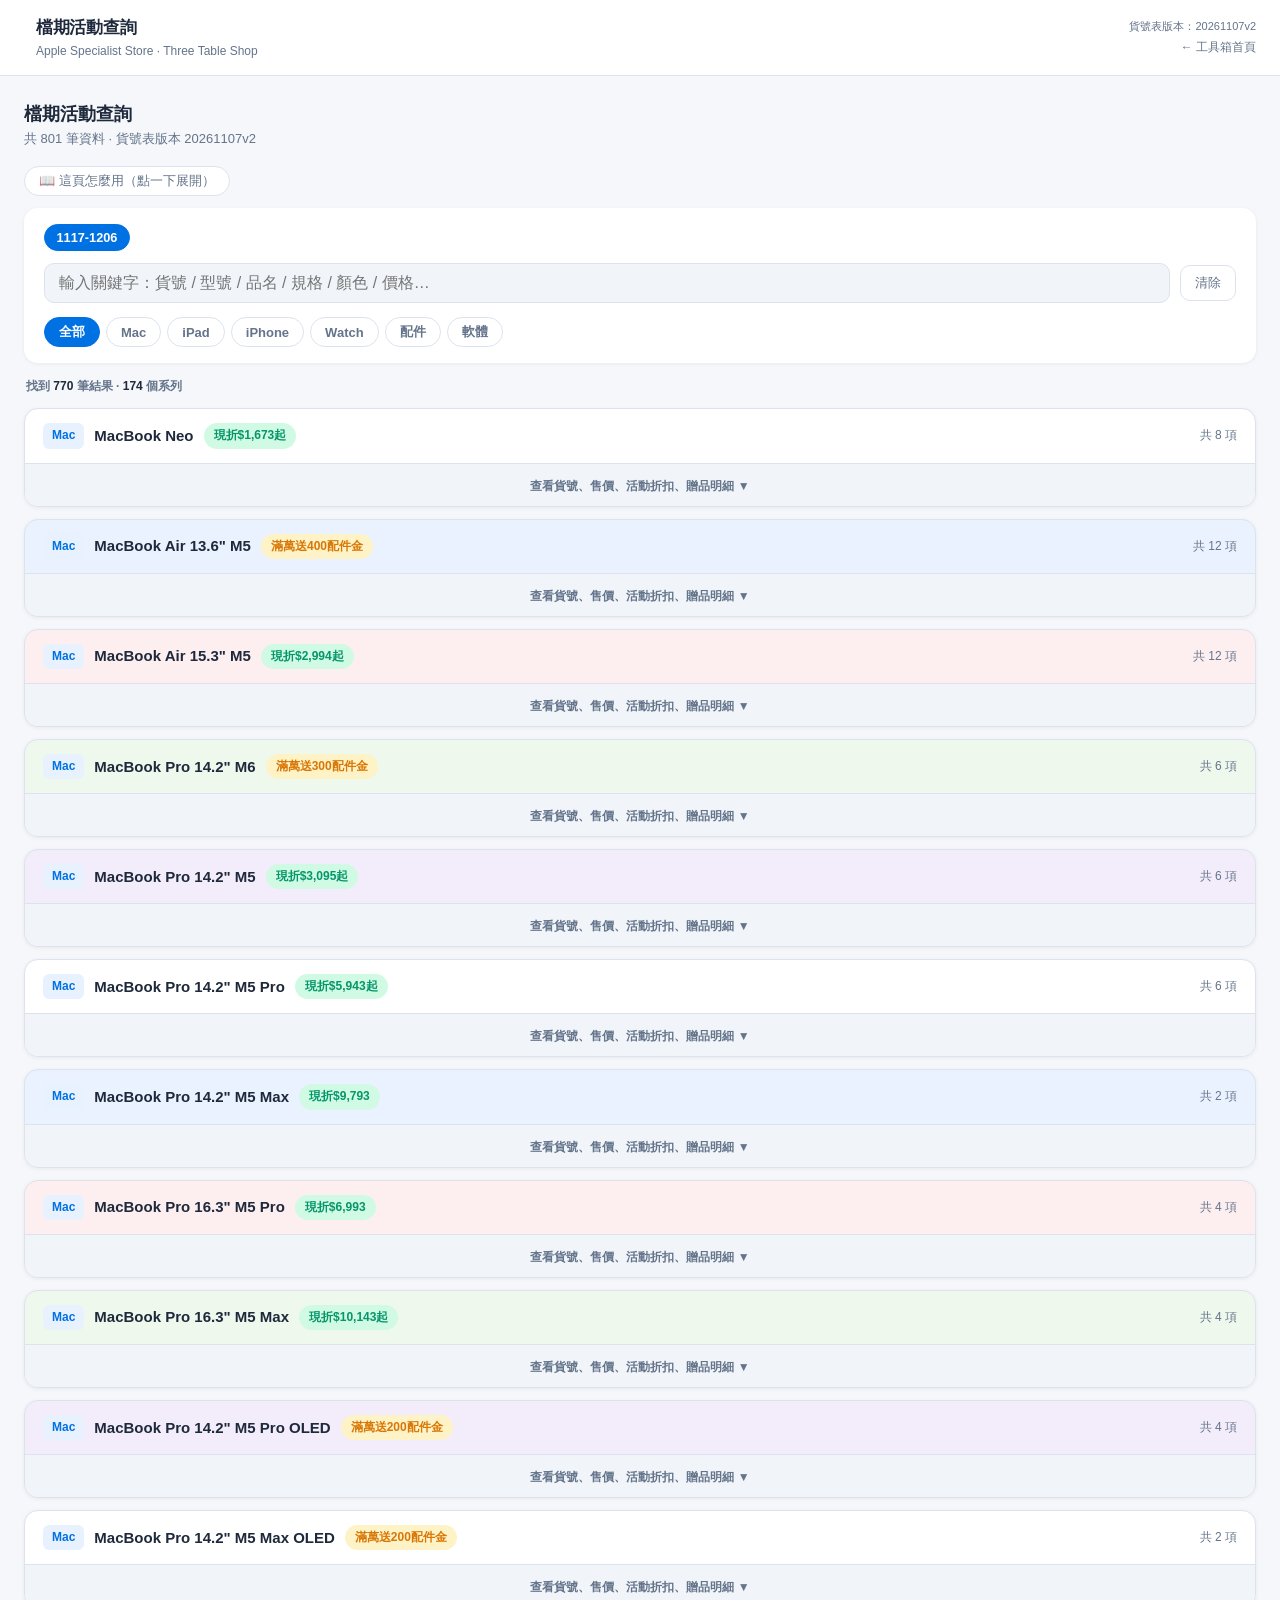
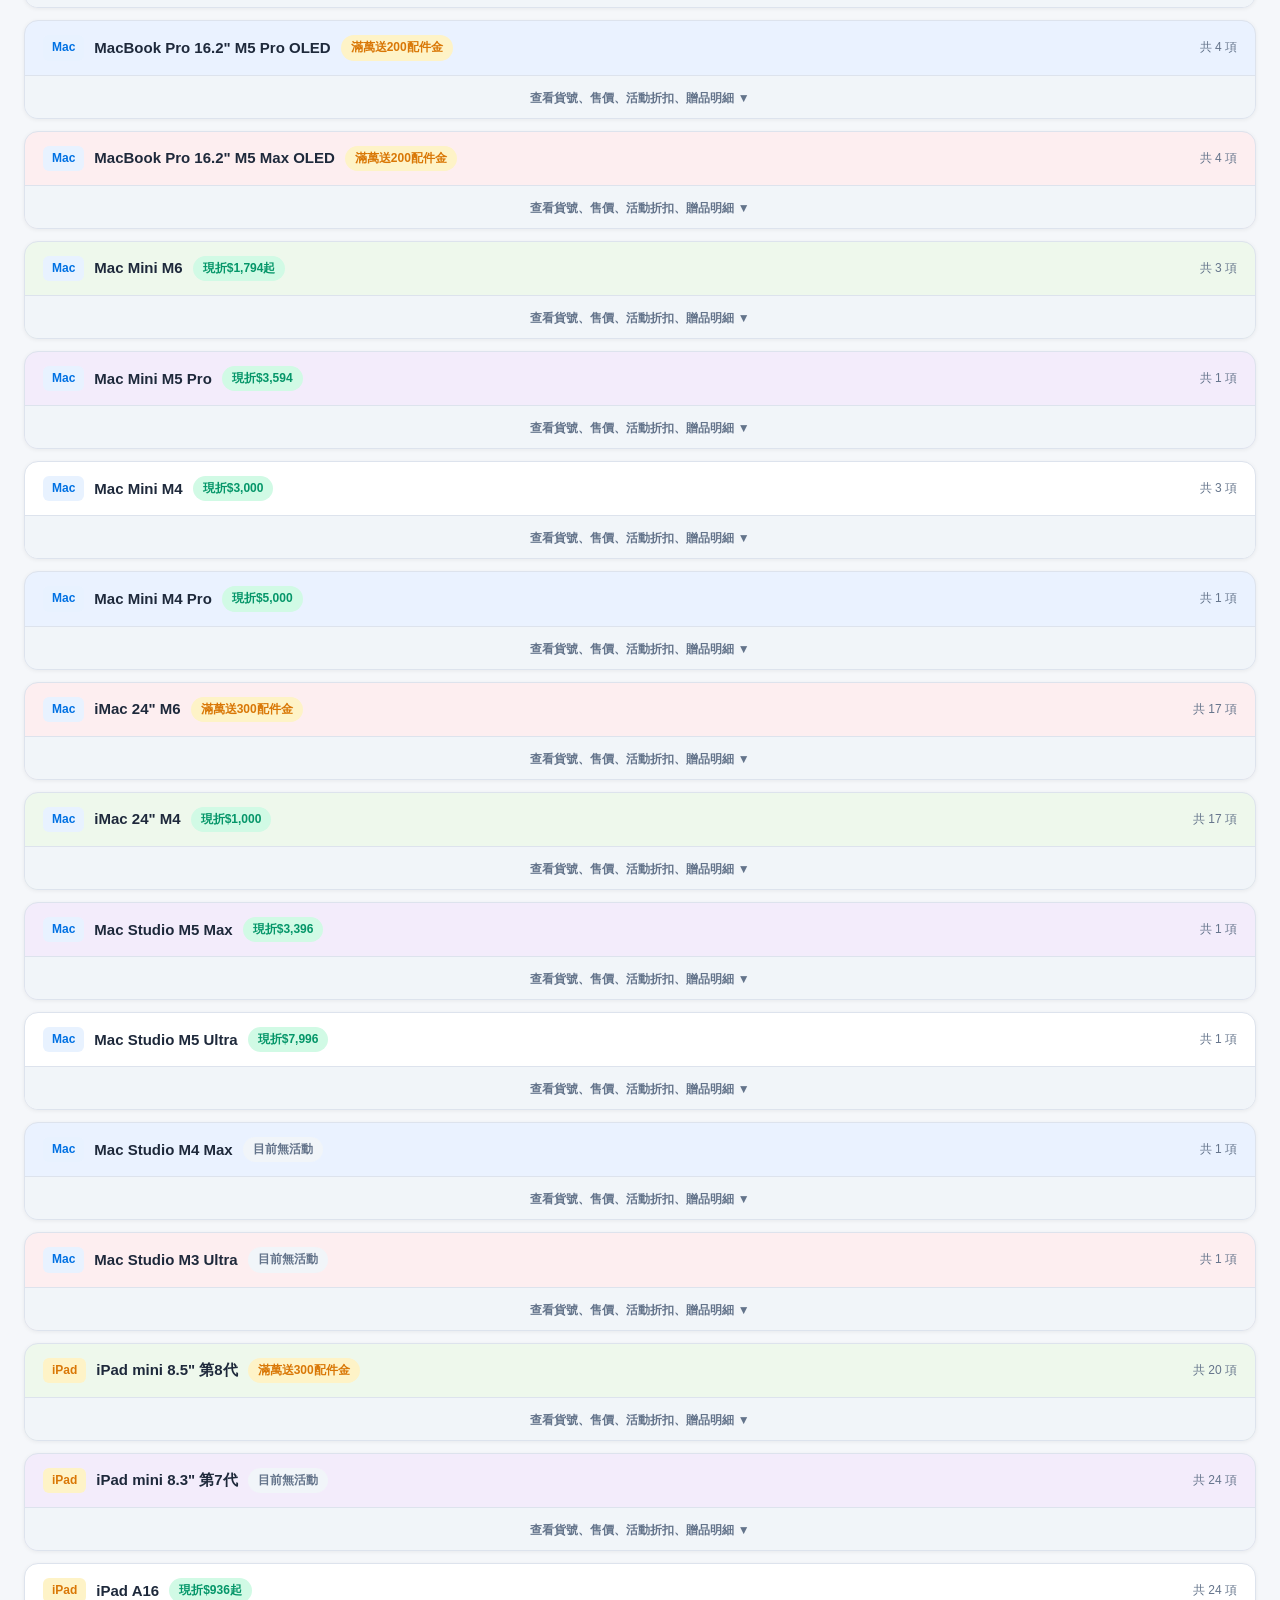
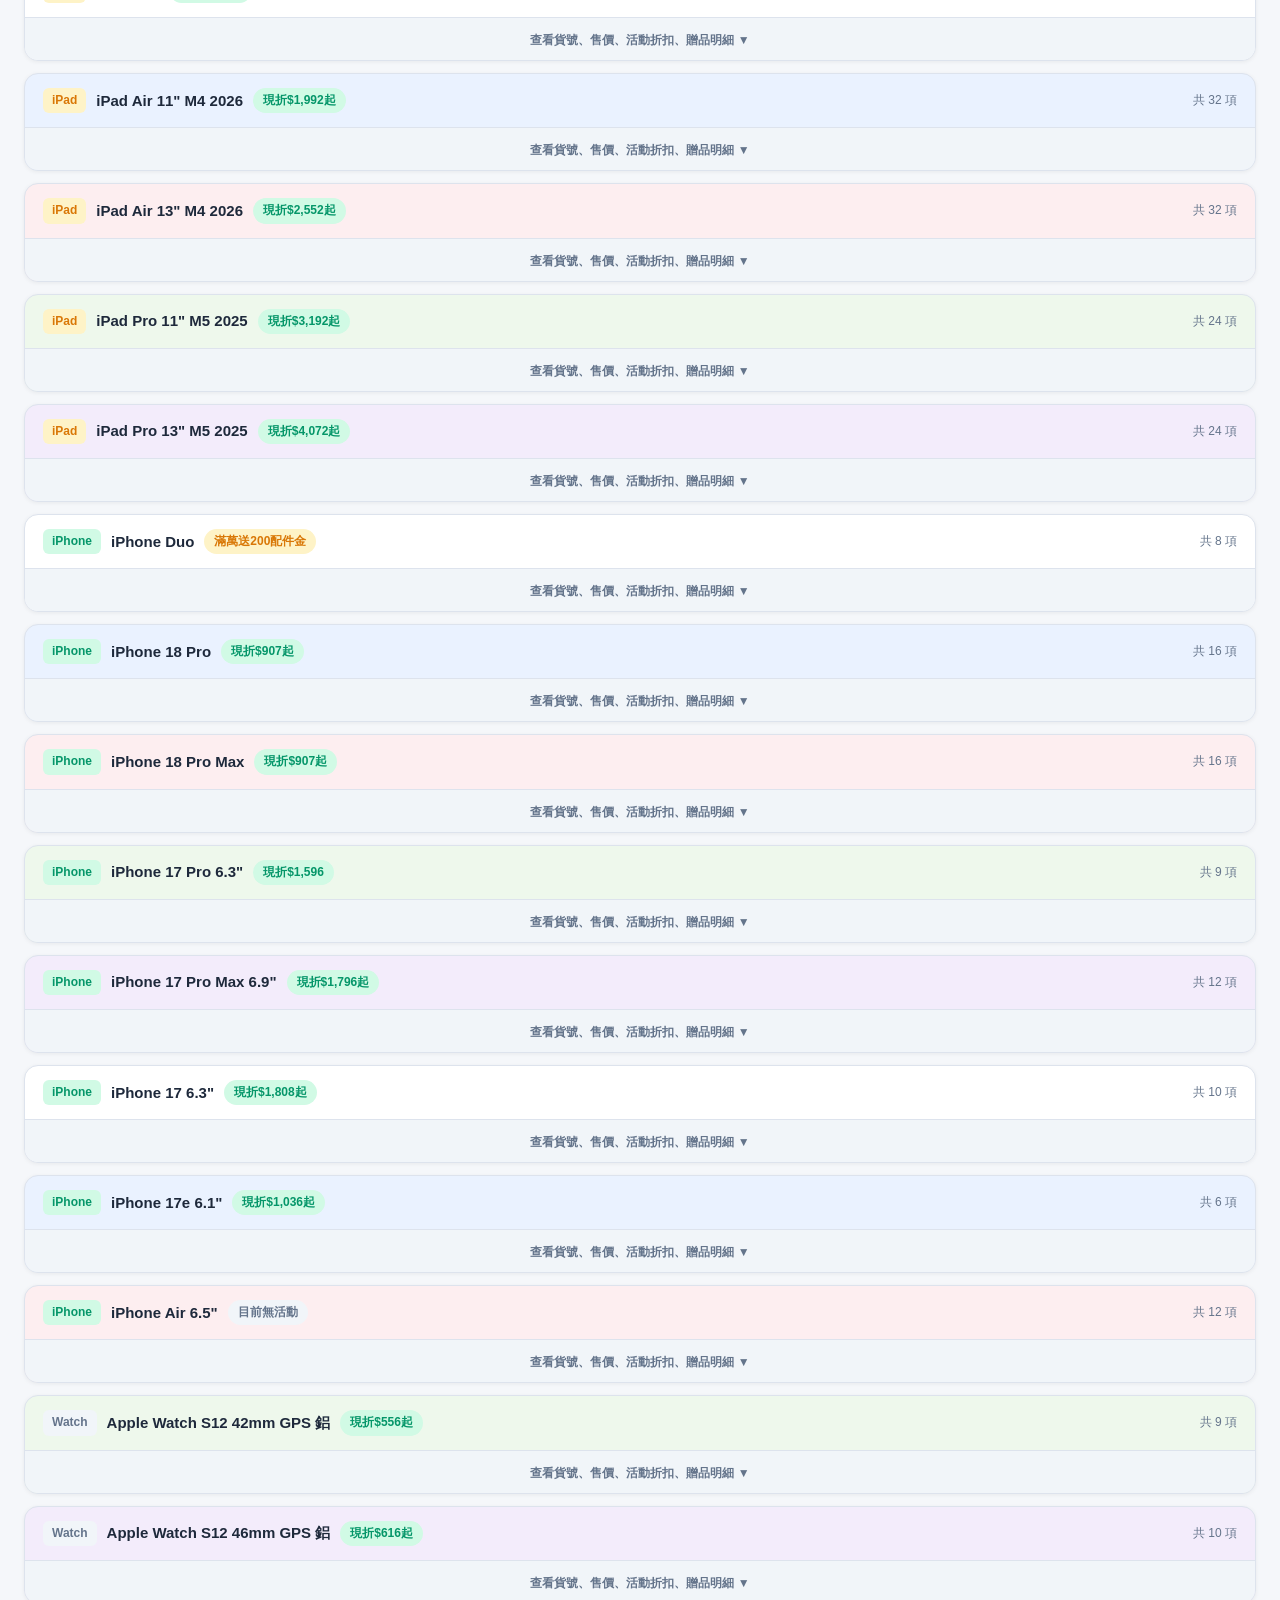
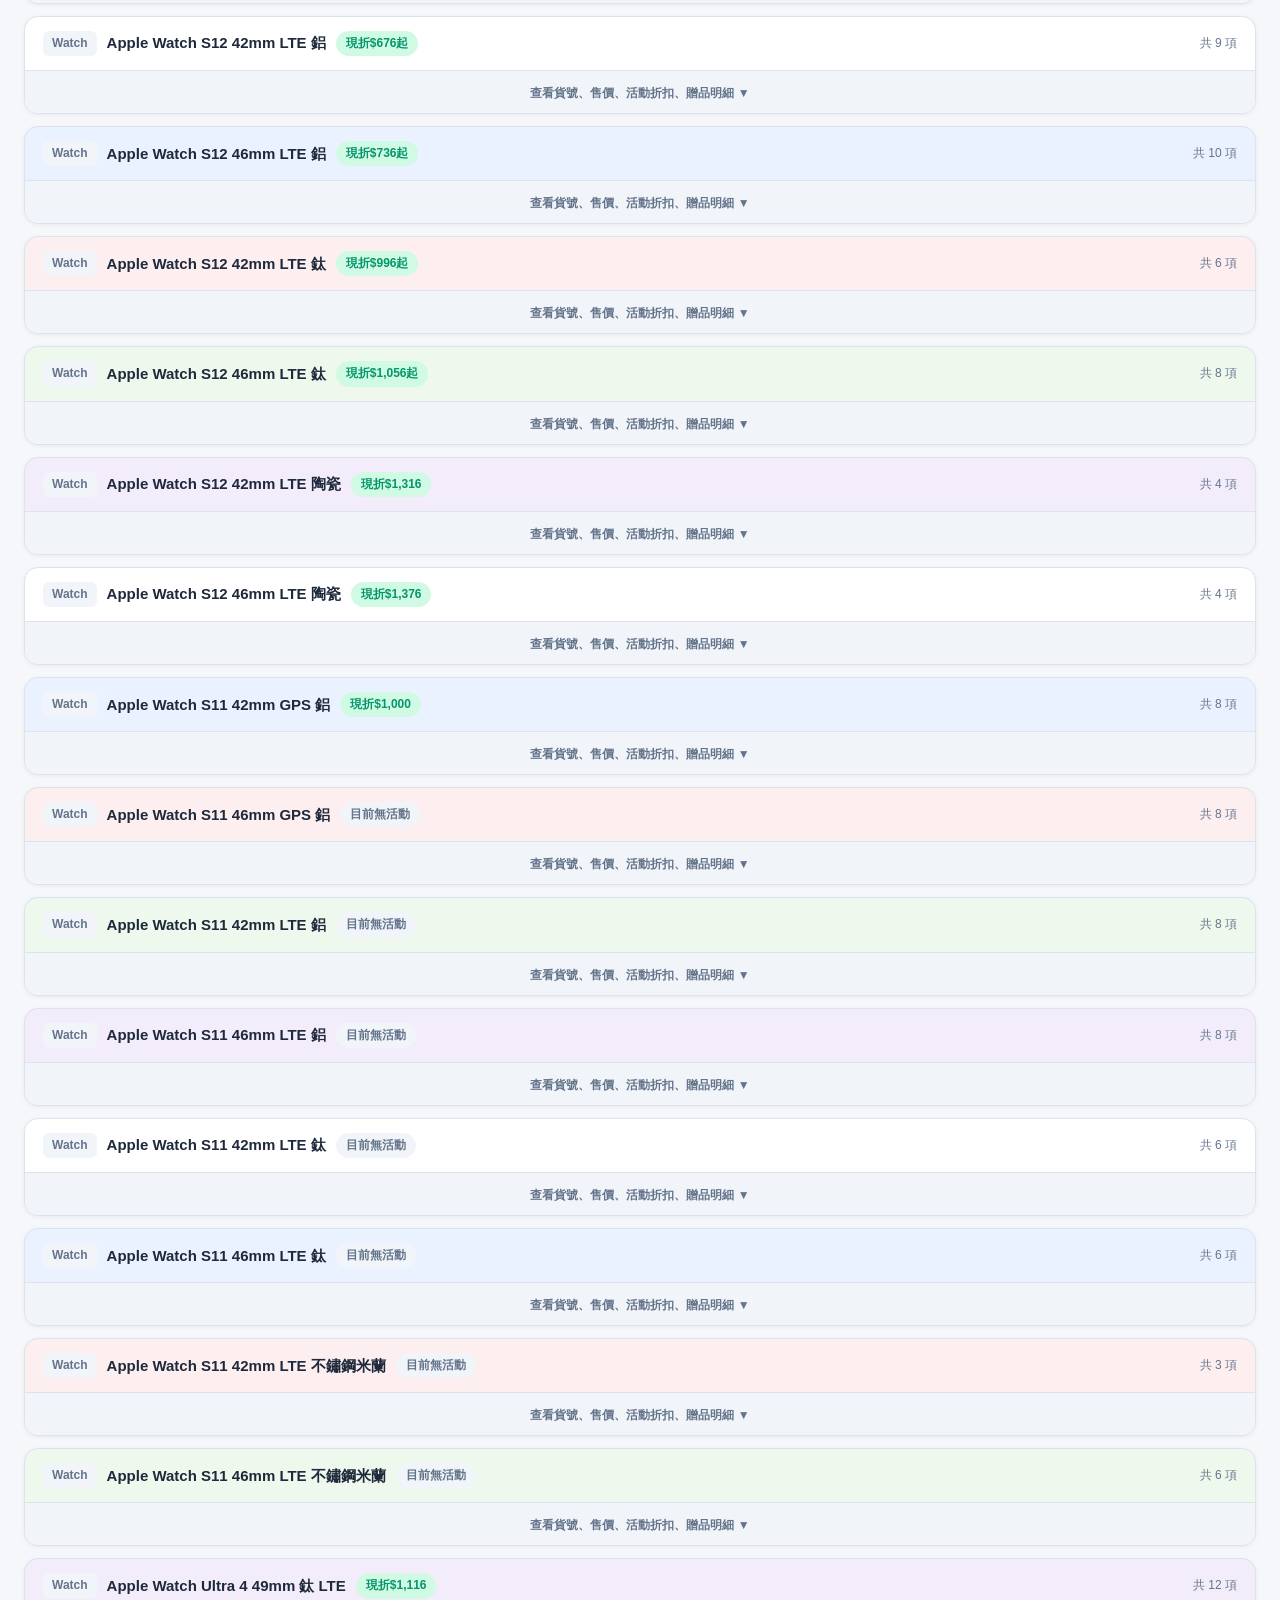
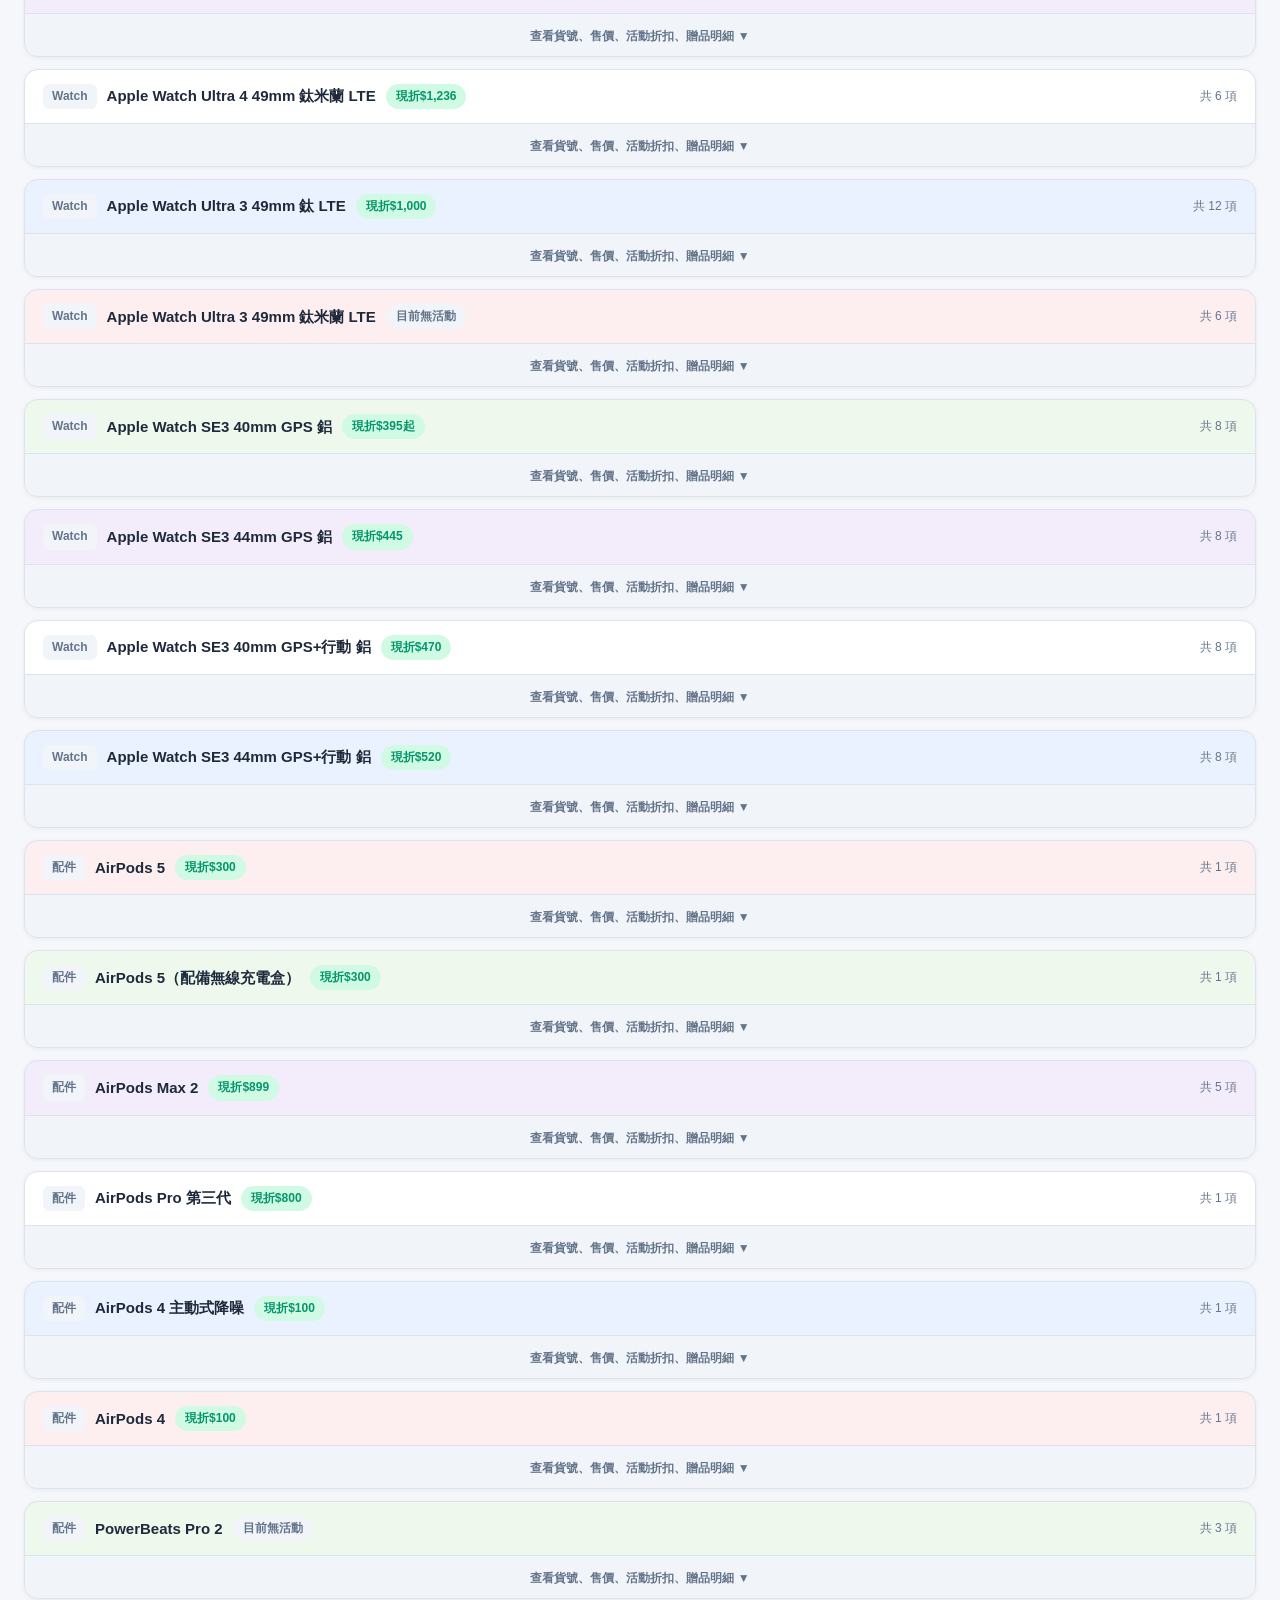
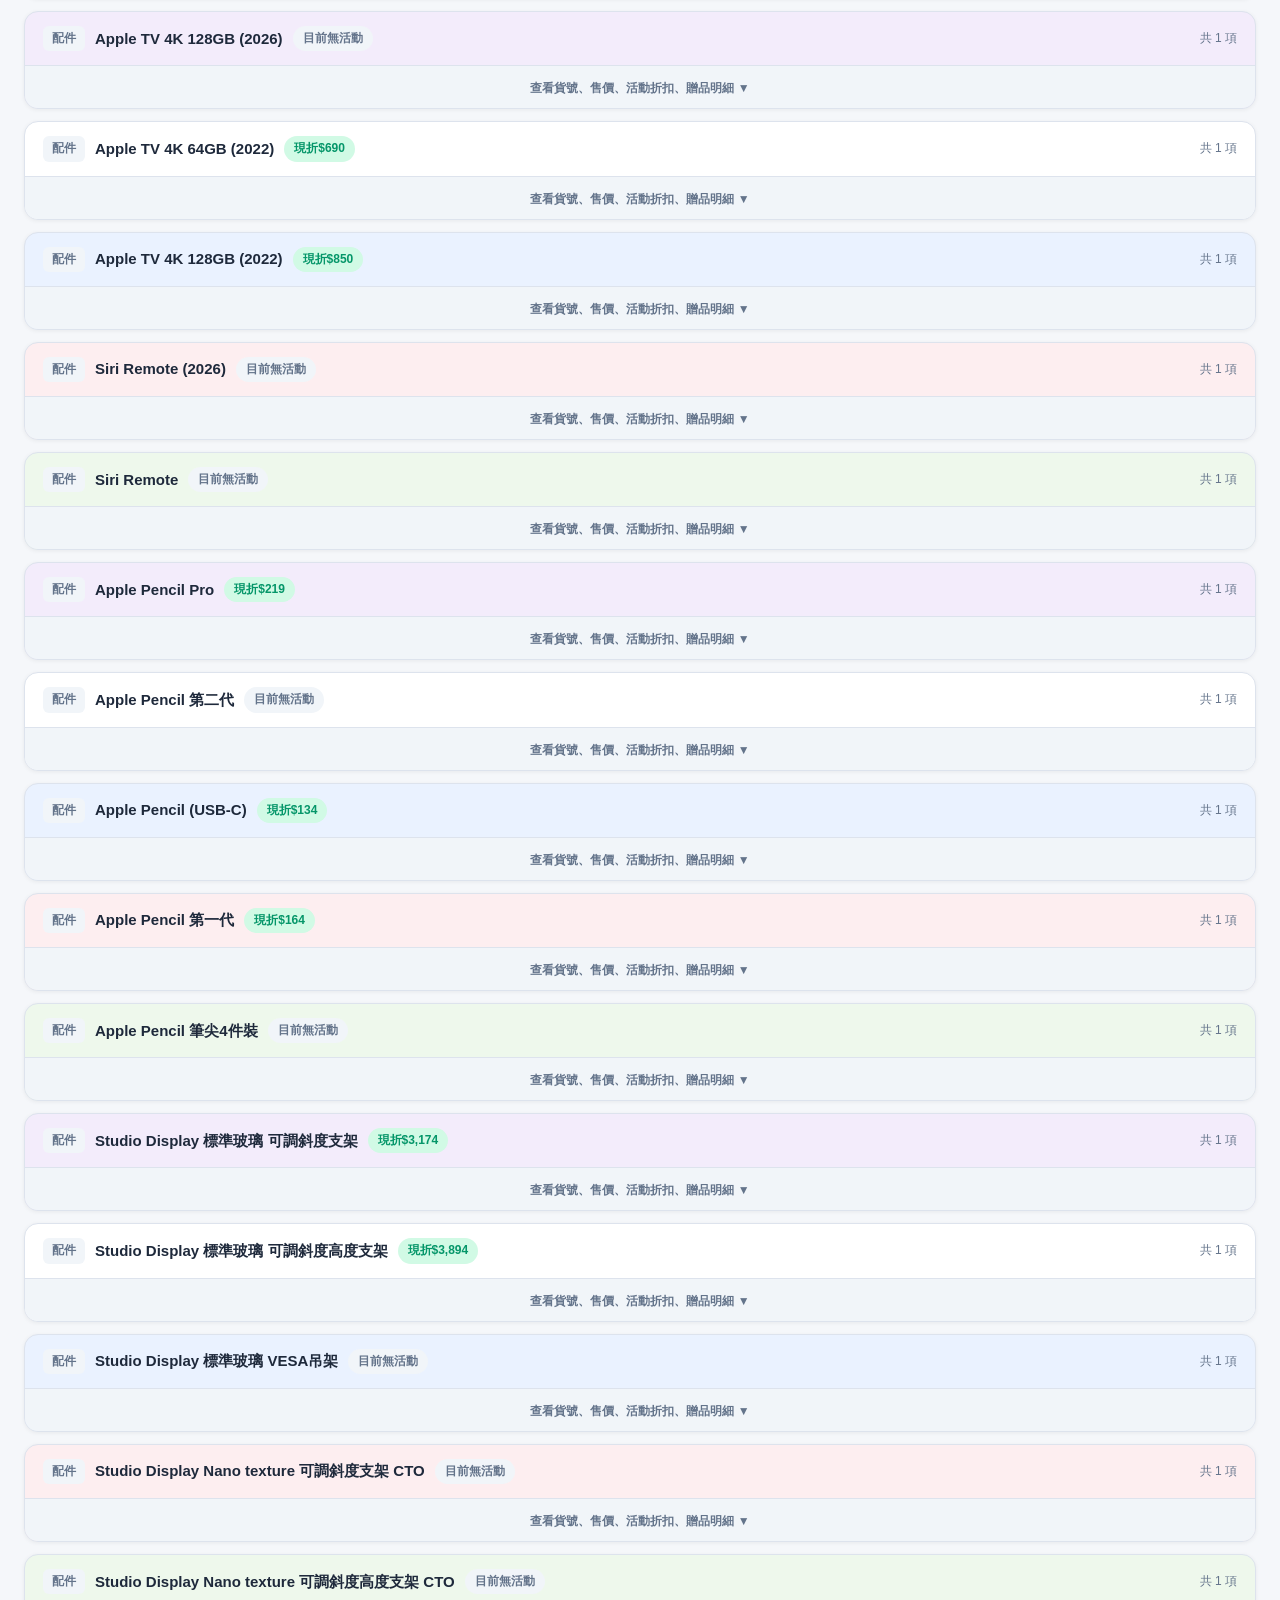
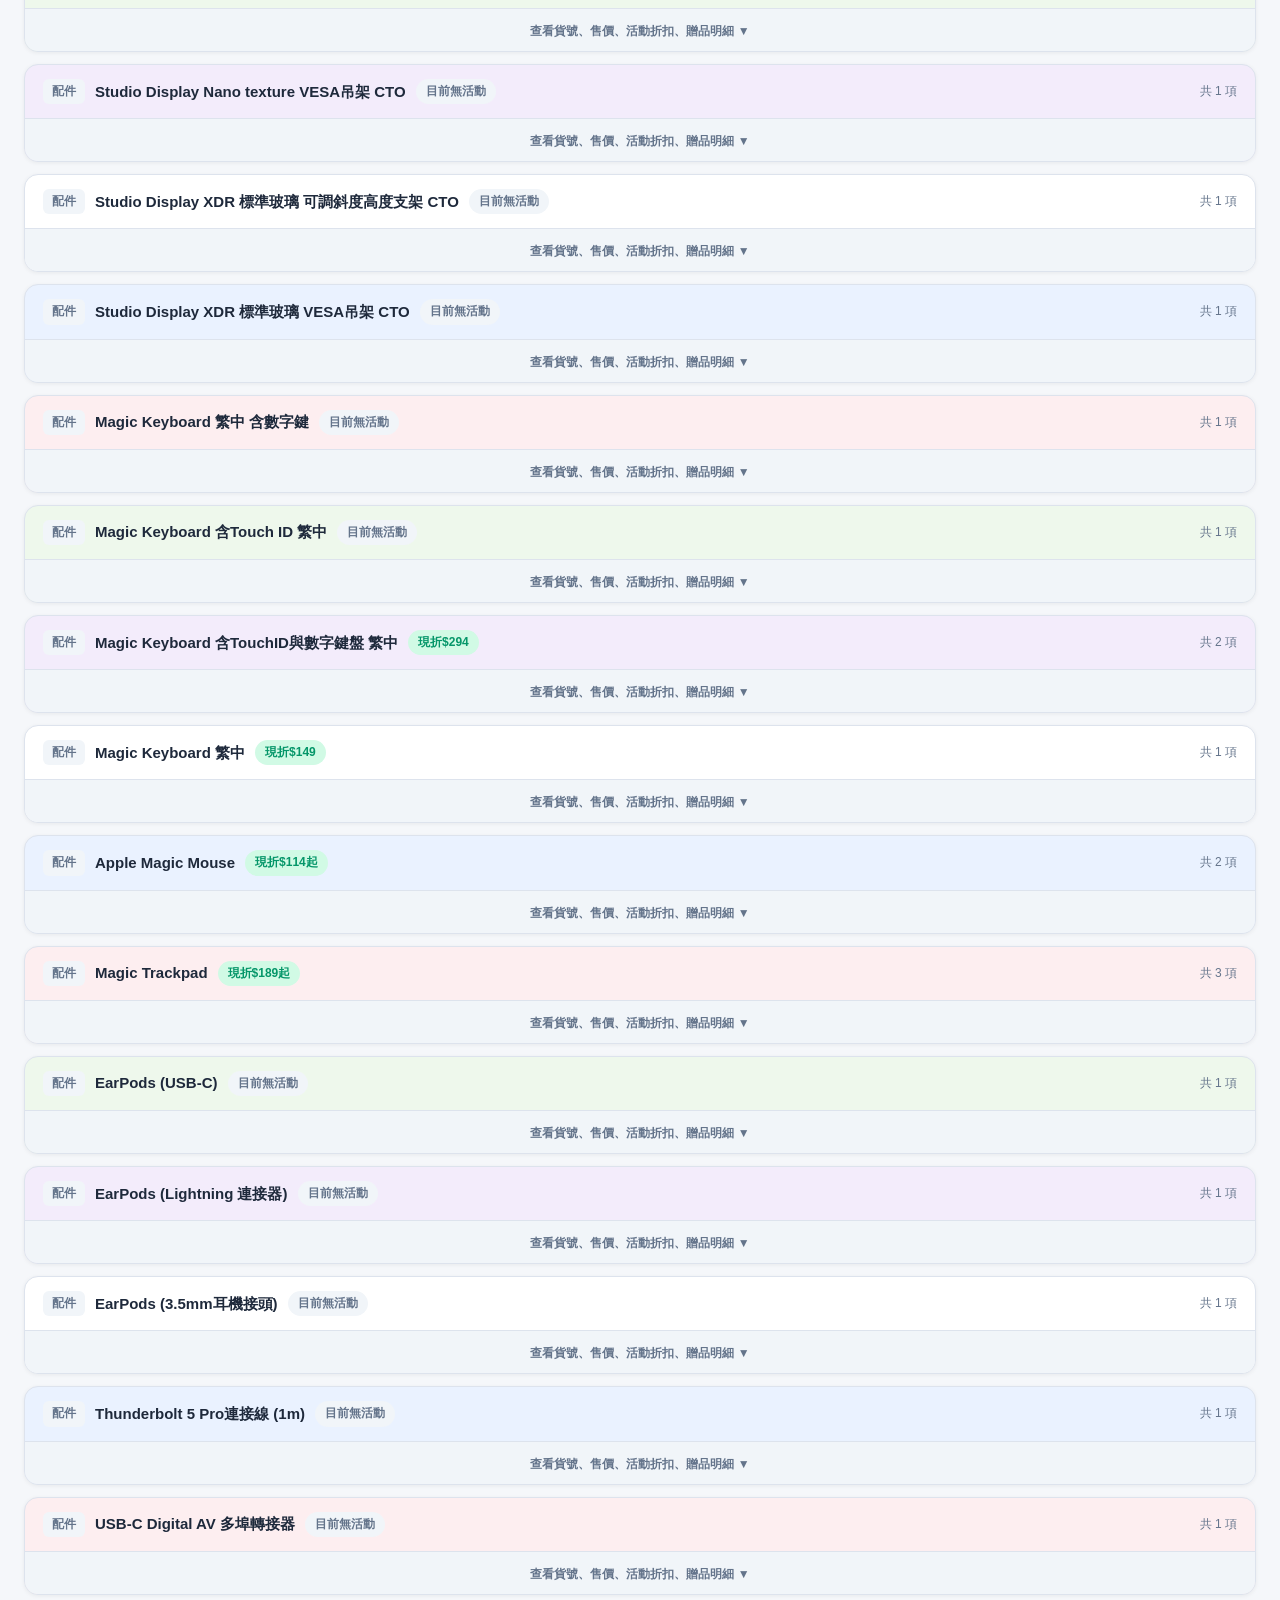
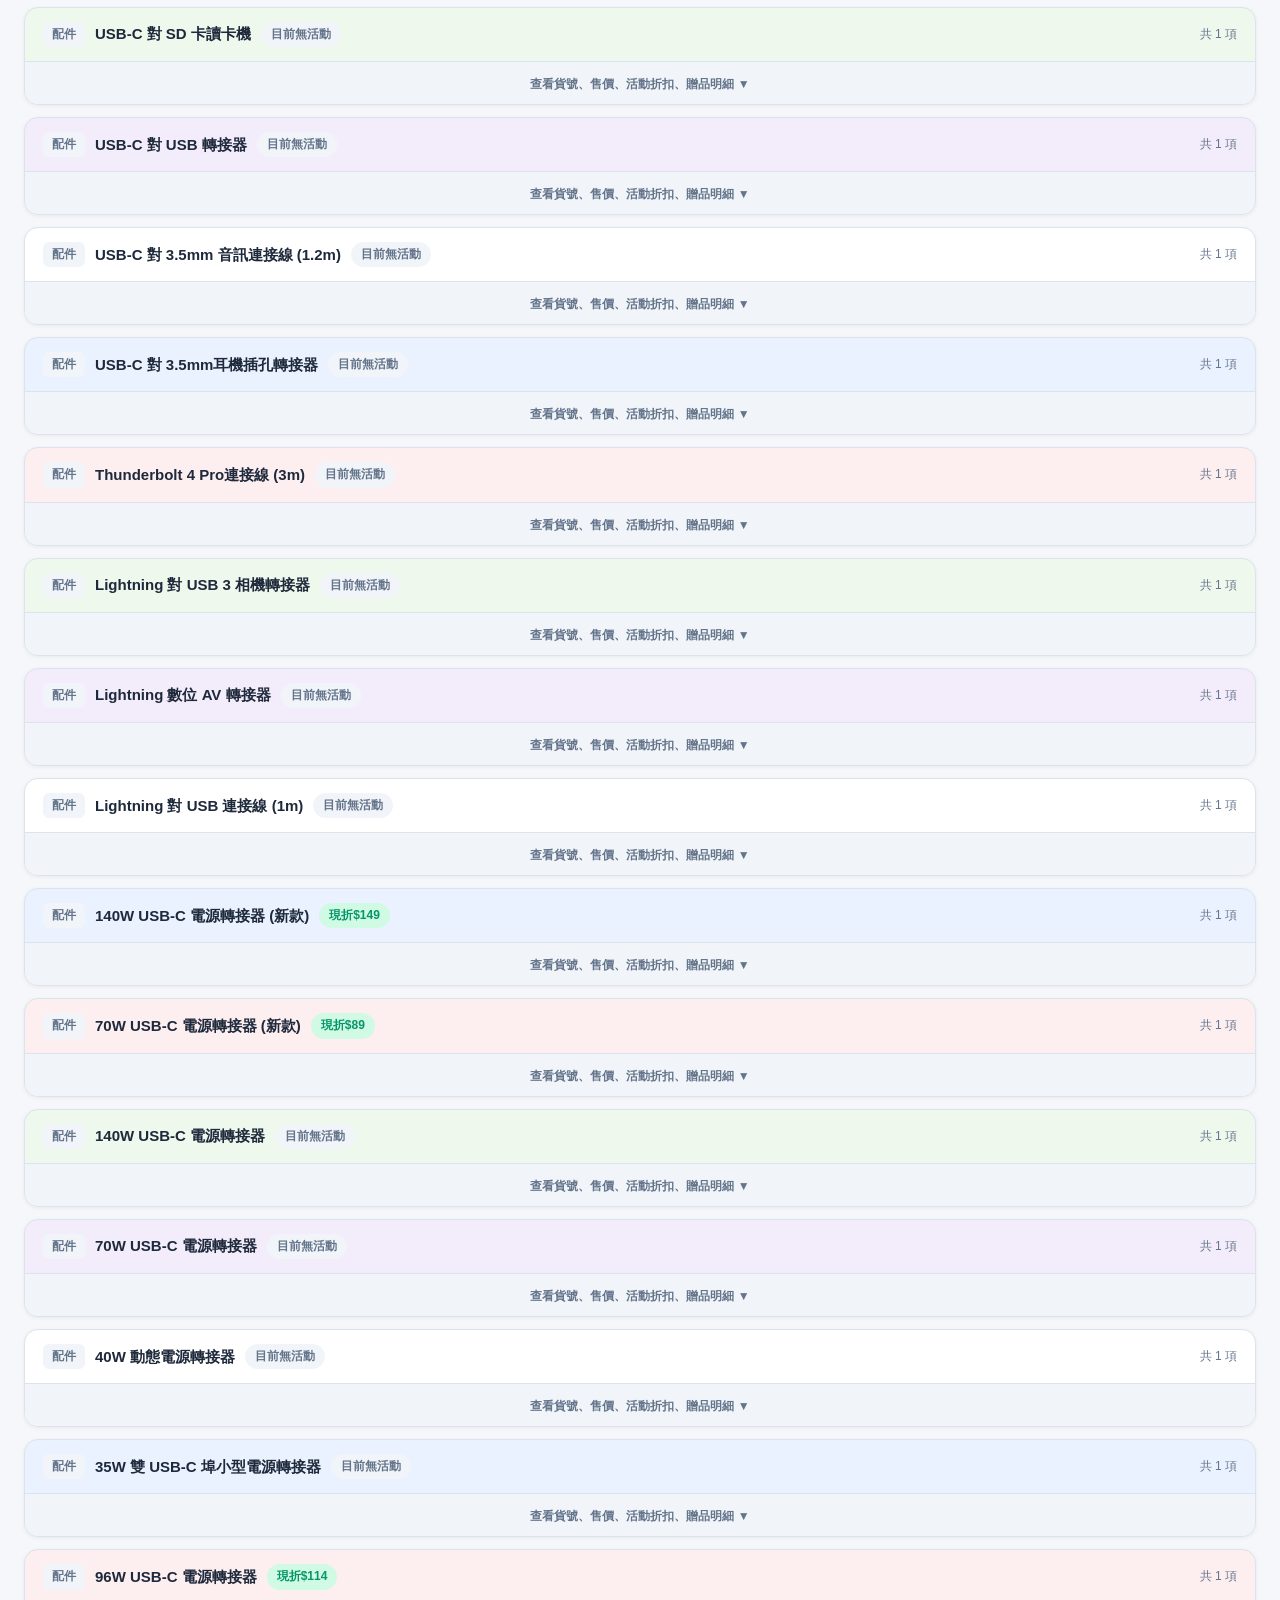
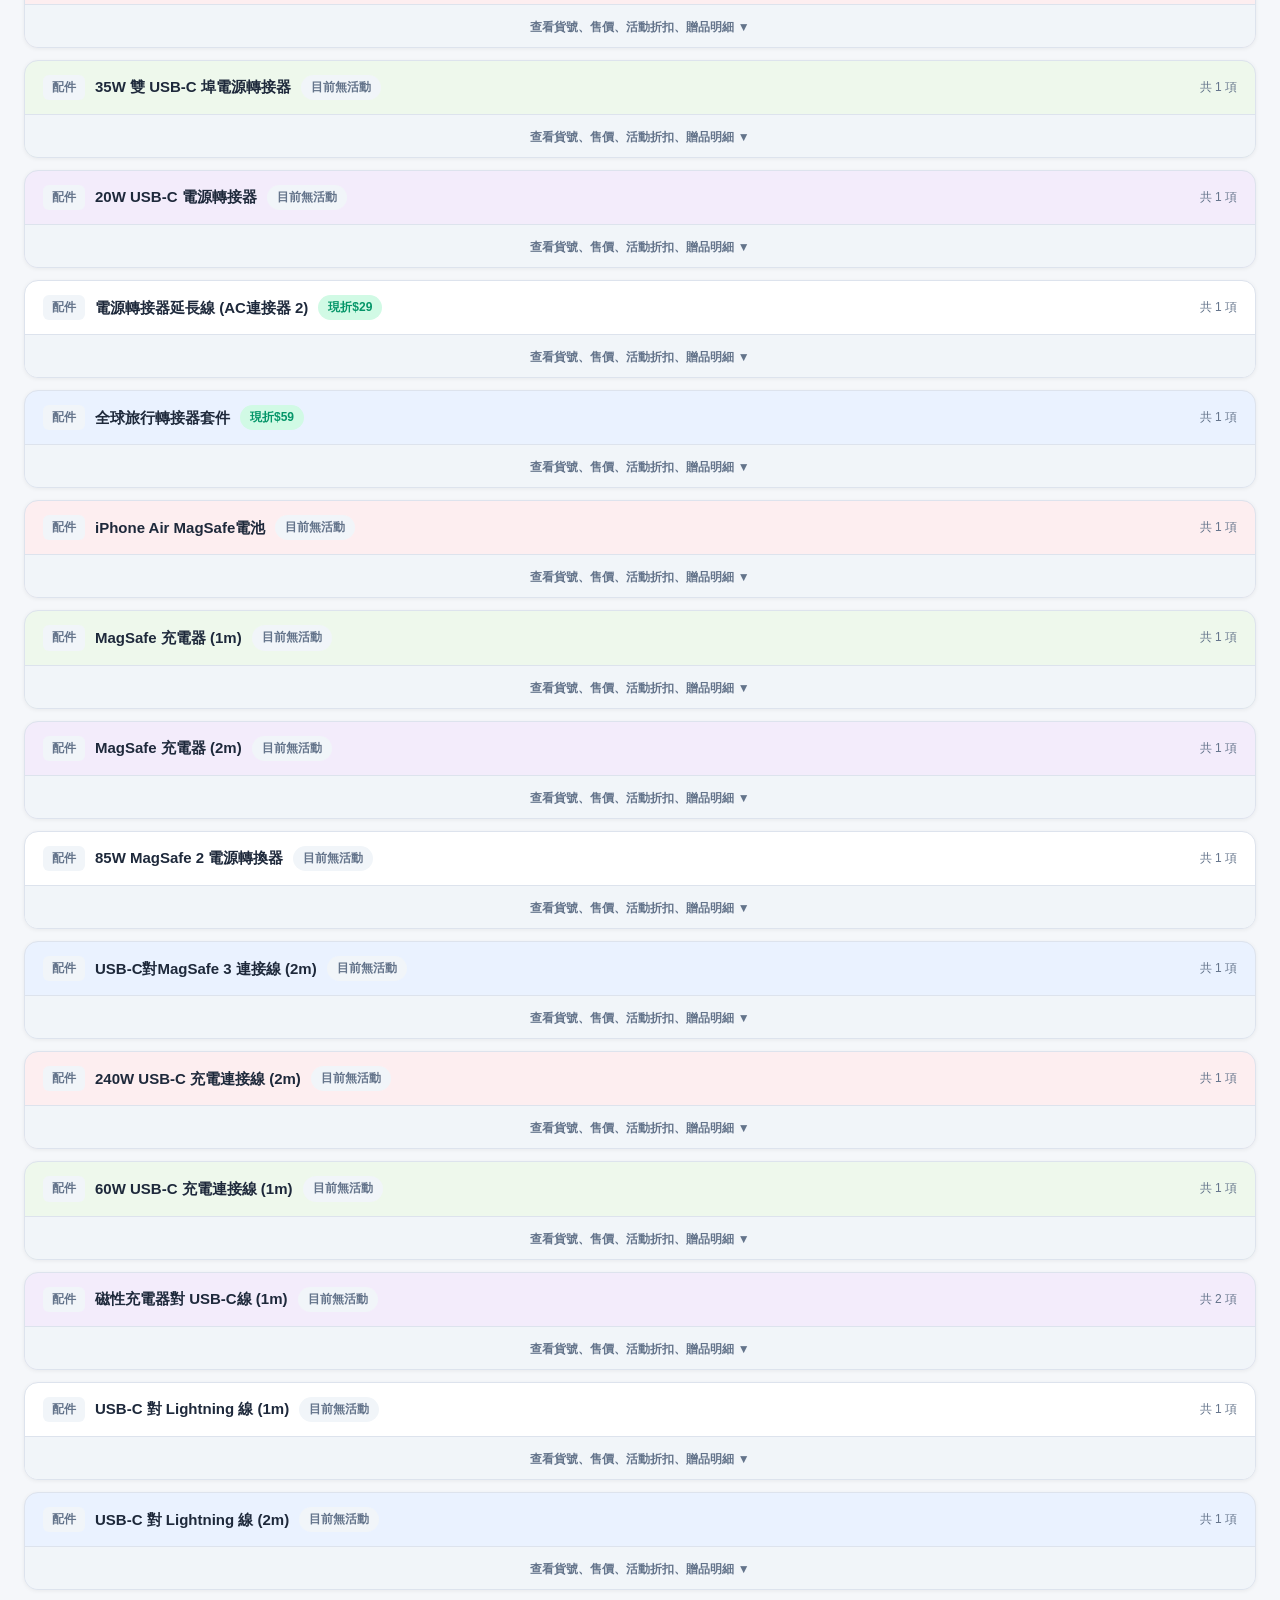
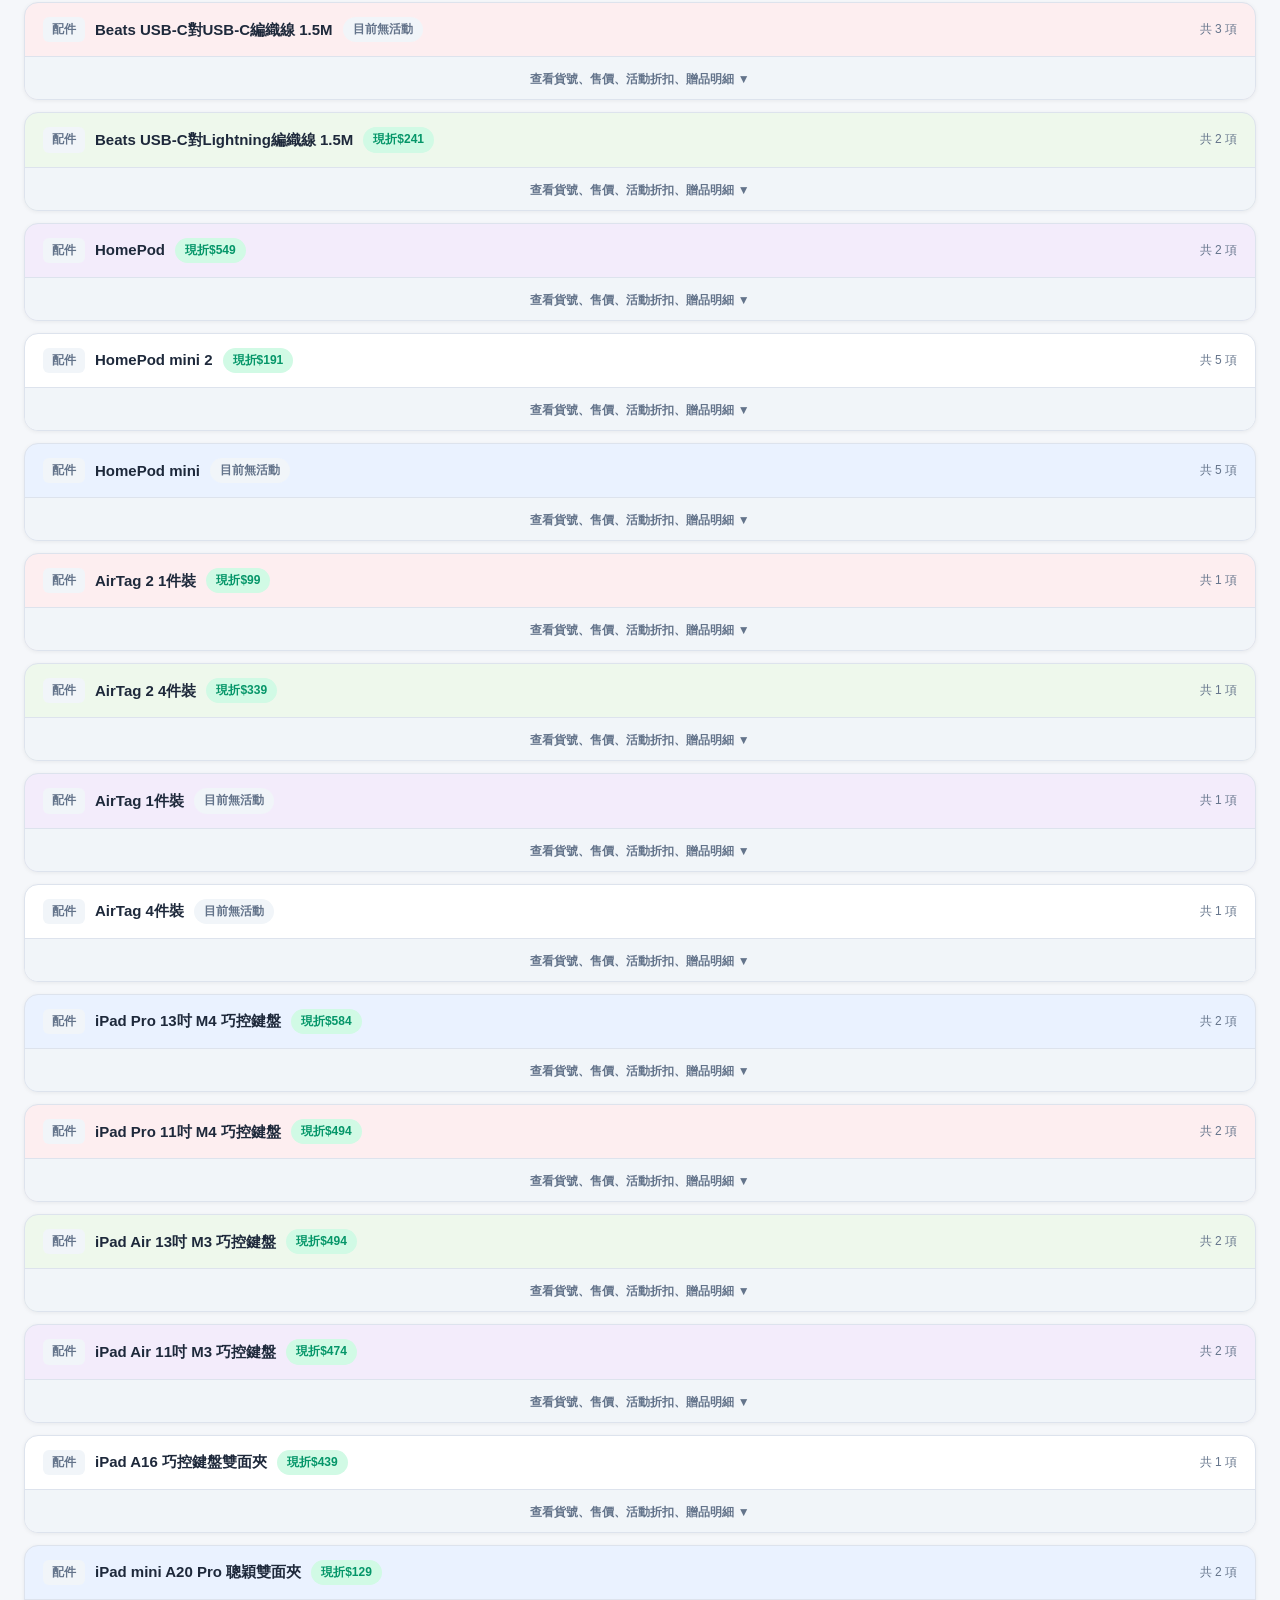
<file: search.html>
<!DOCTYPE html>
<html lang="zh-TW">
<head>
<meta charset="UTF-8">
<meta name="viewport" content="width=device-width, initial-scale=1.0">
<title>檔期活動查詢</title>
<link rel="stylesheet" href="shared/style.css">
<style>
.srs-card{background:var(--white);border-radius:14px;overflow:hidden;box-shadow:0 1px 4px rgba(0,0,0,.06);margin-bottom:12px;border:1.5px solid var(--border)}
.srs-hdr-top{display:flex;align-items:center;justify-content:space-between;gap:12px;padding:14px 18px;flex-wrap:wrap}
.srs-hdr-left{display:flex;align-items:center;gap:10px;flex-wrap:wrap}
.srs-name{font-size:15px;font-weight:800}
.srs-badge{font-size:12px;font-weight:700;padding:3px 10px;border-radius:20px;white-space:nowrap}
.srs-count{font-size:12px;color:var(--gray);white-space:nowrap}
.srs-toggle-bar{padding:9px 18px;cursor:pointer;user-select:none;text-align:center;border-top:1px solid var(--border);background:var(--light)}
.srs-toggle-bar:hover{background:#eef1f5}
.srs-toggle{font-size:12px;color:var(--gray);font-weight:600}
.srs-body{display:none}
.srs-body.open{display:block}
.spec-blk{border-top:2px solid var(--border);border-left:5px solid var(--blue);padding:12px 18px 14px 14px;background:var(--white)}
.spec-blk:nth-child(even){background:#f8fafd}
.spec-title{display:flex;align-items:center;gap:8px;flex-wrap:wrap;margin-bottom:10px}
.spec-title .spec-chip{font-size:18px;font-weight:800;color:var(--blue);background:var(--blue-bg);padding:3px 12px;border-radius:8px;letter-spacing:.3px}
.spec-title small{font-size:12px;font-weight:600;color:var(--gray)}
.spec-info{display:flex;flex-wrap:wrap;gap:6px 18px;margin-bottom:10px}
.spec-info .fld{display:flex;flex-direction:column;gap:2px;min-width:70px}
.spec-info .si-grp,.spec-info .si-sub{display:contents}
.spec-info .si-title,.spec-info .si-subtitle{display:none}
@media(max-width:768px){
  .spec-info{display:block}
  .spec-info .si-grp{display:block;padding:9px 0;border-top:1px solid var(--border)}
  .spec-info .si-grp:first-child{border-top:none;padding-top:0}
  .spec-info .si-flow,.spec-info .si-sub{display:flex;flex-wrap:wrap;gap:6px 18px}
  .spec-info .si-title{display:block;font-size:12px;font-weight:800;color:var(--blue);margin-bottom:6px}
  .spec-info .si-sub{margin-bottom:8px}
  .spec-info .si-sub:last-child{margin-bottom:0}
  .spec-info .si-subtitle{display:block;flex:0 0 100%;font-size:12px;font-weight:700;color:var(--text)}
}
.spec-info .lbl{font-size:11px;font-weight:700;color:var(--gray);letter-spacing:.3px}
.spec-info .val{font-size:15px;font-weight:700}
.spec-info .val .edu-code,.pid-table .edu-code{display:block;font-size:12px;font-weight:600;color:var(--blue);font-family:ui-monospace,monospace;margin-top:1px}
.spec-info .val.gift{font-size:13px;font-weight:500;max-width:360px}
.pid-table{border-collapse:collapse;font-size:15px;min-width:220px}
.pid-table th{font-size:11px;font-weight:700;color:var(--gray);text-align:left;padding:4px 14px 4px 0;white-space:nowrap}
.pid-table td{padding:6px 14px 6px 0;border-top:1px solid var(--light);vertical-align:top}
.pid-table td.pid{font-family:ui-monospace,monospace;font-weight:700;color:var(--blue);font-size:16px;white-space:nowrap}
.pid-wrap{overflow-x:auto}
.howto-bar{display:flex;justify-content:flex-start;margin-bottom:12px}
.howto-btn{border:1.5px solid var(--border);background:var(--white);color:var(--gray);border-radius:20px;padding:5px 14px;font-size:13px;cursor:pointer;font-family:inherit}
.howto-btn:hover{border-color:var(--blue);color:var(--blue)}
.howto{display:none;background:var(--white);border:1.5px solid var(--border);border-radius:14px;margin-bottom:12px;font-size:14px;line-height:1.7}
.howto.open{display:block}
.howto-body{padding:6px 18px 14px}
.howto-body h4{font-size:13px;color:var(--blue);margin:12px 0 4px}
.howto-body ul{padding-left:20px}
.howto-body li{margin:2px 0}
.pid-table td.pid.noarr{color:var(--gray)}
.pid-table a.pid-arr{color:var(--green);text-decoration:underline;text-underline-offset:3px}
.pid-table a.pid-arr:hover{background:var(--green-bg)}
.arr-tag{font-size:12px;font-weight:700;color:var(--green);background:var(--green-bg);padding:2px 10px;border-radius:12px;white-space:nowrap}
</style>
</head>
<body>

<div class="hdr">
  <div class="hdr-left">
    <span class="hdr-logo"></span>
    <div>
      <div class="hdr-title">檔期活動查詢</div>
      <div class="hdr-sub">Apple Specialist Store · Three Table Shop</div>
    </div>
  </div>
  <div class="hdr-right">
    <div class="hdr-updated" id="products-updated"></div>
    <a href="index.html" class="hdr-date" style="text-decoration:none">← 工具箱首頁</a>
  </div>
</div>

<div class="main" id="mc"></div>

<script src="shared/products.js?v=20261107v2"></script>
<script src="shared/arrivals-data.js?v=20261117v1"></script>
<script>
document.getElementById('products-updated').textContent = '貨號表版本：' + (typeof PRODUCTS_VERSION !== 'undefined' ? PRODUCTS_VERSION : '—');
let searchQuery = '';
let searchCat = 'all';
let searchSeries = 'all';
let searchSub = 'all';
let searchCap = 'all';
// 搜尋條件記在網址（?q=&cat=&series=&sub=&cap=&p=），重新整理或從別頁返回時還原
(function(){
  const q = new URLSearchParams(location.search);
  searchQuery = q.get('q') || '';
  searchCat = q.get('cat') || 'all';
  searchSeries = q.get('series') || 'all';
  searchSub = q.get('sub') || 'all';
  searchCap = q.get('cap') || 'all';
})();
function syncUrl(){
  const q = new URLSearchParams();
  if(searchQuery) q.set('q', searchQuery);
  if(searchCat !== 'all') q.set('cat', searchCat);
  if(searchSeries !== 'all') q.set('series', searchSeries);
  if(searchSub !== 'all') q.set('sub', searchSub);
  if(searchCap !== 'all') q.set('cap', searchCap);
  if(searchPeriod !== ACTIVITY_PERIOD_ORDER[0]) q.set('p', searchPeriod);
  const qs = q.toString();
  try{ history.replaceState(null, '', location.pathname + (qs ? '?' + qs : '')); }catch(e){}
}
// 輸入關鍵字時稍等 0.25 秒再重畫，避免每打一個字就整頁重算
let searchTimer;
function onSearchInput(v){
  searchQuery = v;
  clearTimeout(searchTimer);
  searchTimer = setTimeout(updateSearchResults, 250);
}
// 檔期標籤（如 1001-1018）是否已過期：回傳 'ended'／'last'（今天最後一天）／null
function periodStatus(label){
  const m = /^(\d{2})(\d{2})-(\d{2})(\d{2})$/.exec(label || '');
  if(!m) return null;
  const now = new Date(); now.setHours(0,0,0,0);
  const mk = (y,mo,d) => new Date(y, +mo-1, +d);
  let y = now.getFullYear(), start = mk(y,m[1],m[2]);
  if(start > now){ y--; start = mk(y,m[1],m[2]); }
  let end = mk(y,m[3],m[4]);
  if(end < start) end = mk(y+1,m[3],m[4]);
  if(now > end) return 'ended';
  if(+now === +end) return 'last';
  return null;
}
// 容量＝規格裡最後一個 GB/TB（Mac 的 16GB 記憶體不算；Watch／配件沒有容量就不顯示容量列）
function getCap(p){ const m = p.spec.match(/(\d+(?:GB|TB))(?!.*\d+(?:GB|TB))/); return m ? m[1] : null; }
function capSortKey(c){ const n = parseInt(c,10); return c.endsWith('TB') ? n*1024 : n; }
// 預設展開規則：選了類別（或在搜尋）就全部展開；「全部」類別且沒搜尋時預設折疊
// searchToggled 只記使用者在目前畫面手動切換過的系列；換類別／系列／機型／容量時清空
const searchToggled = new Set();

const SERIES_ORDER = {
  'Mac': ['MacBook Neo','MacBook Air','MacBook Pro','MacBook Pro OLED','Mac mini','iMac','Mac Studio'],
  'iPad': ['iPad mini','iPad A16','iPad Air','iPad Pro'],
  'iPhone': ['iPhone Duo','iPhone 18 Pro','iPhone 18 Pro Max','iPhone 17 Pro','iPhone 17 Pro Max','iPhone 17','iPhone 17e','iPhone Air'],
  'Watch': ['Apple Watch S12','Apple Watch S11','Apple Watch Ultra 4','Apple Watch Ultra 3','Apple Watch SE3'],
};
// 檔期活動查詢頁不顯示的系列（資料仍保留在 products.js，其他頁面照常使用）
const HIDDEN_SERIES = new Set(['iPhone 16e','iPhone 16']);
function getSeries(cat, name){
  if(cat==='Mac'){
    if(name.startsWith('MacBook Air')) return 'MacBook Air';
    if(name.startsWith('MacBook Pro') && name.includes('OLED')) return 'MacBook Pro OLED';
    if(name.startsWith('MacBook Pro')) return 'MacBook Pro';
    if(name.startsWith('MacBook Neo')) return 'MacBook Neo';
    if(name.startsWith('Mac Mini')) return 'Mac mini';
    if(name.startsWith('Mac Studio')) return 'Mac Studio';
    if(name.startsWith('iMac')) return 'iMac';
  }
  if(cat==='iPad'){
    if(name.startsWith('iPad mini')) return 'iPad mini';
    if(name.startsWith('iPad A16')) return 'iPad A16';
    if(name.startsWith('iPad Pro')) return 'iPad Pro';
    if(name.startsWith('iPad Air')) return 'iPad Air';
  }
  if(cat==='iPhone'){
    if(name.startsWith('iPhone 17e')) return 'iPhone 17e';
    if(name.startsWith('iPhone 17 Pro Max')) return 'iPhone 17 Pro Max';
    if(name.startsWith('iPhone 17 Pro')) return 'iPhone 17 Pro';
    if(name.startsWith('iPhone 17')) return 'iPhone 17';
    if(name.startsWith('iPhone Air')) return 'iPhone Air';
    if(name.startsWith('iPhone 16e')) return 'iPhone 16e';
    if(name.startsWith('iPhone 16')) return 'iPhone 16';
    if(name.startsWith('iPhone 18 Pro Max')) return 'iPhone 18 Pro Max';
    if(name.startsWith('iPhone 18 Pro')) return 'iPhone 18 Pro';
    if(name.startsWith('iPhone Duo')) return 'iPhone Duo';
  }
  if(cat==='Watch'){
    if(name.includes('SE3')) return 'Apple Watch SE3';
    if(name.includes('Ultra 4')) return 'Apple Watch Ultra 4';
    if(name.includes('Ultra 3')) return 'Apple Watch Ultra 3';
    if(name.includes('S12')) return 'Apple Watch S12';
    if(name.includes('S11')) return 'Apple Watch S11';
  }
  if(cat==='配件') return ACCESSORY_GROUP[name]||'其他';
  if(cat==='軟體') return getSoftwareGroup(name);
  return null;
}
// 檔期活動查詢頁不顯示的配件分類（資料仍保留在 products.js）
const HIDDEN_ACC_GROUP = new Set(['iPhone 17 Pro 系列殼(已隱藏)']);
const SOFTWARE_GROUP_ORDER = ['Office 2024','Office 365','Windows 11','Parallels'];
function getSoftwareGroup(name){
  if(name.startsWith('Office 2024')) return 'Office 2024';
  if(name.startsWith('Office 365')) return 'Office 365';
  if(name.startsWith('Windows 11')) return 'Windows 11';
  if(name.startsWith('Parallels')) return 'Parallels';
  return '其他';
}

const ACCESSORY_GROUP_ORDER = ['AirPods/耳機','Apple TV/週邊','Apple Pencil','Studio Display','滑鼠鍵盤','耳機轉接/連接線','充電器/電源','HomePod','AirTag','iPad鍵盤/保護','iPhone Duo 殼/夾', 'iPhone 18 系列殼', 'iPhone 17/17e/Air 殼', '卡套/掛繩'];
// 配件、軟體也走「類別 → 分類 → 品名」三層選單：分類沿用系列列（series-row）
SERIES_ORDER['配件'] = ACCESSORY_GROUP_ORDER;
SERIES_ORDER['軟體'] = SOFTWARE_GROUP_ORDER;
if(searchCat==='配件' && searchSeries==='all' && ACCESSORY_GROUP_ORDER.includes(searchSub)){ searchSeries = searchSub; searchSub = 'all'; } // 舊網址 sub=分類 → 改成 series
const ACCESSORY_GROUP = {
  'Apple Magic Mouse':'滑鼠鍵盤','Magic Trackpad':'滑鼠鍵盤','Magic Keyboard 繁中':'滑鼠鍵盤','Magic Keyboard 繁中 含數字鍵':'滑鼠鍵盤','Magic Keyboard 含TouchID與數字鍵盤 繁中':'滑鼠鍵盤','Magic Keyboard 含Touch ID 繁中':'滑鼠鍵盤',
  'Studio Display 標準玻璃 可調斜度支架':'Studio Display','Studio Display 標準玻璃 可調斜度高度支架':'Studio Display','Studio Display 標準玻璃 VESA吊架':'Studio Display','Studio Display Nano texture 可調斜度支架 CTO':'Studio Display','Studio Display Nano texture 可調斜度高度支架 CTO':'Studio Display','Studio Display Nano texture VESA吊架 CTO':'Studio Display','Studio Display XDR 標準玻璃 可調斜度高度支架 CTO':'Studio Display','Studio Display XDR 標準玻璃 VESA吊架 CTO':'Studio Display',
  'EarPods (3.5mm耳機接頭)':'耳機轉接/連接線','EarPods (Lightning 連接器)':'耳機轉接/連接線','EarPods (USB-C)':'耳機轉接/連接線','Lightning 對 USB 連接線 (1m)':'耳機轉接/連接線','Lightning 數位 AV 轉接器':'耳機轉接/連接線','Lightning 對 USB 3 相機轉接器':'耳機轉接/連接線','USB-C 對 3.5mm耳機插孔轉接器':'耳機轉接/連接線','USB-C 對 3.5mm 音訊連接線 (1.2m)':'耳機轉接/連接線','USB-C 對 USB 轉接器':'耳機轉接/連接線','USB-C 對 SD 卡讀卡機':'耳機轉接/連接線','USB-C Digital AV 多埠轉接器':'耳機轉接/連接線','Thunderbolt 4 Pro連接線 (3m)':'耳機轉接/連接線','Thunderbolt 5 Pro連接線 (1m)':'耳機轉接/連接線',
  'Apple TV 4K 64GB (2022)':'Apple TV/週邊','Apple TV 4K 128GB (2022)':'Apple TV/週邊','Siri Remote':'Apple TV/週邊','Siri Remote (2026)':'Apple TV/週邊','Apple TV 4K 128GB (2026)':'Apple TV/週邊',
  'Beats USB-C對USB-C編織線 1.5M':'充電器/電源','Beats USB-C對Lightning編織線 1.5M':'充電器/電源','磁性充電器對 USB-C線 (1m)':'充電器/電源','60W USB-C 充電連接線 (1m)':'充電器/電源','240W USB-C 充電連接線 (2m)':'充電器/電源','USB-C 對 Lightning 線 (1m)':'充電器/電源','USB-C 對 Lightning 線 (2m)':'充電器/電源','iPhone Air MagSafe電池':'充電器/電源','MagSafe 充電器 (1m)':'充電器/電源','MagSafe 充電器 (2m)':'充電器/電源','85W MagSafe 2 電源轉換器':'充電器/電源','USB-C對MagSafe 3 連接線 (2m)':'充電器/電源','20W USB-C 電源轉接器':'充電器/電源','140W USB-C 電源轉接器 (新款)':'充電器/電源','70W USB-C 電源轉接器 (新款)':'充電器/電源','電源轉接器延長線 (AC連接器 2)':'充電器/電源','全球旅行轉接器套件':'充電器/電源','35W 雙 USB-C 埠小型電源轉接器':'充電器/電源','35W 雙 USB-C 埠電源轉接器':'充電器/電源','40W 動態電源轉接器':'充電器/電源','70W USB-C 電源轉接器':'充電器/電源','96W USB-C 電源轉接器':'充電器/電源','140W USB-C 電源轉接器':'充電器/電源',
  'Apple Pencil 筆尖4件裝':'Apple Pencil','Apple Pencil (USB-C)':'Apple Pencil','Apple Pencil 第一代':'Apple Pencil','Apple Pencil 第二代':'Apple Pencil','Apple Pencil Pro':'Apple Pencil',
  'AirPods 4':'AirPods/耳機','AirPods 4 主動式降噪':'AirPods/耳機','AirPods 5':'AirPods/耳機','AirPods 5（配備無線充電盒）':'AirPods/耳機','AirPods Pro 第三代':'AirPods/耳機','AirPods Max':'AirPods/耳機','AirPods Max 2':'AirPods/耳機','PowerBeats Pro 2':'AirPods/耳機',
  'HomePod mini':'HomePod','HomePod mini 2':'HomePod','HomePod (2023)':'HomePod','HomePod':'HomePod',
  'AirTag 1件裝':'AirTag','AirTag 4件裝':'AirTag','AirTag 2 1件裝':'AirTag','AirTag 2 4件裝':'AirTag',
  'iPad mini 聰穎雙面夾':'iPad鍵盤/保護','iPad mini A20 Pro 聰穎雙面夾':'iPad鍵盤/保護','iPad A16 聰穎雙面夾':'iPad鍵盤/保護','iPad A16 巧控鍵盤雙面夾':'iPad鍵盤/保護','iPad Air 11吋 M3 巧控鍵盤':'iPad鍵盤/保護','iPad Air 13吋 M3 巧控鍵盤':'iPad鍵盤/保護','iPad Pro 11吋 M4 巧控鍵盤':'iPad鍵盤/保護','iPad Pro 13吋 M4 巧控鍵盤':'iPad鍵盤/保護','iPad Air 13吋 M2 聰穎雙面夾':'iPad鍵盤/保護','iPad Pro 11吋 M4 聰穎雙面夾':'iPad鍵盤/保護','iPad Pro 13吋 M4 聰穎雙面夾':'iPad鍵盤/保護',
  '斜背掛繩':'卡套/掛繩','精細織紋卡套 (18)':'卡套/掛繩','iPhone Duo 保護殼':'iPhone Duo 殼/夾','iPhone Duo 支架雙面夾':'iPhone Duo 殼/夾','iPhone 18 Pro MagSafe 透明保護殼':'iPhone 18 系列殼','iPhone 18 Pro MagSafe 矽膠保護殼':'iPhone 18 系列殼','iPhone 18 Pro MagSafe 織紋保護殼':'iPhone 18 系列殼','iPhone 18 Pro Max MagSafe 透明保護殼':'iPhone 18 系列殼','iPhone 18 Pro Max MagSafe 矽膠保護殼':'iPhone 18 系列殼','iPhone 18 Pro Max MagSafe 織紋保護殼':'iPhone 18 系列殼','iPhone 17e MagSafe 透明保護殼':'iPhone 17/17e/Air 殼','iPhone 17e 矽膠保護殼':'iPhone 17/17e/Air 殼','iPhone Air MagSafe保護殼':'iPhone 17/17e/Air 殼','iPhone Air 防護邊框':'iPhone 17/17e/Air 殼','iPhone 17 MagSafe 透明保護殼':'iPhone 17/17e/Air 殼','iPhone 17 MagSafe 矽膠保護殼':'iPhone 17/17e/Air 殼','iPhone 17 Pro MagSafe 透明保護殼':'iPhone 17 Pro 系列殼(已隱藏)','iPhone 17 Pro MagSafe 矽膠保護殼':'iPhone 17 Pro 系列殼(已隱藏)','iPhone 17 Pro MagSafe 科技織紋':'iPhone 17 Pro 系列殼(已隱藏)','iPhone 17 Pro Max MagSafe 透明保護殼':'iPhone 17 Pro 系列殼(已隱藏)','iPhone 17 Pro Max MagSafe 矽膠保護殼':'iPhone 17 Pro 系列殼(已隱藏)','iPhone 17 Pro Max MagSafe 科技織紋':'iPhone 17 Pro 系列殼(已隱藏)','精細織紋卡套':'卡套/掛繩',
};
function getSubOptions(cat){
  if(cat==='Mac'||cat==='iPad'||cat==='iPhone'||cat==='Watch'||cat==='配件'||cat==='軟體'){
    if(searchSeries==='all') return null; // 先選系列，機型選項才展開
    const seen = new Set(), out = [];
    for(const p of PRODUCTS){
      if(p.cat!==cat) continue;
      if(searchSeries!=='all' && getSeries(p.cat,p.name)!==searchSeries) continue;
      if(!seen.has(p.name)){ seen.add(p.name); out.push(p.name); }
    }
    return out;
  }
  return null;
}
function matchesSeries(p){
  if(searchSeries==='all') return true;
  return getSeries(p.cat, p.name) === searchSeries;
}
function matchesSub(p){
  if(searchSub==='all') return true;
  return p.name === searchSub;
}
function selectCat(c){
  searchCat = c;
  searchToggled.clear();
  searchSeries = 'all';
  searchSub = 'all';
  searchCap = 'all';
  renderSeriesMenu();
  renderSubMenu();
  renderCapMenu();
  updateSearchResults();
}
function selectSeries(s){
  searchSeries = s;
  searchToggled.clear();
  searchSub = 'all';
  searchCap = 'all';
  renderSeriesMenu();
  renderSubMenu();
  renderCapMenu();
  updateSearchResults();
}
function selectSub(s){
  searchSub = s;
  searchToggled.clear();
  searchCap = 'all';
  renderSubMenu();
  renderCapMenu();
  updateSearchResults();
}
// 近期到貨：有到貨的貨號 → { pid: '10/15–10/21 15台、…' }（到貨量全為 0 視為沒有）
const ARRIVAL_INFO = {};
for(const a of ARRIVALS){
  const t = a.qty.map((n,i) => n > 0 ? `${ARRIVAL_WEEKS[i]} ${n.toLocaleString()}台` : '').filter(Boolean).join('、');
  if(t) ARRIVAL_INFO[a.pid] = t;
}
function toggleSearchGroup(name){
  if(searchToggled.has(name)) searchToggled.delete(name); else searchToggled.add(name);
  updateSearchResults();
}
function renderSeriesMenu(){
  const el = document.getElementById('series-row');
  if(!el) return;
  const list = SERIES_ORDER[searchCat];
  el.innerHTML = '';
  if(!list){ el.style.display = 'none'; return; }
  el.style.display = 'flex';
  const opts = ['all', ...list];
  for(const s of opts){
    const btn = document.createElement('button');
    btn.className = 'series-btn';
    btn.textContent = s === 'all' ? (searchCat==='配件'||searchCat==='軟體' ? '全部分類' : '全部系列') : s;
    const on = s === searchSeries;
    btn.style.cssText = `padding:4px 12px;border-radius:16px;border:1.5px solid ${on?'var(--blue)':'var(--border)'};background:${on?'var(--blue-bg)':'var(--white)'};color:${on?'var(--blue)':'var(--gray)'};font-size:12px;font-weight:600;cursor:pointer;font-family:inherit;transition:all .13s`;
    btn.addEventListener('click', () => selectSeries(s));
    el.appendChild(btn);
  }
}
function renderSubMenu(){
  const el = document.getElementById('sub-cat-row');
  if(!el) return;
  const subs = getSubOptions(searchCat);
  el.innerHTML = '';
  if(!subs){ el.style.display = 'none'; return; }
  el.style.display = 'flex';
  const opts = ['all', ...subs];
  for(const s of opts){
    const btn = document.createElement('button');
    btn.className = 'sub-cat-btn';
    btn.textContent = s === 'all' ? (searchCat==='配件'||searchCat==='軟體' ? '全部品名' : '全部') : s;
    const on = s === searchSub;
    btn.style.cssText = `padding:4px 12px;border-radius:16px;border:1.5px solid ${on?'var(--green)':'var(--border)'};background:${on?'var(--green-bg)':'var(--white)'};color:${on?'var(--green)':'var(--gray)'};font-size:12px;font-weight:600;cursor:pointer;font-family:inherit;transition:all .13s`;
    btn.addEventListener('click', () => selectSub(s));
    el.appendChild(btn);
  }
}

function renderCapMenu(){
  const el = document.getElementById('cap-row');
  if(!el) return;
  el.innerHTML = '';
  const narrowed = searchSeries !== 'all' || (searchSub !== 'all' && searchCat !== '配件');
  const caps = narrowed ? [...new Set(PRODUCTS.filter(p => (searchCat==='all'||p.cat===searchCat) && matchesSeries(p) && matchesSub(p)).map(getCap).filter(Boolean))].sort((a,b)=>capSortKey(a)-capSortKey(b)) : [];
  if(caps.length < 2){ el.style.display = 'none'; if(searchCap!=='all'){ searchCap='all'; } return; }
  el.style.display = 'flex';
  for(const c of ['all', ...caps]){
    const btn = document.createElement('button');
    btn.className = 'cap-btn';
    btn.textContent = c === 'all' ? '全部容量' : c;
    const on = c === searchCap;
    btn.style.cssText = `padding:4px 12px;border-radius:16px;border:1.5px solid ${on?'var(--orange)':'var(--border)'};background:${on?'var(--orange-bg)':'var(--white)'};color:${on?'var(--orange)':'var(--gray)'};font-size:12px;font-weight:600;cursor:pointer;font-family:inherit;transition:all .13s`;
    btn.addEventListener('click', () => { searchCap = c; searchToggled.clear(); renderCapMenu(); updateSearchResults(); });
    el.appendChild(btn);
  }
}

const EDU_DISCOUNT = {
  '234826': 711,
  '243982': 350,
  '248675': 390,
  '248676': 690,
  '248677': 690,
  '248678': 690,
  '248679': 690,
  '253160': 1700,
  '253161': 1700,
  '253162': 1700,
  '253163': 1700,
  '253164': 1700,
  '253165': 1700,
  '253166': 1700,
  '253167': 1700,
  '253168': 1700,
  '253169': 1700,
  '253170': 1700,
  '253171': 1700,
  '253172': 1700,
  '253173': 1700,
  '253174': 1700,
  '253175': 1700,
  '253176': 1700,
  '253177': 1700,
  '253178': 1700,
  '253179': 1700,
  '253180': 1700,
  '253181': 1700,
  '253182': 1700,
  '253183': 1700,
  '253474': 1750,
  '253475': 1750,
  '253476': 1750,
  '253477': 1750,
  '253478': 3500,
  '253479': 3500,
  '253480': 3500,
  '253481': 3500,
  '253482': 3500,
  '253483': 3500,
  '253484': 3500,
  '253485': 3500,
  '253486': 3500,
  '253487': 3500,
  '253488': 3500,
  '253489': 3500,
  '253544': 3410, // Mac mini M4 256GB：折 $3,410，使用貨號 270807（Emily 2026-10-31 確認）
  '253545': 3410,
  '253546': 3410,
  '253547': 3410,
  '256000': 390,
  '256001': 370,
  '256491': 700,
  '256493': 700,
  '256494': 700,
  '256495': 700,
  '256496': 700,
  '256497': 700,
  '256498': 700,
  '256499': 700,
  '256500': 700,
  '256501': 700,
  '256502': 700,
  '256503': 700,
  '256504': 700,
  '256505': 700,
  '256506': 700,
  '256507': 700,
  '256508': 700,
  '256509': 700,
  '256510': 700,
  '256511': 700,
  '256512': 700,
  '256513': 700,
  '256514': 700,
  '256515': 700,
  '256580': 690,
  '256581': 590,
  '256657': 6810,
  '256658': 14010,
  '262292': 600,
  '262293': 600,
  '262294': 600,
  '262295': 600,
  '262296': 600,
  '262297': 600,
  '262298': 600,
  '262299': 600,
  '262300': 1000,
  '262301': 1000,
  '262302': 1000,
  '262303': 1000,
  '262304': 1000,
  '262305': 1000,
  '262306': 1000,
  '262307': 1000,
  '262308': 1300,
  '262309': 1300,
  '262310': 1300,
  '262311': 1300,
  '262312': 1300,
  '262313': 1300,
  '262314': 1300,
  '262315': 1300,
  '262316': 1300,
  '262317': 1300,
  '262318': 1300,
  '262319': 1300,
  '262320': 1300,
  '262321': 1300,
  '262322': 1300,
  '262323': 1300,
  '262324': 1500,
  '262325': 1500,
  '262326': 1500,
  '262327': 1500,
  '262328': 1500,
  '262329': 1500,
  '262330': 1500,
  '262331': 1500,
  '262332': 2500,
  '262333': 2500,
  '262334': 2500,
  '262335': 2500,
  '262336': 2500,
  '262337': 2500,
  '262338': 2500,
  '262339': 2500,
  '262340': 2500,
  '262341': 1500,
  '262342': 1500,
  '262343': 1500,
  '262344': 1500,
  '262345': 1500,
  '262346': 1500,
  '262347': 1500,
  '262348': 1500,
  '262349': 2500,
  '262350': 2500,
  '262351': 2500,
  '262352': 2500,
  '262353': 2500,
  '262354': 2500,
  '262355': 2500,
  '262356': 2500,
  '262357': 2500,
  '262358': 2500,
  '262359': 2500,
  '262360': 2500,
  '262361': 2700,
  '262362': 2700,
  '262363': 2700,
  '262364': 2700,
  '262365': 2700,
  '262366': 2700,
  '262367': 2700,
  '262368': 2700,
  '262369': 2700,
  '262370': 2700,
  '262371': 2700,
  '262372': 2700,
  '262373': 2700,
  '262374': 2700,
  '262375': 2700,
  '262376': 2700,
  '262377': 2700,
  '262378': 2700,
  '263627': 3210,
  '263628': 3210,
  '263629': 3210,
  '263630': 3210,
  '263631': 3300,
  '263632': 3300,
  '263633': 3300,
  '263634': 3300,
  '263635': 3300,
  '263636': 3300,
  '263637': 3300,
  '263638': 3300,
  '263639': 3300,
  '263640': 3300,
  '263641': 3300,
  '263642': 3300,
  '263643': 3300,
  '263644': 3300,
  '263645': 3300,
  '263646': 3300,
  '263647': 3300,
  '263648': 3300,
  '263649': 3300,
  '263650': 3300,
  '263651': 3300,
  '263652': 3300,
  '263653': 3300,
  '263654': 3300,
  '263655': 3400,
  '263656': 3400,
  '263657': 3400,
  '263658': 3400,
  '263659': 3400,
  '263660': 3400,
  '263661': 3400,
  '263662': 3400,
  '263663': 3400,
  '263664': 3400,
  '263665': 3400,
  '263666': 3400,
  '263667': 3400,
  '263668': 3400,
  '263669': 3400,
  '263670': 3400,
  '263671': 3400,
  '263672': 3400,
  '263673': 3400,
  '263674': 3400,
  '263675': 3400,
  '263676': 3400,
  '263677': 3400,
  '263678': 3400,
  '263679': 690,
  '263680': 590,
  '267288': 1700,
  '267289': 1700,
  '267290': 1700,
  '267291': 1700,
  '267292': 1700,
  '267293': 1700,
  '267294': 1700,
  '267295': 1700,
  '267296': 1700,
  '267297': 1700,
  '267298': 1700,
  '267299': 1700,
  '267300': 1700,
  '267301': 1700,
  '267302': 1700,
  '267303': 1700,
  '267304': 1700,
  '267305': 1700,
  '267306': 1700,
  '267307': 1700,
  '267308': 1700,
  '267309': 1700,
  '267310': 1700,
  '267311': 1700,
  '267312': 1700,
  '267313': 1700,
  '267314': 1700,
  '267315': 1700,
  '267316': 1700,
  '267317': 1700,
  '267318': 1700,
  '267319': 1700,
  '267320': 1700,
  '267321': 1700,
  '267322': 1700,
  '267323': 1700,
  '267324': 1700,
  '267325': 1700,
  '267326': 1700,
  '267327': 1700,
  '267328': 1700,
  '267329': 1700,
  '267330': 1700,
  '267331': 1700,
  '267332': 1700,
  '267333': 1700,
  '267334': 1700,
  '267335': 1700,
  '267336': 1700,
  '267337': 1700,
  '267338': 1700,
  '267339': 1700,
  '267340': 1700,
  '267341': 1700,
  '267342': 1700,
  '267343': 1700,
  '267344': 1700,
  '267345': 1700,
  '267346': 1700,
  '267347': 1700,
  '267348': 1700,
  '267349': 1700,
  '267350': 1700,
  '267351': 1700,
  '267369': 3310,
  '267370': 3310,
  '267371': 3310,
  '267372': 3310,
  '267373': 3310,
  '267374': 3310,
  '267375': 3310,
  '267376': 3310,
  '267377': 3310,
  '267378': 3310,
  '267379': 3310,
  '267380': 3310,
  '267381': 3310,
  '267382': 3310,
  '267383': 3310,
  '267384': 3310,
  '267385': 3310,
  '267386': 3310,
  '267387': 3310,
  '267388': 3310,
  '267389': 3310,
  '267390': 3310,
  '267391': 3310,
  '267392': 3310,
  '267393': 3210,
  '267394': 3210,
  '267395': 5110,
  '267396': 5110,
  '267397': 6860,
  '267398': 6860,
  '267399': 6910,
  '267400': 6910,
  '267401': 10210,
  '267402': 10210,
  '267403': 6710,
  '267404': 6710,
  '267405': 6710,
  '267406': 6710,
  '267407': 9910,
  '267408': 9910,
  '267409': 9910,
  '267410': 9910,
  '267411': 3300,
  '267412': 3200,
  '267413': 3300,
  '267414': 3300,
  '267415': 3300,
  '267416': 3300,
  '267417': 3300,
  '267418': 3400,
  '267442': 2000,
  '267443': 2000,
  '267444': 2000,
  '267445': 2000,
  '267446': 2000,
  '267447': 2000,
  '267448': 2000,
  '267449': 2000,
  '272711': 3310,
  '272712': 3310,
  '272713': 3310,
  '272714': 3510,
  '272715': 6810,
  '272716': 14510,
  '273252': 600,
  '273253': 600,
  '273254': 600,
  '273255': 600,
  '273256': 600,
  '273257': 600,
  '273258': 600,
  '273259': 600,
  '273260': 1000,
  '273261': 1000,
  '273262': 1000,
  '273263': 1000,
  '273264': 1000,
  '273265': 1000,
  '273266': 1000,
  '273267': 1000,
  '273268': 1400,
  '273269': 1400,
  '273270': 1400,
  '273271': 1400,
  '273272': 1400,
  '273273': 1400,
  '273274': 1400,
  '273275': 1400,
  '273276': 1400,
  '273277': 1400,
  '273278': 1400,
  '273279': 1400,
  '273280': 1400,
  '273281': 1400,
  '273282': 1400,
  '273283': 1400,
  '273284': 1400,
  '273285': 1400,
  '273286': 1400,
  '273287': 1600,
  '273288': 1600,
  '273289': 1600,
  '273290': 1600,
  '273291': 1600,
  '273292': 1600,
  '273293': 1600,
  '273294': 1600,
  '273295': 3300,
  '273296': 3300,
  '273297': 3300,
  '273298': 3300,
  '273299': 2500,
  '273300': 2500,
  '273301': 2500,
  '273302': 2500,
  '273303': 1600,
  '273304': 2500,
  '273305': 2500,
  '273306': 1600,
  '273307': 1600,
  '273308': 1600,
  '273309': 1600,
  '273310': 1600,
  '273311': 1600,
  '273312': 1600,
  '273313': 1600,
  '273314': 3300,
  '273315': 3300,
  '273316': 3300,
  '273317': 3300,
  '273318': 2500,
  '273319': 2500,
  '273320': 1600,
  '273321': 1600,
  '273322': 2500,
  '273323': 2500,
  '273324': 2500,
  '273325': 2500,
  '273326': 2500,
  '273327': 2500,
  '273328': 2900,
  '273329': 2900,
  '273330': 2900,
  '273331': 2900,
  '273332': 2900,
  '273333': 2900,
  '273334': 2900,
  '273335': 2900,
  '273336': 2900,
  '273337': 2900,
  '273338': 2900,
  '273339': 2900,
  '273340': 2900,
  '273341': 2900,
  '273342': 2900,
  '273343': 2900,
  '273344': 2900,
  '273345': 2900,

  // 2026-10-30 手冊 Ver8.9.3 新增：MBP 14 M6／MBP OLED／iMac M6／iPad mini 8.5" 第8代
  '274746': 3000,
  '274747': 3000,
  '274748': 3000,
  '274749': 3000,
  '274750': 3000,
  '274751': 3000,
  '274783': 5000,
  '274784': 5000,
  '274785': 7100,
  '274786': 7100,
  '274787': 10100,
  '274788': 10100,
  '274789': 7000,
  '274790': 7000,
  '274791': 7000,
  '274792': 7000,
  '274793': 10200,
  '274794': 10200,
  '274795': 10200,
  '274796': 10200,
  '274752': 2000,
  '274753': 2000,
  '274754': 2000,
  '274755': 2000,
  '274756': 4000,
  '274757': 4000,
  '274758': 4000,
  '274759': 4000,
  '274760': 4000,
  '274761': 4000,
  '274762': 4000,
  '274763': 4000,
  '274764': 4000,
  '274765': 4000,
  '274766': 4000,
  '274767': 4000,
  '274768': 4700,
  '274704': 1610,
  '274705': 1610,
  '274706': 1710,
  '274707': 1710,
  '274708': 3310,
  '274709': 3310,
  '274710': 1610,
  '274711': 1610,
  '274712': 1710,
  '274713': 1710,
  '274714': 3310,
  '274715': 3310,
  '274716': 1710,
  '274717': 1710,
  '274718': 3410,
  '274719': 3410,
  '274720': 3310,
  '274721': 3310,
  '274722': 3410,
  '274723': 3410,
};
// 教育折抵使用貨號（方案 A／C 結帳 key 的貨號）：使用貨號 → 適用商品貨號；2026-10-14 依《大專院校優惠操作手冊 Ver8.9.2》／教育優惠門市速查表建立
const EDU_CODE_GROUPS = {
  '185269':['267412'],
  '187533':['256491','256493','256494','256495','256496','256497','256498','256499','256500','256501','256502','256503','256504','256505','256506','256507','256508','256509','256510','256511','256512','256513','256514','256515'],
  '194188':['253160','253161','253162','253163','253164','253165','253166','253167','253168','253169','253170','253171','253172','253173','253174','253175','253176','253177','253178','253179','253180','253181','253182','253183','267288','267289','267290','267291','267292','267293','267294','267295','267296','267297','267298','267299','267300','267301','267302','267303','267304','267305','267306','267307','267308','267309','267310','267311','267312','267313','267314','267315','267316','267317','267318','267319','267320','267321','267322','267323','267324','267325','267326','267327','267328','267329','267330','267331','267332','267333','267334','267335','267336','267337','267338','267339','267340','267341','267342','267343','267344','267345','267346','267347','267348','267349','267350','267351'],
  '209321':['267442','267443','267444','267445','267446','267447','267448','267449','274752','274753','274754','274755'],
  '208186':['256581','263680'],
  '208188':['248676','248677','248678','248679','256580','263679'],
  '234807':['256001'],
  '234851':['263655','263656','263657','263658','263659','263660','263661','263662','263663','263664','263665','263666','263667','263668','263669','263670','263671','263672','263673','263674','263675','263676','263677','263678'],
  '235141':['234826'],
  '240067':['267411','267413','267414','267415','267416','267417'],
  '244394':['267418'],
  '244993':['243982'],
  '248825':['248675','256000'],
  '267539':['263627','263628','263629','263630','267393','267394'],
  '267540':['267369','267370','267371','267372','267373','267374','267375','267376','267377','267378','267379','267380','267381','267382','267383','267384','267385','267386','267387','267388','267389','267390','267391','267392','272711','272712','272713'],
  '267541':['267395','267396'],
  '267543':['267403','267404','267405','267406'],
  '267544':['267399','267400'],
  '269618':['262300','262301','262302','262303','262304','262305','262306','262307','273260','273261','273262','273263','273264','273265','273266','273267'],
  '269619':['262324','262325','262326','262327','262328','262329','262330','262331','262341','262342','262343','262344','262345','262346','262347','262348'],
  '269620':['262332','262333','262334','262335','262336','262337','262338','262339','262340','262349','262350','262351','262352','262353','262354','262355','262356','262357','262358','262359','262360','273299','273300','273301','273302','273304','273305','273318','273319','273322','273323','273324','273325','273326','273327'],
  '253560':['253474','253475','253476','253477'],
  '253561':['253478','253479','253480','253481','253482','253483','253484','253485','253486','253487','253488','253489'],
  '270807':['253544','253545','253546','253547'],
  '270808':['256657','272715'],
  '270809':['256658'],
  '270810':['267397','267398'],
  '270811':['267407','267408','267409','267410'],
  '270812':['267401','267402'],
  '270813':['262292','262293','262294','262295','262296','262297','262298','262299','273252','273253','273254','273255','273256','273257','273258','273259'],
  '270814':['262308','262309','262310','262311','262312','262313','262314','262315','262316','262317','262318','262319','262320','262321','262322','262323'],
  '270815':['262361','262362','262363','262364','262365','262366','262367','262368','262369','262370','262371','262372','262373','262374','262375','262376','262377','262378'],
  '271406':['263631','263632','263633','263634','263635','263636','263637','263638','263639','263640','263641','263642','263643','263644','263645','263646','263647','263648','263649','263650','263651','263652','263653','263654'],
  '272707':['272714'],
  '272708':['272716'],
  '273450':['273268','273269','273270','273271','273272','273273','273274','273275','273276','273277','273278','273279','273280','273281','273282','273283','273284','273285','273286'],
  '273451':['273287','273288','273289','273290','273291','273292','273293','273294','273303','273306','273307','273308','273309','273310','273311','273312','273313','273320','273321'],
  '273452':['273328','273329','273330','273331','273332','273333','273334','273335','273336','273337','273338','273339','273340','273341','273342','273343','273344','273345'],
  '273453':['273295','273296','273297','273298','273314','273315','273316','273317'],
  '200056':['274746','274747','274748','274749','274750','274751'],
  '274807':['274783','274784'],
  '274808':['274785','274786'],
  '274809':['274787','274788'],
  '185806':['274789','274790','274791','274792'],
  '274810':['274793','274794','274795','274796'],
  '274777':['274756','274757','274758','274759','274760','274761','274762','274763','274764','274765','274766','274767'],
  '274778':['274768'],
  '274773':['274704','274705','274710','274711'],
  '274774':['274706','274707','274712','274713','274716','274717'],
  '274775':['274708','274709','274714','274715','274720','274721'],
  '274776':['274718','274719','274722','274723'],
};
// 方案 B（當期活動＋教育折抵固定金額）：只有 Mac（含 Studio Display）有；iPad／Apple Watch 只有方案 A／C
const EDU_PLAN_B = {
  '209321':{d:2000, pids:['253478','253479','253480','253481','253482','253483','253484','253485','253486','253487','253488','253489','253545','253546','253547','256657','256658','263627','263628','263629','263630','267369','267370','267371','267372','267373','267374','267375','267376','267377','267378','267379','267380','267381','267382','267383','267384','267385','267386','267387','267388','267389','267390','267391','267392','267393','267394','267395','267396','267397','267398','267399','267400','267401','267402','267403','267404','267405','267406','267407','267408','267409','267410','267411','267413','267417','267418','274746','274747','274748','274749','274750','274751','274783','274784','274785','274786','274787','274788','274789','274790','274791','274792','274793','274794','274795','274796','274752','274753','274754','274755','274756','274757','274758','274759','274760','274761','274762','274763','274764','274765','274766','274767','274768']},
  '194185':{d:1500, pids:['267442','267443','267444','267445','267446','267447','267448','267449']}, // MacBook Neo 特別：折 $1,500、貨號不同
};
const EDU_PLAN_B_NONE = ['253474','253475','253476','253477','253544']; // 沒有方案 B：iMac M4 8 核（折抵未達 $2,000）、Mac mini M4 256GB（Emily 2026-10-31 確認無方案 B）
const EDU_PLAN_B_PENDING = ['267412','267414','267415','267416','272711','272712','272713','272714','272715','272716']; // 方案 B 貨號待 Emily 確認（Mac mini M6、Mac Studio M5、Studio Display 高斜度支架／Nano texture、Mac mini M4 256GB；MBP 14 M6／MBP OLED／iMac M6 於 2026-10-30 Emily 指定方案B 同為 209321）
const EDU_CODE = {}; for(const [code, pids] of Object.entries(EDU_CODE_GROUPS)) pids.forEach(pid => EDU_CODE[pid] = code);
const ACTIVITY_PROMO = {
  // 1117-1206操盤.pdf「iPhone」區
  '273244':[{period:'A',d:null,g:'滿萬送200配件金',m:null}],
  '273245':[{period:'A',d:null,g:'滿萬送200配件金',m:null}],
  '273246':[{period:'A',d:null,g:'滿萬送200配件金',m:null}],
  '273247':[{period:'A',d:null,g:'滿萬送200配件金',m:null}],
  '273248':[{period:'A',d:null,g:'滿萬送200配件金',m:null}],
  '273249':[{period:'A',d:null,g:'滿萬送200配件金',m:null}],
  '273250':[{period:'A',d:null,g:'滿萬送200配件金',m:null}],
  '273251':[{period:'A',d:null,g:'滿萬送200配件金',m:null}],
  '273212':[{period:'A',d:907,g:'市價990保護貼（貨號272963，拆440）',m:null}],
  '273213':[{period:'A',d:907,g:'市價990保護貼（貨號272963，拆440）',m:null}],
  '273214':[{period:'A',d:907,g:'市價990保護貼（貨號272963，拆440）',m:null}],
  '273215':[{period:'A',d:907,g:'市價990保護貼（貨號272963，拆440）',m:null}],
  '273216':[{period:'A',d:1117,g:'市價990保護貼（貨號272963，拆440）',m:null}],
  '273217':[{period:'A',d:1117,g:'市價990保護貼（貨號272963，拆440）',m:null}],
  '273218':[{period:'A',d:1117,g:'市價990保護貼（貨號272963，拆440）',m:null}],
  '273219':[{period:'A',d:1117,g:'市價990保護貼（貨號272963，拆440）',m:null}],
  '273220':[{period:'A',d:1567,g:'市價990保護貼（貨號272963，拆440）',m:null}],
  '273221':[{period:'A',d:1567,g:'市價990保護貼（貨號272963，拆440）',m:null}],
  '273222':[{period:'A',d:1567,g:'市價990保護貼（貨號272963，拆440）',m:null}],
  '273223':[{period:'A',d:1567,g:'市價990保護貼（貨號272963，拆440）',m:null}],
  '273224':[{period:'A',d:2227,g:'市價990保護貼（貨號272963，拆440）',m:null}],
  '273225':[{period:'A',d:2227,g:'市價990保護貼（貨號272963，拆440）',m:null}],
  '273226':[{period:'A',d:2227,g:'市價990保護貼（貨號272963，拆440）',m:null}],
  '273227':[{period:'A',d:2227,g:'市價990保護貼（貨號272963，拆440）',m:null}],
  '273228':[{period:'A',d:907,g:'市價1290保護貼（貨號272969~272970，拆620）',m:null}],
  '273229':[{period:'A',d:907,g:'市價1290保護貼（貨號272969~272970，拆620）',m:null}],
  '273230':[{period:'A',d:907,g:'市價1290保護貼（貨號272969~272970，拆620）',m:null}],
  '273231':[{period:'A',d:907,g:'市價1290保護貼（貨號272969~272970，拆620）',m:null}],
  '273232':[{period:'A',d:1117,g:'市價1290保護貼（貨號272969~272970，拆620）',m:null}],
  '273233':[{period:'A',d:1117,g:'市價1290保護貼（貨號272969~272970，拆620）',m:null}],
  '273234':[{period:'A',d:1117,g:'市價1290保護貼（貨號272969~272970，拆620）',m:null}],
  '273235':[{period:'A',d:1117,g:'市價1290保護貼（貨號272969~272970，拆620）',m:null}],
  '273236':[{period:'A',d:1567,g:'市價1290保護貼（貨號272969~272970，拆620）',m:null}],
  '273237':[{period:'A',d:1567,g:'市價1290保護貼（貨號272969~272970，拆620）',m:null}],
  '273238':[{period:'A',d:1567,g:'市價1290保護貼（貨號272969~272970，拆620）',m:null}],
  '273239':[{period:'A',d:1567,g:'市價1290保護貼（貨號272969~272970，拆620）',m:null}],
  '273240':[{period:'A',d:2227,g:'市價1290保護貼（貨號272969~272970，拆620）',m:null}],
  '273241':[{period:'A',d:2227,g:'市價1290保護貼（貨號272969~272970，拆620）',m:null}],
  '273242':[{period:'A',d:2227,g:'市價1290保護貼（貨號272969~272970，拆620）',m:null}],
  '273243':[{period:'A',d:2227,g:'市價1290保護貼（貨號272969~272970，拆620）',m:null}],
  '262271':[{period:'A',d:1596,g:null,m:'皆現有庫存售完為止'}],
  '262272':[{period:'A',d:1596,g:null,m:'皆現有庫存售完為止'}],
  '262273':[{period:'A',d:1596,g:null,m:'皆現有庫存售完為止'}],
  '262280':[{period:'A',d:1796,g:null,m:'皆現有庫存售完為止'}],
  '262281':[{period:'A',d:1796,g:null,m:'皆現有庫存售完為止'}],
  '262282':[{period:'A',d:1796,g:null,m:'皆現有庫存售完為止'}],
  '262283':[{period:'A',d:2076,g:null,m:'皆現有庫存售完為止'}],
  '262284':[{period:'A',d:2076,g:null,m:'皆現有庫存售完為止'}],
  '262285':[{period:'A',d:2076,g:null,m:'皆現有庫存售完為止'}],
  '262290':[{period:'A',d:2916,g:null,m:'皆現有庫存售完為止'}],
  '262249':[{period:'A',d:1808,g:'市價650充電器（貨號267694~267695，拆330）',m:null}],
  '262250':[{period:'A',d:1808,g:'市價650充電器（貨號267694~267695，拆330）',m:null}],
  '262251':[{period:'A',d:1808,g:'市價650充電器（貨號267694~267695，拆330）',m:null}],
  '262252':[{period:'A',d:1808,g:'市價650充電器（貨號267694~267695，拆330）',m:null}],
  '262253':[{period:'A',d:1808,g:'市價650充電器（貨號267694~267695，拆330）',m:null}],
  '262254':[{period:'A',d:2263,g:'市價650充電器（貨號267694~267695，拆330）',m:null}],
  '262255':[{period:'A',d:2263,g:'市價650充電器（貨號267694~267695，拆330）',m:null}],
  '262256':[{period:'A',d:2263,g:'市價650充電器（貨號267694~267695，拆330）',m:null}],
  '262257':[{period:'A',d:2263,g:'市價650充電器（貨號267694~267695，拆330）',m:null}],
  '262258':[{period:'A',d:2263,g:'市價650充電器（貨號267694~267695，拆330）',m:null}],
  '267282':[{period:'A',d:1036,g:null,m:null}],
  '267283':[{period:'A',d:1036,g:null,m:null}],
  '267284':[{period:'A',d:1036,g:null,m:null}],
  '267285':[{period:'A',d:1316,g:null,m:null}],
  '267286':[{period:'A',d:1316,g:null,m:null}],
  '252083':[{period:'A',d:1196,g:null,m:null}],
  '252084':[{period:'A',d:1196,g:null,m:null}],
  '252085':[{period:'A',d:1196,g:null,m:null}],
  '256229':[{period:'A',d:876,g:null,m:null}],
  '256230':[{period:'A',d:876,g:null,m:null}],
  // 1117-1206操盤.pdf「Mac」區
  '267442':[{period:'A',d:1673,g:null,m:null}],
  '267443':[{period:'A',d:1673,g:null,m:null}],
  '267444':[{period:'A',d:1673,g:null,m:null}],
  '267445':[{period:'A',d:1673,g:null,m:null}],
  '267446':[{period:'A',d:1883,g:null,m:null}],
  '267447':[{period:'A',d:1883,g:null,m:null}],
  '267448':[{period:'A',d:1883,g:null,m:null}],
  '267449':[{period:'A',d:1883,g:null,m:null}],
  '267369':[{period:'A',d:null,g:'滿萬送400配件金',m:null}],
  '267370':[{period:'A',d:null,g:'滿萬送400配件金',m:null}],
  '267371':[{period:'A',d:null,g:'滿萬送400配件金',m:null}],
  '267372':[{period:'A',d:null,g:'滿萬送400配件金',m:null}],
  '267373':[{period:'A',d:null,g:'滿萬送400配件金',m:null}],
  '267374':[{period:'A',d:null,g:'滿萬送400配件金',m:null}],
  '267375':[{period:'A',d:null,g:'滿萬送400配件金',m:null}],
  '267376':[{period:'A',d:null,g:'滿萬送400配件金',m:null}],
  '267377':[{period:'A',d:null,g:'滿萬送400配件金',m:null}],
  '267378':[{period:'A',d:null,g:'滿萬送400配件金',m:null}],
  '267379':[{period:'A',d:null,g:'滿萬送400配件金',m:null}],
  '267380':[{period:'A',d:null,g:'滿萬送400配件金',m:null}],
  '267381':[{period:'A',d:2994,g:null,m:null}],
  '267382':[{period:'A',d:2994,g:null,m:null}],
  '267383':[{period:'A',d:2994,g:null,m:null}],
  '267384':[{period:'A',d:2994,g:null,m:null}],
  '267385':[{period:'A',d:3624,g:null,m:null}],
  '267386':[{period:'A',d:3624,g:null,m:null}],
  '267387':[{period:'A',d:3624,g:null,m:null}],
  '267388':[{period:'A',d:3624,g:null,m:null}],
  '267389':[{period:'A',d:4044,g:null,m:null}],
  '267390':[{period:'A',d:4044,g:null,m:null}],
  '267391':[{period:'A',d:4044,g:null,m:null}],
  '267392':[{period:'A',d:4044,g:null,m:null}],
  '274746':[{period:'A',d:null,g:'滿萬送300配件金',m:null}],
  '274747':[{period:'A',d:null,g:'滿萬送300配件金',m:null}],
  '274748':[{period:'A',d:null,g:'滿萬送300配件金',m:null}],
  '274749':[{period:'A',d:null,g:'滿萬送300配件金',m:null}],
  '274750':[{period:'A',d:null,g:'滿萬送300配件金',m:null}],
  '274751':[{period:'A',d:null,g:'滿萬送300配件金',m:null}],
  '263627':[{period:'A',d:3095,g:null,m:'現有庫存售完為止'}],
  '263628':[{period:'A',d:3095,g:null,m:'現有庫存售完為止'}],
  '263629':[{period:'A',d:3445,g:null,m:'現有庫存售完為止'}],
  '267393':[{period:'A',d:3795,g:null,m:'現有庫存售完為止'}],
  '267395':[{period:'A',d:5943,g:null,m:null}],
  '267396':[{period:'A',d:5943,g:null,m:null}],
  '267397':[{period:'A',d:7168,g:null,m:null}],
  '267398':[{period:'A',d:7168,g:null,m:null}],
  '267399':[{period:'A',d:7693,g:null,m:null}],
  '267400':[{period:'A',d:7693,g:null,m:null}],
  '267401':[{period:'A',d:9793,g:null,m:null}],
  '267402':[{period:'A',d:9793,g:null,m:null}],
  '267403':[{period:'A',d:6993,g:null,m:null}],
  '267404':[{period:'A',d:6993,g:null,m:null}],
  '267407':[{period:'A',d:10143,g:null,m:null}],
  '267408':[{period:'A',d:10143,g:null,m:null}],
  '267409':[{period:'A',d:13592,g:null,m:null}],
  '274783':[{period:'A',d:null,g:'滿萬送200配件金',m:null}],
  '274784':[{period:'A',d:null,g:'滿萬送200配件金',m:null}],
  '274785':[{period:'A',d:null,g:'滿萬送200配件金',m:null}],
  '274786':[{period:'A',d:null,g:'滿萬送200配件金',m:null}],
  '274787':[{period:'A',d:null,g:'滿萬送200配件金',m:null}],
  '274788':[{period:'A',d:null,g:'滿萬送200配件金',m:null}],
  '274789':[{period:'A',d:null,g:'滿萬送200配件金',m:null}],
  '274790':[{period:'A',d:null,g:'滿萬送200配件金',m:null}],
  '274791':[{period:'A',d:null,g:'滿萬送200配件金',m:null}],
  '274792':[{period:'A',d:null,g:'滿萬送200配件金',m:null}],
  '274793':[{period:'A',d:null,g:'滿萬送200配件金',m:null}],
  '274794':[{period:'A',d:null,g:'滿萬送200配件金',m:null}],
  '274795':[{period:'A',d:null,g:'滿萬送200配件金',m:null}],
  '274796':[{period:'A',d:null,g:'滿萬送200配件金',m:null}],
  '272711':[{period:'A',d:1794,g:null,m:null}],
  '272712':[{period:'A',d:2214,g:null,m:null}],
  '272713':[{period:'A',d:2634,g:null,m:null}],
  '272714':[{period:'A',d:3594,g:null,m:null}],
  '253545':[{period:'A',d:3000,g:null,m:'現有庫存售完為止'}],
  '253547':[{period:'A',d:5000,g:null,m:'現有庫存售完為止'}],
  '274752':[{period:'A',d:null,g:'滿萬送300配件金',m:null}],
  '274753':[{period:'A',d:null,g:'滿萬送300配件金',m:null}],
  '274754':[{period:'A',d:null,g:'滿萬送300配件金',m:null}],
  '274755':[{period:'A',d:null,g:'滿萬送300配件金',m:null}],
  '274756':[{period:'A',d:null,g:'滿萬送300配件金',m:null}],
  '274757':[{period:'A',d:null,g:'滿萬送300配件金',m:null}],
  '274758':[{period:'A',d:null,g:'滿萬送300配件金',m:null}],
  '274759':[{period:'A',d:null,g:'滿萬送300配件金',m:null}],
  '274760':[{period:'A',d:null,g:'滿萬送300配件金',m:null}],
  '274761':[{period:'A',d:null,g:'滿萬送300配件金',m:null}],
  '274762':[{period:'A',d:null,g:'滿萬送300配件金',m:null}],
  '274763':[{period:'A',d:null,g:'滿萬送300配件金',m:null}],
  '274764':[{period:'A',d:null,g:'滿萬送300配件金',m:null}],
  '274765':[{period:'A',d:null,g:'滿萬送300配件金',m:null}],
  '274766':[{period:'A',d:null,g:'滿萬送300配件金',m:null}],
  '274767':[{period:'A',d:null,g:'滿萬送300配件金',m:null}],
  '274768':[{period:'A',d:null,g:'滿萬送300配件金',m:null}],
  '253474':[{period:'A',d:1000,g:null,m:'現有庫存售完為止'}],
  '253475':[{period:'A',d:1000,g:null,m:'現有庫存售完為止'}],
  '253476':[{period:'A',d:1000,g:null,m:'現有庫存售完為止'}],
  '272715':[{period:'A',d:3396,g:null,m:null}],
  '272716':[{period:'A',d:7996,g:null,m:null}],
  '267411':[{period:'A',d:3174,g:null,m:null}],
  '267412':[{period:'A',d:3894,g:null,m:null}],
  // 1117-1206操盤.pdf「iPad」區
  '274704':[{period:'A',d:null,g:'滿萬送300配件金',m:null}],
  '274705':[{period:'A',d:null,g:'滿萬送300配件金',m:null}],
  '274706':[{period:'A',d:null,g:'滿萬送300配件金',m:null}],
  '274707':[{period:'A',d:null,g:'滿萬送300配件金',m:null}],
  '274708':[{period:'A',d:null,g:'滿萬送300配件金',m:null}],
  '274709':[{period:'A',d:null,g:'滿萬送300配件金',m:null}],
  '274710':[{period:'A',d:null,g:'滿萬送300配件金',m:null}],
  '274711':[{period:'A',d:null,g:'滿萬送300配件金',m:null}],
  '274712':[{period:'A',d:null,g:'滿萬送300配件金',m:null}],
  '274713':[{period:'A',d:null,g:'滿萬送300配件金',m:null}],
  '274714':[{period:'A',d:null,g:'滿萬送300配件金',m:null}],
  '274715':[{period:'A',d:null,g:'滿萬送300配件金',m:null}],
  '274716':[{period:'A',d:null,g:'滿萬送300配件金',m:null}],
  '274717':[{period:'A',d:null,g:'滿萬送300配件金',m:null}],
  '274718':[{period:'A',d:null,g:'滿萬送300配件金',m:null}],
  '274719':[{period:'A',d:null,g:'滿萬送300配件金',m:null}],
  '274720':[{period:'A',d:null,g:'滿萬送300配件金',m:null}],
  '274721':[{period:'A',d:null,g:'滿萬送300配件金',m:null}],
  '274722':[{period:'A',d:null,g:'滿萬送300配件金',m:null}],
  '274723':[{period:'A',d:null,g:'滿萬送300配件金',m:null}],
  '256491':[{period:'A',d:936,g:'市價790保護貼（貨號235836，拆330）',m:null}],
  '256493':[{period:'A',d:936,g:'市價790保護貼（貨號235836，拆330）',m:null}],
  '256494':[{period:'A',d:936,g:'市價790保護貼（貨號235836，拆330）',m:null}],
  '256495':[{period:'A',d:936,g:'市價790保護貼（貨號235836，拆330）',m:null}],
  '256496':[{period:'A',d:1234,g:'市價790保護貼（貨號235836，拆330）',m:null}],
  '256497':[{period:'A',d:1234,g:'市價790保護貼（貨號235836，拆330）',m:null}],
  '256498':[{period:'A',d:1234,g:'市價790保護貼（貨號235836，拆330）',m:null}],
  '256499':[{period:'A',d:1234,g:'市價790保護貼（貨號235836，拆330）',m:null}],
  '256500':[{period:'A',d:1829,g:'市價790保護貼（貨號235836，拆330）',m:null}],
  '256501':[{period:'A',d:1829,g:'市價790保護貼（貨號235836，拆330）',m:null}],
  '256502':[{period:'A',d:1829,g:'市價790保護貼（貨號235836，拆330）',m:null}],
  '256503':[{period:'A',d:1829,g:'市價790保護貼（貨號235836，拆330）',m:null}],
  '256504':[{period:'A',d:1361,g:'市價790保護貼（貨號235836，拆330）',m:null}],
  '256505':[{period:'A',d:1361,g:'市價790保護貼（貨號235836，拆330）',m:null}],
  '256506':[{period:'A',d:1361,g:'市價790保護貼（貨號235836，拆330）',m:null}],
  '256507':[{period:'A',d:1361,g:'市價790保護貼（貨號235836，拆330）',m:null}],
  '256508':[{period:'A',d:1659,g:'市價790保護貼（貨號235836，拆330）',m:null}],
  '256509':[{period:'A',d:1659,g:'市價790保護貼（貨號235836，拆330）',m:null}],
  '256510':[{period:'A',d:1659,g:'市價790保護貼（貨號235836，拆330）',m:null}],
  '256511':[{period:'A',d:1659,g:'市價790保護貼（貨號235836，拆330）',m:null}],
  '256512':[{period:'A',d:2254,g:'市價790保護貼（貨號235836，拆330）',m:null}],
  '256513':[{period:'A',d:2254,g:'市價790保護貼（貨號235836，拆330）',m:null}],
  '256514':[{period:'A',d:2254,g:'市價790保護貼（貨號235836，拆330）',m:null}],
  '256515':[{period:'A',d:2254,g:'市價790保護貼（貨號235836，拆330）',m:null}],
  '267288':[{period:'A',d:1992,g:null,m:null}],
  '267289':[{period:'A',d:1992,g:null,m:null}],
  '267290':[{period:'A',d:1992,g:null,m:null}],
  '267291':[{period:'A',d:1992,g:null,m:null}],
  '267292':[{period:'A',d:2272,g:null,m:null}],
  '267293':[{period:'A',d:2272,g:null,m:null}],
  '267294':[{period:'A',d:2272,g:null,m:null}],
  '267295':[{period:'A',d:2272,g:null,m:null}],
  '267296':[{period:'A',d:2832,g:null,m:null}],
  '267297':[{period:'A',d:2832,g:null,m:null}],
  '267298':[{period:'A',d:2832,g:null,m:null}],
  '267299':[{period:'A',d:2832,g:null,m:null}],
  '267300':[{period:'A',d:3672,g:null,m:null}],
  '267301':[{period:'A',d:3672,g:null,m:null}],
  '267302':[{period:'A',d:3672,g:null,m:null}],
  '267303':[{period:'A',d:3672,g:null,m:null}],
  '267304':[{period:'A',d:2392,g:null,m:null}],
  '267305':[{period:'A',d:2392,g:null,m:null}],
  '267306':[{period:'A',d:2392,g:null,m:null}],
  '267307':[{period:'A',d:2392,g:null,m:null}],
  '267308':[{period:'A',d:2672,g:null,m:null}],
  '267309':[{period:'A',d:2672,g:null,m:null}],
  '267310':[{period:'A',d:2672,g:null,m:null}],
  '267311':[{period:'A',d:2672,g:null,m:null}],
  '267312':[{period:'A',d:8080,g:null,m:'黑五限定，現有庫存售完為止'}],
  '267313':[{period:'A',d:8080,g:null,m:'黑五限定，現有庫存售完為止'}],
  '267314':[{period:'A',d:8080,g:null,m:'黑五限定，現有庫存售完為止'}],
  '267315':[{period:'A',d:8080,g:null,m:'黑五限定，現有庫存售完為止'}],
  '267316':[{period:'A',d:4072,g:null,m:null}],
  '267317':[{period:'A',d:4072,g:null,m:null}],
  '267318':[{period:'A',d:4072,g:null,m:null}],
  '267319':[{period:'A',d:4072,g:null,m:null}],
  '267320':[{period:'A',d:2552,g:null,m:null}],
  '267321':[{period:'A',d:2552,g:null,m:null}],
  '267322':[{period:'A',d:2552,g:null,m:null}],
  '267323':[{period:'A',d:2552,g:null,m:null}],
  '267324':[{period:'A',d:2832,g:null,m:null}],
  '267325':[{period:'A',d:2832,g:null,m:null}],
  '267326':[{period:'A',d:2832,g:null,m:null}],
  '267327':[{period:'A',d:2832,g:null,m:null}],
  '267328':[{period:'A',d:3392,g:null,m:null}],
  '267329':[{period:'A',d:3392,g:null,m:null}],
  '267330':[{period:'A',d:3392,g:null,m:null}],
  '267331':[{period:'A',d:3392,g:null,m:null}],
  '267332':[{period:'A',d:4232,g:null,m:null}],
  '267333':[{period:'A',d:4232,g:null,m:null}],
  '267334':[{period:'A',d:4232,g:null,m:null}],
  '267335':[{period:'A',d:4232,g:null,m:null}],
  '267336':[{period:'A',d:2952,g:null,m:null}],
  '267337':[{period:'A',d:2952,g:null,m:null}],
  '267338':[{period:'A',d:2952,g:null,m:null}],
  '267339':[{period:'A',d:2952,g:null,m:null}],
  '267340':[{period:'A',d:3232,g:null,m:null}],
  '267341':[{period:'A',d:3232,g:null,m:null}],
  '267342':[{period:'A',d:3232,g:null,m:null}],
  '267343':[{period:'A',d:3232,g:null,m:null}],
  '267344':[{period:'A',d:3792,g:null,m:null}],
  '267345':[{period:'A',d:3792,g:null,m:null}],
  '267346':[{period:'A',d:3792,g:null,m:null}],
  '267347':[{period:'A',d:3792,g:null,m:null}],
  '267348':[{period:'A',d:4632,g:null,m:null}],
  '267349':[{period:'A',d:4632,g:null,m:null}],
  '267350':[{period:'A',d:4632,g:null,m:null}],
  '267351':[{period:'A',d:4632,g:null,m:null}],
  '263631':[{period:'A',d:3192,g:null,m:null}],
  '263632':[{period:'A',d:3192,g:null,m:null}],
  '263633':[{period:'A',d:3752,g:null,m:null}],
  '263634':[{period:'A',d:3752,g:null,m:null}],
  '263635':[{period:'A',d:4872,g:null,m:null}],
  '263636':[{period:'A',d:4872,g:null,m:null}],
  '263637':[{period:'A',d:6272,g:null,m:null}],
  '263638':[{period:'A',d:6272,g:null,m:null}],
  '263639':[{period:'A',d:5152,g:null,m:null}],
  '263640':[{period:'A',d:5152,g:null,m:null}],
  '263641':[{period:'A',d:6552,g:null,m:null}],
  '263642':[{period:'A',d:6552,g:null,m:null}],
  '263643':[{period:'A',d:3752,g:null,m:null}],
  '263644':[{period:'A',d:3752,g:null,m:null}],
  '263645':[{period:'A',d:4312,g:null,m:null}],
  '263646':[{period:'A',d:4312,g:null,m:null}],
  '263647':[{period:'A',d:5432,g:null,m:null}],
  '263648':[{period:'A',d:5432,g:null,m:null}],
  '263649':[{period:'A',d:6832,g:null,m:null}],
  '263650':[{period:'A',d:6832,g:null,m:null}],
  '263651':[{period:'A',d:5712,g:null,m:null}],
  '263652':[{period:'A',d:5712,g:null,m:null}],
  '263653':[{period:'A',d:7112,g:null,m:null}],
  '263654':[{period:'A',d:7112,g:null,m:null}],
  '263655':[{period:'A',d:4072,g:null,m:null}],
  '263656':[{period:'A',d:4072,g:null,m:null}],
  '263657':[{period:'A',d:4632,g:null,m:null}],
  '263658':[{period:'A',d:4632,g:null,m:null}],
  '263659':[{period:'A',d:5752,g:null,m:null}],
  '263660':[{period:'A',d:5752,g:null,m:null}],
  '263661':[{period:'A',d:7152,g:null,m:null}],
  '263662':[{period:'A',d:7152,g:null,m:null}],
  '263663':[{period:'A',d:6032,g:null,m:null}],
  '263664':[{period:'A',d:6032,g:null,m:null}],
  '263665':[{period:'A',d:7432,g:null,m:null}],
  '263666':[{period:'A',d:7432,g:null,m:null}],
  '263667':[{period:'A',d:4632,g:null,m:null}],
  '263668':[{period:'A',d:4632,g:null,m:null}],
  '263669':[{period:'A',d:5192,g:null,m:null}],
  '263670':[{period:'A',d:5192,g:null,m:null}],
  '263671':[{period:'A',d:6312,g:null,m:null}],
  '263672':[{period:'A',d:6312,g:null,m:null}],
  '263673':[{period:'A',d:7712,g:null,m:null}],
  '263674':[{period:'A',d:7712,g:null,m:null}],
  '263675':[{period:'A',d:6592,g:null,m:null}],
  '263676':[{period:'A',d:6592,g:null,m:null}],
  '263677':[{period:'A',d:7992,g:null,m:null}],
  '263678':[{period:'A',d:7992,g:null,m:null}],
  // 1117-1206操盤.pdf「原廠配件」區
  '226010':[{period:'A',d:891,g:null,m:'已停產'}],
  '234826':[{period:'A',d:439,g:null,m:null}],
  '243982':[{period:'A',d:134,g:null,m:null}],
  '248675':[{period:'A',d:219,g:null,m:null}],
  '248676':[{period:'A',d:494,g:null,m:null}],
  '248677':[{period:'A',d:494,g:null,m:null}],
  '248678':[{period:'A',d:584,g:null,m:null}],
  '248679':[{period:'A',d:584,g:null,m:null}],
  '248681':[{period:'A',d:129,g:null,m:null}],
  '248682':[{period:'A',d:129,g:null,m:null}],
  '248683':[{period:'A',d:129,g:null,m:null}],
  '248685':[{period:'A',d:164,g:null,m:null}],
  '248686':[{period:'A',d:164,g:null,m:null}],
  '248687':[{period:'A',d:164,g:null,m:null}],
  '248688':[{period:'A',d:129,g:null,m:null}],
  '248690':[{period:'A',d:129,g:null,m:null}],
  '248691':[{period:'A',d:164,g:null,m:null}],
  '248693':[{period:'A',d:164,g:null,m:null}],
  '253491':[{period:'A',d:149,g:null,m:null}],
  '253492':[{period:'A',d:114,g:null,m:null}],
  '253493':[{period:'A',d:219,g:null,m:null}],
  '253494':[{period:'A',d:189,g:null,m:null}],
  '253495':[{period:'A',d:149,g:null,m:null}],
  '253496':[{period:'A',d:294,g:null,m:null}],
  '256001':[{period:'A',d:164,g:null,m:null}],
  '256581':[{period:'A',d:494,g:null,m:null}],
  '263679':[{period:'A',d:474,g:null,m:null}],
  '263680':[{period:'A',d:494,g:null,m:null}],
  '274724':[{period:'A',d:129,g:null,m:null}],
  '274725':[{period:'A',d:129,g:null,m:null}],
  '250810':[{period:'A',d:114,g:null,m:null}],
  '274797':[{period:'A',d:89,g:null,m:null}],
  '274798':[{period:'A',d:149,g:null,m:null}],
  '274799':[{period:'A',d:29,g:null,m:null}],
  '274800':[{period:'A',d:59,g:null,m:null}],
  // 1117-1206操盤.pdf「Apple Watch」區
  '273268':[{period:'A',d:556,g:null,m:null}],
  '273269':[{period:'A',d:556,g:null,m:null}],
  '273270':[{period:'A',d:556,g:null,m:null}],
  '273271':[{period:'A',d:556,g:null,m:null}],
  '273272':[{period:'A',d:556,g:null,m:null}],
  '273273':[{period:'A',d:556,g:null,m:null}],
  '273274':[{period:'A',d:556,g:null,m:null}],
  '273275':[{period:'A',d:556,g:null,m:null}],
  '273276':[{period:'A',d:616,g:null,m:null}],
  '273277':[{period:'A',d:616,g:null,m:null}],
  '273278':[{period:'A',d:616,g:null,m:null}],
  '273279':[{period:'A',d:616,g:null,m:null}],
  '273280':[{period:'A',d:616,g:null,m:null}],
  '273281':[{period:'A',d:616,g:null,m:null}],
  '273282':[{period:'A',d:616,g:null,m:null}],
  '273283':[{period:'A',d:616,g:null,m:null}],
  '273284':[{period:'A',d:616,g:null,m:null}],
  '273285':[{period:'A',d:676,g:null,m:null}],
  '273286':[{period:'A',d:676,g:null,m:null}],
  '273287':[{period:'A',d:676,g:null,m:null}],
  '273288':[{period:'A',d:676,g:null,m:null}],
  '273289':[{period:'A',d:676,g:null,m:null}],
  '273290':[{period:'A',d:676,g:null,m:null}],
  '273291':[{period:'A',d:676,g:null,m:null}],
  '273292':[{period:'A',d:676,g:null,m:null}],
  '273293':[{period:'A',d:676,g:null,m:null}],
  '273294':[{period:'A',d:676,g:null,m:null}],
  '273295':[{period:'A',d:1316,g:null,m:null}],
  '273296':[{period:'A',d:1316,g:null,m:null}],
  '273297':[{period:'A',d:1316,g:null,m:null}],
  '273298':[{period:'A',d:1316,g:null,m:null}],
  '273299':[{period:'A',d:996,g:null,m:null}],
  '273300':[{period:'A',d:996,g:null,m:null}],
  '273301':[{period:'A',d:996,g:null,m:null}],
  '273302':[{period:'A',d:996,g:null,m:null}],
  '273303':[{period:'A',d:736,g:null,m:null}],
  '273304':[{period:'A',d:1056,g:null,m:null}],
  '273305':[{period:'A',d:1056,g:null,m:null}],
  '273306':[{period:'A',d:736,g:null,m:null}],
  '273307':[{period:'A',d:736,g:null,m:null}],
  '273308':[{period:'A',d:736,g:null,m:null}],
  '273309':[{period:'A',d:736,g:null,m:null}],
  '273310':[{period:'A',d:736,g:null,m:null}],
  '273311':[{period:'A',d:736,g:null,m:null}],
  '273312':[{period:'A',d:736,g:null,m:null}],
  '273313':[{period:'A',d:736,g:null,m:null}],
  '273314':[{period:'A',d:1376,g:null,m:null}],
  '273315':[{period:'A',d:1376,g:null,m:null}],
  '273316':[{period:'A',d:1376,g:null,m:null}],
  '273317':[{period:'A',d:1376,g:null,m:null}],
  '273318':[{period:'A',d:1056,g:null,m:null}],
  '273319':[{period:'A',d:1056,g:null,m:null}],
  '273320':[{period:'A',d:796,g:null,m:null}],
  '273321':[{period:'A',d:796,g:null,m:null}],
  '273322':[{period:'A',d:1056,g:null,m:null}],
  '273323':[{period:'A',d:1056,g:null,m:null}],
  '273324':[{period:'A',d:1116,g:null,m:null}],
  '273325':[{period:'A',d:1116,g:null,m:null}],
  '273326':[{period:'A',d:1116,g:null,m:null}],
  '273327':[{period:'A',d:1116,g:null,m:null}],
  '262312':[{period:'A',d:1000,g:null,m:'現有庫存售完為止'}],
  '273328':[{period:'A',d:1116,g:null,m:null}],
  '273329':[{period:'A',d:1116,g:null,m:null}],
  '273330':[{period:'A',d:1116,g:null,m:null}],
  '273331':[{period:'A',d:1116,g:null,m:null}],
  '273332':[{period:'A',d:1116,g:null,m:null}],
  '273333':[{period:'A',d:1116,g:null,m:null}],
  '273334':[{period:'A',d:1116,g:null,m:null}],
  '273335':[{period:'A',d:1116,g:null,m:null}],
  '273336':[{period:'A',d:1116,g:null,m:null}],
  '273337':[{period:'A',d:1116,g:null,m:null}],
  '273338':[{period:'A',d:1116,g:null,m:null}],
  '273339':[{period:'A',d:1116,g:null,m:null}],
  '273340':[{period:'A',d:1236,g:null,m:null}],
  '273341':[{period:'A',d:1236,g:null,m:null}],
  '273342':[{period:'A',d:1236,g:null,m:null}],
  '273343':[{period:'A',d:1236,g:null,m:null}],
  '273344':[{period:'A',d:1236,g:null,m:null}],
  '273345':[{period:'A',d:1236,g:null,m:null}],
  '262361':[{period:'A',d:1000,g:null,m:'現有庫存售完為止'}],
  '262362':[{period:'A',d:1000,g:null,m:'現有庫存售完為止'}],
  '262364':[{period:'A',d:1000,g:null,m:'現有庫存售完為止'}],
  '262365':[{period:'A',d:1000,g:null,m:'現有庫存售完為止'}],
  '262367':[{period:'A',d:1000,g:null,m:'現有庫存售完為止'}],
  '262369':[{period:'A',d:1000,g:null,m:'現有庫存售完為止'}],
  '262370':[{period:'A',d:1000,g:null,m:'現有庫存售完為止'}],
  '262371':[{period:'A',d:1000,g:null,m:'現有庫存售完為止'}],
  '262372':[{period:'A',d:1000,g:null,m:'現有庫存售完為止'}],
  '273252':[{period:'A',d:395,g:null,m:null}],
  '273253':[{period:'A',d:395,g:null,m:null}],
  '273254':[{period:'A',d:395,g:null,m:null}],
  '273255':[{period:'A',d:395,g:null,m:null}],
  '273256':[{period:'A',d:445,g:null,m:null}],
  '273257':[{period:'A',d:445,g:null,m:null}],
  '273258':[{period:'A',d:445,g:null,m:null}],
  '273259':[{period:'A',d:445,g:null,m:null}],
  '273260':[{period:'A',d:470,g:null,m:null}],
  '273261':[{period:'A',d:470,g:null,m:null}],
  '273262':[{period:'A',d:470,g:null,m:null}],
  '273263':[{period:'A',d:470,g:null,m:null}],
  '273264':[{period:'A',d:520,g:null,m:null}],
  '273265':[{period:'A',d:520,g:null,m:null}],
  '273266':[{period:'A',d:520,g:null,m:null}],
  '273267':[{period:'A',d:520,g:null,m:null}],
  '262292':[{period:'A',d:632,g:null,m:'現有庫存售完為止'}],
  '262293':[{period:'A',d:632,g:null,m:'現有庫存售完為止'}],
  '262294':[{period:'A',d:632,g:null,m:'現有庫存售完為止'}],
  '262295':[{period:'A',d:632,g:null,m:'現有庫存售完為止'}],
  // 1117-1206操盤.pdf「耳機&其他」區
  '266323':[{period:'A',d:99,g:null,m:null}],
  '266324':[{period:'A',d:339,g:null,m:null}],
  '234915':[{period:'A',d:690,g:null,m:'已停產'}],
  '234916':[{period:'A',d:850,g:null,m:'已停產'}],
  '264479':[{period:'A',d:549,g:null,m:null}],
  '264478':[{period:'A',d:549,g:null,m:null}],
  '262379':[{period:'A',d:800,g:null,m:null}],
  '252141':[{period:'A',d:100,g:null,m:'已停產'}],
  '252142':[{period:'A',d:100,g:null,m:'已停產'}],
  '273346':[{period:'A',d:300,g:null,m:null}],
  '273347':[{period:'A',d:300,g:null,m:null}],
  '274302':[{period:'A',d:191,g:null,m:null}],
  '274303':[{period:'A',d:191,g:null,m:null}],
  '274304':[{period:'A',d:191,g:null,m:null}],
  '274305':[{period:'A',d:191,g:null,m:null}],
  '274306':[{period:'A',d:191,g:null,m:null}],
  '267952':[{period:'A',d:899,g:null,m:null}],
  '267953':[{period:'A',d:899,g:null,m:null}],
  '267954':[{period:'A',d:899,g:null,m:null}],
  '267956':[{period:'A',d:899,g:null,m:null}],
  // 1117-1206操盤.pdf「原廠殼」區
  '258265':[{period:'A',d:241,g:null,m:null}],
  '258264':[{period:'A',d:241,g:null,m:null}],
  '262393':[{period:'A',d:258,g:null,m:null}],
  '262396':[{period:'A',d:378,g:null,m:null}],
  '262399':[{period:'A',d:378,g:null,m:null}],
  '262400':[{period:'A',d:378,g:null,m:null}],
  '262402':[{period:'A',d:378,g:null,m:null}],
  '262403':[{period:'A',d:378,g:null,m:null}],
  '262405':[{period:'A',d:378,g:null,m:null}],
  '262406':[{period:'A',d:338,g:null,m:null}],
  '262410':[{period:'A',d:338,g:null,m:null}],
  '262412':[{period:'A',d:338,g:null,m:null}],
  '262418':[{period:'A',d:338,g:null,m:null}],
  '262422':[{period:'A',d:338,g:null,m:null}],
  '262424':[{period:'A',d:338,g:null,m:null}],
  '262433':[{period:'A',d:378,g:null,m:null}],
  '262434':[{period:'A',d:378,g:null,m:null}],
  '267354':[{period:'A',d:298,g:null,m:null}],
  '267353':[{period:'A',d:298,g:null,m:null}],
  '267352':[{period:'A',d:298,g:null,m:null}],
  '273365':[{period:'A',d:84,g:null,m:null}],
  '273364':[{period:'A',d:84,g:null,m:null}],
  '273363':[{period:'A',d:84,g:null,m:null}],
  '273362':[{period:'A',d:84,g:null,m:null}],
  '273361':[{period:'A',d:84,g:null,m:null}],
  '273369':[{period:'A',d:94,g:null,m:null}],
  '273371':[{period:'A',d:94,g:null,m:null}],
  '273368':[{period:'A',d:94,g:null,m:null}],
  '273353':[{period:'A',d:84,g:null,m:null}],
  '273352':[{period:'A',d:84,g:null,m:null}],
  '273351':[{period:'A',d:84,g:null,m:null}],
  '273350':[{period:'A',d:84,g:null,m:null}],
  '273349':[{period:'A',d:84,g:null,m:null}],
  '273348':[{period:'A',d:84,g:null,m:null}],
  '273356':[{period:'A',d:94,g:null,m:null}],
  '273357':[{period:'A',d:94,g:null,m:null}],
  '273359':[{period:'A',d:94,g:null,m:null}],
  '273355':[{period:'A',d:94,g:null,m:null}],
  '273380':[{period:'A',d:129,g:null,m:null}],
  '273381':[{period:'A',d:129,g:null,m:null}],
  '273382':[{period:'A',d:214,g:null,m:null}],
  '273383':[{period:'A',d:214,g:null,m:null}],
};
const ACTIVITY_PERIODS = {
  A:{label:'1117-1206',color:'var(--blue)',bg:'var(--blue-bg)'},
};
const ACTIVITY_PERIOD_ORDER = ['A'];
let searchPeriod = (new URLSearchParams(location.search).get('p') in ACTIVITY_PERIODS) ? new URLSearchParams(location.search).get('p') : 'A';
function updateSearchResults(){
  syncUrl();
  const warn = document.getElementById('period-warn');
  if(warn){
    const st = periodStatus(ACTIVITY_PERIODS[searchPeriod]?.label);
    warn.style.display = st ? 'block' : 'none';
    warn.textContent = st === 'ended' ? '⚠️ 檔期 ' + ACTIVITY_PERIODS[searchPeriod].label + ' 已結束，活動資料待更新，以下活動折扣／贈品僅供參考' : '⏰ 檔期 ' + ACTIVITY_PERIODS[searchPeriod].label + ' 今天是最後一天';
  }
  const filtered = PRODUCTS.filter(p => {
    const matchCat = searchCat === 'all' || p.cat === searchCat;
    if(!matchCat) return false;
    if(p.cat==='iPhone' && HIDDEN_SERIES.has(getSeries(p.cat,p.name))) return false;
    if(p.cat==='配件' && HIDDEN_ACC_GROUP.has(ACCESSORY_GROUP[p.name])) return false;
    if(!matchesSeries(p)) return false;
    if(!matchesSub(p)) return false;
    if(searchCap !== 'all' && getCap(p) !== searchCap) return false;
    if(!searchQuery) return true;
    // 空格分開的每個詞都要符合（可跨品名／規格／顏色／貨號），例：iPhone 17 256
    const hay = [p.name,p.spec,p.color,p.pid,p.mpn,String(p.price)].join(' ').toLowerCase();
    return searchQuery.toLowerCase().split(/\s+/).filter(Boolean).every(t => hay.includes(t));
  });

  // iPhone 依 SERIES_ORDER 排序（只在 iPhone 原本佔的位置內重排，不影響其他類別）
  {
    const rank = p => SERIES_ORDER.iPhone.indexOf(getSeries(p.cat,p.name));
    const sorted = filtered.filter(p => p.cat==='iPhone').sort((x,y) => rank(x)-rank(y));
    let k = 0;
    for(let i=0;i<filtered.length;i++) if(filtered[i].cat==='iPhone') filtered[i] = sorted[k++];
  }

  document.querySelectorAll('.cat-btn').forEach(btn => {
    const c = btn.dataset.cat;
    const on = c === searchCat;
    btn.style.borderColor = on ? 'var(--blue)' : 'var(--border)';
    btn.style.background  = on ? 'var(--blue)' : 'var(--white)';
    btn.style.color       = on ? '#fff' : 'var(--gray)';
  });

  document.querySelectorAll('.period-btn').forEach(btn => {
    const k = btn.dataset.period;
    const on = k === searchPeriod;
    const c = ACTIVITY_PERIODS[k].color;
    btn.style.borderColor = on ? c : 'var(--border)';
    btn.style.background  = on ? c : 'var(--white)';
    btn.style.color       = on ? '#fff' : 'var(--gray)';
  });

  const el = document.getElementById('search-results');
  if(!el) return;

  if(filtered.length === 0){
    el.innerHTML = `<div style="padding:0 2px 12px;font-size:12px;color:var(--gray);font-weight:600">找到 <span style="color:var(--text)">0</span> 筆結果</div><div class="empty">找不到符合的商品</div>`;
    return;
  }

  const catCls = c => c==='Mac'?'badge-blue':c==='iPad'?'badge-orange':c==='iPhone'?'badge-green':'badge-gray';

  // group filtered products by series name, preserving first-seen order
  const groups = new Map();
  for(const p of filtered){
    if(!groups.has(p.name)) groups.set(p.name, []);
    groups.get(p.name).push(p);
  }

  const q = searchQuery.trim();
  const defaultOpen = searchCat !== 'all' || !!q;

  const SRS_PALETTE = ['#ffffff', '#eaf2ff', '#fdeef0', '#eef8ec', '#f3ecfb'];

  // 方案 B（當期活動＋教育折抵固定金額）：null = 這類商品沒有方案 B，不顯示欄位
  function eduPlanB(pid, edu){
    if(!edu) return null;
    for(const [code, b] of Object.entries(EDU_PLAN_B)) if(b.pids.includes(pid)) return `<span style="color:var(--purple,#7c3aed)">-$${b.d.toLocaleString()}</span><span class="edu-code">貨號 ${code}</span>`;
    if(EDU_PLAN_B_NONE.includes(pid)) return `<span style="color:var(--gray);font-weight:500;font-size:13px">${pid==='253544'?'無':'無（折抵未達 $2,000）'}</span>`;
    if(EDU_PLAN_B_PENDING.includes(pid)) return '<span style="color:var(--orange);font-weight:500;font-size:13px">貨號待確認</span>';
    return null;
  }

  function actValue(a){
    if(!a) return null;
    if(a.d != null) return a.d;
    if(a.g){
      const m = a.g.match(/(\d[\d,]*)/);
      if(m) return parseInt(m[1].replace(/,/g,''),10);
    }
    return null;
  }

  const cards = [...groups.entries()].map(([name, prods], idx) => {
    const groupOtherPeriods = new Set();
    // 每個貨號先算好各欄位的顯示內容（HTML），之後同規格內相同的欄位合併成一行
    const cell = p => {
      const edu = EDU_DISCOUNT[p.pid];
      const acts = ACTIVITY_PROMO[p.pid] || [];
      const act = acts.find(a => a.period === searchPeriod) || null;
      const otherActs = acts.filter(a => a.period !== searchPeriod);
      otherActs.forEach(a => groupOtherPeriods.add(a.period));
      const actStyle = act?.d ? 'color:var(--green)' : act?.m==='暫無交期' ? 'color:var(--red)' : act?.m ? 'color:var(--orange)' : 'color:var(--border)';
      const actVal = act?.d ? '-$'+act.d.toLocaleString() : act?.m || '—';
      const promo = act?.d ? p.price - act.d : null;
      const curVal = actValue(act);
      let bestOther = null;
      for(const a of otherActs){
        const v = actValue(a);
        if(v != null && (bestOther === null || v > bestOther.v)) bestOther = {a, v};
      }
      const otherTag = (() => {
        if(!otherActs.length) return '';
        if(bestOther && curVal != null && bestOther.v > curVal){
          const diff = bestOther.v - curVal;
          const label = ACTIVITY_PERIODS[bestOther.a.period]?.label || bestOther.a.period;
          return `<span title="切換到${label}查看" style="display:inline-block;margin-left:5px;padding:1px 6px;border-radius:4px;font-size:9px;font-weight:700;color:#fff;background:var(--red);white-space:nowrap">${label}更優 多$${diff.toLocaleString()}</span>`;
        }
        const periodLabels = otherActs.map(a=>ACTIVITY_PERIODS[a.period]?.label||a.period).join('、');
        return `<span title="${periodLabels}也有活動" style="display:inline-block;margin-left:5px;padding:1px 5px;border-radius:4px;font-size:9px;font-weight:700;color:var(--gray);background:var(--light);white-space:nowrap;cursor:help">另有活動</span>`;
      })();
      return {
        price: `<span>$${p.price.toLocaleString()}</span>`,
        act: `<span style="${actStyle}">${actVal}</span>${otherTag}`,
        promo: promo!=null ? `<span style="display:inline-block;padding:2px 8px;border-radius:6px;background:var(--green-bg);color:var(--green)">$${promo.toLocaleString()}</span>` : '<span style="color:var(--border)">—</span>',
        gift: act?.g ? `<span>${act.g}</span>` : '<span style="color:var(--border)">—</span>',
        edu: edu ? `<span style="color:var(--red)">-$${edu.toLocaleString()}</span><span class="edu-code">${EDU_CODE[p.pid] ? '貨號 '+EDU_CODE[p.pid] : '貨號待確認'}</span>` : '<span style="color:var(--border)">—</span>',
        eduB: eduPlanB(p.pid, edu),
        // 折抵後價格：促銷價（沒有活動折扣時用售價）減掉對應的教育折抵
        eduFinal: edu ? `<span style="display:inline-block;padding:2px 8px;border-radius:6px;background:#fff1f1;color:var(--red)">$${((promo!=null?promo:p.price)-edu).toLocaleString()}</span>` : '<span style="color:var(--border)">—</span>',
        eduBFinal: (()=>{ if(!edu) return null; const bb=Object.values(EDU_PLAN_B).find(b=>b.pids.includes(p.pid)); return bb ? `<span style="display:inline-block;padding:2px 8px;border-radius:6px;background:var(--purple-bg,#ede9fe);color:var(--purple,#7c3aed)">$${((promo!=null?promo:p.price)-bb.d).toLocaleString()}</span>` : null; })(),
      };
    };
    const EDU_KEYS = ['edu','eduFinal','eduB','eduBFinal'];
    const FIELDS = [['price','售價'],['act','活動折扣'],['promo','促銷價（未含教育折扣）'],['gift','贈品'],['edu','全額教育優惠折抵'],['eduFinal','全額折抵後價格'],['eduB','併行折抵2000 or 1500'],['eduBFinal','併行折抵後價格']];

    // 依規格分組（保留原本順序）
    const specs = new Map();
    for(const p of prods){
      if(!specs.has(p.spec)) specs.set(p.spec, []);
      specs.get(p.spec).push({p, c: cell(p)});
    }
    let blocks = '';
    for(const [spec, items] of specs){
      const shared = FIELDS.filter(([k]) => items.every(x => x.c[k] === items[0].c[k]));
      const varying = FIELDS.filter(f => !shared.includes(f));
      // 同規格內相同的欄位合併成一組；手機版分三段：售價／活動折扣／促銷價 → 贈品 → 教育優惠（全額折抵、併行折抵）
      const fld = k => { const f = shared.find(x => x[0]===k); return (f && items[0].c[k] !== null) ? `<div class="fld"><span class="lbl">${EDU_KEYS.includes(k) ? `<u>${f[1]}</u>` : f[1]}</span><span class="val${k==='gift'?' gift':''}">${items[0].c[k]}</span></div>` : ''; };
      const grp = (cls, keys) => { const h = keys.map(fld).join(''); return h ? `<div class="si-grp ${cls}">${h}</div>` : ''; };
      const sub = (title, keys) => { const h = keys.map(fld).join(''); return h ? `<div class="si-sub"><span class="si-subtitle" style="text-decoration:underline">${title}</span>${h}</div>` : ''; };
      const eduSubs = sub('全額折抵', ['edu','eduFinal']) + sub('併行折抵', ['eduB','eduBFinal']);
      const info = grp('si-flow', ['price','act','promo']) + grp('si-flow', ['gift']) + (eduSubs ? `<div class="si-grp"><div class="si-title">教育優惠</div>${eduSubs}</div>` : '');
      const head = `<tr><th>貨號</th><th>顏色</th>${varying.map(([k,l])=>`<th>${EDU_KEYS.includes(k) ? `<u>${l}</u>` : l}</th>`).join('')}</tr>`;
      const body = items.map(({p,c}) => `<tr>${ARRIVAL_INFO[p.pid] ? `<td class="pid"><a class="pid-arr" href="arrivals.html?pid=${p.pid}" target="_blank" rel="noopener" title="近期到貨：${ARRIVAL_INFO[p.pid]}（點開看同機型同容量）">📦 ${p.pid}</a></td>` : `<td class="pid noarr">${p.pid}</td>`}<td>${p.color||'—'}</td>${varying.map(([k])=>`<td style="font-weight:${k==='gift'?500:700};font-size:${k==='gift'?13:15}px">${c[k] ?? '<span style="color:var(--border)">—</span>'}</td>`).join('')}</tr>`).join('');
      const note = varying.length ? `<div style="font-size:11px;color:var(--orange);font-weight:600;margin:-4px 0 6px">⚠️ 這個規格的${varying.map(([,l])=>l.replace(/（.*）/,'')).join('、')}依顏色不同，請看下表</div>` : '';
      blocks += `<div class="spec-blk">
        <div class="spec-title"><span class="spec-chip">${spec}</span><small>${items.length > 1 ? items.length+' 色' : ''}</small>${items.some(x => ARRIVAL_INFO[x.p.pid]) ? '<span class="arr-tag">📦 近期有到貨（點綠色貨號查看）</span>' : ''}</div>
        ${info ? `<div class="spec-info">${info}</div>` : ''}
        ${note}
        <div class="pid-wrap"><table class="pid-table"><thead>${head}</thead><tbody>${body}</tbody></table></div>
      </div>`;
    }

    // series-level activity summary for the card header
    const groupActs = prods.map(p => (ACTIVITY_PROMO[p.pid]||[]).find(a => a.period === searchPeriod)).filter(Boolean);
    const dVals = groupActs.filter(a => a.d != null).map(a => a.d);
    let badgeText, badgeStyle;
    if(dVals.length){
      const minD = Math.min(...dVals);
      const allSame = dVals.every(v => v === minD);
      badgeText = '現折$' + minD.toLocaleString() + (allSame ? '' : '起');
      badgeStyle = 'color:var(--green);background:var(--green-bg)';
    } else {
      const mVal = groupActs.find(a => a.m)?.m;
      const gVal = groupActs.find(a => a.g)?.g;
      if(mVal){
        badgeText = mVal;
        badgeStyle = mVal === '暫無交期' ? 'color:var(--red);background:var(--red-bg)' : 'color:var(--orange);background:var(--orange-bg)';
      } else if(gVal){
        badgeText = gVal;
        badgeStyle = 'color:var(--orange);background:var(--orange-bg)';
      } else {
        badgeText = '目前無活動';
        badgeStyle = 'color:var(--gray);background:var(--light)';
      }
    }
    const groupOtherTag = (() => {
      if(!groupOtherPeriods.size) return '';
      const groupValueFor = (periodKey) => {
        const pacts = prods.map(p => (ACTIVITY_PROMO[p.pid]||[]).find(a => a.period === periodKey)).filter(Boolean);
        const pdVals = pacts.filter(a => a.d != null).map(a => a.d);
        if(pdVals.length) return Math.min(...pdVals);
        const pg = pacts.find(a => a.g)?.g;
        if(pg){ const m = pg.match(/(\d[\d,]*)/); if(m) return parseInt(m[1].replace(/,/g,''),10); }
        return null;
      };
      const curGroupValue = groupValueFor(searchPeriod);
      let bestOtherPeriod = null, bestOtherGroupValue = null;
      for(const k of groupOtherPeriods){
        const v = groupValueFor(k);
        if(v != null && (bestOtherGroupValue === null || v > bestOtherGroupValue)){ bestOtherGroupValue = v; bestOtherPeriod = k; }
      }
      if(bestOtherPeriod !== null && curGroupValue != null && bestOtherGroupValue > curGroupValue){
        const diff = bestOtherGroupValue - curGroupValue;
        const label = ACTIVITY_PERIODS[bestOtherPeriod]?.label || bestOtherPeriod;
        return `<span title="切換到${label}查看" style="display:inline-block;padding:1px 6px;border-radius:4px;font-size:10px;font-weight:700;color:#fff;background:var(--red);white-space:nowrap">${label}更優 多$${diff.toLocaleString()}</span>`;
      }
      return `<span title="${[...groupOtherPeriods].map(k=>ACTIVITY_PERIODS[k]?.label||k).join('、')}也有活動" style="display:inline-block;padding:1px 6px;border-radius:4px;font-size:10px;font-weight:700;color:var(--gray);background:var(--light);white-space:nowrap;cursor:help">另有活動</span>`;
    })();

    const open = defaultOpen !== searchToggled.has(name);
    const cardBg = SRS_PALETTE[idx % SRS_PALETTE.length];
    return `
    <div class="srs-card" style="background:${cardBg}">
      <div class="srs-hdr-top">
        <div class="srs-hdr-left">
          <span class="badge ${catCls(prods[0].cat)}">${prods[0].cat}</span>
          <span class="srs-name">${name}</span>
          <span class="srs-badge" style="${badgeStyle}">${badgeText}</span>
          ${groupOtherTag}
        </div>
        <span class="srs-count">共 ${prods.length} 項</span>
      </div>
      <div class="srs-toggle-bar" onclick="toggleSearchGroup('${name.replace(/'/g,"\\'").replace(/"/g,'&quot;')}')">
        <span class="srs-toggle">${open ? '收合明細 ▲' : '查看貨號、售價、活動折扣、贈品明細 ▼'}</span>
      </div>
      <div class="srs-body ${open ? 'open' : ''}">
        ${blocks}
      </div>
    </div>`;
  }).join('');

  el.innerHTML = `
    <div style="padding:0 2px 12px;font-size:12px;color:var(--gray);font-weight:600">找到 <span style="color:var(--text)">${filtered.length}</span> 筆結果 · <span style="color:var(--text)">${groups.size}</span> 個系列</div>
    ${cards}`;
}

function renderSearch(){
  const cats = ['all','Mac','iPad','iPhone','Watch','配件','軟體'];
  const catLabels = {all:'全部',Mac:'Mac',iPad:'iPad',iPhone:'iPhone',Watch:'Watch',配件:'配件',軟體:'軟體'};

  document.getElementById('mc').innerHTML = `
    <div class="sec-hdr"><div><div class="sec-title">檔期活動查詢</div><div class="sec-sub">共 ${PRODUCTS.length} 筆資料 · 貨號表版本 ${PRODUCTS_VERSION}</div></div></div>
    <div class="howto-bar"><button class="howto-btn" id="howto-toggle" type="button" aria-expanded="false" aria-controls="howto-panel">📖 這頁怎麼用（點一下展開）</button></div>
    <div class="howto" id="howto-panel">
      <div class="howto-body">
        <h4>1. 找機型</h4>
        <ul>
          <li>搜尋框可一次輸入多個詞，用空格隔開，例如 <b>iPhone 17 256</b>，不用管順序。</li>
          <li>用 Mac／iPad／iPhone… 按鈕縮小範圍，再點系列卡片下方的「查看明細」展開貨號。</li>
        </ul>
        <h4>2. 看價格</h4>
        <ul>
          <li><b>促銷價</b> ＝ 售價扣掉活動折扣，尚未含教育折扣；<b>贈品</b>是這個檔期的贈品說明。</li>
          <li>教育折抵有兩組：<b>全額折抵</b>（紅色）與<b>併行折抵</b>（紫色），各自附有折抵後價格。</li>
        </ul>
        <h4>3. 近期到貨</h4>
        <ul>
          <li><b style="color:var(--green)">綠色加底線、有 📦 的貨號</b>近期有到貨，點下去用新分頁看同機型同容量的到貨選項。</li>
          <li>灰色貨號代表近期沒有到貨資訊，不能點。</li>
        </ul>
        <h4>4. 小技巧</h4>
        <ul>
          <li>重新整理或從別頁返回，搜尋條件會保留；把網址傳給同事，對方看到的畫面一樣。</li>
          <li>頁面最上方出現橘色提示，代表檔期已結束或今天是最後一天，請以最新公告為準。</li>
        </ul>
      </div>
    </div>
    <div id="period-warn" style="display:none;margin-bottom:12px;padding:10px 14px;border-radius:10px;background:var(--orange-bg);color:var(--orange);font-size:13px;font-weight:700"></div>
    <div class="card" style="padding:16px 20px">
      <div style="display:flex;gap:6px;flex-wrap:wrap;margin-bottom:12px">
        ${ACTIVITY_PERIOD_ORDER.map(k=>`<button class="period-btn" data-period="${k}" onclick="searchPeriod='${k}';updateSearchResults()" style="padding:.4em .9em;font-size:.85em;font-weight:700;border:1.5px solid ${k===searchPeriod?ACTIVITY_PERIODS[k].color:'var(--border)'};border-radius:20px;background:${k===searchPeriod?ACTIVITY_PERIODS[k].color:'var(--white)'};color:${k===searchPeriod?'#fff':'var(--gray)'};cursor:pointer;white-space:nowrap">${ACTIVITY_PERIODS[k].label}</button>`).join('')}
      </div>
      <div style="display:flex;gap:10px;margin-bottom:14px;flex-wrap:wrap;align-items:center">
        <input id="sq" type="search" value="${searchQuery.replace(/"/g,'&quot;')}" placeholder="輸入關鍵字：貨號 / 型號 / 品名 / 規格 / 顏色 / 價格…" autocomplete="off"
          style="flex:1;min-width:200px;padding:10px 14px;border-radius:10px;border:1.5px solid var(--border);font-size:16px;font-family:inherit;outline:none;background:var(--light)"
          oninput="onSearchInput(this.value)" onfocus="this.style.borderColor='var(--blue)'" onblur="this.style.borderColor='var(--border)'">
        <button onclick="searchQuery='';document.getElementById('sq').value='';clearTimeout(searchTimer);updateSearchResults()" style="padding:8px 14px;border-radius:10px;border:1.5px solid var(--border);background:var(--white);font-size:13px;cursor:pointer;font-family:inherit;color:var(--gray)">清除</button>
      </div>
      <div style="display:flex;gap:6px;flex-wrap:wrap">
        ${cats.map(c=>`<button class="cat-btn" data-cat="${c}" onclick="selectCat('${c}')" style="padding:5px 14px;border-radius:20px;border:1.5px solid ${searchCat===c?'var(--blue)':'var(--border)'};background:${searchCat===c?'var(--blue)':'var(--white)'};color:${searchCat===c?'#fff':'var(--gray)'};font-size:13px;font-weight:600;cursor:pointer;font-family:inherit;transition:all .13s">${catLabels[c]}</button>`).join('')}
      </div>
      <div id="series-row" style="display:none;gap:6px;flex-wrap:wrap;margin-top:8px;padding-top:8px;border-top:1px dashed var(--border)"></div>
      <div id="sub-cat-row" style="display:none;gap:6px;flex-wrap:wrap;margin-top:8px;padding-top:8px;border-top:1px dashed var(--border)"></div>
      <div id="cap-row" style="display:none;gap:6px;flex-wrap:wrap;margin-top:8px;padding-top:8px;border-top:1px dashed var(--border)"></div>
    </div>
    <div id="search-results"></div>`;

  document.getElementById('howto-toggle').onclick = function(){
    const open = document.getElementById('howto-panel').classList.toggle('open');
    this.textContent = open ? '📖 這頁怎麼用（再點一下收起）' : '📖 這頁怎麼用（點一下展開）';
    this.setAttribute('aria-expanded', open);
  };
  renderSeriesMenu();
  renderSubMenu();
  renderCapMenu();
  updateSearchResults();
}

renderSearch();
</script>
</body>
</html>
</file>
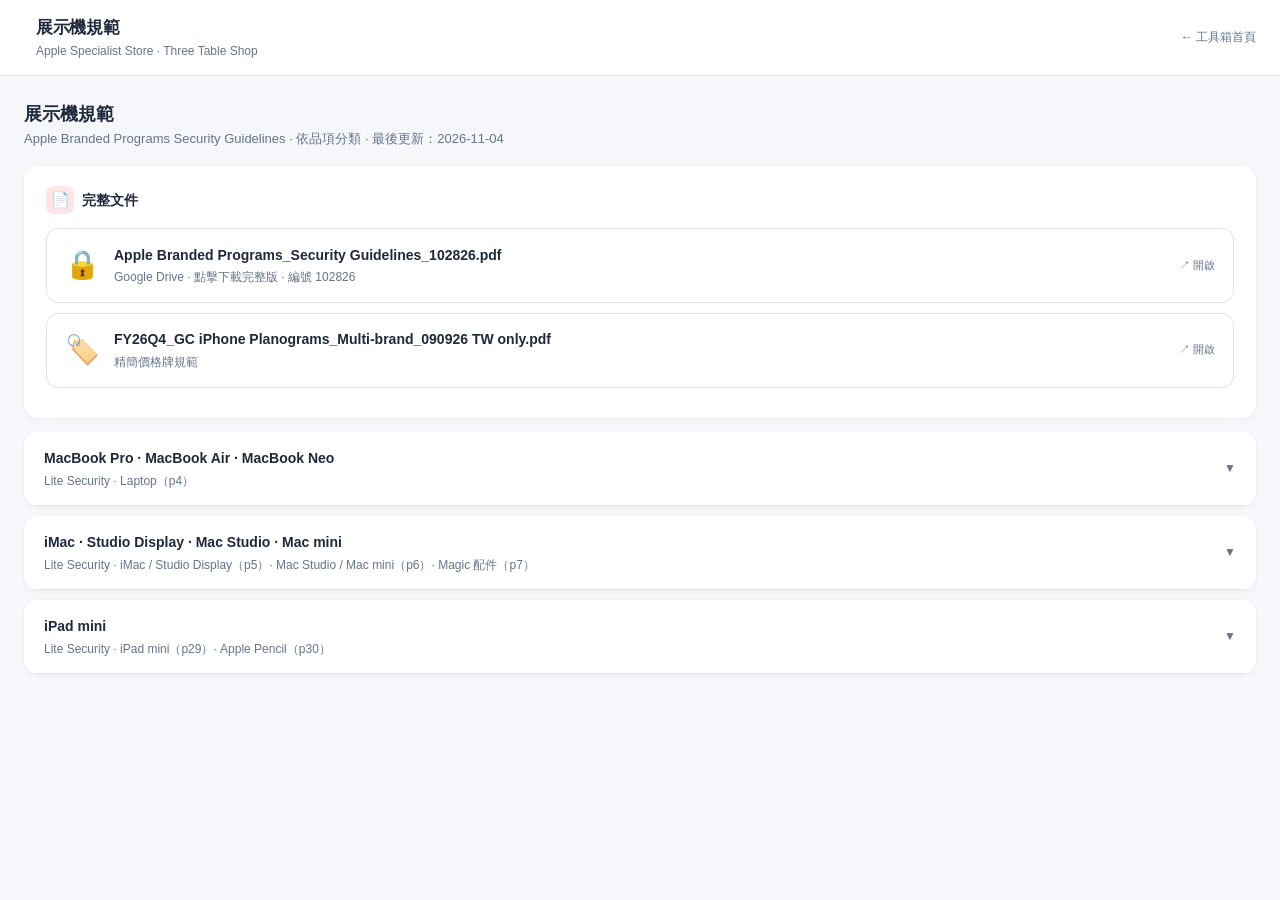
<file: security.html>
<!DOCTYPE html>
<html lang="zh-TW">
<head>
<meta charset="UTF-8">
<meta name="viewport" content="width=device-width, initial-scale=1.0">
<title>展示機規範</title>
<link rel="stylesheet" href="shared/style.css">
</head>
<body>

<div class="hdr">
  <div class="hdr-left">
    <span class="hdr-logo"></span>
    <div>
      <div class="hdr-title">展示機規範</div>
      <div class="hdr-sub">Apple Specialist Store · Three Table Shop</div>
    </div>
  </div>
  <a href="index.html" class="hdr-date" style="text-decoration:none">← 工具箱首頁</a>
</div>

<div class="main" id="mc"></div>

<script>
// 以「展示機品項」為單位分類（取代舊版依裝置大類分類），每筆對應 PDF 內特定頁碼區間
const SECURITY_ITEMS = [
  {
    key: 'mac-laptop',
    name: 'MacBook Pro · MacBook Air · MacBook Neo',
    sub: 'Lite Security · Laptop（p4）',
    img: 'security-img/mac-laptop.jpg',
  },
  {
    key: 'mac-desktop',
    name: 'iMac · Studio Display · Mac Studio · Mac mini',
    sub: 'Lite Security · iMac / Studio Display（p5）· Mac Studio / Mac mini（p6）· Magic 配件（p7）',
    img: 'security-img/mac-desktop.jpg',
  },
  {
    key: 'ipad-mini',
    name: 'iPad mini',
    sub: 'Lite Security · iPad mini（p29）· Apple Pencil（p30）',
    img: 'security-img/ipad-mini.jpg',
  },
  // ── 在此繼續新增其他展示機品項 ──
];

function toggleSecurity(key){
  const body = document.getElementById('sbody-' + key);
  const tog  = document.getElementById('stog-' + key);
  if(body.style.display === 'none'){
    body.style.display = 'block';
    tog.textContent = '▲';
  } else {
    body.style.display = 'none';
    tog.textContent = '▼';
  }
}

function renderSecurity(){
  const cards = SECURITY_ITEMS.map(item => `
    <div class="plan-card">
      <div class="plan-hdr" onclick="toggleSecurity('${item.key}')">
        <div>
          <span class="plan-label">${item.name}</span>
          <div style="font-size:12px;color:var(--gray);margin-top:2px">${item.sub}</div>
        </div>
        <span class="plan-toggle" id="stog-${item.key}">▼</span>
      </div>
      <div class="plan-body" id="sbody-${item.key}" style="display:none">
        <img src="${item.img}" style="width:100%;display:block" loading="lazy">
      </div>
    </div>
  `).join('');

  document.getElementById('mc').innerHTML = `
    <div class="sec-hdr">
      <div>
        <div class="sec-title">展示機規範</div>
        <div class="sec-sub">Apple Branded Programs Security Guidelines · 依品項分類 · 最後更新：2026-11-04</div>
      </div>
    </div>
    <div class="card" style="margin-bottom:14px">
      <div class="card-title"><span class="card-title-icon" style="background:var(--red-bg)">📄</span>完整文件</div>
      <a class="file-card" href="https://drive.google.com/file/d/1OkTYTohbd5NubHgbgq5E4NhBD7xb_fup/view?usp=sharing" target="_blank">
        <span class="file-icon">🔒</span>
        <div class="file-info">
          <div class="file-name">Apple Branded Programs_Security Guidelines_102826.pdf</div>
          <div class="file-desc">Google Drive · 點擊下載完整版 · 編號 102826</div>
        </div>
        <span class="file-size">↗ 開啟</span>
      </a>
      <a class="file-card" href="https://drive.google.com/file/d/1d_49rKSen2djeYs6fxckb--TRsffAnr_/view?usp=sharing" target="_blank" style="margin-top:8px">
        <span class="file-icon">🏷️</span>
        <div class="file-info">
          <div class="file-name">FY26Q4_GC iPhone Planograms_Multi-brand_090926 TW only.pdf</div>
          <div class="file-desc">精簡價格牌規範</div>
        </div>
        <span class="file-size">↗ 開啟</span>
      </a>
    </div>
    ${cards}
  `;
}

renderSecurity();
</script>
</body>
</html>
</file>
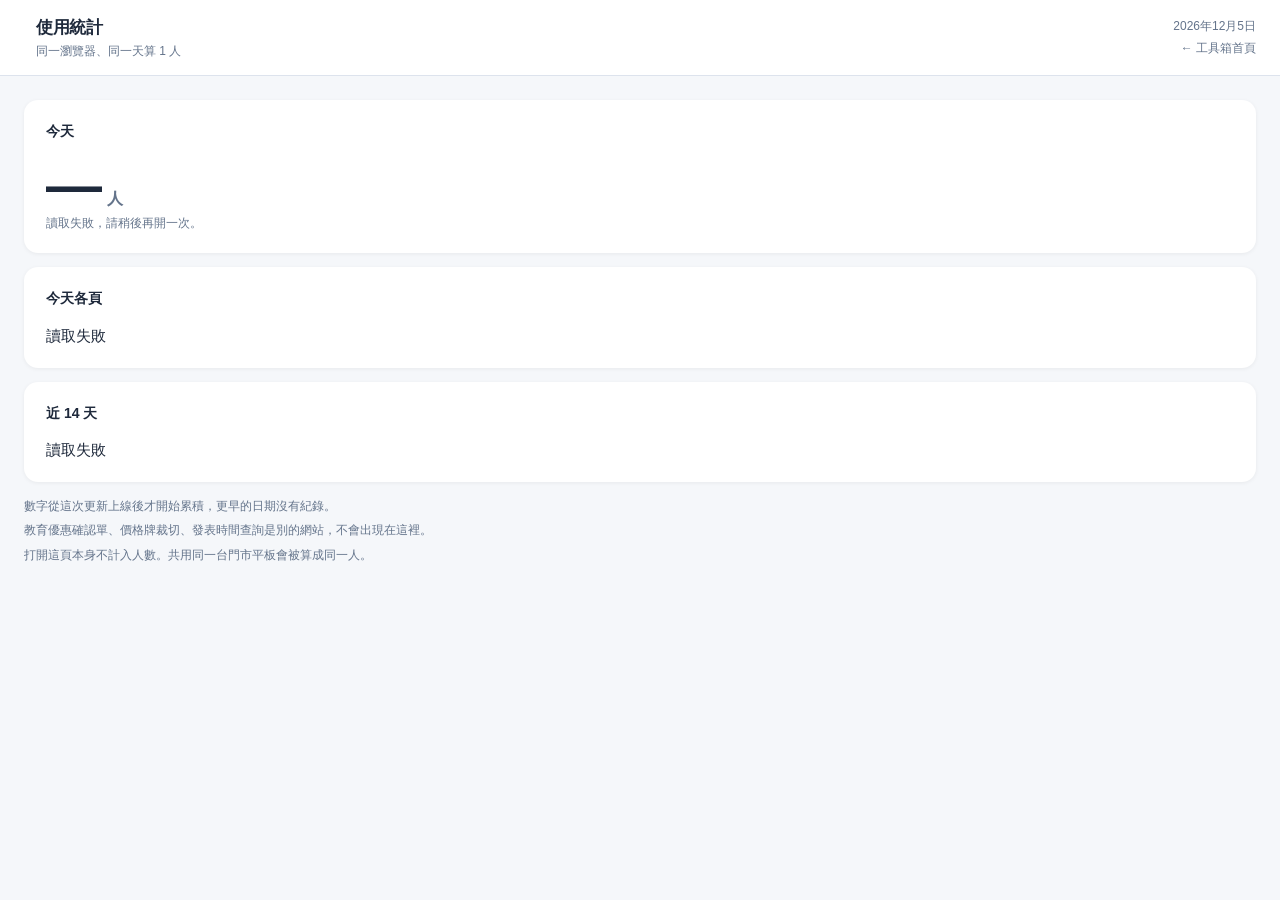
<file: stats.html>
<!DOCTYPE html>
<html lang="zh-TW">
<head>
<meta charset="UTF-8">
<meta name="viewport" content="width=device-width, initial-scale=1.0">
<title>使用統計</title>
<link rel="stylesheet" href="shared/style.css">
<style>
.stat-hero{font-size:56px;font-weight:700;letter-spacing:-1.5px;line-height:1}
.stat-unit{font-size:16px;font-weight:600;color:var(--gray);margin-left:6px}
.stat-row{display:grid;grid-template-columns:92px 1fr 36px;gap:10px;align-items:center;margin:7px 0}
.stat-label{font-size:13px;color:var(--gray)}
.stat-track{height:8px;background:var(--light);border-radius:99px;overflow:hidden}
.stat-bar{height:100%;background:var(--blue);border-radius:99px;width:0}
.stat-num{text-align:right;font-variant-numeric:tabular-nums;font-weight:650}
.stat-note{font-size:12px;color:var(--gray);line-height:1.7}
.stat-note + .stat-note{margin-top:4px}
</style>
</head>
<body>

<div class="hdr">
  <div class="hdr-left">
    <span class="hdr-logo"></span>
    <div>
      <div class="hdr-title">使用統計</div>
      <div class="hdr-sub">同一瀏覽器、同一天算 1 人</div>
    </div>
  </div>
  <div class="hdr-right">
    <span class="hdr-date" id="today-date"></span>
    <a href="index.html" class="hdr-date" style="text-decoration:none">← 工具箱首頁</a>
  </div>
</div>

<div class="main">
  <div class="card">
    <div class="card-title">今天</div>
    <div><span class="stat-hero" id="today-count">—</span><span class="stat-unit">人</span></div>
    <p class="stat-note" id="today-note">讀取中</p>
  </div>

  <div class="card">
    <div class="card-title">今天各頁</div>
    <div id="pages">讀取中</div>
  </div>

  <div class="card">
    <div class="card-title">近 14 天</div>
    <div id="days">讀取中</div>
  </div>

  <p class="stat-note">數字從這次更新上線後才開始累積，更早的日期沒有紀錄。</p>
  <p class="stat-note">教育優惠確認單、價格牌裁切、發表時間查詢是別的網站，不會出現在這裡。</p>
  <p class="stat-note">打開這頁本身不計入人數。共用同一台門市平板會被算成同一人。</p>
</div>

<script src="shared/usage.js"></script>
<script>
(function () {
  var U = window.ToolboxUsage;
  var today = U.taipeiDay(new Date());
  document.getElementById('today-date').textContent =
    new Date().toLocaleDateString('zh-TW', { timeZone: 'Asia/Taipei', year: 'numeric', month: 'long', day: 'numeric' });

  function sleep(ms) {
    return new Promise(function (resolve) { setTimeout(resolve, ms); });
  }

  function readCount(key) {
    return fetch(U.counterUrl('get', key), { method: 'GET', mode: 'cors' }).then(function (res) {
      if (res.status === 404) return 0;
      if (!res.ok) throw new Error('status ' + res.status);
      return res.json().then(function (data) {
        return typeof data.value === 'number' ? data.value : 0;
      });
    });
  }

  function readAll(keys) {
    var out = [];
    var i = 0;
    function next() {
      if (i >= keys.length) return Promise.resolve(out);
      var key = keys[i];
      i += 1;
      return readCount(key).then(function (value) {
        out.push(value);
        return sleep(360);
      }).then(next);
    }
    return next();
  }

  function rows(target, items, max) {
    var peak = Math.max.apply(null, [1].concat(items.map(function (item) { return item.value; })));
    target.innerHTML = '';
    if (!items.length) {
      target.textContent = '沒有頁面資料';
      return;
    }
    items.forEach(function (item) {
      var row = document.createElement('div');
      row.className = 'stat-row';
      var label = document.createElement('div');
      label.className = 'stat-label';
      label.textContent = item.label;
      var track = document.createElement('div');
      track.className = 'stat-track';
      var bar = document.createElement('div');
      bar.className = 'stat-bar';
      bar.style.width = Math.round((item.value / (max || peak)) * 100) + '%';
      track.appendChild(bar);
      var num = document.createElement('div');
      num.className = 'stat-num';
      num.textContent = String(item.value);
      row.appendChild(label);
      row.appendChild(track);
      row.appendChild(num);
      target.appendChild(row);
    });
  }

  function fail(err) {
    document.getElementById('today-count').textContent = '—';
    document.getElementById('today-note').textContent = '讀取失敗，請稍後再開一次。';
    document.getElementById('pages').textContent = '讀取失敗';
    document.getElementById('days').textContent = '讀取失敗';
  }

  var dayKeys = U.recentDays(new Date(), 14);
  var pageKeys = U.PAGES.map(function (pair) { return today + '__' + pair[0]; });

  readAll([today].concat(pageKeys).concat(dayKeys)).then(function (values) {
    var todayValue = values[0];
    var pageValues = values.slice(1, 1 + U.PAGES.length);
    var dayValues = values.slice(1 + U.PAGES.length);
    document.getElementById('today-count').textContent = String(todayValue);
    document.getElementById('today-note').textContent = todayValue
      ? '今天到目前為止的不同瀏覽器數。'
      : '今天還沒有人進來，或這次更新還沒套用到正式站。';
    rows(document.getElementById('pages'), U.PAGES.map(function (pair, index) {
      return { label: pair[1], value: pageValues[index] };
    }));
    rows(document.getElementById('days'), dayKeys.map(function (day, index) {
      var parts = day.split('-');
      return { label: parts[1] + '/' + parts[2], value: dayValues[index] };
    }));
  }).catch(fail);
})();
</script>
</body>
</html>
</file>
<file: shared/style.css>
:root {
  --bg: #f5f7fa;
  --white: #ffffff;
  --text: #1e293b;
  --gray: #64748b;
  --border: #dde3ed;
  --light: #f1f5f9;
  --blue: #0071e3;
  --blue-bg: #e8f2ff;
  --green: #059669;
  --green-bg: #d1fae5;
  --red: #e11d48;
  --red-bg: #ffe4e6;
  --orange: #d97706;
  --orange-bg: #fef3c7;
  --purple: #7c3aed;
  --purple-bg: #ede9fe;
}
*{box-sizing:border-box;margin:0;padding:0}
body{font-family:-apple-system,BlinkMacSystemFont,"SF Pro Text","Helvetica Neue",sans-serif;background:var(--bg);color:var(--text);font-size:15px;line-height:1.6}

/* Header */
.hdr{background:rgba(255,255,255,.92);backdrop-filter:blur(20px);-webkit-backdrop-filter:blur(20px);border-bottom:1px solid var(--border);padding:14px 24px;display:flex;align-items:center;justify-content:space-between;position:sticky;top:0;z-index:100}
.hdr-left{display:flex;align-items:center;gap:12px}
.hdr-logo{font-size:22px;line-height:1}
.hdr-title{font-size:17px;font-weight:700;letter-spacing:-.3px}
.hdr-sub{font-size:12px;color:var(--gray);margin-top:1px}
.hdr-date{font-size:12px;color:var(--gray)}
.hdr-right{display:flex;flex-direction:column;align-items:flex-end;gap:3px}
.hdr-updated{font-size:11px;color:var(--gray)}

/* Main */
.main{max-width:1600px;margin:0 auto;padding:24px 24px 60px}

/* Section header */
.sec-hdr{display:flex;align-items:center;gap:10px;margin-bottom:16px}
.sec-title{font-size:18px;font-weight:700}
.sec-sub{font-size:13px;color:var(--gray)}

/* Cards */
.card{background:var(--white);border-radius:14px;padding:20px 22px;box-shadow:0 1px 4px rgba(0,0,0,.06);margin-bottom:14px}
.card-title{font-size:14px;font-weight:700;margin-bottom:14px;display:flex;align-items:center;gap:8px}
.card-title-icon{width:28px;height:28px;border-radius:8px;display:flex;align-items:center;justify-content:center;font-size:15px;flex-shrink:0}

/* Badge */
.badge{display:inline-flex;align-items:center;gap:4px;padding:3px 9px;border-radius:6px;font-size:12px;font-weight:600}
.badge-green{background:var(--green-bg);color:var(--green)}
.badge-red{background:var(--red-bg);color:var(--red)}
.badge-blue{background:var(--blue-bg);color:var(--blue)}
.badge-orange{background:var(--orange-bg);color:var(--orange)}
.badge-gray{background:var(--light);color:var(--gray)}

/* File card (used by security.html Google Drive link) */
.file-card{display:flex;align-items:center;gap:14px;padding:14px 18px;background:var(--white);border-radius:12px;border:1.5px solid var(--border);margin-bottom:10px;text-decoration:none;color:var(--text);transition:border-color .13s}
.file-card:hover{border-color:var(--blue)}
.file-icon{font-size:28px;flex-shrink:0}
.file-info{flex:1}
.file-name{font-size:14px;font-weight:600}
.file-desc{font-size:12px;color:var(--gray);margin-top:2px}
.file-size{font-size:11px;color:var(--gray);flex-shrink:0}

/* Planogram / expandable image cards */
.plan-card{background:var(--white);border-radius:14px;overflow:hidden;box-shadow:0 1px 4px rgba(0,0,0,.06);margin-bottom:10px}
.plan-hdr{display:flex;align-items:center;justify-content:space-between;padding:14px 20px;cursor:pointer;user-select:none;border-bottom:1px solid var(--border)}
.plan-hdr:hover{background:var(--light)}
.plan-label{font-size:14px;font-weight:700}
.plan-toggle{font-size:12px;color:var(--gray)}
.plan-body{padding:0}
.plan-img{width:100%;display:block;image-rendering:auto}
.plan-ctrl{display:flex;align-items:center;gap:8px;margin-bottom:14px}
.plan-ctrl label{font-size:12px;font-weight:600;color:var(--gray)}
.plan-ctrl select{padding:6px 12px;border-radius:20px;border:1.5px solid var(--border);background:var(--white);color:var(--text);font-size:12px;font-weight:600;font-family:inherit;cursor:pointer}
.btn-sm{padding:6px 14px;border-radius:20px;border:1.5px solid var(--border);background:var(--white);color:var(--text);font-size:12px;font-weight:600;cursor:pointer;font-family:inherit;transition:all .13s}
.btn-sm:hover{background:var(--light)}

.empty{text-align:center;padding:40px;color:var(--gray);font-size:14px}

.upload-overlay{position:fixed;inset:0;background:rgba(0,0,0,.4);display:flex;align-items:center;justify-content:center;z-index:200;padding:20px}
.upload-modal{background:var(--white);border-radius:16px;padding:24px;max-width:560px;width:100%;max-height:85vh;overflow-y:auto}
.upload-modal-title{font-size:15px;font-weight:700;margin-bottom:16px}
.upload-row{display:flex;flex-direction:column;gap:6px;margin-bottom:12px}
.upload-row label{font-size:12px;font-weight:600;color:var(--gray)}
.upload-row input[type="password"]{padding:10px 12px;border-radius:10px;border:1.5px solid var(--border);font-size:14px;font-family:inherit}
.upload-msg{font-size:12px;color:var(--gray);min-height:16px;margin-bottom:10px}
.upload-slot{display:flex;align-items:center;justify-content:space-between;gap:10px;padding:10px 0;border-bottom:1px solid var(--light)}
.upload-slot-label{font-size:12.5px;flex:1}
.upload-slot input[type="file"]{font-size:11px;max-width:150px}
.upload-thumb{width:64px;height:64px;object-fit:cover;border-radius:8px;border:1px solid var(--border);flex-shrink:0}
.upload-zone-input{flex:1;padding:8px 10px;border-radius:8px;border:1.5px solid var(--border);font-size:12.5px;font-family:inherit}
.upload-skip-label{font-size:11px;color:var(--gray);display:flex;align-items:center;gap:4px;flex-shrink:0;white-space:nowrap}
.upload-actions{display:flex;justify-content:flex-end;gap:8px;margin-top:14px}
.search-thead-th{background:var(--light)}

/* Entry page (toolbox home) */
.entry-grid{display:grid;grid-template-columns:repeat(auto-fill,minmax(260px,1fr));gap:16px}
.entry-card{display:block;background:var(--white);border-radius:16px;padding:22px;box-shadow:0 1px 4px rgba(0,0,0,.06);text-decoration:none;color:var(--text);border:1.5px solid transparent;transition:all .15s}
.entry-card:hover{border-color:var(--blue);transform:translateY(-2px)}
.entry-icon{font-size:30px;margin-bottom:12px}
.entry-title{font-size:16px;font-weight:700;margin-bottom:6px}
.entry-desc{font-size:13px;color:var(--gray);line-height:1.5}
.entry-date{font-size:11.5px;color:var(--gray);opacity:.8;margin-top:8px}

@media(max-width:768px){.main{padding:14px 12px 60px}.hdr{padding:12px 14px}.two-col-grid{grid-template-columns:1fr!important}}

/* Search results table -> stacked cards on narrow screens (手機閱讀性) */
@media(max-width:700px){
  .search-table-wrap{overflow:visible!important}
  .search-table thead{display:none!important}
  .search-table,.search-table tbody{display:block!important;width:100%!important}
  .search-table tr.search-row{display:block!important;width:100%!important;border:1px solid var(--border);border-radius:12px;margin:0 2px 12px;box-shadow:0 1px 3px rgba(0,0,0,.05);overflow:hidden;background:var(--white)!important}
  .search-table tr.search-group-row{display:block!important;width:100%!important;border:none;box-shadow:none;margin:18px 2px 8px;background:transparent!important}
  .search-table tr.search-group-row td{display:block!important;padding:4px 2px!important}
  .search-table tr.search-row td{display:flex!important;justify-content:space-between;align-items:center;gap:14px;width:100%!important;padding:11px 14px!important;border-bottom:1px solid var(--light);white-space:normal!important}
  .search-table tr.search-row td:last-child{border-bottom:none}
  .search-table tr.search-row td[data-label]::before{content:attr(data-label);font-size:11px;font-weight:700;color:var(--gray);text-transform:uppercase;letter-spacing:.4px;flex-shrink:0}
  .search-table tr.search-row td[data-label="貨號"]{font-size:17px}
  .search-table tr.search-row td[data-label="活動折扣"]{max-width:none!important;width:auto!important}
}
</file>
